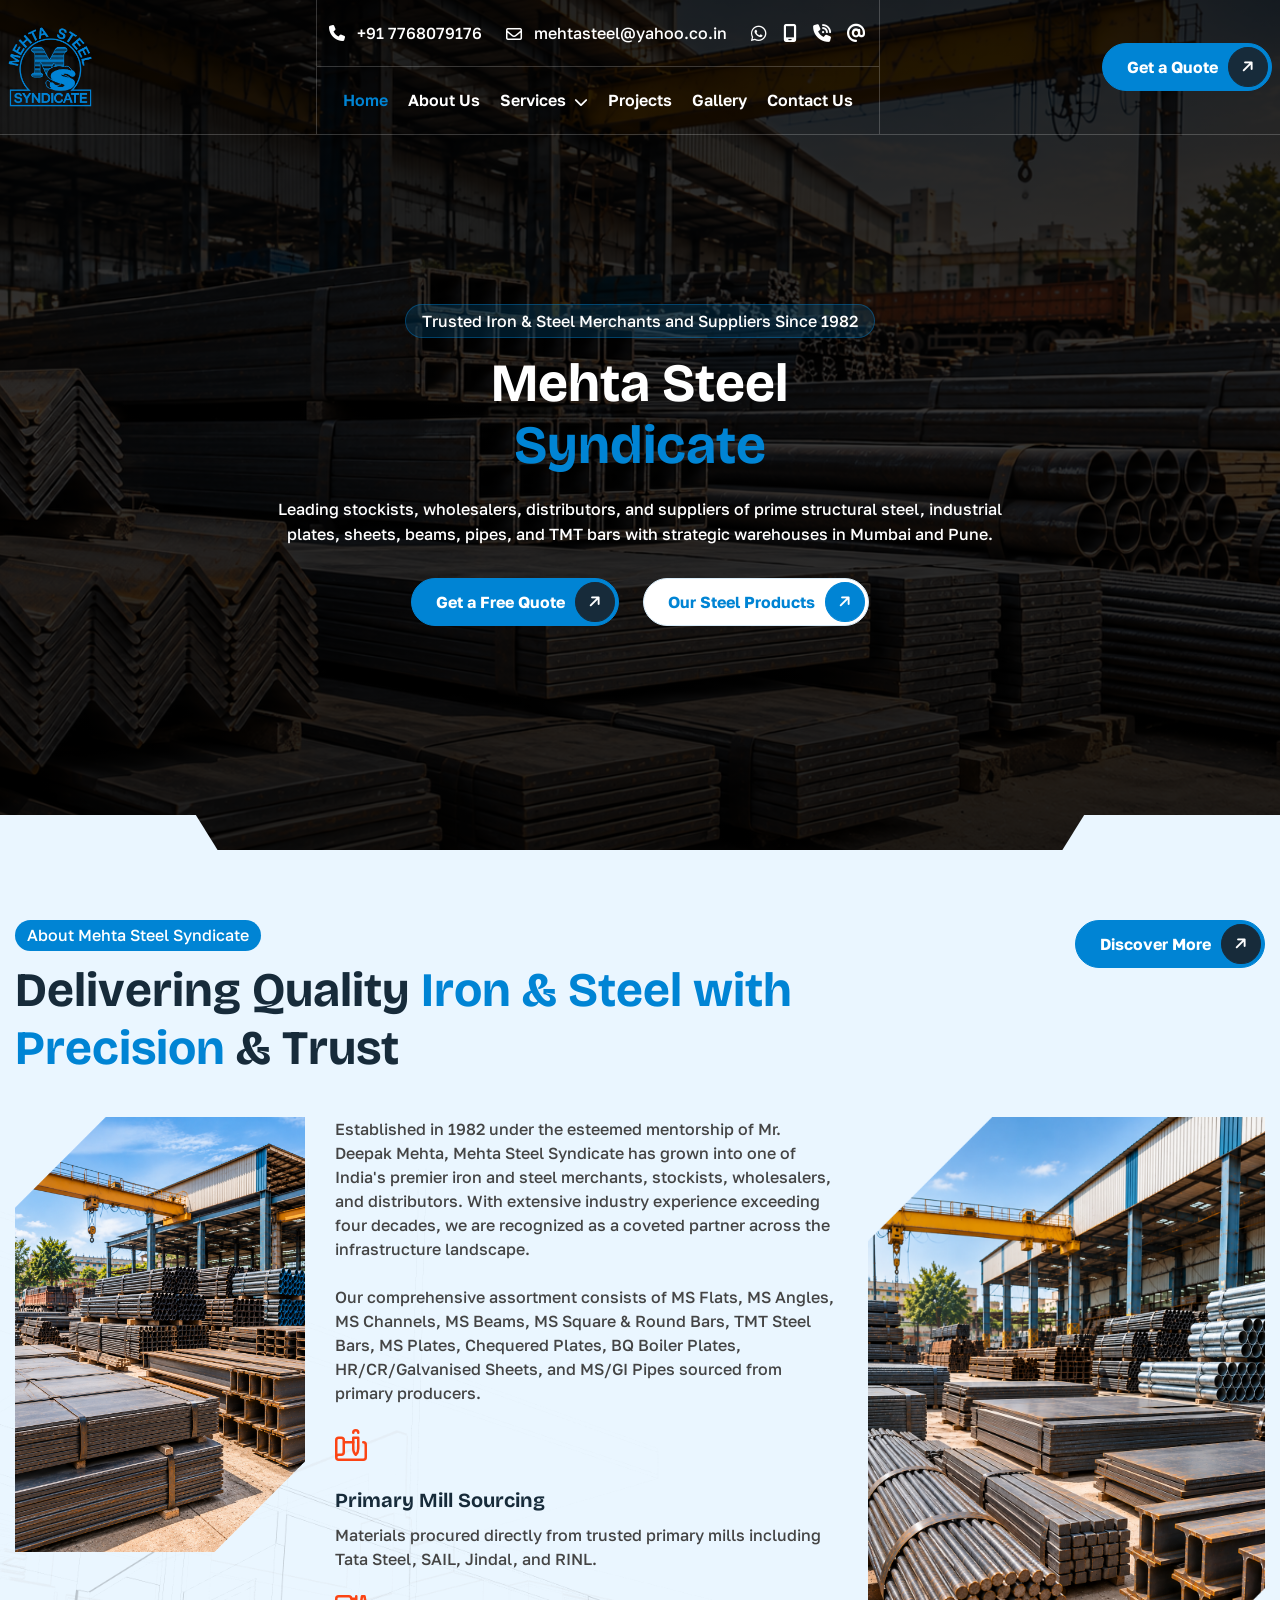
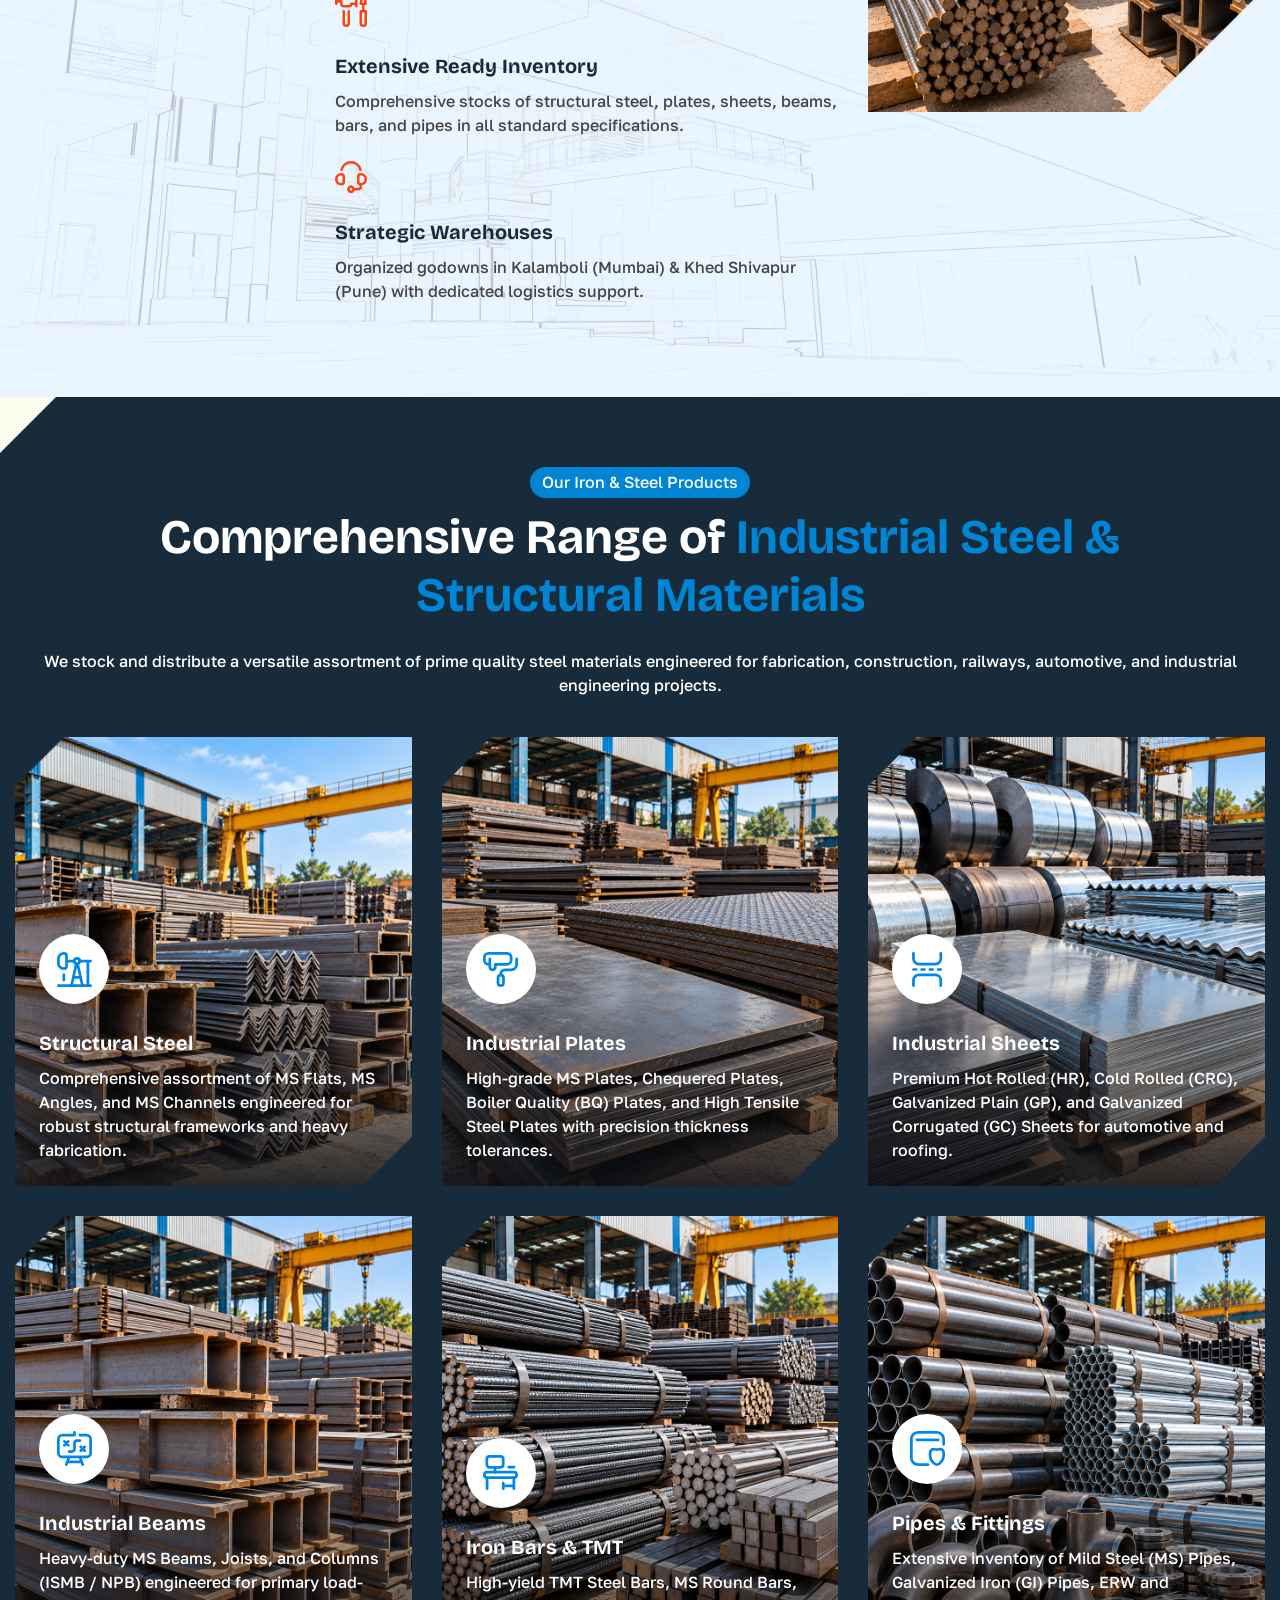
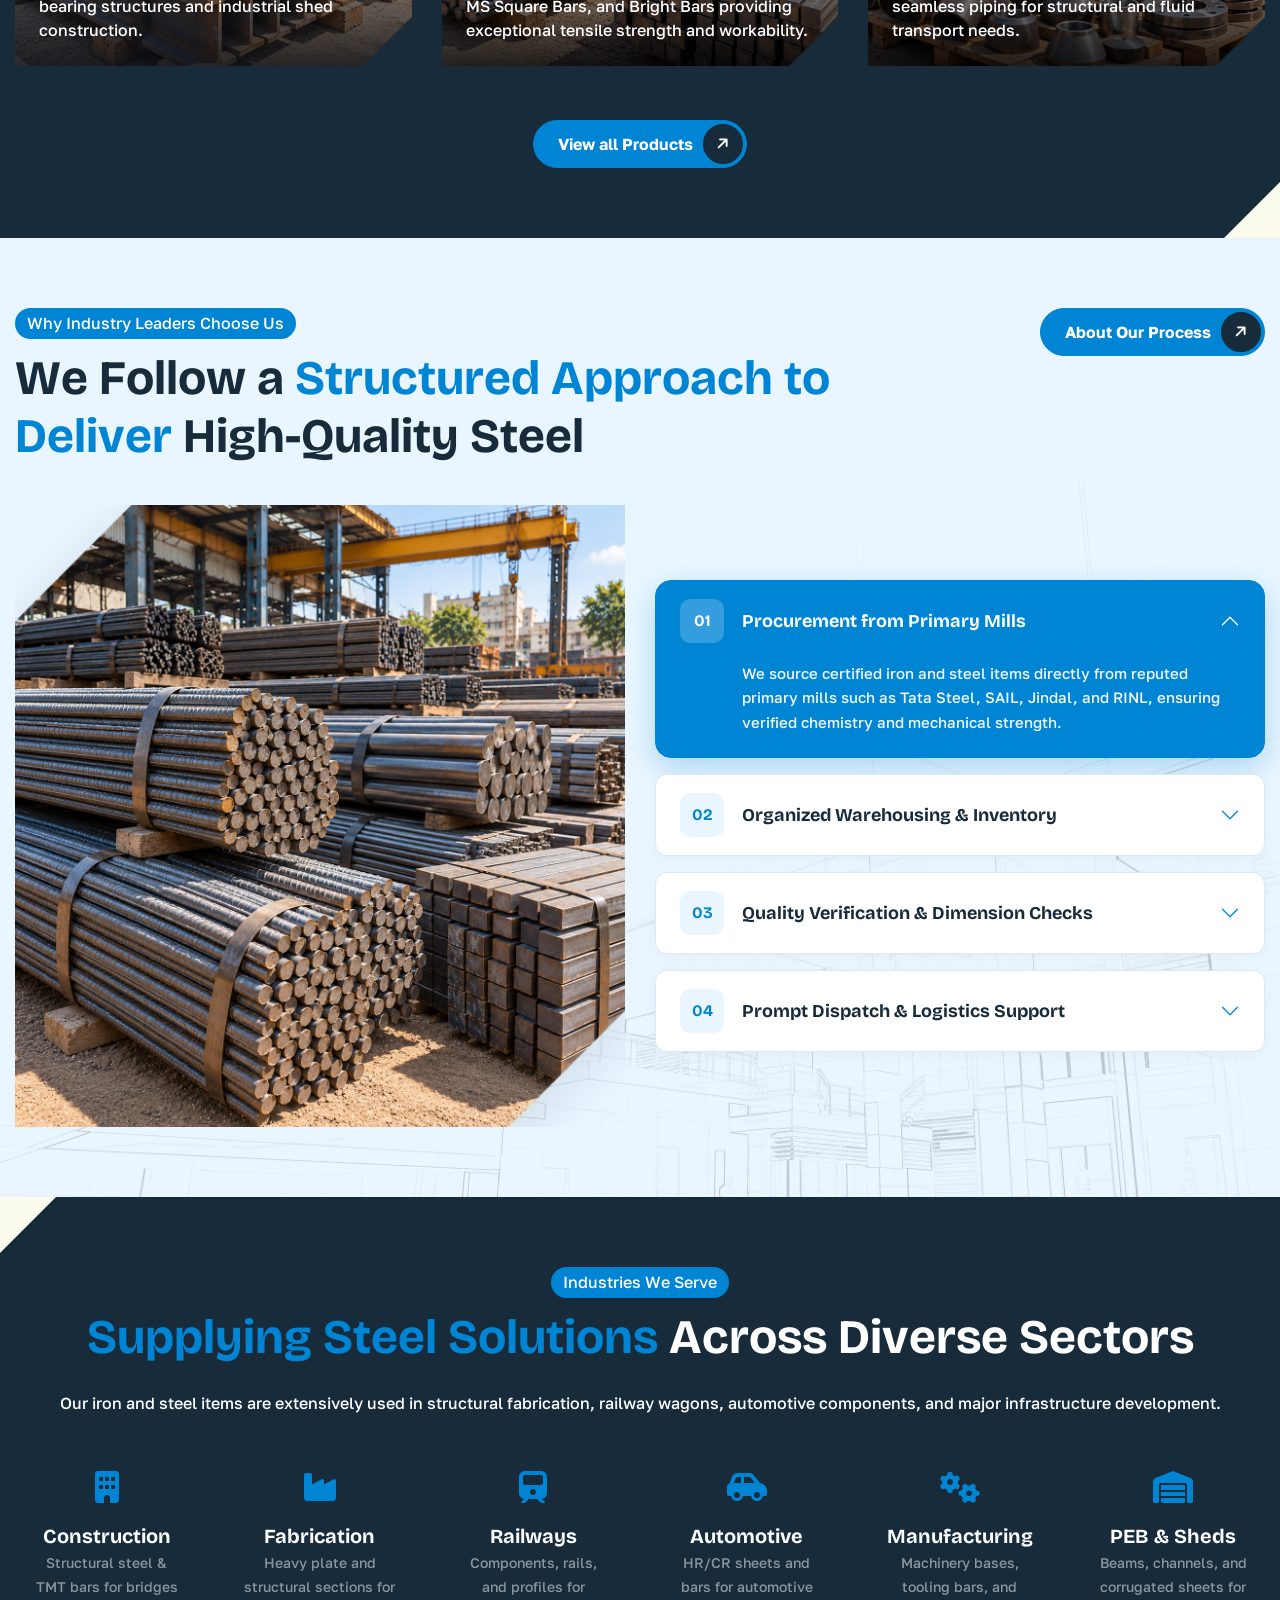
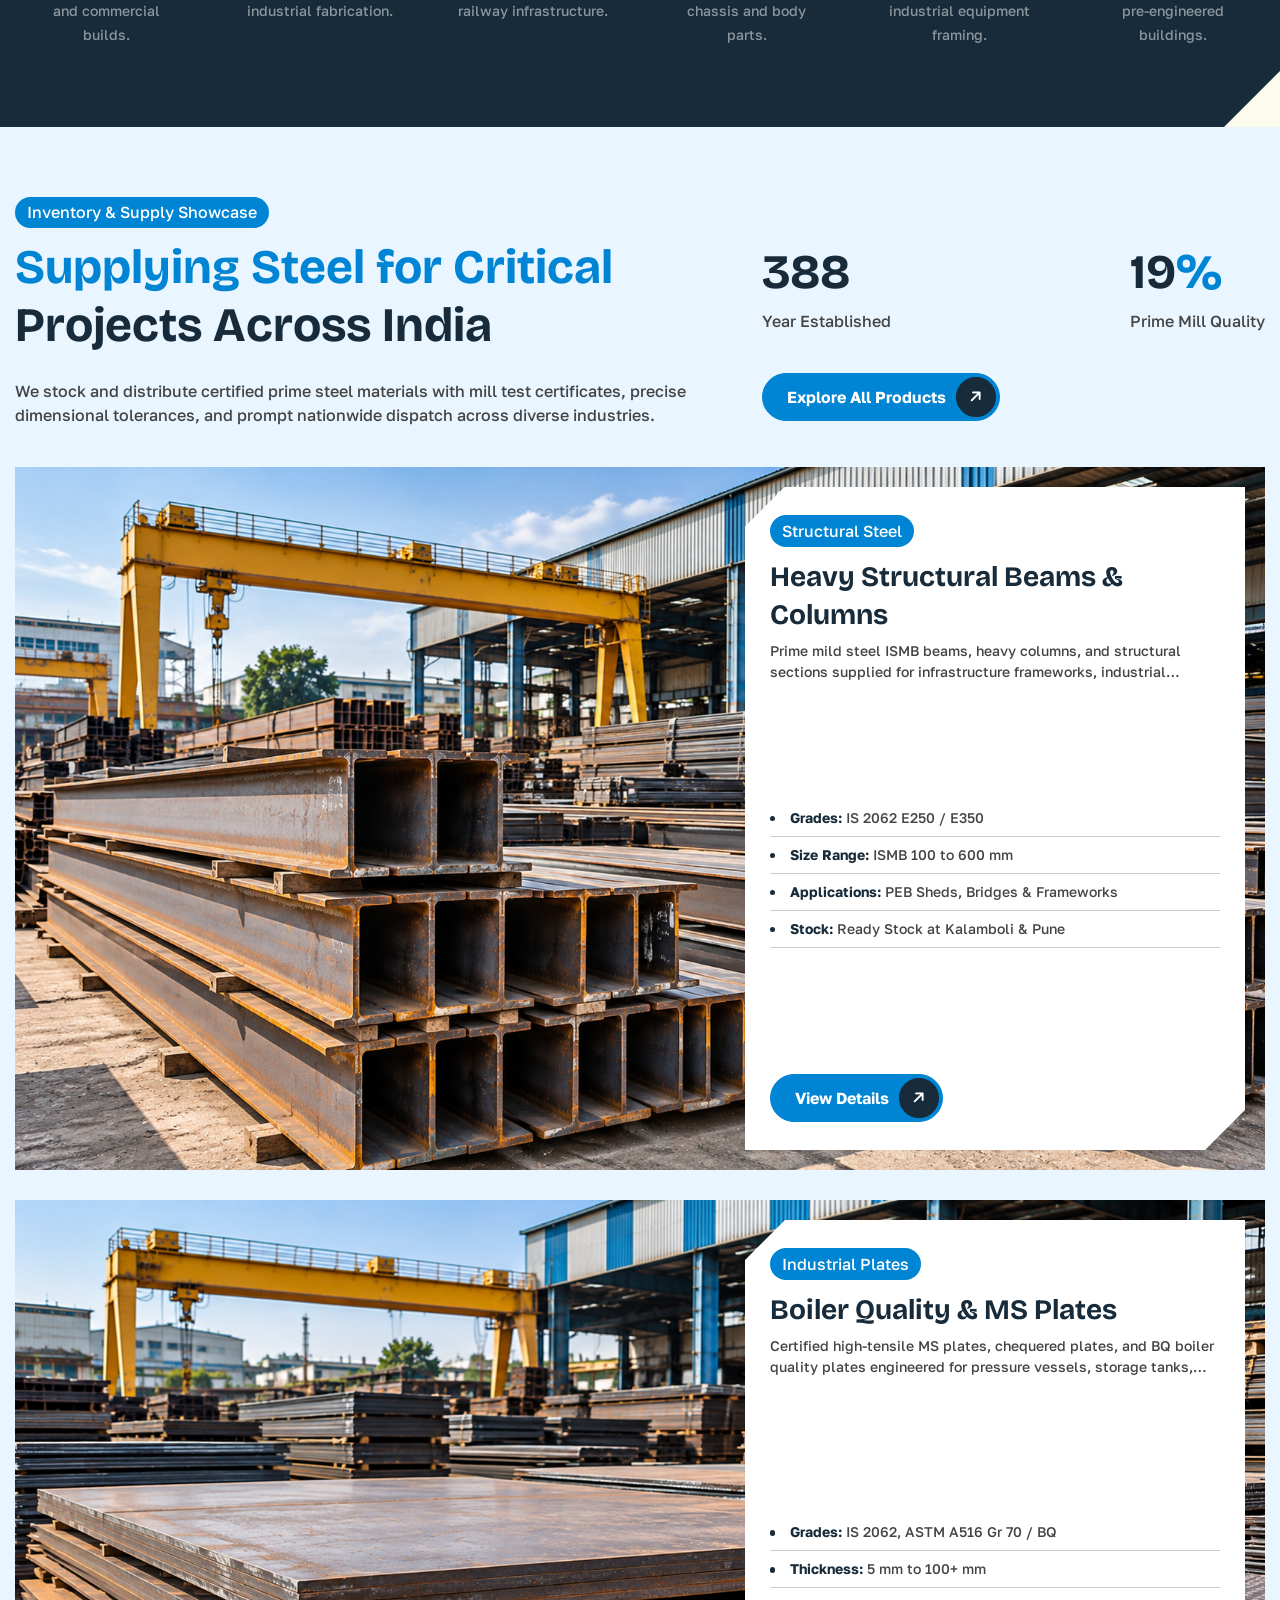
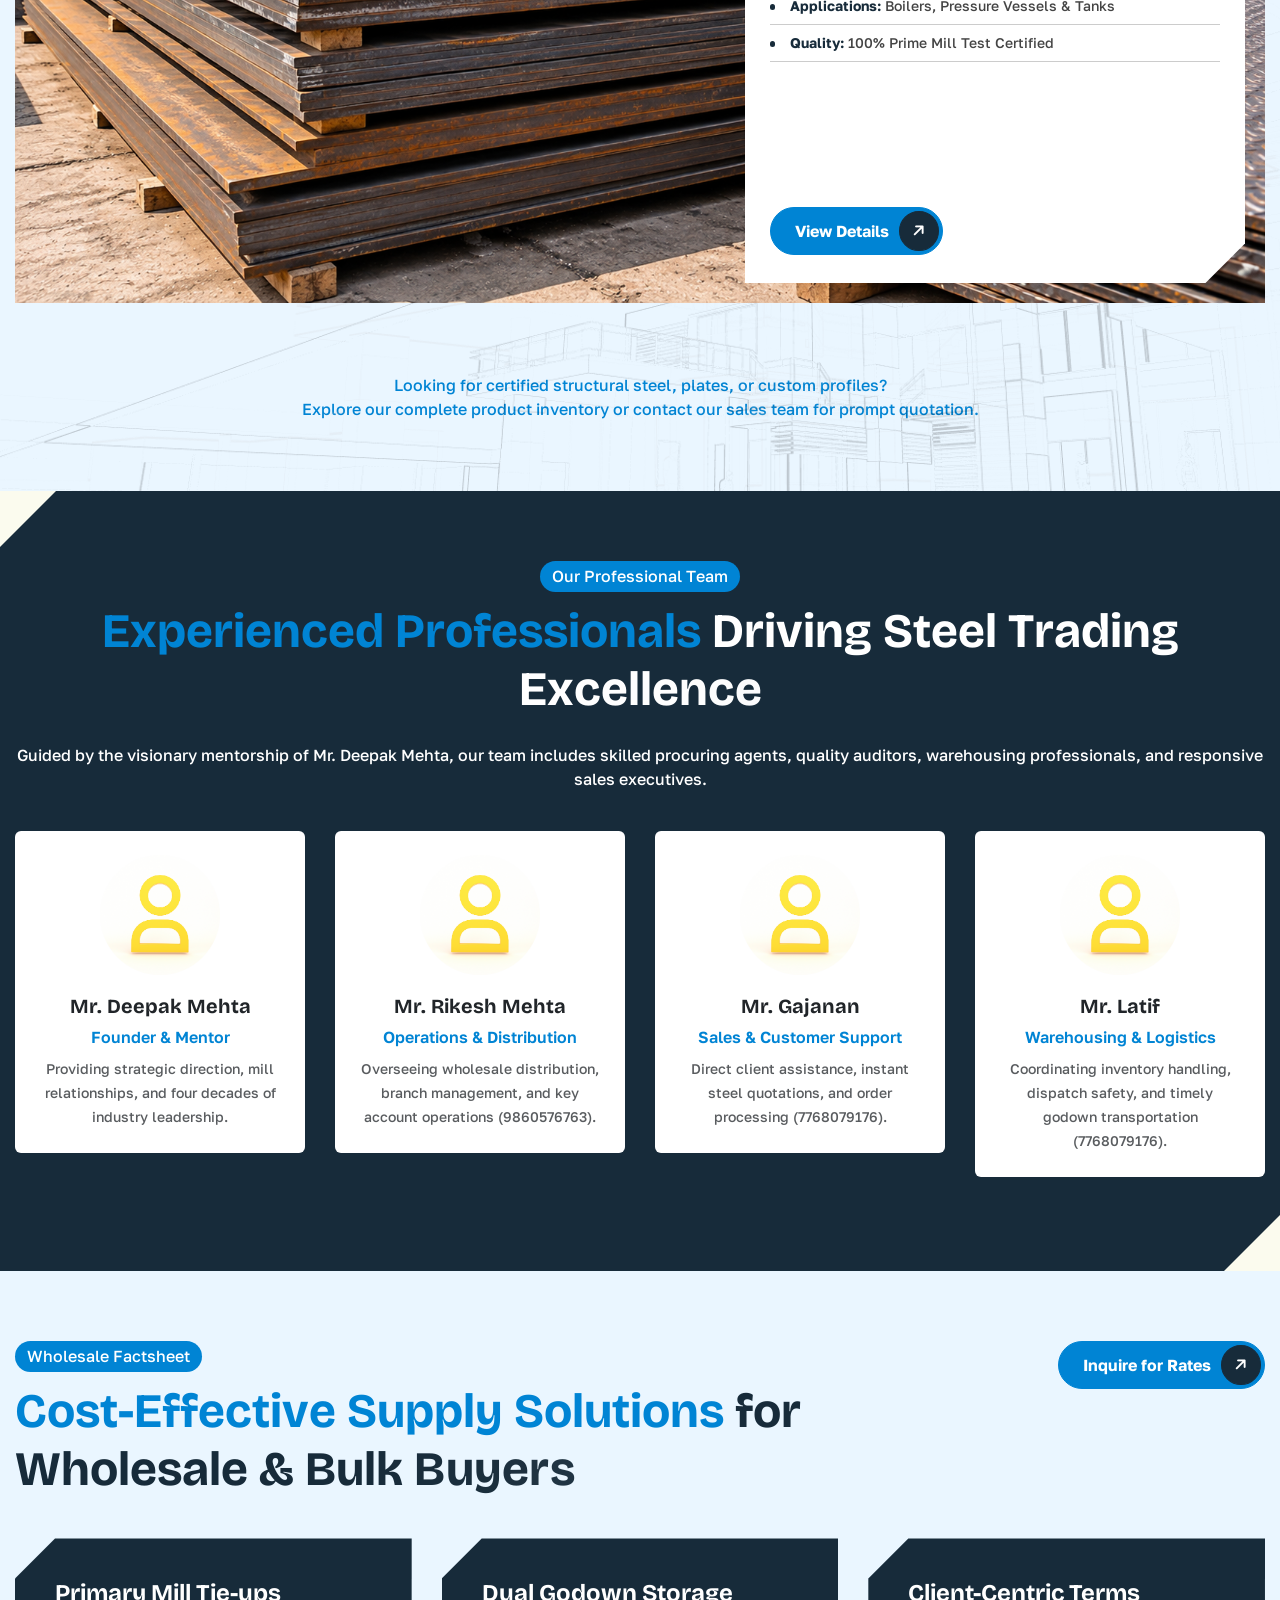
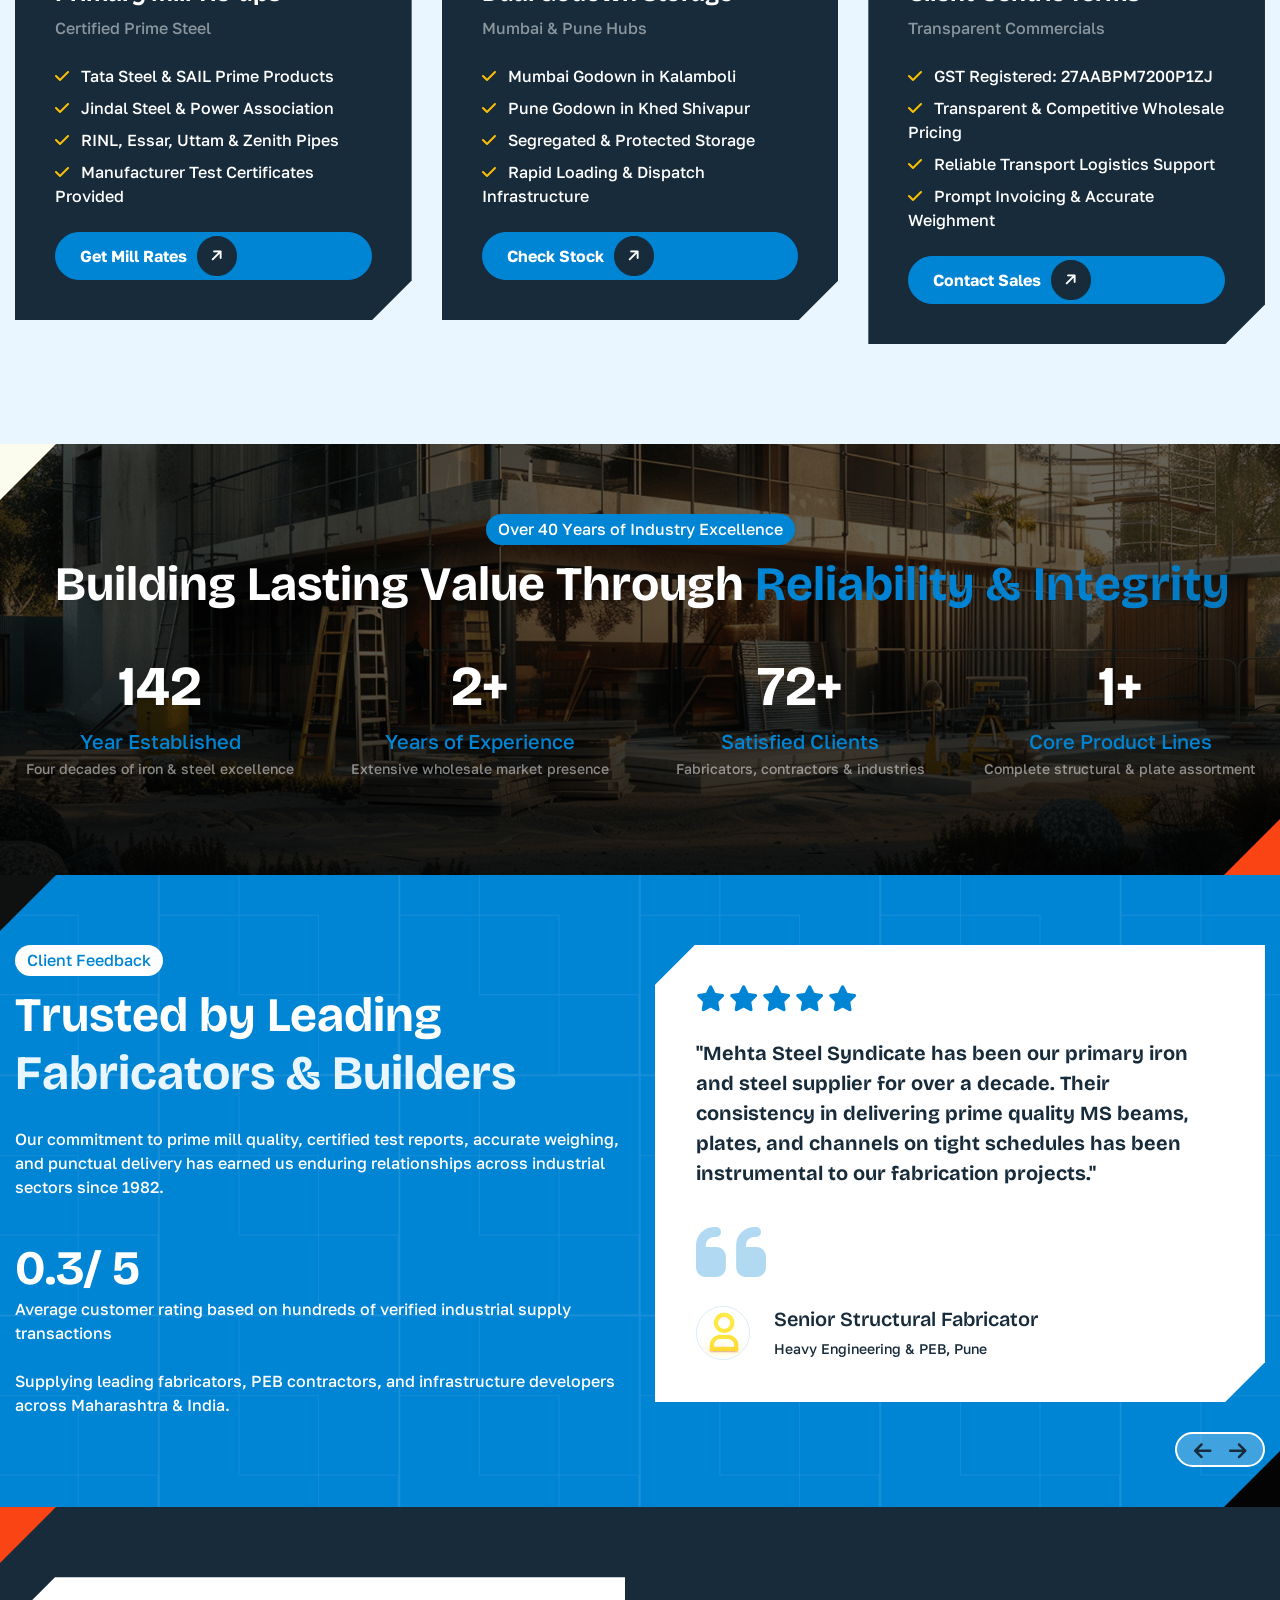
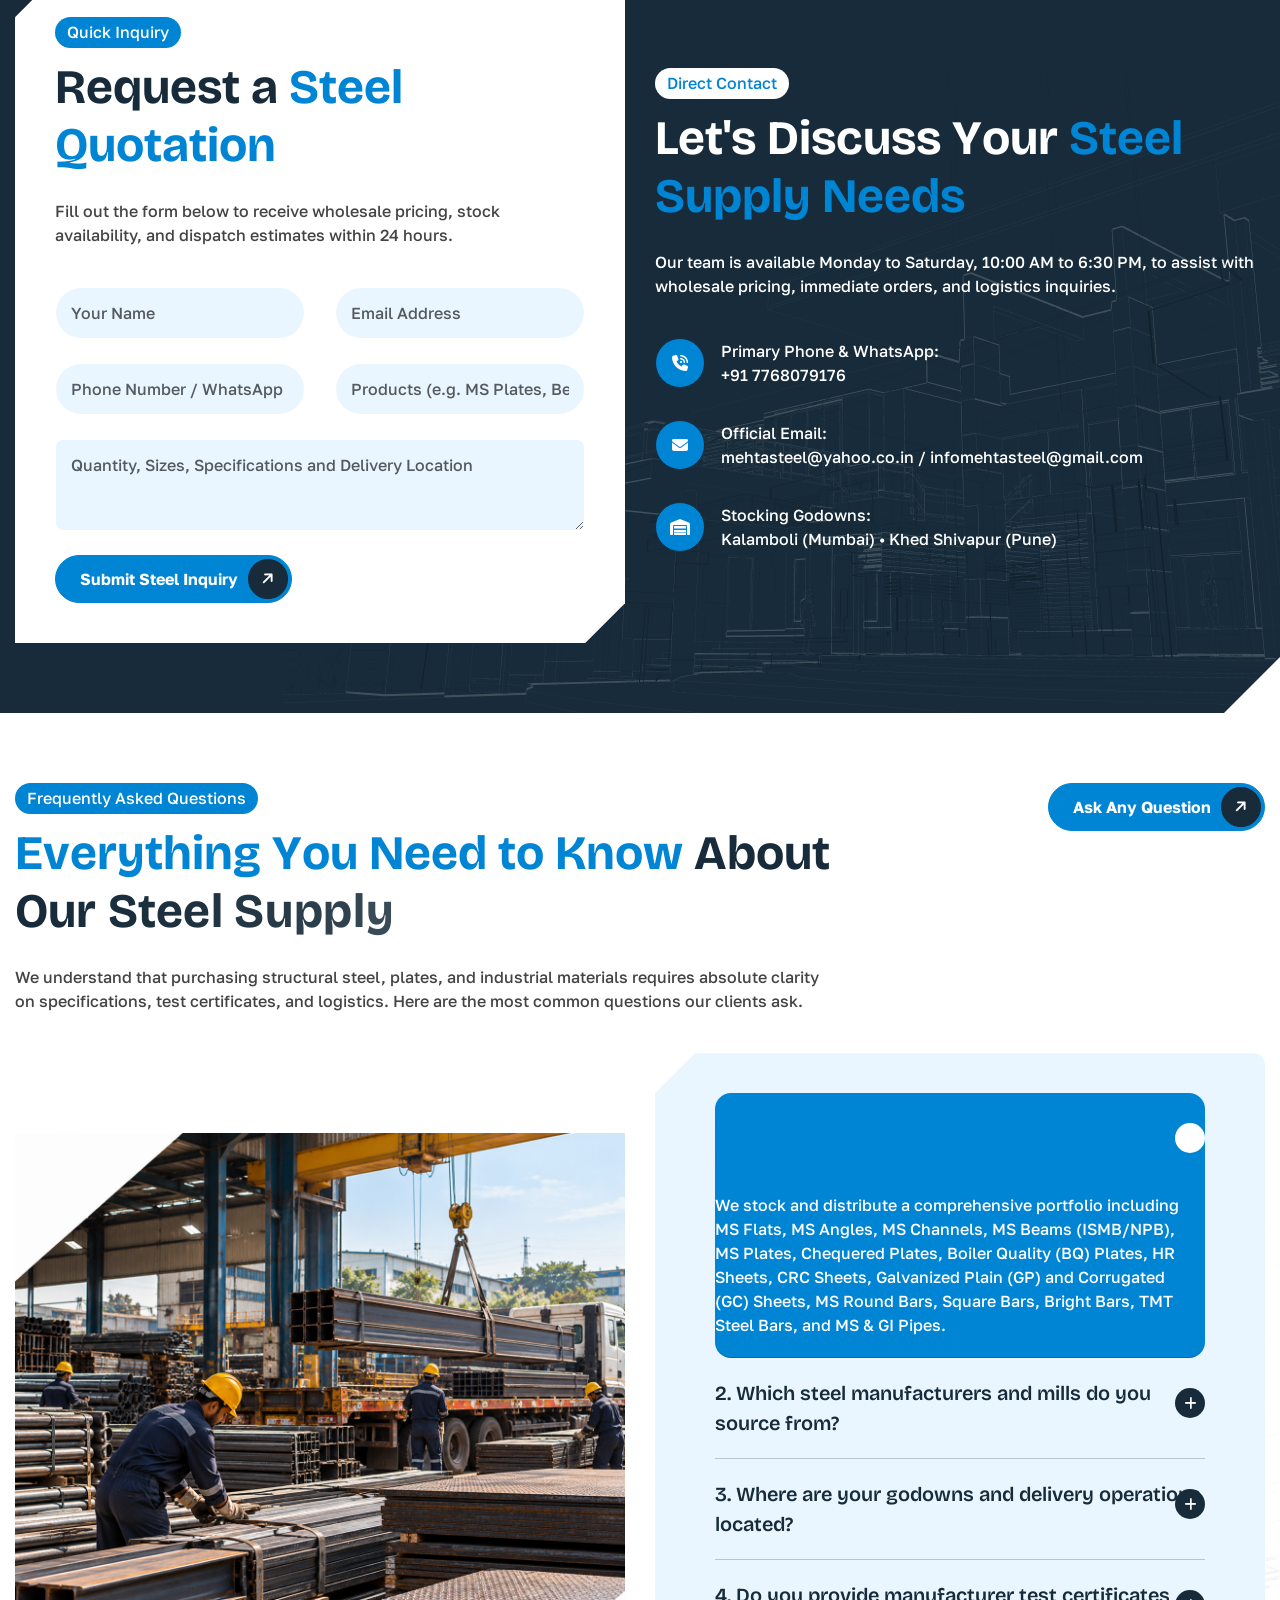
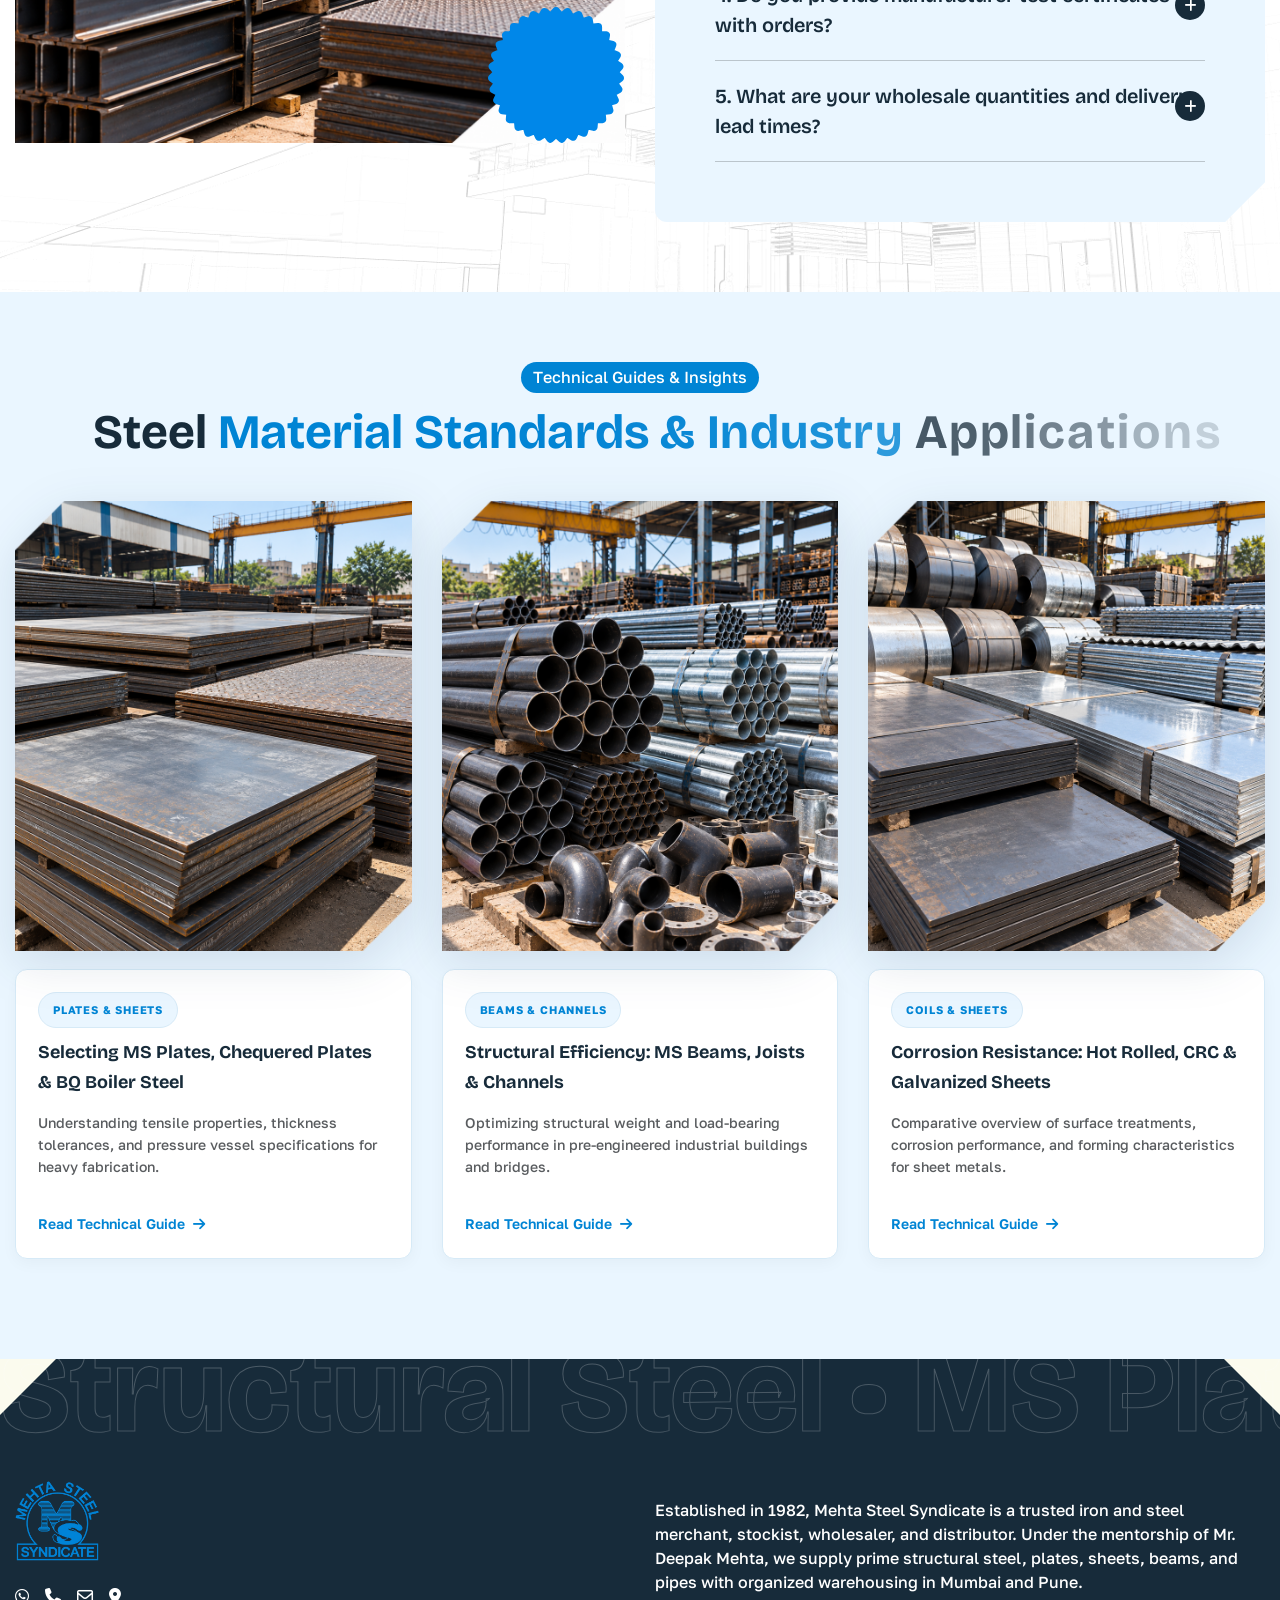
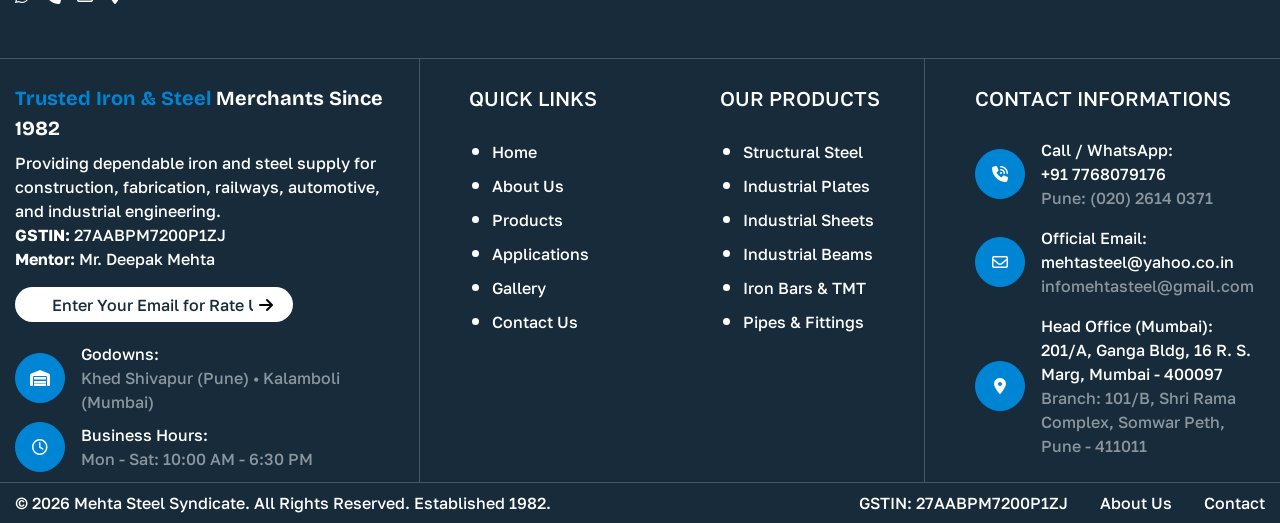
<file: index.html>
<!DOCTYPE html>
<html lang="zxx">

<head>
    <!-- Meta -->
    <meta charset="utf-8">
    <meta http-equiv="X-UA-Compatible" content="IE=edge">
    <meta name="viewport" content="width=device-width, initial-scale=1.0">
    <meta name="description" content="Mehta Steel Syndicate - Leading iron and steel merchants, stockists, wholesalers, distributors, and suppliers of structural steel, MS plates, beams, channels, sheets, pipes, and TMT bars in Mumbai & Pune since 1982.">
    <meta name="keywords" content="">
    <meta name="robots" content="max-image-preview:large">
    <!-- Page Title -->
    <title>Mehta Steel Syndicate | Iron & Steel Merchants, Stockists & Suppliers Since 1982</title>
    <!-- Favicon Icon -->
    <link rel="shortcut icon" type="image/x-icon" href="assets/images/favicon.png">
    <!-- Bootstrap Css Link -->
    <link href="assets/css/bootstrap.min.css" rel="stylesheet" media="screen">
    <!-- Swiper Css -->
    <link rel="stylesheet" href="assets/css/swiper-bundle.min.css">
    <!-- Mouse Cursor Css File -->
    <link rel="stylesheet" href="assets/css/mousecursor.css">
    <!-- Magnific Popup Css File -->
    <link rel="stylesheet" href="assets/css/magnific-popup.css">
    <!-- Font Awesome Icon Css (CDN) -->
    <link rel="stylesheet" href="https://cdnjs.cloudflare.com/ajax/libs/font-awesome/6.7.2/css/all.min.css" integrity="sha512-Evv84Mr4kqVGRNSgIGL/F/aIDqQb7xQ2vcrdIwxfjThSH8CSR7PBEakCr51Ck+w+/U6swU2Im1vVX0SVk9ABhg==" crossorigin="anonymous" referrerpolicy="no-referrer">
    <!-- Font Awesome Icon Css (Local Fallback) -->
    <link href="assets/css/all.min.css" rel="stylesheet" media="screen">
    <!-- SlickNav Css -->
    <link href="assets/css/slicknav.min.css" rel="stylesheet">
    <!-- Animation On Scroll Css File -->
    <link href="assets/css/aos.css" rel="stylesheet">
    <!-- Google Fonts Link-->
    <link rel="preconnect" href="https://fonts.googleapis.com">
    <link rel="preconnect" href="https://fonts.gstatic.com" crossorigin>
    <!-- Bricolage Grotesque Fonts Link -->
    <link href="https://fonts.googleapis.com/css2?family=Bricolage+Grotesque:opsz,wght@12..96,200..800&display=swap" rel="stylesheet">
    <!-- Golos Text Fonts Link -->
    <link href="https://fonts.googleapis.com/css2?family=Golos+Text:wght@400..900&display=swap" rel="stylesheet">
    <!-- Main Custom Css -->
    <link href="assets/css/custom.css" rel="stylesheet" media="screen">
</head>

<body>
    <!-- Preloader Start -->
    <div class="sis-preloader">
        <div class="sis-loading-container">
            <div class="sis-loading"></div>
            <div class="sis-loading-icon">
                <figure class="sis-reveal">
                    <img src="assets/images/loader.png" alt="Mehta Steel Syndicate">
                </figure>
            </div>
        </div>
    </div>
    <!-- Preloader End -->
    <!-- Header New Start -->
    <header id="sisf-page-header" class="sisf-main-header sisf-standerd-header">
        <div id="sisf-page-header-inner" class="sisf-skin--light position-relative d-flex align-items-center">
            <div class="container px-2">
                <!-- Logo Start -->
                <a class="navbar-brand sisf-header-logo-link mobile-block" href="index.html">
               <img src="assets/UPDATED-LOGO.png" alt="Logo">
               </a>
                <!-- Logo End -->
                <div class="sisf-centered-header-wrapper sisf--header d-flex justify-content-between align-items-center">
                    <!-- Logo Start -->
                    <a class="navbar-brand sisf-header-logo-link" href="index.html">
                  <img src="assets/UPDATED-LOGO.png" alt="Logo">
                  </a>
                    <!-- Logo End -->
                    <nav class="navbar navbar-expand-lg d-block text-center">
                        <div class="sis-header-top">
                            <div class="sis-header_col">
                                <div class="sisf-widget-holder">
                                    <div class="sisf-top-bar-widget d-flex align-items-center gap-4">
                                        <div class="sisf-icon-list-item sisf-icon--icon-pack">
                                            <a href="tel:+917768079176" target="_self">                  
                                                <span class="sisf-e-title-inner">                           
                                                    <span class="sisf-e-title-text"><i class="fa-solid pe-2 fa-phone"></i> +91 7768079176</span>
                                                </span>                 
                                            </a>
                                        </div>
                                        <div class="mail-us">
                                            <a href="mailto:mehtasteel@yahoo.co.in"><span class="sisf-e-title-text"><i class="fa-regular fa-envelope pe-2"></i> mehtasteel@yahoo.co.in</span></a>
                                        </div>
                                        <div class="social-icons-link">
                                            <ul class="list-unstyled p-0 m-0">
                                                <li class="me-3"><a href="https://wa.me/917768079176" target="_blank" rel="noopener noreferrer" title="WhatsApp"><i class="fa-brands fa-whatsapp"></i></a></li>
                                                <li class="me-3"><a href="tel:+919860576763" title="Mobile: Rikesh Mehta (+91 9860576763)"><i class="fa-solid fa-mobile-screen"></i></a></li>
                                                <li class="me-3"><a href="tel:02026140371" title="Pune Office: (020) 2614 0371"><i class="fa-solid fa-phone-volume"></i></a></li>
                                                <li><a href="mailto:infomehtasteel@gmail.com" title="Email: infomehtasteel@gmail.com"><i class="fa-solid fa-at"></i></a></li>
                                            </ul>
                                        </div>
                                    </div>
                                </div>
                            </div>
                        </div>
                        <!-- Main Menu Start -->
                        <div class="collapse navbar-collapse sis-main-menu p-3">
                            <div class="nav-menu-wrapper">
                                <ul class="navbar-nav" id="menu">
                                    <li class="nav-item">
                                        <a class="nav-link" href="index.html">Home</a>
                                    </li>
                                    <li class="nav-item"><a class="nav-link" href="about.html">About Us</a></li>
                                    <li class="nav-item submenu">
                                        <a class="nav-link" href="service.html">Services<i class="fas fa-chevron-down custom-toggle-icon ps-2"></i></a>
                                        <ul class="sub-menu">
                                            <li class="nav-item"><a class="nav-link" href="service.html">Our Services</a></li>
                                            <li class="nav-item"><a class="nav-link" href="service/service-single/service-single.html">Service Detail</a></li>
                                        </ul>
                                    </li>
                                    <li class="nav-item"><a class="nav-link" href="projects.html">Projects</a></li>
                                    <li class="nav-item"><a class="nav-link" href="gallery.html">Gallery</a></li>
                                    <li class="nav-item"><a class="nav-link" href="contact.html">Contact Us</a></li>
                                </ul>
                            </div>
                        </div>
                        <!-- Main Menu End -->
                    </nav>
                    <div class="sisf-widget-holder sisf--two d-flex align-items-center">
                        <div class="header-btn">
                            <a href="contact.html" class="sis-btn-default">Get a Quote<i class="fa-solid fa-arrow-right"></i></a>
                        </div>
                    </div>
                </div>
                <div class="navbar-toggle"></div>
                <div class="responsive-menu"></div>
            </div>
        </div>
    </header>
    <!-- Header New End -->
    <!-- Hero Section Start -->
    <div class="sis-hero hero-slider home-page">
        <div class="hero-slider-layout sis-comman-bg position-relative">
            <div class="hero-swiper">
                <div class="hero-slide">

                    <div class="sisf-shape-box"></div>
                    <div class="sis-shape-box"></div>
                    <div class="hero-slider-image">
                        <img src="assets/hero.png" alt="Mehta Steel Syndicate Stockist">
                    </div>
                    <!-- Content Start -->
                    <div class="container">
                        <div class="row justify-content-center">
                            <div class="col-lg-10 col-xl-8">
                                <!-- Hero Content Start -->
                                <div class="hero-content text-center">
                                    <!-- Hero Title Start -->
                                    <div class="sis-section-title text-center">
                                        <span class="sisf-subtitle sisf-e-colored sis-text-anime-style-3 d-inline-block">Trusted Iron &amp; Steel Merchants and Suppliers Since 1982</span>
                                        <h1 class="text-white sis-text-anime-style-3 text-center" data-cursor="-opaque">Mehta Steel <br><span class="sisf-e-colored">Syndicate</span></h1>
                                        <div class="sisf-m-text mx-auto" data-aos="fade-up" data-aos-delay="100">
                                            <p class="text-white text-center mx-auto">Leading stockists, wholesalers, distributors, and suppliers of prime structural steel, industrial plates, sheets, beams, pipes, and TMT bars with strategic warehouses in Mumbai and Pune.</p>
                                        </div>
                                        <div class="button-group d-flex align-items-center justify-content-center flex-wrap gap-4">
                                            <div class="sisf-m-button" data-aos="fade-up" data-aos-delay="300">
                                                <a href="contact.html" class="sis-btn-default">Get a Free Quote <i class="fa-solid fa-arrow-right"></i></a>
                                            </div>
                                            <div class="sisf-m-button" data-aos="fade-up" data-aos-delay="500">
                                                <a href="service.html" class="sis-btn-default btn-dark">Our Steel Products <i class="fa-solid fa-arrow-right"></i></a>
                                            </div>
                                        </div>
                                    </div>
                                    <!-- Hero Title End -->
                                </div>
                                <!-- Hero Content End -->
                            </div>
                        </div>
                    </div>
                    <!-- Content End -->
                </div>
            </div>
        </div>
    </div>
    <!-- Hero Section End -->
    <!-- About Us Section Start -->
    <div class="sis-about-us-section sis-comman-bg position-relative section">
        <div class="sisf-sis-bottom-left-image">
            <figure>
                <img src="assets/images/page-image.png" alt="Mehta Steel Syndicate Facilities">
            </figure>
        </div>
        <div class="container">
            <div class="row">
                <div class="col-lg-9">
                    <!-- Setion Title Start -->
                    <div class="sisf-sis-section-title sis-section-title">
                        <span class="sisf-m-subtitle sis-text-anime-style-3">About Mehta Steel Syndicate</span>
                        <h2 class="sisf-m-title sis-text-anime-style-3">Delivering Quality <span class="sisf-e-colored">Iron &amp; Steel with Precision</span> &amp; Trust</h2>
                    </div>
                    <!-- Setion Title End -->
                </div>
                <div class="col-lg-3">
                    <!-- Setion Title Start -->
                    <div class="sisf-sis-section-title text-end mb-0 sis-section-title">
                        <div class="sisf-m-button d-inline-block" data-aos="fade-up" data-aos-delay="500">
                            <a href="about.html" class="sis-btn-default">Discover More <i class="fa-solid fa-arrow-right"></i></a>
                        </div>
                    </div>
                    <!-- Setion Title End -->
                </div>
            </div>
            <div class="row">
                <div class="col-md-3">
                    <div class="sis-about-left-image">
                        <figure class="sis-reveal sis-image-anime">
                            <img src="assets/Industrial Steel Yard Under Crane-2.png" class="w-100" alt="Mehta Steel Quality Stock">
                        </figure>
                    </div>
                </div>
                <div class="col-md-5">
                    <div class="sisf-m-text" data-aos="fade-up" data-aos-delay="100">
                        <p>Established in 1982 under the esteemed mentorship of Mr. Deepak Mehta, Mehta Steel Syndicate has grown into one of India's premier iron and steel merchants, stockists, wholesalers, and distributors. With extensive industry experience exceeding four decades, we are recognized as a coveted partner across the infrastructure landscape.</p>
                    </div>
                    <div class="sisf-m-text" data-aos="fade-up" data-aos-delay="300">
                        <p>Our comprehensive assortment consists of MS Flats, MS Angles, MS Channels, MS Beams, MS Square &amp; Round Bars, TMT Steel Bars, MS Plates, Chequered Plates, BQ Boiler Plates, HR/CR/Galvanised Sheets, and MS/GI Pipes sourced from primary producers.</p>
                    </div>
                    <div class="sisf-e-about-content" data-aos="fade-up" data-aos-delay="100">
                        <div class="sis-e-inner">
                            <div class="sisf-m-icon mb-4">
                                <figure>
                                    <img src="assets/images/about-icon1.svg" alt="Primary Mill Sourcing">
                                </figure>
                            </div>
                            <div class="sis-e-content">
                                <div class="sis-e-title mb-2">
                                    <h3>Primary Mill Sourcing</h3>
                                </div>
                                <div class="sis-e-text">
                                    <p>Materials procured directly from trusted primary mills including Tata Steel, SAIL, Jindal, and RINL.</p>
                                </div>
                            </div>
                        </div>
                    </div>
                    <div class="sisf-e-about-content" data-aos="fade-up" data-aos-delay="300">
                        <div class="sis-e-inner">
                            <div class="sisf-m-icon mb-4">
                                <figure>
                                    <img src="assets/images/about-icon2.svg" alt="Extensive Inventory">
                                </figure>
                            </div>
                            <div class="sis-e-content">
                                <div class="sis-e-title mb-2">
                                    <h3>Extensive Ready Inventory</h3>
                                </div>
                                <div class="sis-e-text">
                                    <p>Comprehensive stocks of structural steel, plates, sheets, beams, bars, and pipes in all standard specifications.</p>
                                </div>
                            </div>
                        </div>
                    </div>
                    <div class="sisf-e-about-content" data-aos="fade-up" data-aos-delay="500">
                        <div class="sis-e-inner">
                            <div class="sisf-m-icon mb-4">
                                <figure>
                                    <img src="assets/images/about-icon3.svg" alt="Warehousing Support">
                                </figure>
                            </div>
                            <div class="sis-e-content">
                                <div class="sis-e-title mb-2">
                                    <h3>Strategic Warehouses</h3>
                                </div>
                                <div class="sis-e-text">
                                    <p>Organized godowns in Kalamboli (Mumbai) &amp; Khed Shivapur (Pune) with dedicated logistics support.</p>
                                </div>
                            </div>
                        </div>
                    </div>
                </div>
                <div class="col-md-4">
                    <div class="sis-about-right-image">
                        <figure class="sis-reveal sis-image-anime">
                            <img src="assets/Industrial Steel Yard Under Gantry Crane.png" class="w-100" alt="Mehta Steel Warehousing and Supply">
                        </figure>
                    </div>
                </div>
            </div>
        </div>
    </div>
    <!-- About Us Section End -->
        <!-- Services Section Start -->
    <div class="sis-services-section sis-page-background position-relative section">
        <div class="sisf-sis-bottom-right-image">
            <figure>
                <img src="assets/images/bottom-right.svg" alt="Mehta Steel Pattern">
            </figure>
        </div>
        <div class="sisf-sis-top-left-image">
            <figure>
                <img src="assets/images/top-left.svg" alt="Mehta Steel Pattern">
            </figure>
        </div>
        <div class="sisf-sis-top-right-image inner">

        </div>

        <div class="container">
            <div class="row">
                <div class="col-12">
                    <!-- Setion Title Start -->
                    <div class="sisf-sis-section-title text-center sis-section-title">
                        <span class="sisf-m-subtitle sis-text-anime-style-3">Our Iron &amp; Steel Products</span>
                        <h2 class="sisf-m-title text-white sis-text-anime-style-3">Comprehensive Range of <span class="sisf-e-colored">Industrial Steel &amp;<br> Structural Materials</span></h2>
                        <div class="sisf-m-text" data-aos="fade-up" data-aos-delay="100">
                            <p class="text-white">We stock and distribute a versatile assortment of prime quality steel materials engineered for fabrication, construction, railways, automotive, and industrial engineering projects.</p>
                        </div>
                    </div>
                    <!-- Setion Title End -->
                </div>
            </div>
            <div class="row">
                <!-- Service 1: Structural Steel -->
                <div class="col-lg-4 col-md-6">
                    <div class="sisf-service-list-item" data-aos="fade-up" data-aos-delay="100">
                        <div class="sisf-e-inner">
                            <!-- Image Start -->
                            <div class="sisf-service-image">
                                <a href="service/service-single/service-single.html" class="sisf-sis-page-link position-relative">
                                    <figure>
                                        <img src="assets/images/Structural Steel.png" class="w-100" alt="Structural Steel - MS Flats, Angles &amp; Channels">
                                    </figure>
                                </a>
                            </div>
                            <!-- Image End -->
                            <!-- Content Start -->
                            <div class="sisf-e-content">
                                <div class="sisf-service-icon-image mb-4">
                                    <figure>
                                        <img src="assets/images/service-icon1.svg" alt="Structural Steel Icon">
                                    </figure>
                                </div>
                                <div class="sisf-sis-e-title mb-2">
                                    <h3 class="sisf-e-title">
                                        <a href="service/service-single/service-single.html" class="text-white">Structural Steel</a>
                                    </h3>
                                </div>
                                <div class="sisf-e-text">
                                    <p class="mb-0 text-white">Comprehensive assortment of MS Flats, MS Angles, and MS Channels engineered for robust structural frameworks and heavy fabrication.</p>
                                </div>
                            </div>
                            <!-- Content End -->
                        </div>
                    </div>
                </div>

                <!-- Service 2: Industrial Plates -->
                <div class="col-lg-4 col-md-6">
                    <div class="sisf-service-list-item" data-aos="fade-up" data-aos-delay="300">
                        <div class="sisf-e-inner">
                            <!-- Image Start -->
                            <div class="sisf-service-image">
                                <a href="service/service-single/service-single.html" class="sisf-sis-page-link position-relative">
                                    <figure>
                                        <img src="assets/images/Industrial Plates.png" class="w-100" alt="Industrial Plates - MS &amp; Boiler Quality Plates">
                                    </figure>
                                </a>
                            </div>
                            <!-- Image End -->
                            <!-- Content Start -->
                            <div class="sisf-e-content">
                                <div class="sisf-service-icon-image mb-4">
                                    <figure>
                                        <img src="assets/images/service-icon2.svg" alt="Industrial Plates Icon">
                                    </figure>
                                </div>
                                <div class="sisf-sis-e-title mb-2">
                                    <h3 class="sisf-e-title">
                                        <a href="service/service-single/service-single.html" class="text-white">Industrial Plates</a>
                                    </h3>
                                </div>
                                <div class="sisf-e-text">
                                    <p class="mb-0 text-white">High-grade MS Plates, Chequered Plates, Boiler Quality (BQ) Plates, and High Tensile Steel Plates with precision thickness tolerances.</p>
                                </div>
                            </div>
                            <!-- Content End -->
                        </div>
                    </div>
                </div>

                <!-- Service 3: Industrial Sheets -->
                <div class="col-lg-4 col-md-6">
                    <div class="sisf-service-list-item" data-aos="fade-up" data-aos-delay="500">
                        <div class="sisf-e-inner">
                            <!-- Image Start -->
                            <div class="sisf-service-image">
                                <a href="service/service-single/service-single.html" class="sisf-sis-page-link position-relative">
                                    <figure>
                                        <img src="assets/images/Industrial Sheets.png" class="w-100" alt="Industrial Sheets - HR, CR, GP &amp; GC Sheets">
                                    </figure>
                                </a>
                            </div>
                            <!-- Image End -->
                            <!-- Content Start -->
                            <div class="sisf-e-content">
                                <div class="sisf-service-icon-image mb-4">
                                    <figure>
                                        <img src="assets/images/service-icon3.svg" alt="Industrial Sheets Icon">
                                    </figure>
                                </div>
                                <div class="sisf-sis-e-title mb-2">
                                    <h3 class="sisf-e-title">
                                        <a href="service/service-single/service-single.html" class="text-white">Industrial Sheets</a>
                                    </h3>
                                </div>
                                <div class="sisf-e-text">
                                    <p class="mb-0 text-white">Premium Hot Rolled (HR), Cold Rolled (CRC), Galvanized Plain (GP), and Galvanized Corrugated (GC) Sheets for automotive and roofing.</p>
                                </div>
                            </div>
                            <!-- Content End -->
                        </div>
                    </div>
                </div>

                <!-- Service 4: Industrial Beams -->
                <div class="col-lg-4 col-md-6">
                    <div class="sisf-service-list-item" data-aos="fade-up" data-aos-delay="100">
                        <div class="sisf-e-inner">
                            <!-- Image Start -->
                            <div class="sisf-service-image">
                                <a href="service/service-single/service-single.html" class="sisf-sis-page-link position-relative">
                                    <figure>
                                        <img src="assets/images/Industrial Beams.png" class="w-100" alt="Industrial Beams - MS Beams &amp; Joists">
                                    </figure>
                                </a>
                            </div>
                            <!-- Image End -->
                            <!-- Content Start -->
                            <div class="sisf-e-content">
                                <div class="sisf-service-icon-image mb-4">
                                    <figure>
                                        <img src="assets/images/service-icon4.svg" alt="Industrial Beams Icon">
                                    </figure>
                                </div>
                                <div class="sisf-sis-e-title mb-2">
                                    <h3 class="sisf-e-title">
                                        <a href="service/service-single/service-single.html" class="text-white">Industrial Beams</a>
                                    </h3>
                                </div>
                                <div class="sisf-e-text">
                                    <p class="mb-0 text-white">Heavy-duty MS Beams, Joists, and Columns (ISMB / NPB) engineered for primary load-bearing structures and industrial shed construction.</p>
                                </div>
                            </div>
                            <!-- Content End -->
                        </div>
                    </div>
                </div>

                <!-- Service 5: Iron Bars & TMT -->
                <div class="col-lg-4 col-md-6">
                    <div class="sisf-service-list-item" data-aos="fade-up" data-aos-delay="300">
                        <div class="sisf-e-inner">
                            <!-- Image Start -->
                            <div class="sisf-service-image">
                                <a href="service/service-single/service-single.html" class="sisf-sis-page-link position-relative">
                                    <figure>
                                        <img src="assets/images/Iron Bars & TMT.png" class="w-100" alt="Iron Bars &amp; TMT - High-Yield Steel Bars">
                                    </figure>
                                </a>
                            </div>
                            <!-- Image End -->
                            <!-- Content Start -->
                            <div class="sisf-e-content">
                                <div class="sisf-service-icon-image mb-4">
                                    <figure>
                                        <img src="assets/images/service-icon5.svg" alt="Iron Bars Icon">
                                    </figure>
                                </div>
                                <div class="sisf-sis-e-title mb-2">
                                    <h3 class="sisf-e-title">
                                        <a href="service/service-single/service-single.html" class="text-white">Iron Bars &amp; TMT</a>
                                    </h3>
                                </div>
                                <div class="sisf-e-text">
                                    <p class="mb-0 text-white">High-yield TMT Steel Bars, MS Round Bars, MS Square Bars, and Bright Bars providing exceptional tensile strength and workability.</p>
                                </div>
                            </div>
                            <!-- Content End -->
                        </div>
                    </div>
                </div>

                <!-- Service 6: Pipes and Fittings -->
                <div class="col-lg-4 col-md-6">
                    <div class="sisf-service-list-item" data-aos="fade-up" data-aos-delay="500">
                        <div class="sisf-e-inner">
                            <!-- Image Start -->
                            <div class="sisf-service-image">
                                <a href="service/service-single/service-single.html" class="sisf-sis-page-link position-relative">
                                    <figure>
                                        <img src="assets/images/Pipes & Fittings.png" class="w-100" alt="Pipes &amp; Fittings - MS &amp; GI Pipes">
                                    </figure>
                                </a>
                            </div>
                            <!-- Image End -->
                            <!-- Content Start -->
                            <div class="sisf-e-content">
                                <div class="sisf-service-icon-image mb-4">
                                    <figure>
                                        <img src="assets/images/service-icon6.svg" alt="Pipes &amp; Fittings Icon">
                                    </figure>
                                </div>
                                <div class="sisf-sis-e-title mb-2">
                                    <h3 class="sisf-e-title">
                                        <a href="service/service-single/service-single.html" class="text-white">Pipes &amp; Fittings</a>
                                    </h3>
                                </div>
                                <div class="sisf-e-text">
                                    <p class="mb-0 text-white">Extensive inventory of Mild Steel (MS) Pipes, Galvanized Iron (GI) Pipes, ERW and seamless piping for structural and fluid transport needs.</p>
                                </div>
                            </div>
                            <!-- Content End -->
                        </div>
                    </div>
                </div>

                <div class="col-12 text-center">
                    <div class="sisf-m-button pt-4" data-aos="fade-up" data-aos-delay="100">
                        <a href="service.html" class="sis-btn-default">View all Products <i class="fa-solid fa-arrow-right"></i></a>
                    </div>
                </div>
            </div>
        </div>
    </div>
    <!-- Services Section End -->
    <!-- Our Process Section Start -->
    <div class="sis-our-process-section sis-comman-bg position-relative section">
        <div class="sisf-sis-bottom-right-image">
            <figure>
                <img src="assets/images/page-image1.png" alt="Mehta Steel Distribution">
            </figure>
        </div>
        <div class="container">
            <div class="row">
                <div class="col-md-9">
                    <!-- Setion Title Start -->
                    <div class="sisf-sis-section-title sis-section-title">
                        <span class="sisf-m-subtitle sis-text-anime-style-3">Why Industry Leaders Choose Us</span>
                        <h2 class="sisf-m-title sis-text-anime-style-3">We Follow a <span class="sisf-e-colored">Structured Approach to Deliver</span> High-Quality Steel</h2>
                    </div>
                    <!-- Setion Title End -->
                </div>
                <div class="col-md-3">
                    <!-- Setion Title Start -->
                    <div class="sisf-sis-section-title text-end sis-section-title">
                        <div class="sisf-m-button d-inline-block" data-aos="fade-up" data-aos-delay="500">
                            <a href="about.html" class="sis-btn-default">About Our Process <i class="fa-solid fa-arrow-right"></i></a>
                        </div>
                    </div>
                    <!-- Setion Title End -->
                </div>
            </div>
            <div class="row align-items-center">
                <div class="col-lg-6">
                    <div class="sisf-our-process-img">
                        <figure class="sis-reveal sis-image-anime">
                            <img src="assets/Industrial Steel Yard Under Crane (1).png" class="w-100" alt="Mehta Steel Process">
                        </figure>
                    </div>
                </div>
                <div class="col-lg-6">
                    <div class="sis-our-process-content">
                        <div class="accordion" id="accordionExample">
                            <div class="accordion-item" data-aos="fade-up" data-aos-delay="100">
                                <h2 class="accordion-header sis-comman-title">
                                    <button class="accordion-button" type="button" data-bs-toggle="collapse" data-bs-target="#collapseOne" aria-expanded="true" aria-controls="collapseOne">
                                        <span class="sis-process-number">01</span> Procurement from Primary Mills
                                    </button>
                                </h2>
                                <div id="collapseOne" class="accordion-collapse collapse show" data-bs-parent="#accordionExample">
                                    <div class="accordion-body">
                                        <p>We source certified iron and steel items directly from reputed primary mills such as Tata Steel, SAIL, Jindal, and RINL, ensuring verified chemistry and mechanical strength.</p>
                                    </div>
                                </div>
                            </div>
                            <div class="accordion-item" data-aos="fade-up" data-aos-delay="300">
                                <h2 class="accordion-header sis-comman-title">
                                    <button class="accordion-button collapsed" type="button" data-bs-toggle="collapse" data-bs-target="#collapseTwo" aria-expanded="false" aria-controls="collapseTwo">
                                        <span class="sis-process-number">02</span> Organized Warehousing &amp; Inventory
                                    </button>
                                </h2>
                                <div id="collapseTwo" class="accordion-collapse collapse" data-bs-parent="#accordionExample">
                                    <div class="accordion-body">
                                        <p>Our strategically located godowns in Kalamboli (Mumbai) and Khed Shivapur (Pune) feature segregated storage, ensuring swift order handling and protected material integrity.</p>
                                    </div>
                                </div>
                            </div>
                            <div class="accordion-item" data-aos="fade-up" data-aos-delay="500">
                                <h2 class="accordion-header sis-comman-title">
                                    <button class="accordion-button collapsed" type="button" data-bs-toggle="collapse" data-bs-target="#collapseThree" aria-expanded="false" aria-controls="collapseThree">
                                        <span class="sis-process-number">03</span> Quality Verification &amp; Dimension Checks
                                    </button>
                                </h2>
                                <div id="collapseThree" class="accordion-collapse collapse" data-bs-parent="#accordionExample">
                                    <div class="accordion-body">
                                        <p>Our quality auditors inspect every consignment for dimensional accuracy, standard weights, and durability, supported by manufacturer test certification.</p>
                                    </div>
                                </div>
                            </div>
                            <div class="accordion-item" data-aos="fade-up" data-aos-delay="700">
                                <h2 class="accordion-header sis-comman-title">
                                    <button class="accordion-button collapsed" type="button" data-bs-toggle="collapse" data-bs-target="#collapseFour" aria-expanded="false" aria-controls="collapseFour">
                                        <span class="sis-process-number">04</span> Prompt Dispatch &amp; Logistics Support
                                    </button>
                                </h2>
                                <div id="collapseFour" class="accordion-collapse collapse" data-bs-parent="#accordionExample">
                                    <div class="accordion-body">
                                        <p>With an established logistics network and dedicated transport coordination, we guarantee timely delivery of wholesale steel orders to your project site or factory.</p>
                                    </div>
                                </div>
                            </div>
                        </div>
                    </div>
                </div>
            </div>
        </div>
    </div>
    <!-- Our Process Section End -->
    <!-- Industry We Serve Section Start -->
    <div class="sis-industry-we-serve-section sis-page-background position-relative sisf-section">
        <div class="sisf-sis-bottom-right-image page">
            <figure>
                <img src="assets/images/bottom-right.svg" alt="Mehta Steel Pattern">
            </figure>
        </div>
        <div class="sisf-sis-top-left-image">
            <figure>
                <img src="assets/images/top-left.svg" alt="Mehta Steel Pattern">
            </figure>
        </div>
        <div class="container">
            <div class="row">
                <div class="col-12">
                    <!-- Setion Title Start -->
                    <div class="sisf-sis-section-title text-center sis-section-title">
                        <span class="sisf-m-subtitle sis-text-anime-style-3">Industries We Serve</span>
                        <h2 class="sisf-m-title text-white sis-text-anime-style-3"><span class="sisf-e-colored">Supplying Steel Solutions</span> Across Diverse Sectors</h2>
                        <div class="sisf-m-text" data-aos="fade-up" data-aos-delay="100">
                            <p class="text-white">Our iron and steel items are extensively used in structural fabrication, railway wagons, automotive components, and major infrastructure development.</p>
                        </div>
                    </div>
                    <!-- Setion Title End -->
                </div>
            </div>
            <div class="row">
                <div class="col-lg-2 col-md-4 col-sm-6">
                    <div class="sis-industry-card text-center p-3 mb-4" data-aos="fade-up" data-aos-delay="100">
                        <div class="sis-industry-icon mb-3 text-white"><i class="fa-solid fa-building fa-2x text-warning"></i></div>
                        <h2 class="sisf-e-title sis-comman-title text-white fs-5">Construction</h2>
                        <p class="text-white-50 small mb-0">Structural steel &amp; TMT bars for bridges and commercial builds.</p>
                    </div>
                </div>
                <div class="col-lg-2 col-md-4 col-sm-6">
                    <div class="sis-industry-card text-center p-3 mb-4" data-aos="fade-up" data-aos-delay="200">
                        <div class="sis-industry-icon mb-3 text-white"><i class="fa-solid fa-industry fa-2x text-warning"></i></div>
                        <h2 class="sisf-e-title sis-comman-title text-white fs-5">Fabrication</h2>
                        <p class="text-white-50 small mb-0">Heavy plate and structural sections for industrial fabrication.</p>
                    </div>
                </div>
                <div class="col-lg-2 col-md-4 col-sm-6">
                    <div class="sis-industry-card text-center p-3 mb-4" data-aos="fade-up" data-aos-delay="300">
                        <div class="sis-industry-icon mb-3 text-white"><i class="fa-solid fa-train fa-2x text-warning"></i></div>
                        <h2 class="sisf-e-title sis-comman-title text-white fs-5">Railways</h2>
                        <p class="text-white-50 small mb-0">Components, rails, and profiles for railway infrastructure.</p>
                    </div>
                </div>
                <div class="col-lg-2 col-md-4 col-sm-6">
                    <div class="sis-industry-card text-center p-3 mb-4" data-aos="fade-up" data-aos-delay="400">
                        <div class="sis-industry-icon mb-3 text-white"><i class="fa-solid fa-car-side fa-2x text-warning"></i></div>
                        <h2 class="sisf-e-title sis-comman-title text-white fs-5">Automotive</h2>
                        <p class="text-white-50 small mb-0">HR/CR sheets and bars for automotive chassis and body parts.</p>
                    </div>
                </div>
                <div class="col-lg-2 col-md-4 col-sm-6">
                    <div class="sis-industry-card text-center p-3 mb-4" data-aos="fade-up" data-aos-delay="500">
                        <div class="sis-industry-icon mb-3 text-white"><i class="fa-solid fa-gears fa-2x text-warning"></i></div>
                        <h2 class="sisf-e-title sis-comman-title text-white fs-5">Manufacturing</h2>
                        <p class="text-white-50 small mb-0">Machinery bases, tooling bars, and industrial equipment framing.</p>
                    </div>
                </div>
                <div class="col-lg-2 col-md-4 col-sm-6">
                    <div class="sis-industry-card text-center p-3 mb-4" data-aos="fade-up" data-aos-delay="600">
                        <div class="sis-industry-icon mb-3 text-white"><i class="fa-solid fa-warehouse fa-2x text-warning"></i></div>
                        <h2 class="sisf-e-title sis-comman-title text-white fs-5">PEB &amp; Sheds</h2>
                        <p class="text-white-50 small mb-0">Beams, channels, and corrugated sheets for pre-engineered buildings.</p>
                    </div>
                </div>
            </div>
        </div>
    </div>
    <!-- Industry We Serve Section End -->
        <!-- Our Featured Projects Section Start -->
    <div class="sis-featured-project-section sis-comman-bg position-relative section">
        <div class="sisf-sis-bottom-right-image">
            <figure>
                <img src="assets/images/page-image1.png" alt="Mehta Steel Inventory">
            </figure>
        </div>
        <div class="container">
            <div class="row align-items-center">
                <div class="col-md-7">
                    <!-- Setion Title Start -->
                    <div class="sisf-sis-section-title sis-section-title">
                        <span class="sisf-m-subtitle sis-text-anime-style-3">Inventory &amp; Supply Showcase</span>
                        <h2 class="sisf-m-title sis-text-anime-style-3"><span class="sisf-e-colored">Supplying Steel for Critical</span> Projects Across India</h2>
                        <div class="sisf-m-text" data-aos="fade-up" data-aos-delay="100">
                            <p>We stock and distribute certified prime steel materials with mill test certificates, precise dimensional tolerances, and prompt nationwide dispatch across diverse industries.</p>
                        </div>
                    </div>
                    <!-- Setion Title End -->
                </div>
                <div class="col-md-5">
                    <div class="sis-featured-project-counter mb-3 d-flex align-items-center justify-content-between">
                        <!-- Counter Item Start -->
                        <div class="sis-counter-item" data-aos="fade-up" data-aos-delay="100">
                            <div class="sis-e-content">
                                <!-- Counter Title Start -->
                                <div class="sis-counter-title">
                                    <h2 class="d-flex align-items-center mb-2">
                                        <span class="sis-counter">1982</span>
                                    </h2>
                                </div>
                                <!-- Counter Title End -->
                                <!-- Counter Content Start -->
                                <div class="sis-counter-text">
                                    <span>Year Established</span>
                                </div>
                                <!-- Counter Content End -->
                            </div>
                        </div>
                        <!-- Counter Item End -->
                        <!-- Counter Item Start -->
                        <div class="sis-counter-item" data-aos="fade-up" data-aos-delay="300">
                            <div class="sis-e-content">
                                <!-- Counter Title Start -->
                                <div class="sis-counter-title">
                                    <h2 class="d-flex align-items-center mb-2">
                                        <span class="sis-counter">100</span>
                                        <span class="sisf-digit-label sisf-e-colored">%</span>
                                    </h2>
                                </div>
                                <!-- Counter Title End -->
                                <!-- Counter Content Start -->
                                <div class="sis-counter-text">
                                    <span>Prime Mill Quality</span>
                                </div>
                                <!-- Counter Content End -->
                            </div>
                        </div>
                        <!-- Counter Item End -->
                    </div>
                    <div class="sisf-m-button pt-4" data-aos="fade-up" data-aos-delay="500">
                        <a href="projects.html" class="sis-btn-default">Explore All Products <i class="fa-solid fa-arrow-right"></i></a>
                    </div>
                </div>
            </div>
            <div class="row">
                <div class="col-12">
                    <!-- Project List Start -->
                    <div class="sis-project-list-item">
                        <div class="sisf-e-inner position-relative">
                            <!-- Project Image Start -->
                            <div class="sis-project-image">
                                <a href="projects.html" class="d-block">
                                    <figure class="sis-reveal sis-image-anime">
                                        <img src="assets/Industrial Steel Yard Under Gantry Crane-hori.png" class="w-100" alt="Heavy Structural Steel Beams and Columns">
                                    </figure>
                                </a>
                            </div>
                            <!-- Project Image End -->
                            <!-- Project Content Start -->
                            <div class="sis-project-content sis-clip">
                                <div class="sis-content-top">
                                    <div class="sis-category-title">
                                        <a href="projects.html" class="sisf-m-subtitle sis-text-anime-style-3">Structural Steel</a>
                                    </div>
                                    <div class="sisf-m-title mb-2">
                                        <h2><a href="projects.html" class="sisf-e-title-link sis-text-anime-style-3">Heavy Structural Beams &amp; Columns</a></h2>
                                    </div>
                                    <div class="sisf-m-text">
                                        <p>Prime mild steel ISMB beams, heavy columns, and structural sections supplied for infrastructure frameworks, industrial complexes, and heavy engineering projects.</p>
                                    </div>
                                </div>
                                <div class="sis-content-middle pt-2">
                                    <div class="sis-features-list">
                                        <p><span>Grades:</span> IS 2062 E250 / E350</p>
                                        <p><span>Size Range:</span> ISMB 100 to 600 mm</p>
                                        <p><span>Applications:</span> PEB Sheds, Bridges &amp; Frameworks</p>
                                        <p><span>Stock:</span> Ready Stock at Kalamboli &amp; Pune</p>
                                    </div>
                                </div>
                                <div class="sis-content-bottom pt-4">
                                    <div class="sisf-m-button">
                                        <a href="projects.html" class="sis-btn-default">View Details <i class="fa-solid fa-arrow-right"></i></a>
                                    </div>
                                </div>
                            </div>
                            <!-- Project Content End -->
                        </div>
                    </div>
                    <!-- Project List End -->
                    <!-- Project List Start -->
                    <div class="sis-project-list-item">
                        <div class="sisf-e-inner position-relative">
                            <!-- Project Image Start -->
                            <div class="sis-project-image">
                                <a href="projects.html" class="d-block">
                                    <figure class="sis-reveal sis-image-anime">
                                        <img src="assets/Industrial Steel Stockyard at Daylight-hori.png" class="w-100" alt="Industrial Plates and Fabrication Steel">
                                    </figure>
                                </a>
                            </div>
                            <!-- Project Image End -->
                            <!-- Project Content Start -->
                            <div class="sis-project-content sis-clip">
                                <div class="sis-content-top">
                                    <div class="sis-category-title">
                                        <a href="projects.html" class="sisf-m-subtitle sis-text-anime-style-3">Industrial Plates</a>
                                    </div>
                                    <div class="sisf-m-title mb-2">
                                        <h2><a href="projects.html" class="sisf-e-title-link sis-text-anime-style-3">Boiler Quality &amp; MS Plates</a></h2>
                                    </div>
                                    <div class="sisf-m-text">
                                        <p>Certified high-tensile MS plates, chequered plates, and BQ boiler quality plates engineered for pressure vessels, storage tanks, and heavy industrial fabrication.</p>
                                    </div>
                                </div>
                                <div class="sis-content-middle pt-2">
                                    <div class="sis-features-list">
                                        <p><span>Grades:</span> IS 2062, ASTM A516 Gr 70 / BQ</p>
                                        <p><span>Thickness:</span> 5 mm to 100+ mm</p>
                                        <p><span>Applications:</span> Boilers, Pressure Vessels &amp; Tanks</p>
                                        <p><span>Quality:</span> 100% Prime Mill Test Certified</p>
                                    </div>
                                </div>
                                <div class="sis-content-bottom pt-4">
                                    <div class="sisf-m-button">
                                        <a href="projects.html" class="sis-btn-default">View Details <i class="fa-solid fa-arrow-right"></i></a>
                                    </div>
                                </div>
                            </div>
                            <!-- Project Content End -->
                        </div>
                    </div>
                    <!-- Project List End -->
                </div>
            </div>
            <div class="row">
                <div class="col-12">
                    <div class="sis-comman-bottom-line-text" data-aos="fade-up" data-aos-delay="300">
                        <div class="sisf-sis-e-box d-flex align-items-center justify-content-center">
                            <p class="mb-0 sisf-e-colored text-center">Looking for certified structural steel, plates, or custom profiles? <br>Explore our complete product inventory or contact our sales team for prompt quotation.</p>
                        </div>
                    </div>
                </div>
            </div>
        </div>
    </div>
    <!-- Our Featured Projects Section End -->
    <!-- Team Member Section Start -->
    <div class="sis-team-member-section sis-page-background position-relative section">
        <div class="sisf-sis-bottom-right-image">
            <figure>
                <img src="assets/images/bottom-right.svg" alt="Mehta Steel Pattern">
            </figure>
        </div>
        <div class="sisf-sis-top-left-image">
            <figure>
                <img src="assets/images/top-left.svg" alt="Mehta Steel Pattern">
            </figure>
        </div>
        <div class="container">
            <div class="row">
                <div class="col-12">
                    <!-- Setion Title Start -->
                    <div class="sisf-sis-section-title text-center sis-section-title">
                        <span class="sisf-m-subtitle sis-text-anime-style-3">Our Professional Team</span>
                        <h2 class="sisf-m-title text-white sis-text-anime-style-3"><span class="sisf-e-colored">Experienced Professionals</span> Driving Steel Trading Excellence</h2>
                        <div class="sisf-m-text" data-aos="fade-up" data-aos-delay="100">
                            <p class="text-white">Guided by the visionary mentorship of Mr. Deepak Mehta, our team includes skilled procuring agents, quality auditors, warehousing professionals, and responsive sales executives.</p>
                        </div>
                    </div>
                    <!-- Setion Title End -->
                </div>
            </div>
            <div class="row">
                <!-- Leader 1: Mr. Deepak Mehta -->
                <div class="col-lg-3 col-md-6">
                    <div class="sis-team-member-item text-center bg-white p-4 rounded mb-4" data-aos="fade-up" data-aos-delay="100">
                        <div class="sis-team-image mb-3">
                            <figure>
                                <img src="assets/user.jpg" class="rounded-circle" style="width:120px;height:120px;object-fit:cover;" alt="Mr. Deepak Mehta - Mentor">
                            </figure>
                        </div>
                        <h3 class="fs-5 fw-bold mb-1 text-dark">Mr. Deepak Mehta</h3>
                        <p class="text-danger fw-semibold mb-2">Founder &amp; Mentor</p>
                        <p class="small text-muted mb-0">Providing strategic direction, mill relationships, and four decades of industry leadership.</p>
                    </div>
                </div>

                <!-- Leader 2: Mr. Rikesh Mehta -->
                <div class="col-lg-3 col-md-6">
                    <div class="sis-team-member-item text-center bg-white p-4 rounded mb-4" data-aos="fade-up" data-aos-delay="200">
                        <div class="sis-team-image mb-3">
                            <figure>
                                <img src="assets/user.jpg" class="rounded-circle" style="width:120px;height:120px;object-fit:cover;" alt="Mr. Rikesh Mehta - Operations">
                            </figure>
                        </div>
                        <h3 class="fs-5 fw-bold mb-1 text-dark">Mr. Rikesh Mehta</h3>
                        <p class="text-danger fw-semibold mb-2">Operations &amp; Distribution</p>
                        <p class="small text-muted mb-0">Overseeing wholesale distribution, branch management, and key account operations (9860576763).</p>
                    </div>
                </div>

                <!-- Leader 3: Mr. Gajanan -->
                <div class="col-lg-3 col-md-6">
                    <div class="sis-team-member-item text-center bg-white p-4 rounded mb-4" data-aos="fade-up" data-aos-delay="300">
                        <div class="sis-team-image mb-3">
                            <figure>
                                <img src="assets/user.jpg" class="rounded-circle" style="width:120px;height:120px;object-fit:cover;" alt="Mr. Gajanan - Commercial & Sales">
                            </figure>
                        </div>
                        <h3 class="fs-5 fw-bold mb-1 text-dark">Mr. Gajanan</h3>
                        <p class="text-danger fw-semibold mb-2">Sales &amp; Customer Support</p>
                        <p class="small text-muted mb-0">Direct client assistance, instant steel quotations, and order processing (7768079176).</p>
                    </div>
                </div>

                <!-- Leader 4: Mr. Latif -->
                <div class="col-lg-3 col-md-6">
                    <div class="sis-team-member-item text-center bg-white p-4 rounded mb-4" data-aos="fade-up" data-aos-delay="400">
                        <div class="sis-team-image mb-3">
                            <figure>
                                <img src="assets/user.jpg" class="rounded-circle" style="width:120px;height:120px;object-fit:cover;" alt="Mr. Latif - Warehousing & Logistics">
                            </figure>
                        </div>
                        <h3 class="fs-5 fw-bold mb-1 text-dark">Mr. Latif</h3>
                        <p class="text-danger fw-semibold mb-2">Warehousing &amp; Logistics</p>
                        <p class="small text-muted mb-0">Coordinating inventory handling, dispatch safety, and timely godown transportation (7768079176).</p>
                    </div>
                </div>
            </div>
        </div>
    </div>
    <!-- Team Member Section End -->
    <!-- Pricing Plans Section Start -->
    <div class="sis-pricing-plan-section sis-comman-bg section">
        <div class="container">
            <div class="row">
                <div class="col-md-9">
                    <!-- Setion Title Start -->
                    <div class="sisf-sis-section-title sis-section-title">
                        <span class="sisf-m-subtitle sis-text-anime-style-3">Wholesale Factsheet</span>
                        <h2 class="sisf-m-title sis-text-anime-style-3"><span class="sisf-e-colored">Cost-Effective Supply Solutions</span> for Wholesale &amp; Bulk Buyers</h2>
                    </div>
                    <!-- Setion Title End -->
                </div>
                <div class="col-md-3">
                    <!-- Setion Title Start -->
                    <div class="sisf-sis-section-title text-end sis-section-title">
                        <div class="sisf-m-button d-inline-block" data-aos="fade-up" data-aos-delay="500">
                            <a href="contact.html" class="sis-btn-default">Inquire for Rates <i class="fa-solid fa-arrow-right"></i></a>
                        </div>
                    </div>
                    <!-- Setion Title End -->
                </div>
            </div>
            <div class="row">
                <div class="col-lg-4 col-md-6">
                    <div class="sisf-sis-pricing-table sis-page-background position-relative sis-clip" data-aos="fade-up" data-aos-delay="100">
                        <div class="pricing-header mb-4">
                            <h3 class="text-white fs-4 mb-2">Primary Mill Tie-ups</h3>
                            <p class="text-white-50">Certified Prime Steel</p>
                        </div>
                        <ul class="list-unstyled text-white mb-4">
                            <li class="mb-2"><i class="fa-solid fa-check text-warning me-2"></i> Tata Steel &amp; SAIL Prime Products</li>
                            <li class="mb-2"><i class="fa-solid fa-check text-warning me-2"></i> Jindal Steel &amp; Power Association</li>
                            <li class="mb-2"><i class="fa-solid fa-check text-warning me-2"></i> RINL, Essar, Uttam &amp; Zenith Pipes</li>
                            <li class="mb-2"><i class="fa-solid fa-check text-warning me-2"></i> Manufacturer Test Certificates Provided</li>
                        </ul>
                        <a href="contact.html" class="sis-btn-default">Get Mill Rates <i class="fa-solid fa-arrow-right"></i></a>
                    </div>
                </div>
                <div class="col-lg-4 col-md-6">
                    <div class="sisf-sis-pricing-table sis-page-background position-relative sis-clip" data-aos="fade-up" data-aos-delay="300">
                        <div class="pricing-header mb-4">
                            <h3 class="text-white fs-4 mb-2">Dual Godown Storage</h3>
                            <p class="text-white-50">Mumbai &amp; Pune Hubs</p>
                        </div>
                        <ul class="list-unstyled text-white mb-4">
                            <li class="mb-2"><i class="fa-solid fa-check text-warning me-2"></i> Mumbai Godown in Kalamboli</li>
                            <li class="mb-2"><i class="fa-solid fa-check text-warning me-2"></i> Pune Godown in Khed Shivapur</li>
                            <li class="mb-2"><i class="fa-solid fa-check text-warning me-2"></i> Segregated &amp; Protected Storage</li>
                            <li class="mb-2"><i class="fa-solid fa-check text-warning me-2"></i> Rapid Loading &amp; Dispatch Infrastructure</li>
                        </ul>
                        <a href="contact.html" class="sis-btn-default">Check Stock <i class="fa-solid fa-arrow-right"></i></a>
                    </div>
                </div>
                <div class="col-lg-4 col-md-6">
                    <div class="sisf-sis-pricing-table sis-page-background position-relative sis-clip" data-aos="fade-up" data-aos-delay="500">
                        <div class="pricing-header mb-4">
                            <h3 class="text-white fs-4 mb-2">Client-Centric Terms</h3>
                            <p class="text-white-50">Transparent Commercials</p>
                        </div>
                        <ul class="list-unstyled text-white mb-4">
                            <li class="mb-2"><i class="fa-solid fa-check text-warning me-2"></i> GST Registered: 27AABPM7200P1ZJ</li>
                            <li class="mb-2"><i class="fa-solid fa-check text-warning me-2"></i> Transparent &amp; Competitive Wholesale Pricing</li>
                            <li class="mb-2"><i class="fa-solid fa-check text-warning me-2"></i> Reliable Transport Logistics Support</li>
                            <li class="mb-2"><i class="fa-solid fa-check text-warning me-2"></i> Prompt Invoicing &amp; Accurate Weighment</li>
                        </ul>
                        <a href="contact.html" class="sis-btn-default">Contact Sales <i class="fa-solid fa-arrow-right"></i></a>
                    </div>
                </div>
            </div>
        </div>
    </div>
    <!-- Pricing Plans Section End -->
    <!-- Excellence And Trust Section Start -->
    <div class="sis-excellence-and-trust-section">
        <div class="sis-excellence-and-trust-bg position-relative section">
            <div class="sisf-sis-top-left-image">
                <figure>
                    <img src="assets/images/top-left.svg" alt="Mehta Steel Pattern">
                </figure>
            </div>
            <div class="sisf-sis-bottom-right-image">
                <figure>
                    <img src="assets/images/bottom-right1.svg" alt="Mehta Steel Pattern">
                </figure>
            </div>
            <div class="container">
                <div class="row">
                    <div class="col-lg-12">
                        <!-- Setion Title Start -->
                        <div class="sisf-sis-section-title sis-section-title text-center">
                            <span class="sisf-m-subtitle sis-text-anime-style-3">Over 40 Years of Industry Excellence</span>
                            <h2 class="sisf-m-title text-white sis-text-anime-style-3">Building Lasting Value Through <span class="sisf-e-colored">Reliability &amp; Integrity</span></h2>
                        </div>
                        <!-- Setion Title End -->
                    </div>
                </div>
                <div class="row">
                    <!-- Counter 1 -->
                    <div class="col-lg-3 col-md-6">
                        <div class="sis-counter-box text-center text-white mb-4">
                            <h2 class="display-4 fw-bold text-white mb-2"><span class="sis-counter">1982</span></h2>
                            <p class="fs-5 text-warning mb-1">Year Established</p>
                            <p class="small text-white-50">Four decades of iron &amp; steel excellence</p>
                        </div>
                    </div>
                    <!-- Counter 2 -->
                    <div class="col-lg-3 col-md-6">
                        <div class="sis-counter-box text-center text-white mb-4">
                            <h2 class="display-4 fw-bold text-white mb-2"><span class="sis-counter">40</span>+</h2>
                            <p class="fs-5 text-warning mb-1">Years of Experience</p>
                            <p class="small text-white-50">Extensive wholesale market presence</p>
                        </div>
                    </div>
                    <!-- Counter 3 -->
                    <div class="col-lg-3 col-md-6">
                        <div class="sis-counter-box text-center text-white mb-4">
                            <h2 class="display-4 fw-bold text-white mb-2"><span class="sis-counter">1000</span>+</h2>
                            <p class="fs-5 text-warning mb-1">Satisfied Clients</p>
                            <p class="small text-white-50">Fabricators, contractors &amp; industries</p>
                        </div>
                    </div>
                    <!-- Counter 4 -->
                    <div class="col-lg-3 col-md-6">
                        <div class="sis-counter-box text-center text-white mb-4">
                            <h2 class="display-4 fw-bold text-white mb-2"><span class="sis-counter">16</span>+</h2>
                            <p class="fs-5 text-warning mb-1">Core Product Lines</p>
                            <p class="small text-white-50">Complete structural &amp; plate assortment</p>
                        </div>
                    </div>
                </div>
            </div>
        </div>
    </div>
    <!-- Excellence And Trust Section End -->
        <!-- Testimonial Section Start -->
    <div class="sis-testimonial-section position-relative sisf-section">
        <div class="sisf-sis-top-left-image">
            <figure>
                <img src="assets/images/dark-top-left.svg" alt="Mehta Steel Pattern">
            </figure>
        </div>
        <div class="sisf-sis-bottom-right-image">
            <figure>
                <img src="assets/images/dark-bottom-right.svg" alt="Mehta Steel Pattern">
            </figure>
        </div>
        <div class="container">
            <div class="row">
                <div class="col-lg-6">
                    <!-- Setion Title Start -->
                    <div class="sisf-sis-section-title sis-section-title">
                        <span class="sisf-m-subtitle bg-white sisf-e-colored sis-text-anime-style-3">Client Feedback</span>
                        <h2 class="sisf-m-title sis-text-anime-style-3"><span class="text-white">Trusted by Leading</span><br><span class="text-dark">Fabricators &amp; Builders</span></h2>
                        <div class="sisf-m-text" data-aos="fade-up" data-aos-delay="100">
                            <p class="text-white">Our commitment to prime mill quality, certified test reports, accurate weighing, and punctual delivery has earned us enduring relationships across industrial sectors since 1982.</p>
                        </div>
                    </div>
                    <!-- Setion Title End -->
                    <div class="sisf-testimonial-left-part" data-aos="fade-up" data-aos-delay="300">
                        <div class="sisf-e-inner">
                            <div class="sis-counter-item mb-4">
                                <!-- Counter Title Start -->
                                <div class="sis-counter-title">
                                    <h2 class="d-flex align-items-center">
                                        <span class="sis-counter text-white">4.9</span>
                                        <span class="sisf-digit-label text-white"> / 5</span>
                                    </h2>
                                </div>
                                <!-- Counter Title End -->
                                <!-- Counter Content Start -->
                                <div class="sis-counter-content">
                                    <span class="sisf-content text-white">Average customer rating based on hundreds of verified industrial supply transactions</span>
                                </div>
                                <!-- Counter Content End -->
                            </div>
                            <div class="sisf-rating-image-with-content">
                                
                                <div class="sisf-rating-contents">
                                    <div class="sis-e-title mt-3">
                                        <p class="text-white mb-0">Supplying leading fabricators, PEB contractors, and infrastructure developers across Maharashtra &amp; India.</p>
                                    </div>
                                </div>
                            </div>
                        </div>
                    </div>
                </div>
                <div class="col-lg-6">
                    <div class="testimonial-right page" data-aos="fade-up" data-aos-delay="300">
                        <div class="sis-comman-swiper--slider testimonial-slider">
                            <div class="swiper">
                                <div class="swiper-wrapper">
                                    <div class="swiper-slide">
                                        <div class="sisf-e-inner bg-white sis-clip position-relative">
                                            <div class="sisf-e-top pt-0 border-0">
                                                <div class="sisf-ratings mb-4">
                                                    <div class="sisf-m-star sisf--initial">
                                                        <span class="star"><i class="fa-solid fa-star"></i></span>
                                                        <span class="star"><i class="fa-solid fa-star"></i></span>
                                                        <span class="star"><i class="fa-solid fa-star"></i></span>
                                                        <span class="star"><i class="fa-solid fa-star"></i></span>
                                                        <span class="star"><i class="fa-solid fa-star"></i></span>
                                                    </div>
                                                </div>
                                                <div class="sisf-e-discription mb-4">
                                                    <h3>"Mehta Steel Syndicate has been our primary iron and steel supplier for over a decade. Their consistency in delivering prime quality MS beams, plates, and channels on tight schedules has been instrumental to our fabrication projects."</h3>
                                                </div>
                                                <div class="quote-left-icon">
                                                    <span><i class="fa-solid fa-quote-left"></i></span>
                                                </div>
                                            </div>
                                            <div class="sisf-bottom-quote-with-content">
                                                <div class="sisf-bottom--content d-flex align-items-center gap-4">
                                                    <div class="sisf-e-media-image">
                                                        <img src="assets/images/user.jpg" class="rounded-circle" style="width: 54px; height: 54px; min-width: 54px; object-fit: cover; background-color: var(--brand-primary-light); border: 1.5px solid var(--brand-border-light);" alt="Senior Structural Fabricator">
                                                    </div>
                                                    <div class="sisf-e-author">
                                                        <span class="sisf-e-author-name d-block">Senior Structural Fabricator</span>
                                                        <span class="sisf-e-author-job d-block">Heavy Engineering &amp; PEB, Pune</span>
                                                    </div>
                                                </div>
                                            </div>
                                        </div>
                                    </div>
                                    <div class="swiper-slide">
                                        <div class="sisf-e-inner bg-white sis-clip position-relative">
                                            <div class="sisf-e-top pt-0 border-0">
                                                <div class="sisf-ratings mb-4">
                                                    <div class="sisf-m-star sisf--initial">
                                                        <span class="star"><i class="fa-solid fa-star"></i></span>
                                                        <span class="star"><i class="fa-solid fa-star"></i></span>
                                                        <span class="star"><i class="fa-solid fa-star"></i></span>
                                                        <span class="star"><i class="fa-solid fa-star"></i></span>
                                                        <span class="star"><i class="fa-solid fa-star"></i></span>
                                                    </div>
                                                </div>
                                                <div class="sisf-e-discription mb-4">
                                                    <h3>"Mr. Deepak Mehta and his team provide exceptional service. From boiler quality plates to TMT steel bars, every consignment matches exact dimensional tolerances with genuine mill test certificates."</h3>
                                                </div>
                                                <div class="quote-left-icon">
                                                    <span><i class="fa-solid fa-quote-left"></i></span>
                                                </div>
                                            </div>
                                            <div class="sisf-bottom-quote-with-content">
                                                <div class="sisf-bottom--content d-flex align-items-center gap-4">
                                                    <div class="sisf-e-media-image">
                                                        <img src="assets/images/user.jpg" class="rounded-circle" style="width: 54px; height: 54px; min-width: 54px; object-fit: cover; background-color: var(--brand-primary-light); border: 1.5px solid var(--brand-border-light);" alt="Engineering Contractor">
                                                    </div>
                                                    <div class="sisf-e-author">
                                                        <span class="sisf-e-author-name d-block">Engineering Contractor</span>
                                                        <span class="sisf-e-author-job d-block">Infrastructure &amp; Civil Projects, Mumbai</span>
                                                    </div>
                                                </div>
                                            </div>
                                        </div>
                                    </div>
                                </div>
                                <div class="sis-slider-arrow ms-auto">
                                    <div class="sis-swiper-button swiper-button-prev">
                                        <span><i class="fa-solid fa-arrow-left"></i></span>
                                    </div>
                                    <div class="sis-swiper-button swiper-button-next">
                                        <span><i class="fa-solid fa-arrow-right"></i></span>
                                    </div>
                                </div>
                            </div>
                        </div>
                    </div>
                </div>
            </div>
        </div>
    </div>
    <!-- Testimonial Section End -->
        <!-- Contact Us Section Start -->
    <div class="sis-contact-section sis-page-background position-relative section">
        <div class="sisf-sis-bottom-right-image">
            <figure>
                <img src="assets/images/page-image3.png" alt="Mehta Steel Contact">
            </figure>
        </div>
        <div class="sisf-sis-top-left-image">
            <figure>
                <img src="assets/images/top-left1.svg" alt="Mehta Steel Pattern">
            </figure>
        </div>
        <div class="sisf-sis-bottom-right-image">
            <figure>
                <img src="assets/images/white-bottom-right.svg" alt="Mehta Steel Pattern">
            </figure>
        </div>
        <div class="container">
            <div class="row align-items-center">
                <div class="col-lg-6">
                    <div class="sis-page-contact-form sis-clip bg-white" data-aos="fade-up" data-aos-delay="100" data-aos-duration="1200">
                        <!-- Setion Title Start -->
                        <div class="sisf-sis-section-title sis-section-title">
                            <span class="sisf-m-subtitle sis-text-anime-style-3">Quick Inquiry</span>
                            <h2 class="sisf-m-title sis-text-anime-style-3">Request a <span class="sisf-e-colored">Steel Quotation</span></h2>
                            <div class="sisf-m-text">
                                <p>Fill out the form below to receive wholesale pricing, stock availability, and dispatch estimates within 24 hours.</p>
                            </div>
                        </div>
                        <!-- Setion Title End -->
                        <div class="form-section">
                            <!-- Form Start -->
                            <form id="enquiryForm" class="p-0 m-0" action="#" method="POST" data-toggle="validator" data-wow-delay="0.5s">
                                <div class="row">
                                    <div class="col-md-6">
                                        <div class="form-group">
                                            <div class="help-block with-errors"></div>
                                            <div class="form-col">
                                                <input type="text" class="form-control mb-4 sis-comman-bg" id="fullName" name="fullName" placeholder="Your Name" required="">
                                            </div>
                                        </div>
                                    </div>
                                    <div class="col-md-6">
                                        <div class="form-group">
                                            <div class="help-block with-errors"></div>
                                            <div class="form-col">
                                                <input type="email" class="form-control mb-4 sis-comman-bg" id="email" name="email" placeholder="Email Address" required="">
                                            </div>
                                        </div>
                                    </div>
                                    <div class="col-md-6">
                                        <div class="form-group">
                                            <div class="help-block with-errors"></div>
                                            <div class="form-col">
                                                <input type="tel" class="form-control mb-4 sis-comman-bg" id="phone" name="phone" placeholder="Phone Number / WhatsApp" required="">
                                            </div>
                                        </div>
                                    </div>
                                    <div class="col-md-6">
                                        <div class="form-group">
                                            <div class="help-block with-errors"></div>
                                            <div class="form-col">
                                                <input type="text" class="form-control mb-4 sis-comman-bg" id="products" name="products" placeholder="Products (e.g. MS Plates, Beams)" required="">
                                            </div>
                                        </div>
                                    </div>
                                    <div class="col-12">
                                        <div class="form-group">
                                            <div class="help-block with-errors"></div>
                                            <div class="form-col position-relative">
                                                <textarea id="message" class="form-control mb-4 sis-comman-bg rounded-3" name="message" placeholder="Quantity, Sizes, Specifications and Delivery Location" rows="3" required=""></textarea>
                                            </div>
                                        </div>
                                    </div>
                                </div>
                                <div class="sisf-m-btn">
                                    <button type="submit" class="sis-btn-default">Submit Steel Inquiry <i class="fa-solid fa-arrow-right"></i></button>
                                </div>
                            </form>
                            <!-- Form End -->
                        </div>
                    </div>
                </div>
                <div class="col-lg-6">
                    <!-- Setion Title Start -->
                    <div class="sisf-sis-section-title sis-section-title">
                        <span class="sisf-m-subtitle bg-white sisf-e-colored sis-text-anime-style-3">Direct Contact</span>
                        <h2 class="sisf-m-title text-white sis-text-anime-style-3">Let's Discuss Your <span class="sisf-e-colored">Steel Supply Needs</span></h2>
                        <div class="sisf-m-text">
                            <p class="text-white">Our team is available Monday to Saturday, 10:00 AM to 6:30 PM, to assist with wholesale pricing, immediate orders, and logistics inquiries.</p>
                        </div>
                    </div>
                    <!-- Setion Title End -->
                    <div class="sisf-sis--contact">
                        <div class="sisf-sis-contact-information sis-contact">
                            <div class="sisf-contact-box mb-4 pb-2 d-flex align-items-center gap-3">
                                <div class="sisf-icon">
                                    <a href="tel:+917768079176"><i class="fa-solid fa-phone-volume"></i></a>
                                </div>
                                <div class="sisf-sis-e-content">
                                    <span class="sis-title d-block">Primary Phone &amp; WhatsApp:</span>
                                    <a href="tel:+917768079176" class="sis-title d-block">+91 7768079176</a>
                                </div>
                            </div>
                            <div class="sisf-contact-box mb-4 pb-2 d-flex align-items-center gap-3">
                                <div class="sisf-icon">
                                    <a href="mailto:mehtasteel@yahoo.co.in"><i class="fa-solid fa-envelope"></i></a>
                                </div>
                                <div class="sisf-sis-e-content">
                                    <span class="sis-title d-block">Official Email:</span>
                                    <a href="mailto:mehtasteel@yahoo.co.in" class="sis-title d-block">mehtasteel@yahoo.co.in / infomehtasteel@gmail.com</a>
                                </div>
                            </div>
                            <div class="sisf-contact-box d-flex align-items-center gap-3">
                                <div class="sisf-icon">
                                    <a href="contact.html"><i class="fa-solid fa-warehouse"></i></a>
                                </div>
                                <div class="sisf-sis-e-content">
                                    <span class="sis-title d-block">Stocking Godowns:</span>
                                    <a href="contact.html" class="sis-title d-block">Kalamboli (Mumbai) &bull; Khed Shivapur (Pune)</a>
                                </div>
                            </div>
                        </div>
                    </div>
                </div>
            </div>
        </div>
    </div>
    <!-- Contact Us Section End -->
        <!-- FAQ Sectiom Start -->
    <div class="sis-faq-section position-relative section">
        <div class="sisf-sis-bottom-right-image">
            <figure>
                <img src="assets/images/page-image1.png" alt="Mehta Steel FAQ">
            </figure>
        </div>
        <div class="container">
            <div class="row">
                <div class="col-md-8">
                    <!-- Setion Title Start -->
                    <div class="sisf-sis-section-title sis-section-title">
                        <span class="sisf-m-subtitle sis-text-anime-style-3">Frequently Asked Questions</span>
                        <h2 class="sisf-m-title sis-text-anime-style-3"><span class="sisf-e-colored">Everything You Need to Know</span> About Our Steel Supply</h2>
                        <div class="sisf-m-text" data-aos="fade-up" data-aos-delay="100">
                            <p>We understand that purchasing structural steel, plates, and industrial materials requires absolute clarity on specifications, test certificates, and logistics. Here are the most common questions our clients ask.</p>
                        </div>
                    </div>
                    <!-- Setion Title End -->
                </div>
                <div class="col-md-4">
                    <div class="sisf-sis-section-title text-end sis-section-title">
                        <div class="sisf-m-button d-inline-block" data-aos="fade-up" data-aos-delay="300">
                            <a href="contact.html" class="sis-btn-default">Ask Any Question <i class="fa-solid fa-arrow-right"></i></a>
                        </div>
                    </div>
                </div>
            </div>
            <div class="row align-items-center">
                <div class="col-lg-6">
                    <div class="sis-faq-image-left position-relative">
                        <figure class="sis-reveal sis-image-anime">
                            <img src="assets/Steel Yard Crane Operations-sq.png" class="w-100" alt="Mehta Steel Inventory and Quality">
                        </figure>
                        <div class="sis-e-icon-spin">
                            <figure>
                                <img src="assets/images/spin-image.svg" class="spin-img" alt="Mehta Steel Pattern">
                            </figure>
                        </div>
                    </div>
                </div>
                <div class="col-lg-6">
                    <div class="sisf-faq-accordian sisf-sis-faq-accordian rounded-0">
                        <div class="accordion sis-comman-bg sis-clip" id="sisf-Accordion" data-aos="fade-up" data-aos-delay="100">
                            <!-- Accordion Item Start-->
                            <div class="accordion-item mt-0">
                                <h2 class="accordion-header sis-comman-title">
                                    <button class="accordion-button mt-0" data-bs-toggle="collapse" data-bs-target="#sisf-one">
                                        <span>1. What types of iron and steel products do you stock?</span>
                                    </button>
                                </h2>
                                <div id="sisf-one" class="accordion-collapse collapse show" data-bs-parent="#sisf-Accordion">
                                    <div class="accordion-body ps-0 pt-0">
                                        <div class="sisf-e-content-inner">
                                            <p class="mb-0">We stock and distribute a comprehensive portfolio including MS Flats, MS Angles, MS Channels, MS Beams (ISMB/NPB), MS Plates, Chequered Plates, Boiler Quality (BQ) Plates, HR Sheets, CRC Sheets, Galvanized Plain (GP) and Corrugated (GC) Sheets, MS Round Bars, Square Bars, Bright Bars, TMT Steel Bars, and MS &amp; GI Pipes.</p>
                                        </div>
                                    </div>
                                </div>
                            </div>
                            <!-- Accordion Item End-->
                            <!-- Accordion Item Start-->
                            <div class="accordion-item">
                                <h2 class="accordion-header sis-comman-title">
                                    <button class="accordion-button collapsed" data-bs-toggle="collapse" data-bs-target="#sisf-two">
                                        <span>2. Which steel manufacturers and mills do you source from?</span>
                                    </button>
                                </h2>
                                <div id="sisf-two" class="accordion-collapse collapse" data-bs-parent="#sisf-Accordion">
                                    <div class="accordion-body ps-0 pt-0">
                                        <div class="sisf-e-content-inner">
                                            <p class="mb-0">We source directly from India's foremost primary producers and certified mills including SAIL, Jindal Steel &amp; Power, Tata Steel, AM/NS, RINL (Vizag Steel), and leading ISI-certified secondary manufacturers, ensuring guaranteed prime quality materials.</p>
                                        </div>
                                    </div>
                                </div>
                            </div>
                            <!-- Accordion Item End-->
                            <!-- Accordion Item Start-->
                            <div class="accordion-item">
                                <h2 class="accordion-header sis-comman-title">
                                    <button class="accordion-button collapsed" data-bs-toggle="collapse" data-bs-target="#sisf-three">
                                        <span>3. Where are your godowns and delivery operations located?</span>
                                    </button>
                                </h2>
                                <div id="sisf-three" class="accordion-collapse collapse" data-bs-parent="#sisf-Accordion">
                                    <div class="accordion-body ps-0 pt-0">
                                        <div class="sisf-e-content-inner">
                                            <p class="mb-0">Our registered head office is in Mumbai (R. S. Marg, Malad) and our main branch is in Pune (Somwar Peth). We operate organized warehousing facilities in Kalamboli (Mumbai) and Khed Shivapur (Pune) with gantry crane handling and dedicated transport assistance across Maharashtra and India.</p>
                                        </div>
                                    </div>
                                </div>
                            </div>
                            <!-- Accordion Item End-->
                            <!-- Accordion Item Start-->
                            <div class="accordion-item">
                                <h2 class="accordion-header sis-comman-title">
                                    <button class="accordion-button collapsed" data-bs-toggle="collapse" data-bs-target="#sisf-four">
                                        <span>4. Do you provide manufacturer test certificates with orders?</span>
                                    </button>
                                </h2>
                                <div id="sisf-four" class="accordion-collapse collapse" data-bs-parent="#sisf-Accordion">
                                    <div class="accordion-body ps-0 pt-0">
                                        <div class="sisf-e-content-inner">
                                            <p class="mb-0">Yes. All prime steel materials supplied by Mehta Steel Syndicate are accompanied by authentic Mill Test Certificates (MTC) detailing chemical composition, tensile strength, yield strength, and compliance with IS 2062, IS 1239, and IS 1786 standards.</p>
                                        </div>
                                    </div>
                                </div>
                            </div>
                            <!-- Accordion Item End-->
                            <!-- Accordion Item Start-->
                            <div class="accordion-item">
                                <h2 class="accordion-header sis-comman-title">
                                    <button class="accordion-button collapsed" data-bs-toggle="collapse" data-bs-target="#sisf-five">
                                        <span>5. What are your wholesale quantities and delivery lead times?</span>
                                    </button>
                                </h2>
                                <div id="sisf-five" class="accordion-collapse collapse" data-bs-parent="#sisf-Accordion">
                                    <div class="accordion-body ps-0 pt-0">
                                        <div class="sisf-e-content-inner">
                                            <p class="mb-0">We cater to wholesale, bulk, and project-based requirements. Ready-stock materials from our Kalamboli or Khed Shivapur godowns can be dispatched immediately or within 24 to 48 hours with dedicated transportation support.</p>
                                        </div>
                                    </div>
                                </div>
                            </div>
                            <!-- Accordion Item End-->
                        </div>
                    </div>
                </div>
            </div>
        </div>
    </div>
    <!-- FAQ Sectiom End -->
    <!-- Letest Blog Section Start -->
    <div class="sis-letest-blog-section sis-comman-bg position-relative section">
        <div class="container">
            <div class="row">
                <div class="col-12">
                    <!-- Setion Title Start -->
                    <div class="sisf-sis-section-title text-center sis-section-title">
                        <span class="sisf-m-subtitle sis-text-anime-style-3">Technical Guides &amp; Insights</span>
                        <h2 class="sisf-m-title sis-text-anime-style-3">Steel <span class="sisf-e-colored">Material Standards &amp; Industry</span> Applications</h2>
                    </div>
                    <!-- Setion Title End -->
                </div>
            </div>
            <div class="row">
                <div class="col-lg-4 col-md-6">
                    <div class="sis-letest-blog-item" data-aos="fade-up" data-aos-delay="100">
                        <div class="sisf-e-inner position-relative">
                            <div class="sisf-blog-image position-relative">
                                <figure class="sis-reveal sis-image-anime">
                                    <a href="about.html"><img src="assets/Steel Plate Storage Yard.png" class="w-100" alt="Guide to MS Plates and Boiler Quality Plates"></a>
                                </figure>
                            </div>
                            <div class="sisf-blog-content">
                                <div class="mb-2">
                                    <span class="sis-blog-tag">Plates &amp; Sheets</span>
                                </div>
                                <h2 class="sisf-e-title sis-comman-title entry-title fs-5 mb-2">
                                    <a href="about.html">Selecting MS Plates, Chequered Plates &amp; BQ Boiler Steel</a>
                                </h2>
                                <p class="text-muted small">Understanding tensile properties, thickness tolerances, and pressure vessel specifications for heavy fabrication.</p>
                                <div class="sisf-e-button mt-3">
                                    <a href="about.html" class="sis-outlined-btn">Read Technical Guide <i class="fa-solid fa-arrow-right"></i></a>
                                </div>
                            </div>
                        </div>
                    </div>
                </div>
                <div class="col-lg-4 col-md-6">
                    <div class="sis-letest-blog-item" data-aos="fade-up" data-aos-delay="300">
                        <div class="sisf-e-inner position-relative">
                            <div class="sisf-blog-image position-relative">
                                <figure class="sis-reveal sis-image-anime">
                                    <a href="about.html"><img src="assets/Industrial Steel Pipe Storage Yard.png" class="w-100" alt="MS Beams Channels and Angles Guide"></a>
                                </figure>
                            </div>
                            <div class="sisf-blog-content">
                                <div class="mb-2">
                                    <span class="sis-blog-tag">Beams &amp; Channels</span>
                                </div>
                                <h2 class="sisf-e-title sis-comman-title entry-title fs-5 mb-2">
                                    <a href="about.html">Structural Efficiency: MS Beams, Joists &amp; Channels</a>
                                </h2>
                                <p class="text-muted small">Optimizing structural weight and load-bearing performance in pre-engineered industrial buildings and bridges.</p>
                                <div class="sisf-e-button mt-3">
                                    <a href="about.html" class="sis-outlined-btn">Read Technical Guide <i class="fa-solid fa-arrow-right"></i></a>
                                </div>
                            </div>
                        </div>
                    </div>
                </div>
                <div class="col-lg-4 col-md-6">
                    <div class="sis-letest-blog-item" data-aos="fade-up" data-aos-delay="500">
                        <div class="sisf-e-inner position-relative">
                            <div class="sisf-blog-image position-relative">
                                <figure class="sis-reveal sis-image-anime">
                                    <a href="about.html"><img src="assets/Industrial Steel Yard with Coils and Sheets.png" class="w-100" alt="HR CR and Galvanized Sheets"></a>
                                </figure>
                            </div>
                            <div class="sisf-blog-content">
                                <div class="mb-2">
                                    <span class="sis-blog-tag">Coils &amp; Sheets</span>
                                </div>
                                <h2 class="sisf-e-title sis-comman-title entry-title fs-5 mb-2">
                                    <a href="about.html">Corrosion Resistance: Hot Rolled, CRC &amp; Galvanized Sheets</a>
                                </h2>
                                <p class="text-muted small">Comparative overview of surface treatments, corrosion performance, and forming characteristics for sheet metals.</p>
                                <div class="sisf-e-button mt-3">
                                    <a href="about.html" class="sis-outlined-btn">Read Technical Guide <i class="fa-solid fa-arrow-right"></i></a>
                                </div>
                            </div>
                        </div>
                    </div>
                </div>
            </div>
        </div>
    </div>
    <!-- Letest Blog Section End -->
    <!-- Footer Start -->
    <footer class="main-footer">
        <div class="sisf-page-footer-inner-area sis-page-background position-relative">
            <div class="sisf-sis-top-left-image">
                <figure>
                    <img src="assets/images/top-left.svg" alt="Mehta Steel Pattern">
                </figure>
            </div>
            <div class="sisf-sis-top-right-image">
                <figure>
                    <img src="assets/images/top-right.svg" alt="Mehta Steel Pattern">
                </figure>
            </div>
            <div class="sisf-page-footer-top-area-inner page pb-4">
                <div class="sis-scroll-container mb-3 sisf-page">
                    <div class="sis-scroll-content">
                        <div class="sis-footer-content"><span>Structural Steel &bull;</span></div>
                        <div class="sis-footer-content"><span>MS Plates &bull;</span></div>
                        <div class="sis-footer-content"><span>Chequered Plates &bull;</span></div>
                        <div class="sis-footer-content"><span>Boiler Quality Plates &bull;</span></div>
                        <div class="sis-footer-content"><span>MS Beams &bull;</span></div>
                        <div class="sis-footer-content"><span>MS Channels &bull;</span></div>
                        <div class="sis-footer-content"><span>MS Angles &amp; Flats &bull;</span></div>
                        <div class="sis-footer-content"><span>TMT Steel Bars &bull;</span></div>
                        <div class="sis-footer-content"><span>MS &amp; GI Pipes &bull;</span></div>
                    </div>
                    <div class="sis-scroll-content ms-4">
                        <div class="sis-footer-content"><span>Structural Steel &bull;</span></div>
                        <div class="sis-footer-content"><span>MS Plates &bull;</span></div>
                        <div class="sis-footer-content"><span>Chequered Plates &bull;</span></div>
                        <div class="sis-footer-content"><span>Boiler Quality Plates &bull;</span></div>
                        <div class="sis-footer-content"><span>MS Beams &bull;</span></div>
                        <div class="sis-footer-content"><span>MS Channels &bull;</span></div>
                        <div class="sis-footer-content"><span>MS Angles &amp; Flats &bull;</span></div>
                        <div class="sis-footer-content"><span>TMT Steel Bars &bull;</span></div>
                        <div class="sis-footer-content"><span>MS &amp; GI Pipes &bull;</span></div>
                    </div>
                </div>
                <div class="container">
                    <div class="row align-items-center">
                        <div class="col-lg-6">
                            <div class="footer-logo mb-4">
                                <a href="index.html">
                                    <img src="assets/UPDATED-LOGO.png" alt="Mehta Steel Syndicate" style="max-height:85px;width:auto;">
                                </a>
                            </div>
                            <!-- Links Start -->
                            <div class="footer-social-icons-link page">
                                <ul class="list-unstyled d-flex align-items-center gap-3 p-0 m-0">
                                    <li><a href="https://wa.me/917768079176" target="_blank" rel="noopener noreferrer" class="text-white" title="WhatsApp"><i class="fa-brands fa-whatsapp fa-lg"></i></a></li>
                                    <li><a href="tel:+917768079176" class="text-white" title="Call Us"><i class="fa-solid fa-phone fa-lg"></i></a></li>
                                    <li><a href="mailto:mehtasteel@yahoo.co.in" class="text-white" title="Email"><i class="fa-regular fa-envelope fa-lg"></i></a></li>
                                    <li><a href="contact.html" class="text-white" title="Locations"><i class="fa-solid fa-location-dot fa-lg"></i></a></li>
                                </ul>
                            </div>
                            <!-- Links End -->
                        </div>
                        <div class="col-lg-6">
                            <!-- Setion Title Start -->
                            <div class="sisf-sis-section-title mb-0 sis-section-title">
                                <div class="sisf-m-text">
                                    <p class="text-white mt-0">Established in 1982, Mehta Steel Syndicate is a trusted iron and steel merchant, stockist, wholesaler, and distributor. Under the mentorship of Mr. Deepak Mehta, we supply prime structural steel, plates, sheets, beams, and pipes with organized warehousing in Mumbai and Pune.</p>
                                </div>
                            </div>
                            <!-- Setion Title End -->
                        </div>
                    </div>
                </div>
            </div>
            <div class="sisf-page-footer-middle-area">
                <div class="container">
                    <div class="row">
                        <div class="col-lg-4 col-md-6">
                            <div class="sisf-m-title pt-4 mb-2">
                                <h3 class="text-white"><span class="sisf-e-colored">Trusted Iron &amp; Steel</span> Merchants Since 1982</h3>
                            </div>
                            <div class="sis-m-text">
                                <p class="text-white mb-2">Providing dependable iron and steel supply for construction, fabrication, railways, automotive, and industrial engineering.<br><strong>GSTIN:</strong> 27AABPM7200P1ZJ<br><strong>Mentor:</strong> Mr. Deepak Mehta</p>
                            </div>
                            <div class="subscribe-newsletter-form pt-2 mb-3">
                                <form id="newslettersForm">
                                    <div class="form-group bg-white position-relative d-flex align-items-center">
                                        <input type="email" name="email" class="form-control p-0 border-0 mb-0 ps-3" id="mail" placeholder="Enter Your Email for Rate Updates" required="">
                                        <button type="submit" class="border-0 bg-transparent pe-3"><i class="fa-solid fa-arrow-right"></i></button>
                                    </div>
                                </form>
                            </div>
                            <div class="sisf-sis-contact-information footer-extra-info mt-3 pt-1">
                                <div class="sisf-contact-box mb-2 d-flex align-items-center gap-3">
                                    <div class="sisf-icon">
                                        <a href="contact.html"><i class="fa-solid fa-warehouse"></i></a>
                                    </div>
                                    <div class="sisf-sis-e-content">
                                        <span class="sis-title d-block">Godowns:</span>
                                        <span class="sis-title d-block small text-white-50">Khed Shivapur (Pune) &bull; Kalamboli (Mumbai)</span>
                                    </div>
                                </div>
                                <div class="sisf-contact-box d-flex align-items-center gap-3">
                                    <div class="sisf-icon">
                                        <a href="#"><i class="fa-regular fa-clock"></i></a>
                                    </div>
                                    <div class="sisf-sis-e-content">
                                        <span class="sis-title d-block">Business Hours:</span>
                                        <span class="sis-title d-block small text-white-50">Mon - Sat: 10:00 AM - 6:30 PM</span>
                                    </div>
                                </div>
                            </div>
                        </div>
                        <div class="col-lg-2 col-md-6 d-flex justify-content-center">
                            <!-- Links Start -->
                            <div class="footer-links pt-4 pb-4 left position-relative page">
                                <h3 class="text-white">QUICK LINKS</h3>
                                <ul>
                                    <li><a href="index.html" class="text-white">Home</a></li>
                                    <li><a href="about.html" class="text-white">About Us</a></li>
                                    <li><a href="service.html" class="text-white">Products</a></li>
                                    <li><a href="projects.html" class="text-white">Applications</a></li>
                                    <li><a href="gallery.html" class="text-white">Gallery</a></li>
                                    <li><a href="contact.html" class="text-white">Contact Us</a></li>
                                </ul>
                            </div>
                            <!-- Links End -->
                        </div>
                        <div class="col-lg-3 col-md-6 d-flex justify-content-center">
                            <!-- Links Start -->
                            <div class="footer-links pt-4 pb-4 right position-relative page">
                                <h3 class="text-white">OUR PRODUCTS</h3>
                                <ul>
                                    <li><a href="service/service-single/service-single.html" class="text-white">Structural Steel</a></li>
                                    <li><a href="service/service-single/service-single.html" class="text-white">Industrial Plates</a></li>
                                    <li><a href="service/service-single/service-single.html" class="text-white">Industrial Sheets</a></li>
                                    <li><a href="service/service-single/service-single.html" class="text-white">Industrial Beams</a></li>
                                    <li><a href="service/service-single/service-single.html" class="text-white">Iron Bars &amp; TMT</a></li>
                                    <li><a href="service/service-single/service-single.html" class="text-white">Pipes &amp; Fittings</a></li>
                                </ul>
                            </div>
                            <!-- Links End -->
                        </div>
                        <div class="col-lg-3 col-12">
                            <!-- Links Start -->
                            <div class="footer-links pt-4 pb-4 page">
                                <h3 class="text-white">CONTACT INFORMATIONS</h3>
                                <div class="sisf-sis-contact-information">
                                    <div class="sisf-contact-box mb-3 d-flex align-items-center gap-3">
                                        <div class="sisf-icon">
                                            <a href="tel:+917768079176"><i class="fa-solid fa-phone-volume"></i></a>
                                        </div>
                                        <div class="sisf-sis-e-content">
                                            <span class="sis-title d-block">Call / WhatsApp:</span>
                                            <a href="tel:+917768079176" class="sis-title d-block">+91 7768079176</a>
                                            <a href="tel:02026140371" class="sis-title d-block small text-white-50">Pune: (020) 2614 0371</a>
                                        </div>
                                    </div>
                                    <div class="sisf-contact-box mb-3 d-flex align-items-center gap-3">
                                        <div class="sisf-icon">
                                            <a href="mailto:mehtasteel@yahoo.co.in"><i class="fa-regular fa-envelope"></i></a>
                                        </div>
                                        <div class="sisf-sis-e-content">
                                            <span class="sis-title d-block">Official Email:</span>
                                            <a href="mailto:mehtasteel@yahoo.co.in" class="sis-title d-block">mehtasteel@yahoo.co.in</a>
                                            <a href="mailto:infomehtasteel@gmail.com" class="sis-title d-block small text-white-50">infomehtasteel@gmail.com</a>
                                        </div>
                                    </div>
                                    <div class="sisf-contact-box d-flex align-items-center gap-3">
                                        <div class="sisf-icon">
                                            <a href="contact.html"><i class="fa-solid fa-location-dot"></i></a>
                                        </div>
                                        <div class="sisf-sis-e-content">
                                            <span class="sis-title d-block">Head Office (Mumbai):</span>
                                            <span class="sis-title d-block small">201/A, Ganga Bldg, 16 R. S. Marg, Mumbai - 400097</span>
                                            <span class="sis-title d-block small text-white-50">Branch: 101/B, Shri Rama Complex, Somwar Peth, Pune - 411011</span>
                                        </div>
                                    </div>
                                </div>
                            </div>
                            <!-- Links End -->
                        </div>
                    </div>
                </div>
            </div>
            <div class="sisf-page-footer-bottom-area">
                <div class="container">
                    <!-- Footer Copyright Section Start -->
                    <div class="footer-copyright">
                        <div class="row align-items-center">
                            <div class="col-md-6">
                                <div class="footer-copyright-text">
                                    <p class="mb-0 text-white">&copy; 2026 Mehta Steel Syndicate. All Rights Reserved. Established 1982.</p>
                                </div>
                            </div>
                            <div class="col-md-6">
                                <div class="footer-privacy-policy">
                                    <ul class="list-unstyled d-flex align-items-center justify-content-end p-0 m-0">
                                        <li><a href="index.html" class="text-white">GSTIN: 27AABPM7200P1ZJ</a></li>
                                        <li class="mx-3 py-2 px-3"><a href="about.html" class="text-white py-2">About Us</a></li>
                                        <li><a href="contact.html" class="text-white">Contact</a></li>
                                    </ul>
                                </div>
                            </div>
                        </div>
                    </div>
                    <!-- Footer Copyright Section End -->
                </div>
            </div>
        </div>
    </footer>
    <!-- Footer End -->
    <!-- Cursor Start -->
    <div class="sisf-cursor sisf-js-cursor">
        <div class="sisf-cursor-wrapper">
            <div class="sisf-cursor--follower sisf-js-follower"></div>
            <div class="sisf-cursor--label sisf-js-label"></div>
            <div class="sisf-cursor--drap sisf-js-drap"></div>
            <div class="sisf-cursor--icon sisf-js-icon"></div>
        </div>
    </div>
    <!-- Cursor End -->
    <!-- Back to Top Button Start -->
    <div class="sis-back-to-top-button">
        <button class="sis-back-to-top" id="backToTop">
         <span class="mt-1"><i class="fa fa-chevron-up"></i></span>
         </button>
    </div>
    <!-- Back to Top Button End -->
    <!-- Jquery Library File -->
    <script src="assets/js/jquery-3.7.1.min.js"></script>
    <!-- Bootstrap js File -->
    <script src="assets/js/bootstrap.min.js"></script>
    <!-- Validator js file -->
    <script src="assets/js/validator.min.js"></script>
    <!-- SlickNav js File -->
    <script src="assets/js/jquery.slicknav.js"></script>
    <!-- Swiper js File -->
    <script src="assets/js/swiper-bundle.min.js"></script>
    <!-- Animation On Scroll Js File -->
    <script src="assets/js/aos.js"></script>
    <!-- Counter js File -->
    <script src="assets/js/jquery.waypoints.min.js"></script>
    <script src="assets/js/jquery.counterup.min.js"></script>
    <!-- Magnific js File -->
    <script src="assets/js/jquery.magnific-popup.min.js"></script>
    <!-- Gsap Js File -->
    <script src="assets/js/gsap.min.js"></script>
    <!-- Cursor Js File -->
    <script src="assets/js/magiccursor.js"></script>
    <script src="assets/js/cursor/cursor.js"></script>
    <!-- Text Effect js file -->
    <script src="assets/js/ScrollTrigger.min.js"></script>
    <script src="assets/js/SplitText.js"></script>
    <!-- Main Custom js file -->
    <script src="assets/js/script.js"></script>
</body>

</html>
</file>
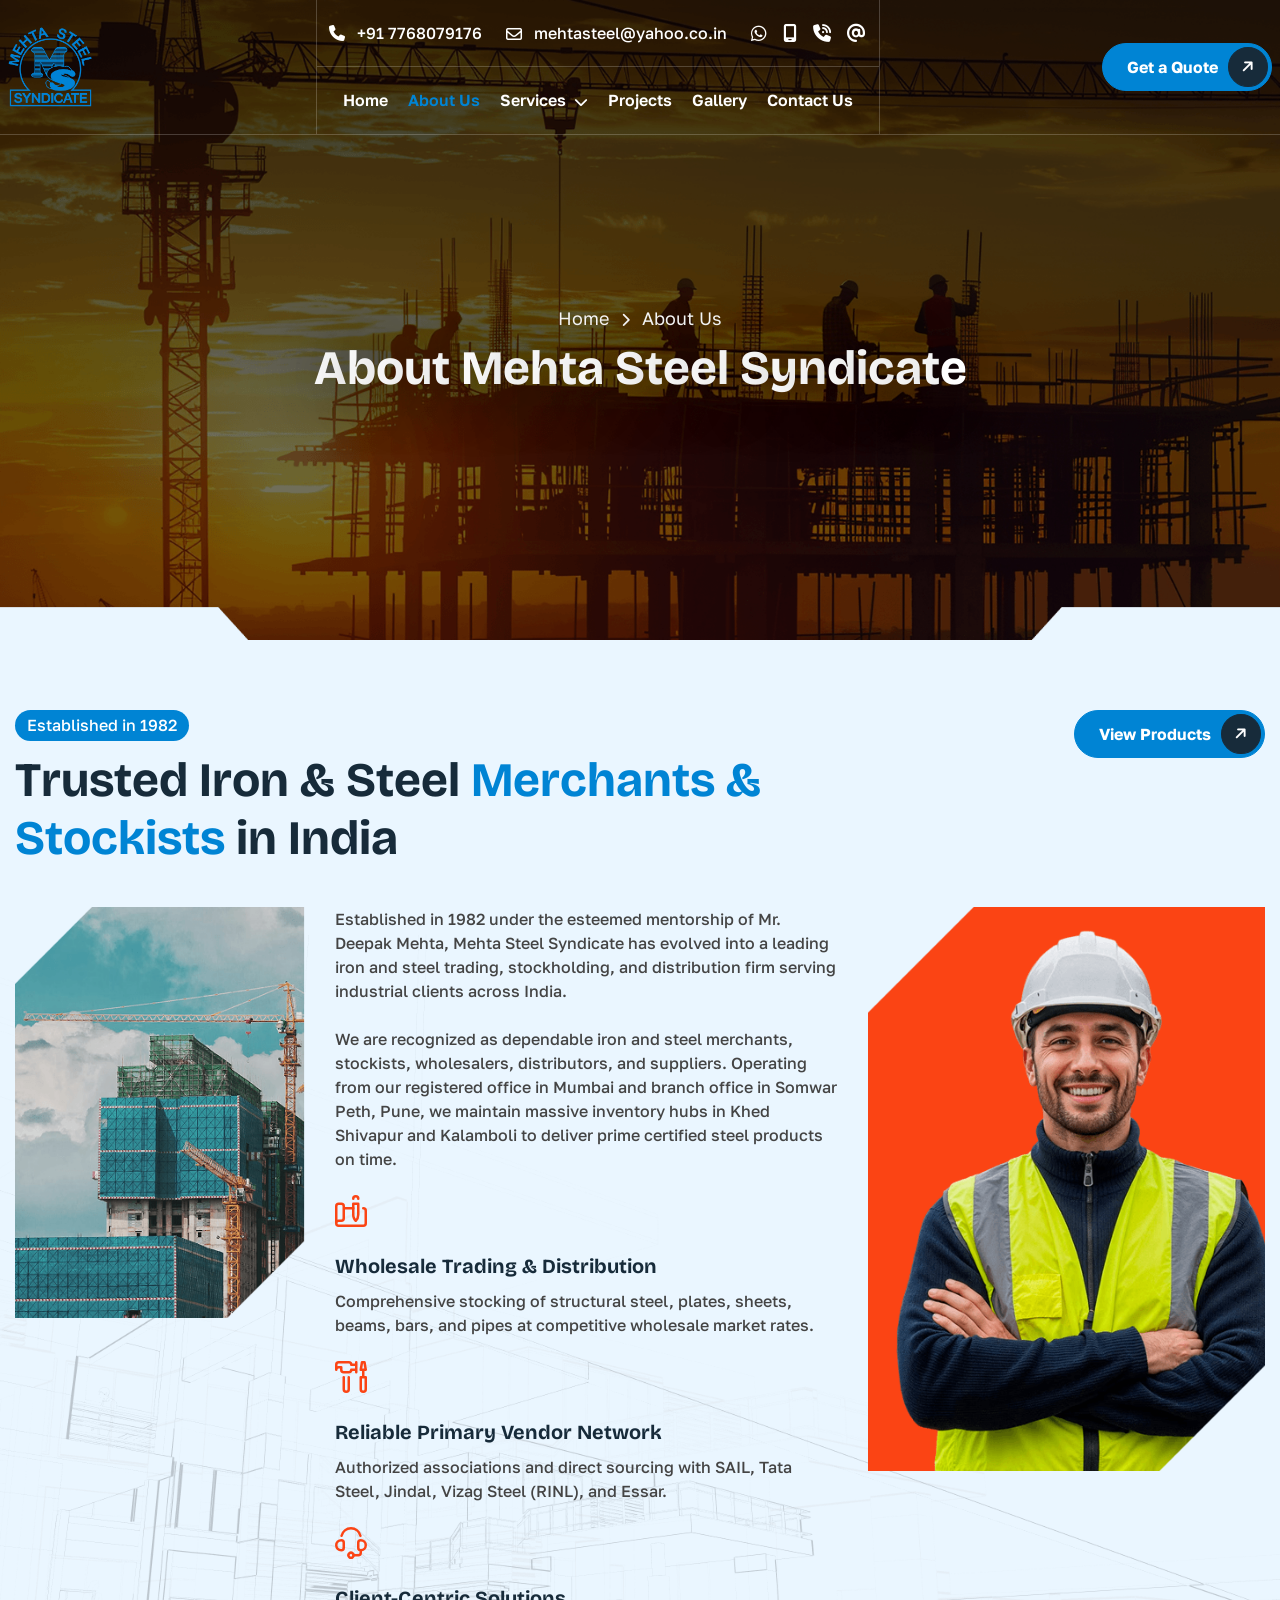
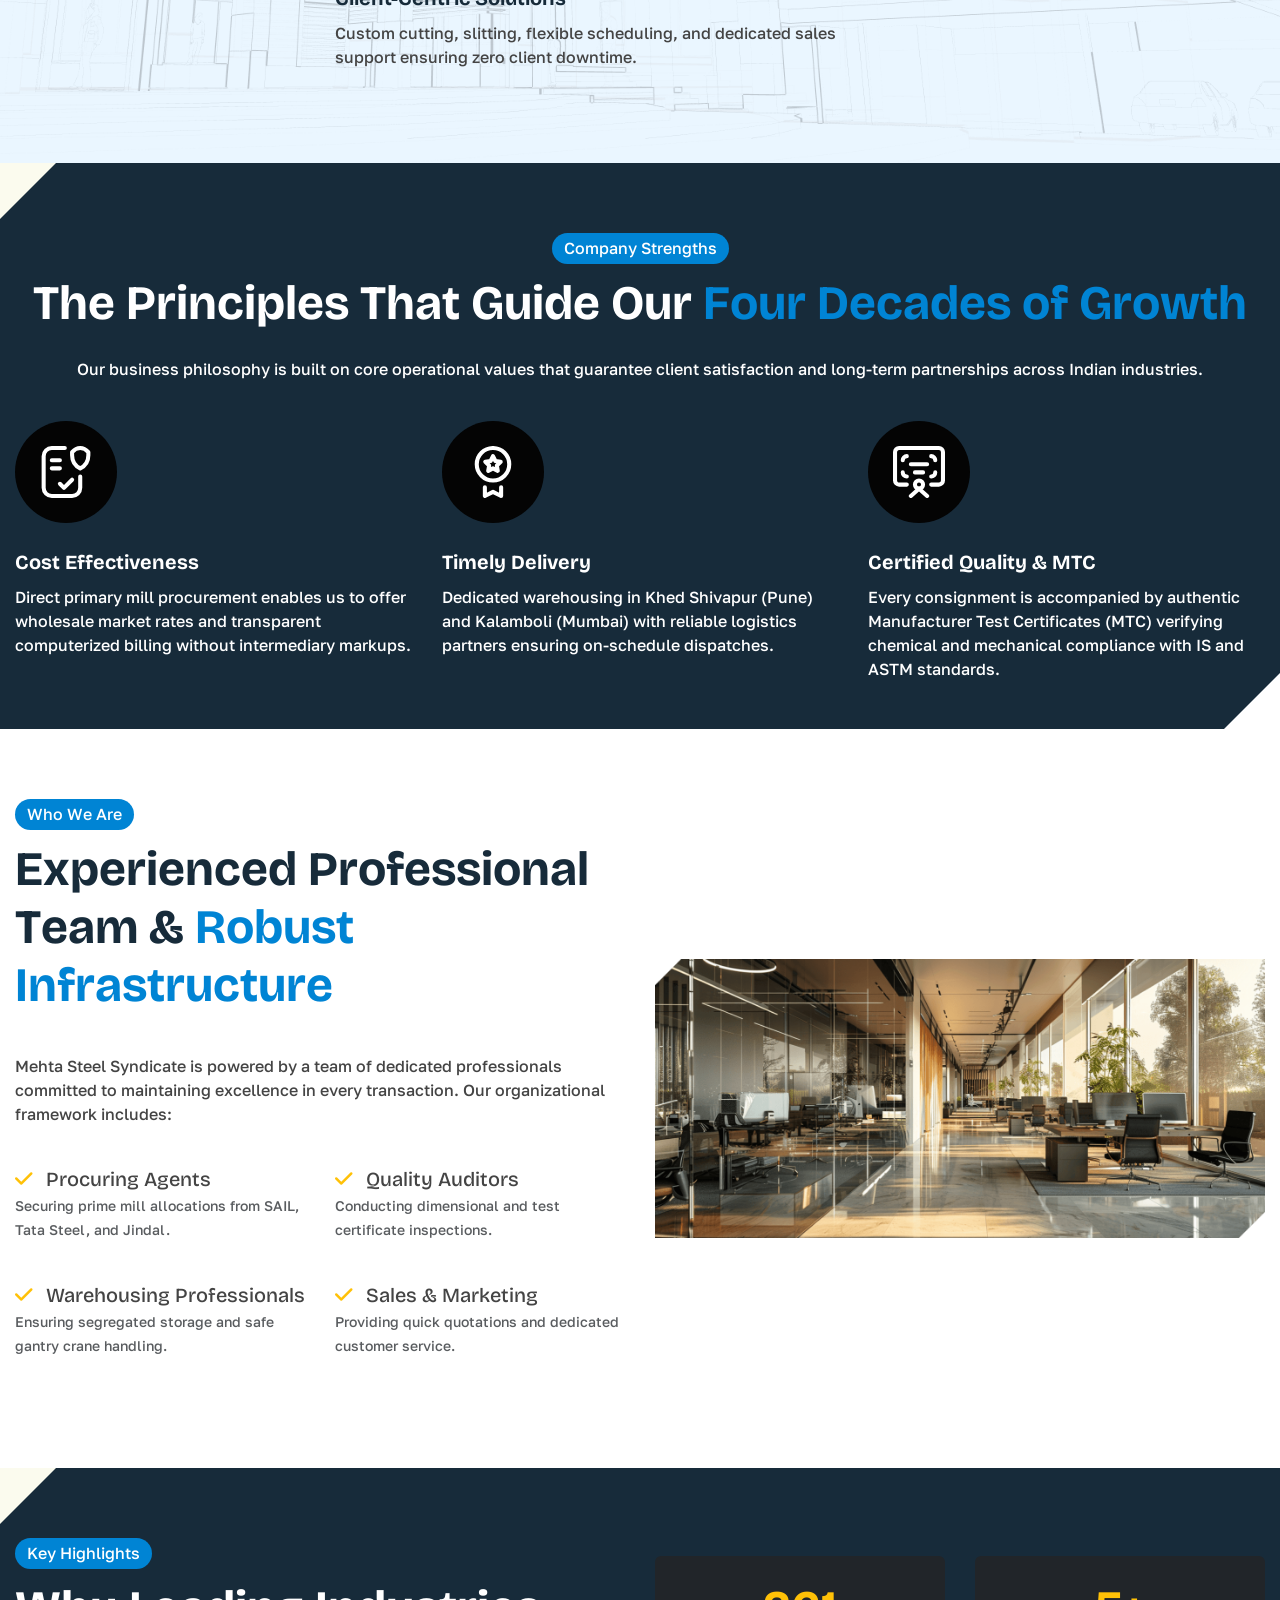
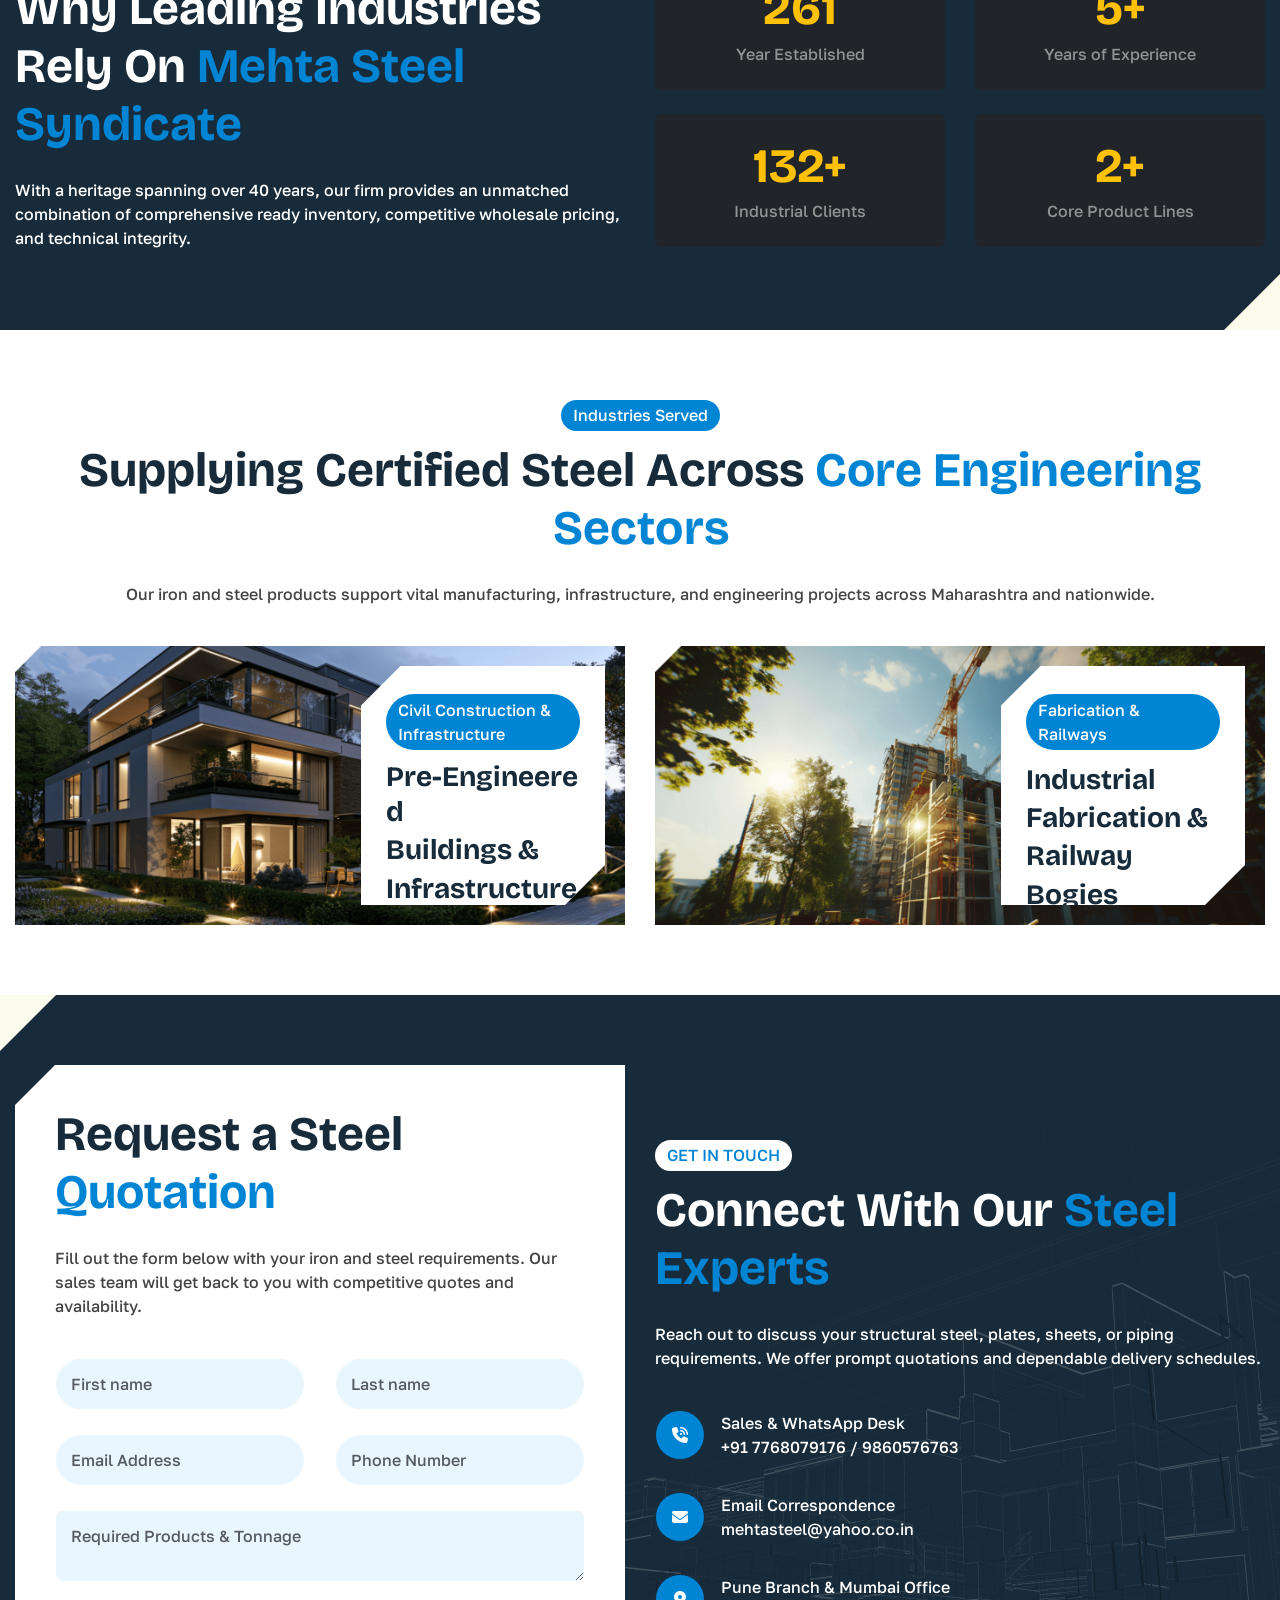
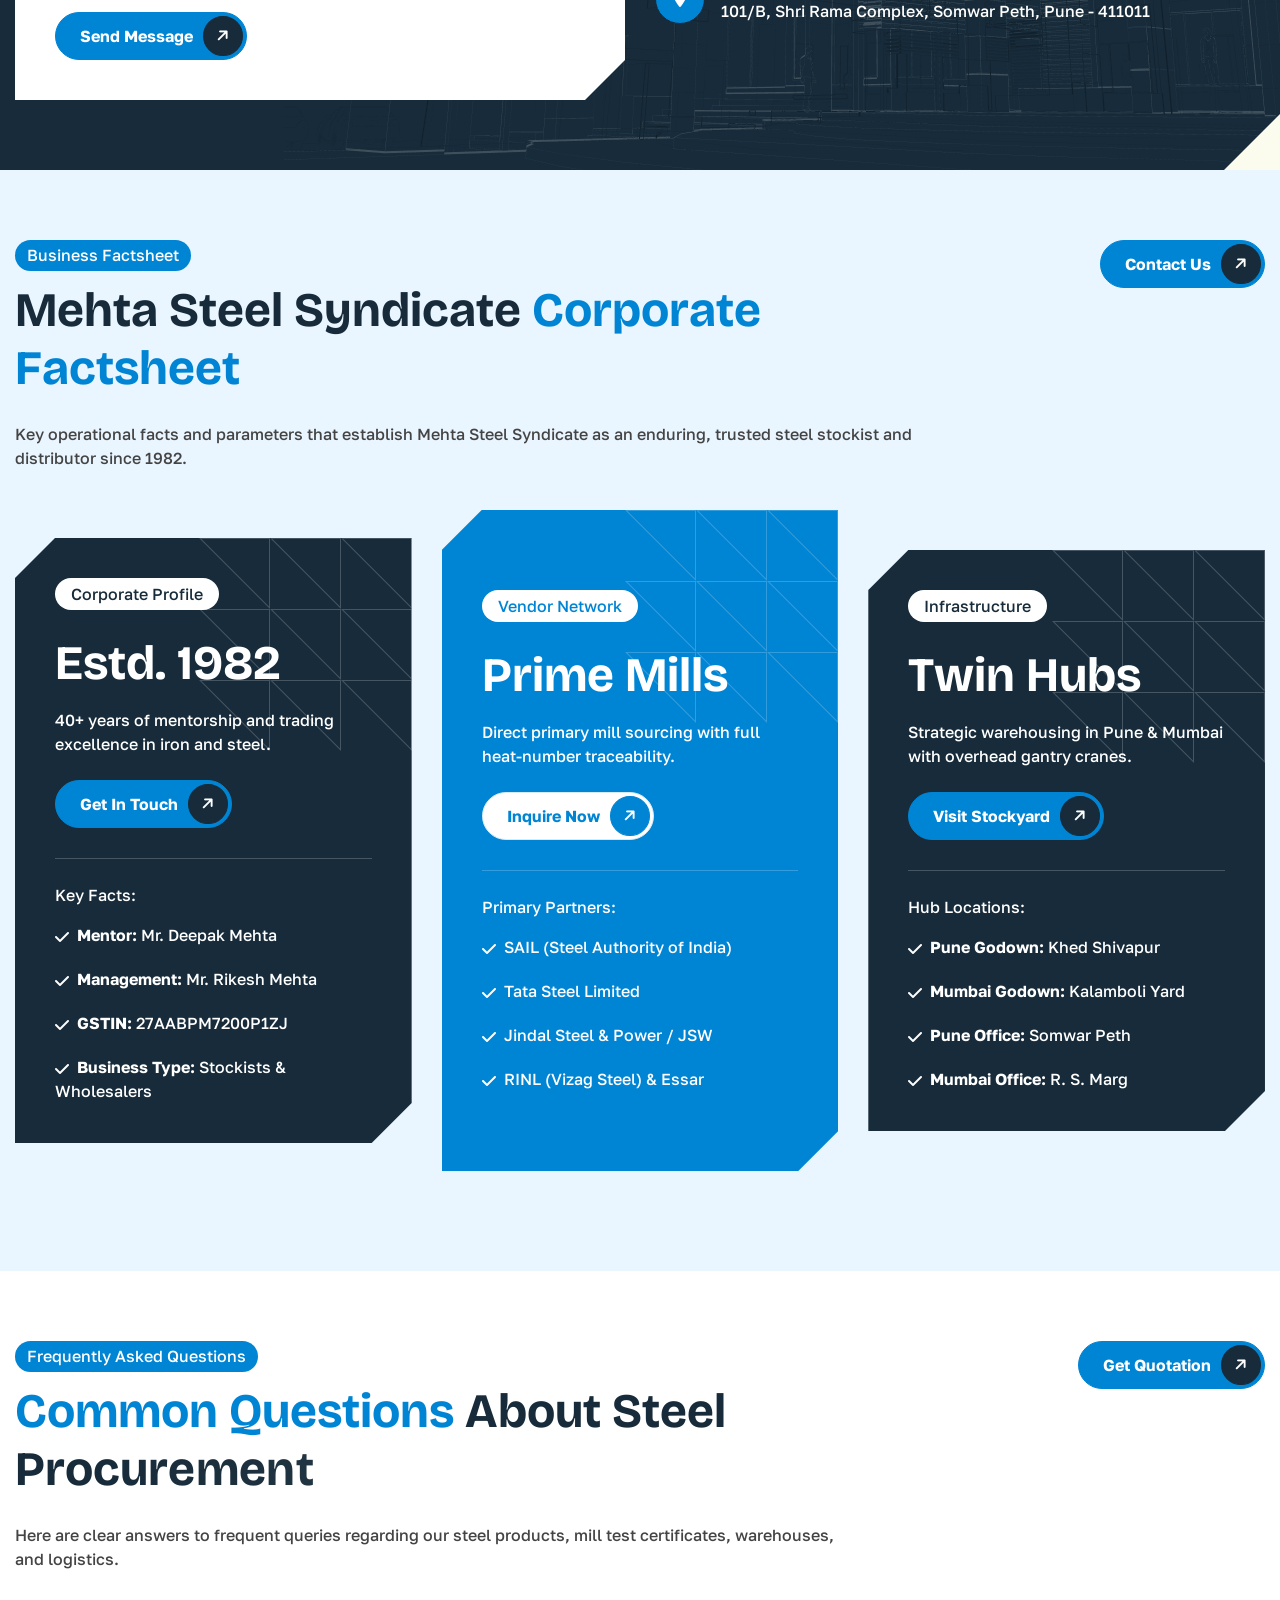
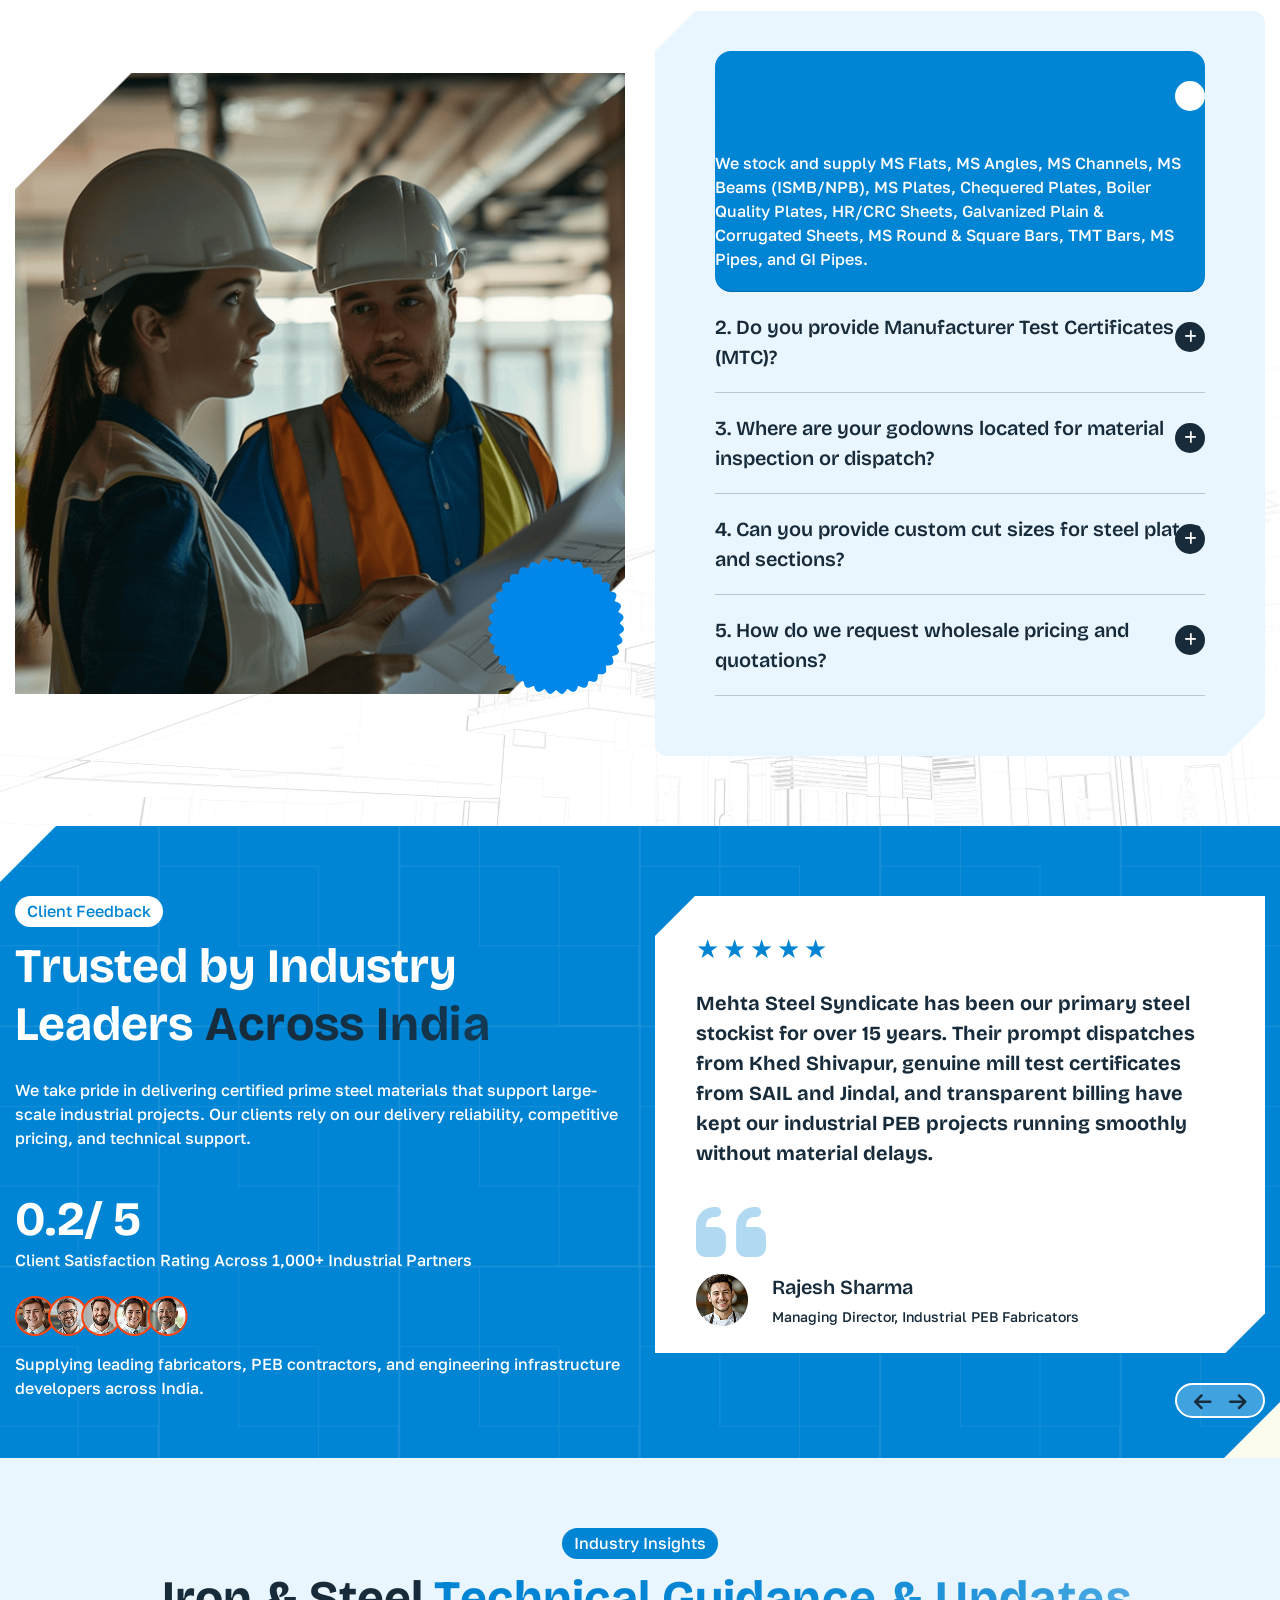
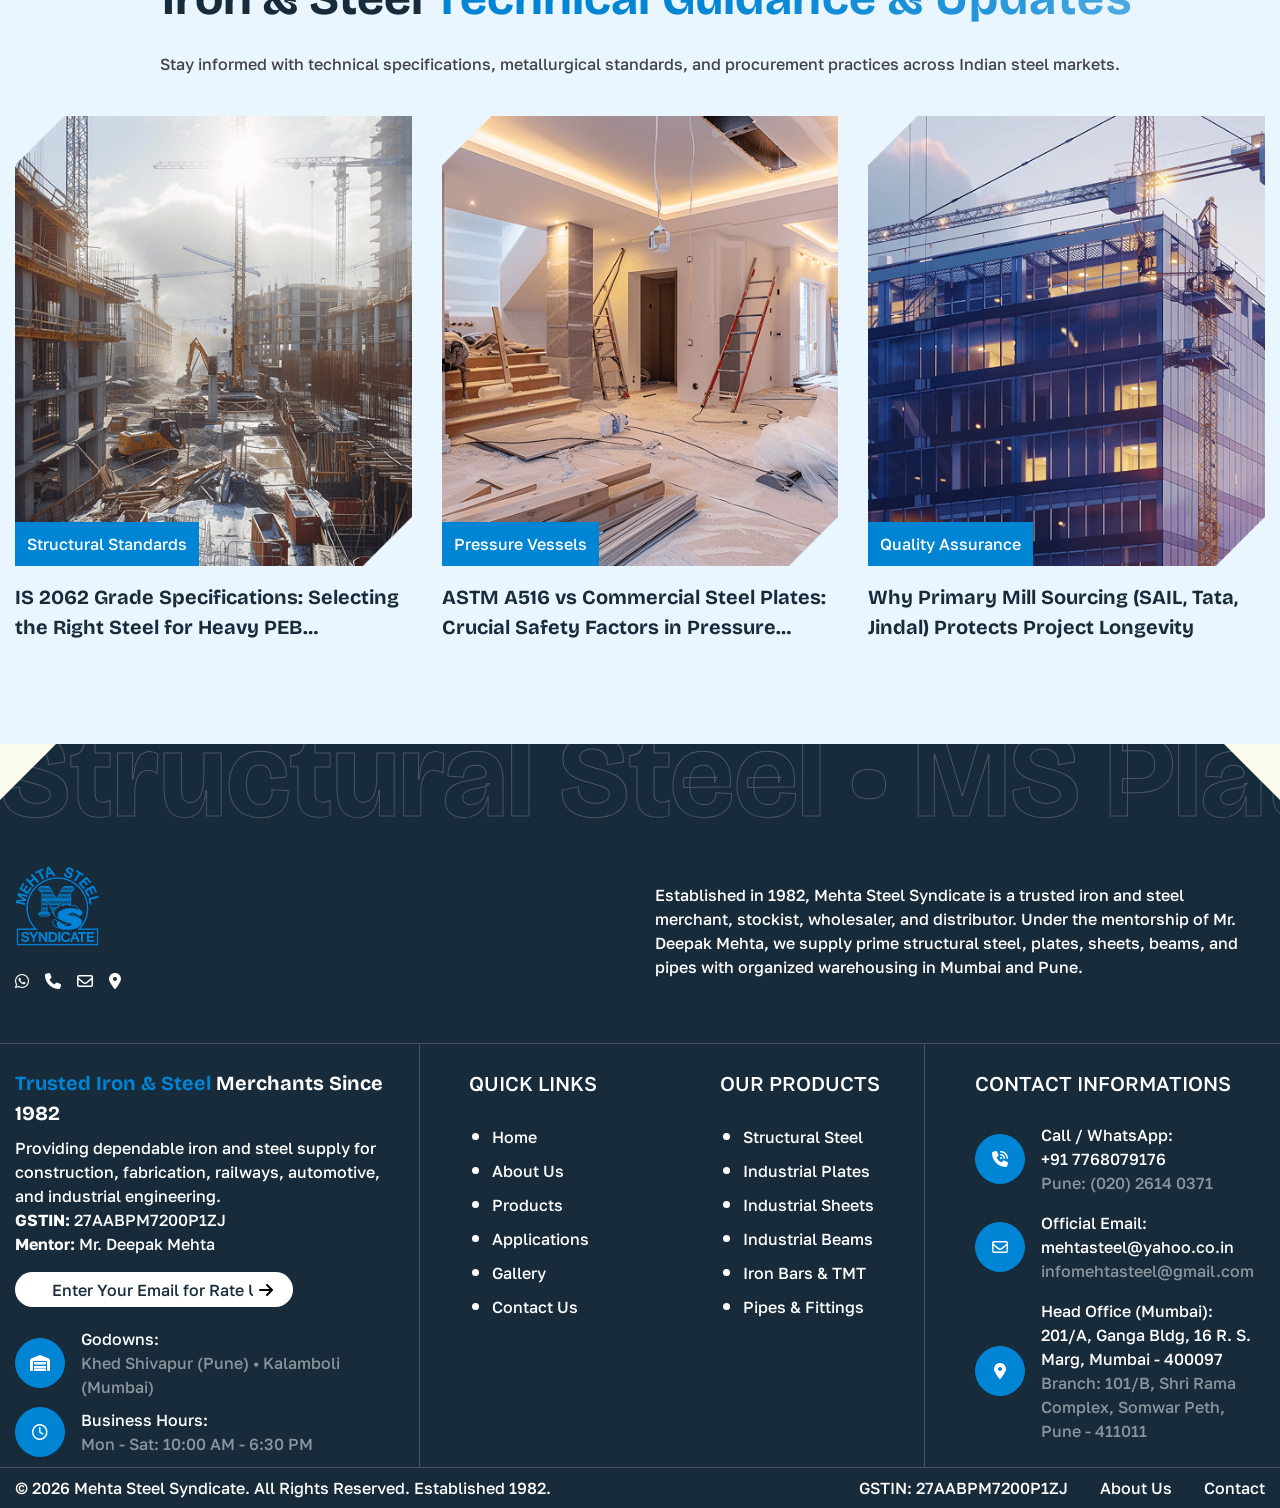
<file: about.html>
<!DOCTYPE html>
<html lang="zxx">

<head>
    <!-- Meta -->
    <meta charset="utf-8">
    <meta http-equiv="X-UA-Compatible" content="IE=edge">
    <meta name="viewport" content="width=device-width, initial-scale=1.0">
    <meta name="description" content="Learn about Mehta Steel Syndicate, established in 1982 under mentor Mr. Deepak Mehta. Leading iron and steel merchants, stockists, wholesalers, and distributors with warehouses in Mumbai and Pune.">
    <meta name="keywords" content="About Mehta Steel Syndicate, Deepak Mehta, steel stockists Pune, steel distributors Mumbai, wholesale steel merchants, established 1982, Somwar Peth, Khed Shivapur">
    <meta name="robots" content="max-image-preview:large">
    <!-- Page Title -->
    <title>About Us | Mehta Steel Syndicate - Iron &amp; Steel Merchants Since 1982</title>
    <!-- Favicon Icon -->
    <link rel="shortcut icon" type="image/x-icon" href="assets/images/favicon.png">
    <!-- Bootstrap Css Link -->
    <link href="assets/css/bootstrap.min.css" rel="stylesheet" media="screen">
    <!-- Swiper Css -->
    <link rel="stylesheet" href="assets/css/swiper-bundle.min.css">
    <!-- Mouse Cursor Css File -->
    <link rel="stylesheet" href="assets/css/mousecursor.css">
    <!-- Magnific Popup Css File -->
    <link rel="stylesheet" href="assets/css/magnific-popup.css">
    <!-- Font Awesome Icon Css (CDN) -->
    <link rel="stylesheet" href="https://cdnjs.cloudflare.com/ajax/libs/font-awesome/6.7.2/css/all.min.css" integrity="sha512-Evv84Mr4kqVGRNSgIGL/F/aIDqQb7xQ2vcrdIwxfjThSH8CSR7PBEakCr51Ck+w+/U6swU2Im1vVX0SVk9ABhg==" crossorigin="anonymous" referrerpolicy="no-referrer">
    <!-- Font Awesome Icon Css (Local Fallback) -->
    <link href="assets/css/all.min.css" rel="stylesheet" media="screen">
    <!-- SlickNav Css -->
    <link href="assets/css/slicknav.min.css" rel="stylesheet">
    <!-- Animation On Scroll Css File -->
    <link href="assets/css/aos.css" rel="stylesheet">
    <!-- Google Fonts Link-->
    <link rel="preconnect" href="https://fonts.googleapis.com">
    <link rel="preconnect" href="https://fonts.gstatic.com" crossorigin>
    <!-- Bricolage Grotesque Fonts Link -->
    <link href="https://fonts.googleapis.com/css2?family=Bricolage+Grotesque:opsz,wght@12..96,200..800&display=swap" rel="stylesheet">
    <!-- Golos Text Fonts Link -->
    <link href="https://fonts.googleapis.com/css2?family=Golos+Text:wght@400..900&display=swap" rel="stylesheet">
    <!-- Main Custom Css -->
    <link href="assets/css/custom.css" rel="stylesheet" media="screen">
</head>

<body>
    <!-- Preloader Start -->
    <div class="sis-preloader">
        <div class="sis-loading-container">
            <div class="sis-loading"></div>
            <div class="sis-loading-icon">
                <figure class="sis-reveal">
                    <img src="assets/images/loader.png" alt="Mehta Steel Syndicate">
                </figure>
            </div>
        </div>
    </div>
    <!-- Preloader End -->
    <!-- Header New Start -->
    <header id="sisf-page-header" class="sisf-main-header sisf-standerd-header">
        <div id="sisf-page-header-inner" class="sisf-skin--light position-relative d-flex align-items-center">
            <div class="container px-2">
                <!-- Logo Start -->
                <a class="navbar-brand sisf-header-logo-link mobile-block" href="index.html">
               <img src="assets/UPDATED-LOGO.png" alt="Logo">
               </a>
                <!-- Logo End -->
                <div class="sisf-centered-header-wrapper sisf--header d-flex justify-content-between align-items-center">
                    <!-- Logo Start -->
                    <a class="navbar-brand sisf-header-logo-link" href="index.html">
                  <img src="assets/UPDATED-LOGO.png" alt="Logo">
                  </a>
                    <!-- Logo End -->
                    <nav class="navbar navbar-expand-lg d-block text-center">
                        <div class="sis-header-top">
                            <div class="sis-header_col">
                                <div class="sisf-widget-holder">
                                    <div class="sisf-top-bar-widget d-flex align-items-center gap-4">
                                        <div class="sisf-icon-list-item sisf-icon--icon-pack">
                                            <a href="tel:+917768079176" target="_self">                  
                                                <span class="sisf-e-title-inner">                           
                                                    <span class="sisf-e-title-text"><i class="fa-solid pe-2 fa-phone"></i> +91 7768079176</span>
                                                </span>                 
                                            </a>
                                        </div>
                                        <div class="mail-us">
                                            <a href="mailto:mehtasteel@yahoo.co.in"><span class="sisf-e-title-text"><i class="fa-regular fa-envelope pe-2"></i> mehtasteel@yahoo.co.in</span></a>
                                        </div>
                                        <div class="social-icons-link">
                                            <ul class="list-unstyled p-0 m-0">
                                                <li class="me-3"><a href="https://wa.me/917768079176" target="_blank" rel="noopener noreferrer" title="WhatsApp"><i class="fa-brands fa-whatsapp"></i></a></li>
                                                <li class="me-3"><a href="tel:+919860576763" title="Mobile: Rikesh Mehta (+91 9860576763)"><i class="fa-solid fa-mobile-screen"></i></a></li>
                                                <li class="me-3"><a href="tel:02026140371" title="Pune Office: (020) 2614 0371"><i class="fa-solid fa-phone-volume"></i></a></li>
                                                <li><a href="mailto:infomehtasteel@gmail.com" title="Email: infomehtasteel@gmail.com"><i class="fa-solid fa-at"></i></a></li>
                                            </ul>
                                        </div>
                                    </div>
                                </div>
                            </div>
                        </div>
                        <!-- Main Menu Start -->
                        <div class="collapse navbar-collapse sis-main-menu p-3">
                            <div class="nav-menu-wrapper">
                                <ul class="navbar-nav" id="menu">
                                    <li class="nav-item">
                                        <a class="nav-link" href="index.html">Home</a>
                                    </li>
                                    <li class="nav-item"><a class="nav-link" href="about.html">About Us</a></li>
                                    <li class="nav-item submenu">
                                        <a class="nav-link" href="service.html">Services<i class="fas fa-chevron-down custom-toggle-icon ps-2"></i></a>
                                        <ul class="sub-menu">
                                            <li class="nav-item"><a class="nav-link" href="service.html">Our Services</a></li>
                                            <li class="nav-item"><a class="nav-link" href="service/service-single/service-single.html">Service Detail</a></li>
                                        </ul>
                                    </li>
                                    <li class="nav-item"><a class="nav-link" href="projects.html">Projects</a></li>
                                    <li class="nav-item"><a class="nav-link" href="gallery.html">Gallery</a></li>
                                    <li class="nav-item"><a class="nav-link" href="contact.html">Contact Us</a></li>
                                </ul>
                            </div>
                        </div>
                        <!-- Main Menu End -->
                    </nav>
                    <div class="sisf-widget-holder sisf--two d-flex align-items-center">
                        <div class="header-btn">
                            <a href="contact.html" class="sis-btn-default">Get a Quote<i class="fa-solid fa-arrow-right"></i></a>
                        </div>
                    </div>
                </div>
                <div class="navbar-toggle"></div>
                <div class="responsive-menu"></div>
            </div>
        </div>
    </header>
    <!-- Header New End -->
    <!-- Banner Section Start -->
    <div class="sisf-banner position-relative">
        <div class="banner-img sis-comman-bg">
            <figure>
                <img src="assets/images/page-banner.png" alt="About Mehta Steel Syndicate Banner">
            </figure>
        </div>
        <div class="sisf-page-title sisf-m sisf-title--standard sisf-alignment--center">
            <div class="sisf-m-inner container">
                <div class="sisf-breadcrumbs mb-2">
                    <a class="sisf-breadcrumbs-link text-white" href="index.html">
                        <span>Home</span>
                    </a>
                    <span class="sisf-breadcrumbs-separator text-white mx-2"><i class="fa-solid fa-chevron-right"></i></span>
                    <span class="sisf-breadcrumbs-current text-white">About Us</span>
                </div>
                <div class="sisf-m-content sisf-content-grid ">
                    <h1 class="sisf-m-title text-white sis-text-anime-style-3 entry-title">About Mehta Steel Syndicate</h1>
                </div>
            </div>
        </div>
    </div>
    <!-- Banner Section End -->
    <!-- About Us Section Start -->
    <div class="sis-about-us-section sis-comman-bg position-relative section">
        <div class="sisf-sis-bottom-left-image">
            <figure>
                <img src="assets/images/page-image.png" alt="Mehta Steel Pattern">
            </figure>
        </div>
        <div class="container">
            <div class="row">
                <div class="col-lg-9">
                    <!-- Section Title Start -->
                    <div class="sisf-sis-section-title sis-section-title">
                        <span class="sisf-m-subtitle sis-text-anime-style-3">Established in 1982</span>
                        <h2 class="sisf-m-title sis-text-anime-style-3">Trusted Iron &amp; Steel <span class="sisf-e-colored">Merchants &amp; Stockists</span> in India</h2>
                    </div>
                    <!-- Section Title End -->
                </div>
                <div class="col-lg-3">
                    <!-- Section Title Start -->
                    <div class="sisf-sis-section-title text-end mb-0 sis-section-title">
                        <div class="sisf-m-button d-inline-block" data-aos="fade-up" data-aos-delay="500">
                            <a href="service.html" class="sis-btn-default">View Products <i class="fa-solid fa-arrow-right"></i></a>
                        </div>
                    </div>
                    <!-- Section Title End -->
                </div>
            </div>
            <div class="row">
                <div class="col-md-3">
                    <div class="sis-about-left-image">
                        <figure class="sis-reveal sis-image-anime">
                            <img src="assets/images/about-left.png" class="w-100" alt="Mehta Steel Inventory Sourcing">
                        </figure>
                    </div>
                </div>
                <div class="col-md-5">
                    <div class="sisf-m-text" data-aos="fade-up" data-aos-delay="100">
                        <p>Established in 1982 under the esteemed mentorship of Mr. Deepak Mehta, Mehta Steel Syndicate has evolved into a leading iron and steel trading, stockholding, and distribution firm serving industrial clients across India.</p>
                    </div>
                    <div class="sisf-m-text" data-aos="fade-up" data-aos-delay="300">
                        <p>We are recognized as dependable iron and steel merchants, stockists, wholesalers, distributors, and suppliers. Operating from our registered office in Mumbai and branch office in Somwar Peth, Pune, we maintain massive inventory hubs in Khed Shivapur and Kalamboli to deliver prime certified steel products on time.</p>
                    </div>
                    <div class="sisf-e-about-content" data-aos="fade-up" data-aos-delay="100">
                        <div class="sis-e-inner">
                            <div class="sisf-m-icon mb-4">
                                <figure>
                                    <img src="assets/images/about-icon1.svg" alt="Wholesale Trading Icon">
                                </figure>
                            </div>
                            <div class="sis-e-content">
                                <div class="sis-e-title mb-2">
                                    <h3>Wholesale Trading &amp; Distribution</h3>
                                </div>
                                <div class="sis-e-text">
                                    <p>Comprehensive stocking of structural steel, plates, sheets, beams, bars, and pipes at competitive wholesale market rates.</p>
                                </div>
                            </div>
                        </div>
                    </div>
                    <div class="sisf-e-about-content" data-aos="fade-up" data-aos-delay="300">
                        <div class="sis-e-inner">
                            <div class="sisf-m-icon mb-4">
                                <figure>
                                    <img src="assets/images/about-icon2.svg" alt="Reliable Vendor Base Icon">
                                </figure>
                            </div>
                            <div class="sis-e-content">
                                <div class="sis-e-title mb-2">
                                    <h3>Reliable Primary Vendor Network</h3>
                                </div>
                                <div class="sis-e-text">
                                    <p>Authorized associations and direct sourcing with SAIL, Tata Steel, Jindal, Vizag Steel (RINL), and Essar.</p>
                                </div>
                            </div>
                        </div>
                    </div>
                    <div class="sisf-e-about-content" data-aos="fade-up" data-aos-delay="500">
                        <div class="sis-e-inner">
                            <div class="sisf-m-icon mb-4">
                                <figure>
                                    <img src="assets/images/about-icon3.svg" alt="Client-Centric Approach Icon">
                                </figure>
                            </div>
                            <div class="sis-e-content">
                                <div class="sis-e-title mb-2">
                                    <h3>Client-Centric Solutions</h3>
                                </div>
                                <div class="sis-e-text">
                                    <p>Custom cutting, slitting, flexible scheduling, and dedicated sales support ensuring zero client downtime.</p>
                                </div>
                            </div>
                        </div>
                    </div>
                </div>
                <div class="col-md-4">
                    <div class="sis-about-right-image">
                        <figure class="sis-reveal sis-image-anime">
                            <img src="assets/images/about-right.png" class="w-100" alt="Mehta Steel Yard Operations">
                        </figure>
                    </div>
                </div>
            </div>
        </div>
    </div>
    <!-- About Us Section End -->
    <!-- Our Core Value Section Start -->
    <div class="sis-core-value-section sis-page-background position-relative sisf-section">
        <div class="sisf-sis-top-left-image">
            <figure>
                <img src="assets/images/top-left.svg" alt="Mehta Steel Design Element">
            </figure>
        </div>
        <div class="sisf-sis-bottom-right-image">
            <figure>
                <img src="assets/images/white-bottom-right.svg" alt="Mehta Steel Design Element">
            </figure>
        </div>
        <div class="container">
            <div class="row">
                <div class="col-12">
                    <!-- Section Title Start -->
                    <div class="sisf-sis-section-title text-center sis-section-title">
                        <span class="sisf-m-subtitle sis-text-anime-style-3">Company Strengths</span>
                        <h2 class="sisf-m-title text-white sis-text-anime-style-3">The Principles That Guide Our <span class="sisf-e-colored">Four Decades of Growth</span></h2>
                        <div class="sisf-m-text" data-aos="fade-up" data-aos-delay="100">
                            <p class="text-white">Our business philosophy is built on core operational values that guarantee client satisfaction and long-term partnerships across Indian industries.</p>
                        </div>
                    </div>
                    <!-- Section Title End -->
                </div>
            </div>
            <div class="row">
                <div class="col-lg-4 col-md-6">
                    <div class="sisf-core-value-item mb-4 pb-2" data-aos="fade-up" data-aos-delay="100">
                        <div class="sisf-e-inner">
                            <div class="sisf-core-value-icon-image mb-4">
                                <figure>
                                    <img src="assets/images/core-value-icon1.svg" alt="Cost Effectiveness Icon">
                                </figure>
                            </div>
                            <div class="sisf-sis-e-title mb-2">
                                <h3 class="sisf-e-title text-white">Cost Effectiveness</h3>
                            </div>
                            <div class="sisf-e-text">
                                <p class="mb-0 text-white">Direct primary mill procurement enables us to offer wholesale market rates and transparent computerized billing without intermediary markups.</p>
                            </div>
                        </div>
                    </div>
                </div>
                <div class="col-lg-4 col-md-6">
                    <div class="sisf-core-value-item mb-4 pb-2" data-aos="fade-up" data-aos-delay="300">
                        <div class="sisf-e-inner">
                            <div class="sisf-core-value-icon-image mb-4">
                                <figure>
                                    <img src="assets/images/core-value-icon2.svg" alt="Timely Delivery Icon">
                                </figure>
                            </div>
                            <div class="sisf-sis-e-title mb-2">
                                <h3 class="sisf-e-title text-white">Timely Delivery</h3>
                            </div>
                            <div class="sisf-e-text">
                                <p class="mb-0 text-white">Dedicated warehousing in Khed Shivapur (Pune) and Kalamboli (Mumbai) with reliable logistics partners ensuring on-schedule dispatches.</p>
                            </div>
                        </div>
                    </div>
                </div>
                <div class="col-lg-4 col-md-6">
                    <div class="sisf-core-value-item" data-aos="fade-up" data-aos-delay="500">
                        <div class="sisf-e-inner">
                            <div class="sisf-core-value-icon-image mb-4">
                                <figure>
                                    <img src="assets/images/core-value-icon3.svg" alt="Certified Quality Icon">
                                </figure>
                            </div>
                            <div class="sisf-sis-e-title mb-2">
                                <h3 class="sisf-e-title text-white">Certified Quality &amp; MTC</h3>
                            </div>
                            <div class="sisf-e-text">
                                <p class="mb-0 text-white">Every consignment is accompanied by authentic Manufacturer Test Certificates (MTC) verifying chemical and mechanical compliance with IS and ASTM standards.</p>
                            </div>
                        </div>
                    </div>
                </div>
            </div>
        </div>
    </div>
    <!-- Our Core Value Section End -->
    <!-- Who We Are Section Start -->
    <div class="sis-who-we-are-section position-relative section">
        <div class="container">
            <div class="row align-items-center">
                <div class="col-lg-6">
                    <div class="sis-who-we-are-left-content">
                        <!-- Section Title Start -->
                        <div class="sisf-sis-section-title sis-section-title">
                            <span class="sisf-m-subtitle sis-text-anime-style-3">Who We Are</span>
                            <h2 class="sisf-m-title sis-text-anime-style-3">Experienced Professional Team &amp; <span class="sisf-e-colored">Robust Infrastructure</span></h2>
                        </div>
                        <!-- Section Title End -->
                        <div class="sisf-m-text" data-aos="fade-up" data-aos-delay="100">
                            <p class="mt-0">Mehta Steel Syndicate is powered by a team of dedicated professionals committed to maintaining excellence in every transaction. Our organizational framework includes:</p>
                        </div>
                        <div class="row pt-3">
                            <div class="col-sm-6 mb-3">
                                <h5><i class="fa-solid fa-check text-warning me-2"></i> Procuring Agents</h5>
                                <p class="small text-muted">Securing prime mill allocations from SAIL, Tata Steel, and Jindal.</p>
                            </div>
                            <div class="col-sm-6 mb-3">
                                <h5><i class="fa-solid fa-check text-warning me-2"></i> Quality Auditors</h5>
                                <p class="small text-muted">Conducting dimensional and test certificate inspections.</p>
                            </div>
                            <div class="col-sm-6 mb-3">
                                <h5><i class="fa-solid fa-check text-warning me-2"></i> Warehousing Professionals</h5>
                                <p class="small text-muted">Ensuring segregated storage and safe gantry crane handling.</p>
                            </div>
                            <div class="col-sm-6 mb-3">
                                <h5><i class="fa-solid fa-check text-warning me-2"></i> Sales &amp; Marketing</h5>
                                <p class="small text-muted">Providing quick quotations and dedicated customer service.</p>
                            </div>
                        </div>
                    </div>
                </div>
                <div class="col-lg-6">
                    <div class="sis-who-we-are-right-image">
                        <figure class="sis-reveal sis-image-anime">
                            <img src="assets/images/who-we-are-image.png" class="w-100" alt="Mehta Steel Warehouse Team and Facility">
                        </figure>
                    </div>
                </div>
            </div>
        </div>
    </div>
    <!-- Who We Are Section End -->
    <!-- Why Choose Section Start -->
    <div class="sis-why-choose-section sis-page-background position-relative sisf-section">
        <div class="sisf-sis-top-left-image">
            <figure>
                <img src="assets/images/top-left.svg" alt="Mehta Steel Pattern">
            </figure>
        </div>
        <div class="sisf-sis-bottom-right-image">
            <figure>
                <img src="assets/images/bottom-right.svg" alt="Mehta Steel Pattern">
            </figure>
        </div>
        <div class="container">
            <div class="row align-items-center">
                <div class="col-lg-6">
                    <div class="sisf-sis-section-title sis-section-title">
                        <span class="sisf-m-subtitle sis-text-anime-style-3">Key Highlights</span>
                        <h2 class="sisf-m-title text-white sis-text-anime-style-3">Why Leading Industries Rely On <span class="sisf-e-colored">Mehta Steel Syndicate</span></h2>
                        <div class="sisf-m-text">
                            <p class="text-white">With a heritage spanning over 40 years, our firm provides an unmatched combination of comprehensive ready inventory, competitive wholesale pricing, and technical integrity.</p>
                        </div>
                    </div>
                </div>
                <div class="col-lg-6">
                    <div class="row">
                        <div class="col-sm-6 mb-4">
                            <div class="bg-dark p-4 rounded text-center text-white">
                                <h3 class="display-5 fw-bold text-warning mb-1"><span class="sis-counter">1982</span></h3>
                                <p class="mb-0 text-white-50">Year Established</p>
                            </div>
                        </div>
                        <div class="col-sm-6 mb-4">
                            <div class="bg-dark p-4 rounded text-center text-white">
                                <h3 class="display-5 fw-bold text-warning mb-1"><span class="sis-counter">40</span>+</h3>
                                <p class="mb-0 text-white-50">Years of Experience</p>
                            </div>
                        </div>
                        <div class="col-sm-6 mb-4">
                            <div class="bg-dark p-4 rounded text-center text-white">
                                <h3 class="display-5 fw-bold text-warning mb-1"><span class="sis-counter">1000</span>+</h3>
                                <p class="mb-0 text-white-50">Industrial Clients</p>
                            </div>
                        </div>
                        <div class="col-sm-6 mb-4">
                            <div class="bg-dark p-4 rounded text-center text-white">
                                <h3 class="display-5 fw-bold text-warning mb-1"><span class="sis-counter">16</span>+</h3>
                                <p class="mb-0 text-white-50">Core Product Lines</p>
                            </div>
                        </div>
                    </div>
                </div>
            </div>
        </div>
    </div>
    <!-- Why Choose Section End -->
    <!-- Our Featured Projects Section Start -->
    <div class="sis-featured-project-section sisf-section">
        <div class="container">
            <div class="row">
                <div class="col-12">
                    <div class="sisf-sis-section-title text-center sis-section-title">
                        <span class="sisf-m-subtitle sis-text-anime-style-3">Industries Served</span>
                        <h2 class="sisf-m-title sis-text-anime-style-3">Supplying Certified Steel Across <span class="sisf-e-colored">Core Engineering Sectors</span></h2>
                        <div class="sisf-m-text" data-aos="fade-up" data-aos-delay="100">
                            <p>Our iron and steel products support vital manufacturing, infrastructure, and engineering projects across Maharashtra and nationwide.</p>
                        </div>
                    </div>
                </div>
            </div>
            <div class="row">
                <div class="col-md-6">
                    <div class="sis-project-list-item">
                        <div class="sisf-e-inner position-relative">
                            <div class="sis-project-image">
                                <a href="projects.html" class="d-block">
                                    <figure class="sis-reveal sis-image-anime">
                                        <img src="assets/images/project-image1.png" class="w-100" alt="Civil Construction and Structural Steel">
                                    </figure>
                                </a>
                            </div>
                            <div class="sis-project-content sis-clip">
                                <div class="sis-content-top">
                                    <div class="sis-category-title">
                                        <a href="projects.html" class="sisf-m-subtitle sis-text-anime-style-3">Civil Construction &amp; Infrastructure</a>
                                    </div>
                                    <div class="sisf-m-title mb-2">
                                        <h2><a href="projects.html" class="sisf-e-title-link sis-text-anime-style-3">Pre-Engineered Buildings &amp; Infrastructure</a></h2>
                                    </div>
                                    <div class="sisf-m-text">
                                        <p>MS Beams, heavy ISMB columns, channels, angles, and Fe 500D TMT bars supplied for commercial developments, PEB structures, and bridges.</p>
                                    </div>
                                </div>
                                <div class="sis-content-middle pt-2">
                                    <div class="sis-features-list">
                                        <p><span>Sectors:</span> Construction, PEB, Bridges</p>
                                        <p><span>Products:</span> ISMB Beams, Channels, TMT</p>
                                        <p><span>Origin:</span> SAIL, Tata Steel, Jindal</p>
                                        <p><span>Status:</span> Continuous Supply</p>
                                    </div>
                                </div>
                                <div class="sis-content-bottom pt-4">
                                    <div class="sisf-m-button">
                                        <a href="projects.html" class="sis-btn-default">Learn More <i class="fa-solid fa-arrow-right"></i></a>
                                    </div>
                                </div>
                            </div>
                        </div>
                    </div>
                </div>
                <div class="col-md-6">
                    <div class="sis-project-list-item">
                        <div class="sisf-e-inner position-relative">
                            <div class="sis-project-image">
                                <a href="projects.html" class="d-block">
                                    <figure class="sis-reveal sis-image-anime">
                                        <img src="assets/images/project-image2.png" class="w-100" alt="Fabrication and Industrial Manufacturing Steel">
                                    </figure>
                                </a>
                            </div>
                            <div class="sis-project-content sis-clip">
                                <div class="sis-content-top">
                                    <div class="sis-category-title">
                                        <a href="projects.html" class="sisf-m-subtitle sis-text-anime-style-3">Fabrication &amp; Railways</a>
                                    </div>
                                    <div class="sisf-m-title mb-2">
                                        <h2><a href="projects.html" class="sisf-e-title-link sis-text-anime-style-3">Industrial Fabrication &amp; Railway Bogies</a></h2>
                                    </div>
                                    <div class="sisf-m-text">
                                        <p>Mild steel plates, boiler quality plates, HR/CRC sheets, flats, and industrial pipes engineered for rolling stock, pressure vessels, and automotive chassis.</p>
                                    </div>
                                </div>
                                <div class="sis-content-middle pt-2">
                                    <div class="sis-features-list">
                                        <p><span>Sectors:</span> Railways, Automotive, Fabrication</p>
                                        <p><span>Products:</span> Plates, BQ Plates, Sheets, Pipes</p>
                                        <p><span>Standards:</span> IS 2062, ASTM A516, IS 1239</p>
                                        <p><span>Logistics:</span> Fast Dispatch via Pune &amp; Mumbai</p>
                                    </div>
                                </div>
                                <div class="sis-content-bottom pt-4">
                                    <div class="sisf-m-button">
                                        <a href="projects.html" class="sis-btn-default">Learn More <i class="fa-solid fa-arrow-right"></i></a>
                                    </div>
                                </div>
                            </div>
                        </div>
                    </div>
                </div>
            </div>
        </div>
    </div>
    <!-- Our Featured Projects Section End -->
    <!-- Contact Us Section Start -->
    <div class="sis-contact-section sis-page-background position-relative section">
        <div class="sisf-sis-bottom-right-image">
            <figure>
                <img src="assets/images/page-image3.png" alt="Mehta Steel Pattern">
            </figure>
        </div>
        <div class="sisf-sis-top-left-image">
            <figure>
                <img src="assets/images/top-left.svg" alt="Mehta Steel Pattern">
            </figure>
        </div>
        <div class="sisf-sis-bottom-right-image">
            <figure>
                <img src="assets/images/bottom-right.svg" alt="Mehta Steel Pattern">
            </figure>
        </div>
        <div class="container">
            <div class="row align-items-center">
                <div class="col-lg-6">
                    <div class="sis-page-contact-form sis-clip bg-white" data-aos="fade-up" data-aos-delay="100" data-aos-duration="1200">
                        <!-- Section Title Start -->
                        <div class="sisf-sis-section-title sis-section-title">
                            <h2 class="sisf-m-title sis-text-anime-style-3">Request a Steel <span class="sisf-e-colored">Quotation</span></h2>
                            <div class="sisf-m-text">
                                <p>Fill out the form below with your iron and steel requirements. Our sales team will get back to you with competitive quotes and availability.</p>
                            </div>
                        </div>
                        <!-- Section Title End -->
                        <div class="form-section">
                            <!-- Form Start -->
                            <form id="enquiryForm" class="p-0 m-0" action="#" method="POST" data-toggle="validator" data-wow-delay="0.5s">
                                <div class="row">
                                    <div class="col-md-6">
                                        <div class="form-group">
                                            <div class="help-block with-errors"></div>
                                            <div class="form-col">
                                                <input type="text" class="form-control mb-4 sis-comman-bg" id="firstName" name="firstName" placeholder="First name" required="">
                                            </div>
                                        </div>
                                    </div>
                                    <div class="col-md-6">
                                        <div class="form-group">
                                            <div class="help-block with-errors"></div>
                                            <div class="form-col">
                                                <input type="text" class="form-control mb-4 sis-comman-bg" id="lastName" name="lastName" placeholder="Last name" required="">
                                            </div>
                                        </div>
                                    </div>
                                    <div class="col-md-6">
                                        <div class="form-group">
                                            <div class="help-block with-errors"></div>
                                            <div class="form-col">
                                                <input type="email" class="form-control mb-4 sis-comman-bg" id="email" name="email" placeholder="Email Address" required="">
                                            </div>
                                        </div>
                                    </div>
                                    <div class="col-md-6">
                                        <div class="form-group">
                                            <div class="help-block with-errors"></div>
                                            <div class="form-col">
                                                <input type="tel" class="form-control mb-4 sis-comman-bg" id="phone" name="phone" placeholder="Phone Number" required="">
                                            </div>
                                        </div>
                                    </div>
                                    <div class="col-12">
                                        <div class="form-group">
                                            <div class="help-block with-errors"></div>
                                            <div class="form-col position-relative">
                                                <textarea id="message" class="form-control sis-comman-bg rounded-3" name="message" placeholder="Required Products &amp; Tonnage" rows="2" required=""></textarea>
                                            </div>
                                        </div>
                                    </div>
                                </div>
                                <div class="sisf-m-btn">
                                    <button type="submit" class="sis-btn-default">Send Message<i class="fa-solid fa-arrow-right"></i></button>
                                </div>
                            </form>
                            <!-- Form End -->
                        </div>
                    </div>
                </div>
                <div class="col-lg-6">
                    <!-- Section Title Start -->
                    <div class="sisf-sis-section-title sis-section-title">
                        <span class="sisf-m-subtitle bg-white sisf-e-colored sis-text-anime-style-3">GET IN TOUCH</span>
                        <h2 class="sisf-m-title text-white sis-text-anime-style-3">Connect With Our <span class="sisf-e-colored">Steel Experts</span></h2>
                        <div class="sisf-m-text">
                            <p class="text-white">Reach out to discuss your structural steel, plates, sheets, or piping requirements. We offer prompt quotations and dependable delivery schedules.</p>
                        </div>
                    </div>
                    <!-- Section Title End -->
                    <div class="sisf-sis--contact">
                        <div class="sisf-sis-contact-information sis-contact">
                            <div class="sisf-contact-box mb-4 pb-2 d-flex align-items-center gap-3">
                                <div class="sisf-icon">
                                    <a href="tel:+917768079176"><i class="fa-solid fa-phone-volume"></i></a>
                                </div>
                                <div class="sisf-sis-e-content">
                                    <span class="sis-title d-block">Sales &amp; WhatsApp Desk</span>
                                    <a href="tel:+917768079176" class="sis-title d-block">+91 7768079176 / 9860576763</a>
                                </div>
                            </div>
                            <div class="sisf-contact-box mb-4 pb-2 d-flex align-items-center gap-3">
                                <div class="sisf-icon">
                                    <a href="mailto:mehtasteel@yahoo.co.in"><i class="fa-solid fa-envelope"></i></a>
                                </div>
                                <div class="sisf-sis-e-content">
                                    <span class="sis-title d-block">Email Correspondence</span>
                                    <a href="mailto:mehtasteel@yahoo.co.in" class="sis-title d-block">mehtasteel@yahoo.co.in</a>
                                </div>
                            </div>
                            <div class="sisf-contact-box d-flex align-items-center gap-3">
                                <div class="sisf-icon">
                                    <a href="#"><i class="fa-solid fa-location-dot"></i></a>
                                </div>
                                <div class="sisf-sis-e-content">
                                    <span class="sis-title d-block">Pune Branch &amp; Mumbai Office</span>
                                    <span class="sis-title d-block">101/B, Shri Rama Complex, Somwar Peth, Pune - 411011</span>
                                </div>
                            </div>
                        </div>
                    </div>
                </div>
            </div>
        </div>
    </div>
    <!-- Contact Us Section End -->
    <!-- Pricing Plans Section Start -->
    <div class="sis-pricing-plan-section sis-comman-bg section">
        <div class="container">
            <div class="row">
                <div class="col-md-9">
                    <!-- Section Title Start -->
                    <div class="sisf-sis-section-title sis-section-title">
                        <span class="sisf-m-subtitle sis-text-anime-style-3">Business Factsheet</span>
                        <h2 class="sisf-m-title sis-text-anime-style-3">Mehta Steel Syndicate <span class="sisf-e-colored">Corporate Factsheet</span></h2>
                        <div class="sisf-m-text" data-aos="fade-up" data-aos-delay="100">
                            <p>Key operational facts and parameters that establish Mehta Steel Syndicate as an enduring, trusted steel stockist and distributor since 1982.</p>
                        </div>
                    </div>
                    <!-- Section Title End -->
                </div>
                <div class="col-md-3">
                    <!-- Section Title Start -->
                    <div class="sisf-sis-section-title text-end sis-section-title">
                        <div class="sisf-m-button" data-aos="fade-up" data-aos-delay="300">
                            <a href="contact.html" class="sis-btn-default">Contact Us <i class="fa-solid fa-arrow-right"></i></a>
                        </div>
                    </div>
                    <!-- Section Title End -->
                </div>
            </div>
            <div class="row align-items-center">
                <div class="col-lg-4 col-md-6">
                    <div class="sisf-sis-pricing-table sis-page-background position-relative sis-clip" data-aos="fade-up" data-aos-delay="100">
                        <div class="sisf-sis-top-right-image">
                            <figure>
                                <img src="assets/images/pricing-lines.png" alt="Mehta Steel Factsheet Pattern">
                            </figure>
                        </div>
                        <div class="sisf-m-inner">
                            <div class="sisf-m-top">
                                <div class="sis-e-top-inner">
                                    <div class="sis-pricing-subtitle">
                                        <p class="sis-title mb-2 d-inline-block py-1 px-3 bg-white rounded-pill">Corporate Profile</p>
                                    </div>
                                    <div class="sisf-m-price d-flex my-3 pb-0">
                                        <div class="sisf-m-price-wrapper">
                                            <span class="sisf-m-price-value text-white pe-2">Estd. 1982</span>
                                        </div>
                                    </div>
                                    <div class="sis-m-text">
                                        <p class="mb-4 text-white">40+ years of mentorship and trading excellence in iron and steel.</p>
                                    </div>
                                    <div class="sisf-m-bottom-inner">
                                        <div class="sisf-m-button">
                                            <a href="contact.html" class="sis-btn-default">Get In Touch<i class="fa-solid fa-arrow-right"></i></a>
                                        </div>
                                    </div>
                                </div>
                                <div class="sis-pricing-title">
                                    <div class="sis-m-title mb-3">
                                        <p class="mb-0 text-white">Key Facts:</p>
                                    </div>
                                    <ul class="sisf-m-content list-unstyled mb-0">
                                        <li class="sisf-e-item pt-0 text-white">
                                            <i class="fa-solid fa-check me-2"></i><strong>Mentor:</strong> Mr. Deepak Mehta
                                        </li>
                                        <li class="sisf-e-item text-white">
                                            <i class="fa-solid fa-check me-2"></i><strong>Management:</strong> Mr. Rikesh Mehta
                                        </li>
                                        <li class="sisf-e-item text-white">
                                            <i class="fa-solid fa-check me-2"></i><strong>GSTIN:</strong> 27AABPM7200P1ZJ
                                        </li>
                                        <li class="sisf-e-item text-white">
                                            <i class="fa-solid fa-check me-2"></i><strong>Business Type:</strong> Stockists &amp; Wholesalers
                                        </li>
                                    </ul>
                                </div>
                            </div>
                        </div>
                    </div>
                </div>
                <div class="col-lg-4 col-md-6">
                    <div class="sisf-sis-pricing-table sis-page-background position-relative sis-page sis-clip" data-aos="fade-up" data-aos-delay="300">
                        <div class="sisf-sis-top-right-image">
                            <figure>
                                <img src="assets/images/pricing-lines.png" alt="Mehta Steel Factsheet Pattern">
                            </figure>
                        </div>
                        <div class="sisf-m-inner">
                            <div class="sisf-m-top">
                                <div class="sis-e-top-inner">
                                    <div class="sis-pricing-subtitle">
                                        <p class="sis-title mb-2 d-inline-block py-1 px-3 sisf-e-colored bg-white rounded-pill">Vendor Network</p>
                                    </div>
                                    <div class="sisf-m-price d-flex my-3 pb-0">
                                        <div class="sisf-m-price-wrapper">
                                            <span class="sisf-m-price-value text-white pe-2">Prime Mills</span>
                                        </div>
                                    </div>
                                    <div class="sis-m-text">
                                        <p class="mb-4 text-white">Direct primary mill sourcing with full heat-number traceability.</p>
                                    </div>
                                    <div class="sisf-m-bottom-inner">
                                        <div class="sisf-m-button">
                                            <a href="contact.html" class="sis-btn-default btn-dark">Inquire Now<i class="fa-solid fa-arrow-right"></i></a>
                                        </div>
                                    </div>
                                </div>
                                <div class="sis-pricing-title">
                                    <div class="sis-m-title mb-3">
                                        <p class="mb-0 text-white">Primary Partners:</p>
                                    </div>
                                    <ul class="sisf-m-content list-unstyled mb-0">
                                        <li class="sisf-e-item pt-0 text-white">
                                            <i class="fa-solid fa-check me-2"></i>SAIL (Steel Authority of India)
                                        </li>
                                        <li class="sisf-e-item text-white">
                                            <i class="fa-solid fa-check me-2"></i>Tata Steel Limited
                                        </li>
                                        <li class="sisf-e-item text-white">
                                            <i class="fa-solid fa-check me-2"></i>Jindal Steel &amp; Power / JSW
                                        </li>
                                        <li class="sisf-e-item text-white">
                                            <i class="fa-solid fa-check me-2"></i>RINL (Vizag Steel) &amp; Essar
                                        </li>
                                    </ul>
                                </div>
                            </div>
                        </div>
                    </div>
                </div>
                <div class="col-lg-4 col-md-6">
                    <div class="sisf-sis-pricing-table sis-page-background position-relative sis-clip" data-aos="fade-up" data-aos-delay="500">
                        <div class="sisf-sis-top-right-image">
                            <figure>
                                <img src="assets/images/pricing-lines.png" alt="Mehta Steel Factsheet Pattern">
                            </figure>
                        </div>
                        <div class="sisf-m-inner">
                            <div class="sisf-m-top">
                                <div class="sis-e-top-inner">
                                    <div class="sis-pricing-subtitle">
                                        <p class="sis-title mb-2 d-inline-block py-1 px-3 bg-white rounded-pill">Infrastructure</p>
                                    </div>
                                    <div class="sisf-m-price d-flex my-3 pb-0">
                                        <div class="sisf-m-price-wrapper">
                                            <span class="sisf-m-price-value text-white pe-2">Twin Hubs</span>
                                        </div>
                                    </div>
                                    <div class="sis-m-text">
                                        <p class="mb-4 text-white">Strategic warehousing in Pune &amp; Mumbai with overhead gantry cranes.</p>
                                    </div>
                                    <div class="sisf-m-bottom-inner">
                                        <div class="sisf-m-button">
                                            <a href="contact.html" class="sis-btn-default">Visit Stockyard<i class="fa-solid fa-arrow-right"></i></a>
                                        </div>
                                    </div>
                                </div>
                                <div class="sis-pricing-title">
                                    <div class="sis-m-title mb-3">
                                        <p class="mb-0 text-white">Hub Locations:</p>
                                    </div>
                                    <ul class="sisf-m-content list-unstyled mb-0">
                                        <li class="sisf-e-item pt-0 text-white">
                                            <i class="fa-solid fa-check me-2"></i><strong>Pune Godown:</strong> Khed Shivapur
                                        </li>
                                        <li class="sisf-e-item text-white">
                                            <i class="fa-solid fa-check me-2"></i><strong>Mumbai Godown:</strong> Kalamboli Yard
                                        </li>
                                        <li class="sisf-e-item text-white">
                                            <i class="fa-solid fa-check me-2"></i><strong>Pune Office:</strong> Somwar Peth
                                        </li>
                                        <li class="sisf-e-item text-white">
                                            <i class="fa-solid fa-check me-2"></i><strong>Mumbai Office:</strong> R. S. Marg
                                        </li>
                                    </ul>
                                </div>
                            </div>
                        </div>
                    </div>
                </div>
            </div>
        </div>
    </div>
    <!-- Pricing Plans Section End -->
    <!-- FAQ Sectiom Start -->
    <div class="sis-faq-section position-relative section">
        <div class="sisf-sis-bottom-right-image">
            <figure>
                <img src="assets/images/page-image1.png" alt="Mehta Steel Pattern">
            </figure>
        </div>
        <div class="container">
            <div class="row">
                <div class="col-md-8">
                    <!-- Section Title Start -->
                    <div class="sisf-sis-section-title sis-section-title">
                        <span class="sisf-m-subtitle sis-text-anime-style-3">Frequently Asked Questions</span>
                        <h2 class="sisf-m-title sis-text-anime-style-3"><span class="sisf-e-colored">Common Questions</span> About Steel Procurement</h2>
                        <div class="sisf-m-text" data-aos="fade-up" data-aos-delay="100">
                            <p>Here are clear answers to frequent queries regarding our steel products, mill test certificates, warehouses, and logistics.</p>
                        </div>
                    </div>
                    <!-- Section Title End -->
                </div>
                <div class="col-md-4">
                    <!-- Section Title Start -->
                    <div class="sisf-sis-section-title text-end sis-section-title">
                        <div class="sisf-m-button aos-init aos-animate" data-aos="fade-up" data-aos-delay="300">
                            <a href="contact.html" class="sis-btn-default">Get Quotation <i class="fa-solid fa-arrow-right"></i></a>
                        </div>
                    </div>
                    <!-- Section Title End -->
                </div>
            </div>
            <div class="row align-items-center">
                <div class="col-lg-6">
                    <div class="sis-faq-image-left position-relative">
                        <figure class="sis-reveal sis-image-anime">
                            <img src="assets/images/faq-image-left.png" class="w-100" alt="Mehta Steel Stockyard Verification">
                        </figure>
                        <div class="sis-e-icon-spin">
                            <figure>
                                <img src="assets/images/spin-image.svg" class="spin-img" alt="Mehta Steel Badge">
                            </figure>
                        </div>
                    </div>
                </div>
                <div class="col-lg-6">
                    <div class="sisf-faq-accordian sisf-sis-faq-accordian rounded-0">
                        <div class="accordion sis-comman-bg sis-clip" id="sisf-Accordion" data-aos="fade-up" data-aos-delay="100">
                            <div class="accordion-item mt-0">
                                <h2 class="accordion-header sis-comman-title">
                                    <button class="accordion-button mt-0" data-bs-toggle="collapse" data-bs-target="#sisf-one">
                                        <span>1. What iron and steel products does Mehta Steel Syndicate supply?</span>
                                    </button>
                                </h2>
                                <div id="sisf-one" class="accordion-collapse collapse show" data-bs-parent="#sisf-Accordion">
                                    <div class="accordion-body ps-0 pt-0">
                                        <div class="sisf-e-content-inner">
                                            <p class="mb-0">We stock and supply MS Flats, MS Angles, MS Channels, MS Beams (ISMB/NPB), MS Plates, Chequered Plates, Boiler Quality Plates, HR/CRC Sheets, Galvanized Plain &amp; Corrugated Sheets, MS Round &amp; Square Bars, TMT Bars, MS Pipes, and GI Pipes.</p>
                                        </div>
                                    </div>
                                </div>
                            </div>
                            <div class="accordion-item">
                                <h2 class="accordion-header sis-comman-title">
                                    <button class="accordion-button collapsed" data-bs-toggle="collapse" data-bs-target="#sisf-two">
                                        <span>2. Do you provide Manufacturer Test Certificates (MTC)?</span>
                                    </button>
                                </h2>
                                <div id="sisf-two" class="accordion-collapse collapse" data-bs-parent="#sisf-Accordion">
                                    <div class="accordion-body ps-0 pt-0">
                                        <div class="sisf-e-content-inner">
                                            <p class="mb-0">Yes, every consignment of prime steel is supplied with authentic Mill Test Certificates (MTC) verifying chemical and mechanical compliance with IS 2062, IS 1239, IS 1786, or ASTM standards.</p>
                                        </div>
                                    </div>
                                </div>
                            </div>
                            <div class="accordion-item">
                                <h2 class="accordion-header sis-comman-title">
                                    <button class="accordion-button collapsed" data-bs-toggle="collapse" data-bs-target="#sisf-three">
                                        <span>3. Where are your godowns located for material inspection or dispatch?</span>
                                    </button>
                                </h2>
                                <div id="sisf-three" class="accordion-collapse collapse" data-bs-parent="#sisf-Accordion">
                                    <div class="accordion-body ps-0 pt-0">
                                        <div class="sisf-e-content-inner">
                                            <p class="mb-0">Our primary godowns are situated at Khed Shivapur (Pune) and the Kalamboli Steel Yard (Navi Mumbai), equipped with heavy overhead gantry cranes for rapid vehicle loading.</p>
                                        </div>
                                    </div>
                                </div>
                            </div>
                            <div class="accordion-item">
                                <h2 class="accordion-header sis-comman-title">
                                    <button class="accordion-button collapsed" data-bs-toggle="collapse" data-bs-target="#sisf-four">
                                        <span>4. Can you provide custom cut sizes for steel plates and sections?</span>
                                    </button>
                                </h2>
                                <div id="sisf-four" class="accordion-collapse collapse" data-bs-parent="#sisf-Accordion">
                                    <div class="accordion-body ps-0 pt-0">
                                        <div class="sisf-e-content-inner">
                                            <p class="mb-0">Yes, we provide custom plate shearing, profile cutting, and cut-to-length structural steel services to meet exact client engineering drawings.</p>
                                        </div>
                                    </div>
                                </div>
                            </div>
                            <div class="accordion-item">
                                <h2 class="accordion-header sis-comman-title">
                                    <button class="accordion-button collapsed" data-bs-toggle="collapse" data-bs-target="#sisf-five">
                                        <span>5. How do we request wholesale pricing and quotations?</span>
                                    </button>
                                </h2>
                                <div id="sisf-five" class="accordion-collapse collapse" data-bs-parent="#sisf-Accordion">
                                    <div class="accordion-body ps-0 pt-0">
                                        <div class="sisf-e-content-inner">
                                            <p class="mb-0">Reach our sales desk via phone or WhatsApp at +91 7768079176 or +91 9860576763, email mehtasteel@yahoo.co.in / infomehtasteel@gmail.com, or fill out the inquiry form.</p>
                                        </div>
                                    </div>
                                </div>
                            </div>
                        </div>
                    </div>
                </div>
            </div>
        </div>
    </div>
    <!-- FAQ Sectiom End -->
    <!-- Testimonial Section Start -->
    <div class="sis-testimonial-section position-relative sisf-section">
        <div class="sisf-sis-top-left-image">
            <figure>
                <img src="assets/images/white-top-left.svg" alt="Mehta Steel Design Pattern">
            </figure>
        </div>
        <div class="sisf-sis-bottom-right-image">
            <figure>
                <img src="assets/images/bottom-right.svg" alt="Mehta Steel Design Pattern">
            </figure>
        </div>
        <div class="container">
            <div class="row">
                <div class="col-lg-6">
                    <div class="sisf-sis-section-title sis-section-title">
                        <span class="sisf-m-subtitle bg-white sisf-e-colored sis-text-anime-style-3">Client Feedback</span>
                        <h2 class="sisf-m-title sis-text-anime-style-3"><span class="text-white">Trusted by Industry Leaders</span> Across India</h2>
                        <div class="sisf-m-text" data-aos="fade-up" data-aos-delay="100">
                            <p class="text-white">We take pride in delivering certified prime steel materials that support large-scale industrial projects. Our clients rely on our delivery reliability, competitive pricing, and technical support.</p>
                        </div>
                    </div>
                    <div class="sisf-testimonial-left-part" data-aos="fade-up" data-aos-delay="300">
                        <div class="sisf-e-inner">
                            <div class="sis-counter-item mb-4">
                                <div class="sis-counter-title">
                                    <h2 class="d-flex align-items-center">
                                        <span class="sis-counter text-white">4.9</span>
                                        <span class="sisf-digit-label text-white"> / 5</span>
                                    </h2>
                                </div>
                                <div class="sis-counter-content">
                                    <span class="sisf-content text-white">Client Satisfaction Rating Across 1,000+ Industrial Partners</span>
                                </div>
                            </div>
                            <div class="sisf-rating-image-with-content">
                                <div class="sisf-rating-image mb-3">
                                    <figure>
                                        <img src="assets/images/users-image.png" alt="Mehta Steel Satisfied Clients">
                                    </figure>
                                </div>
                                <div class="sisf-rating-contents">
                                    <div class="sis-e-title mt-3">
                                        <p class="text-white mb-0">Supplying leading fabricators, PEB contractors, and engineering infrastructure developers across India.</p>
                                    </div>
                                </div>
                            </div>
                        </div>
                    </div>
                </div>
                <div class="col-lg-6">
                    <div class="testimonial-right page" data-aos="fade-up" data-aos-delay="300">
                        <div class="sis-comman-swiper--slider testimonial-slider">
                            <div class="swiper">
                                <div class="swiper-wrapper">
                                    <div class="swiper-slide">
                                        <div class="sisf-e-inner bg-white sis-clip position-relative">
                                            <div class="sisf-e-top pt-0 border-0">
                                                <div class="sisf-ratings mb-4">
                                                    <div class="sisf-m-star sisf--initial">
                                                        <span class="star">★</span>
                                                        <span class="star">★</span>
                                                        <span class="star">★</span>
                                                        <span class="star">★</span>
                                                        <span class="star">★</span>
                                                    </div>
                                                </div>
                                                <div class="sisf-e-discription mb-4">
                                                    <h3>Mehta Steel Syndicate has been our primary steel stockist for over 15 years. Their prompt dispatches from Khed Shivapur, genuine mill test certificates from SAIL and Jindal, and transparent billing have kept our industrial PEB projects running smoothly without material delays.</h3>
                                                </div>
                                                <div class="quote-left-icon">
                                                    <span><i class="fa-solid fa-quote-left"></i></span>
                                                </div>
                                            </div>
                                            <div class="sisf-bottom-quote-with-content">
                                                <div class="sisf-bottom--content d-flex align-items-center gap-4">
                                                    <div class="sisf-e-media-image">
                                                        <img src="assets/images/author1.png" class="w-100" alt="Industrial Fabrication Partner">
                                                    </div>
                                                    <div class="sisf-e-author">
                                                        <span class="sisf-e-author-name d-block">Rajesh Sharma</span>
                                                        <span class="sisf-e-author-job d-block">Managing Director, Industrial PEB Fabricators</span>
                                                    </div>
                                                </div>
                                            </div>
                                        </div>
                                    </div>
                                    <div class="swiper-slide">
                                        <div class="sisf-e-inner bg-white sis-clip position-relative">
                                            <div class="sisf-e-top pt-0 border-0">
                                                <div class="sisf-ratings mb-4">
                                                    <div class="sisf-m-star sisf--initial">
                                                        <span class="star">★</span>
                                                        <span class="star">★</span>
                                                        <span class="star">★</span>
                                                        <span class="star">★</span>
                                                        <span class="star">★</span>
                                                    </div>
                                                </div>
                                                <div class="sisf-e-discription mb-4">
                                                    <h3>For boiler quality plates and certified IS 2062 beams, Mehta Steel Syndicate is second to none in Pune and Mumbai. Deepak Mehta and his team provide accurate weights, prime mill sourcing, and excellent technical cooperation on every order.</h3>
                                                </div>
                                                <div class="quote-left-icon">
                                                    <span><i class="fa-solid fa-quote-left"></i></span>
                                                </div>
                                            </div>
                                            <div class="sisf-bottom-quote-with-content">
                                                <div class="sisf-bottom--content d-flex align-items-center gap-4">
                                                    <div class="sisf-e-media-image">
                                                        <img src="assets/images/author2.png" class="w-100" alt="Heavy Engineering Client">
                                                    </div>
                                                    <div class="sisf-e-author">
                                                        <span class="sisf-e-author-name d-block">Suresh Kulkarni</span>
                                                        <span class="sisf-e-author-job d-block">Chief Procurement Officer, Heavy Engineering Corp.</span>
                                                    </div>
                                                </div>
                                            </div>
                                        </div>
                                    </div>
                                </div>
                                <div class="sis-slider-arrow ms-auto">
                                    <div class="sis-swiper-button swiper-button-prev">
                                        <span><i class="fa-solid fa-arrow-left"></i></span>
                                    </div>
                                    <div class="sis-swiper-button swiper-button-next">
                                        <span><i class="fa-solid fa-arrow-right"></i></span>
                                    </div>
                                </div>
                            </div>
                        </div>
                    </div>
                </div>
            </div>
        </div>
    </div>
    <!-- Testimonial Section End -->
    <!-- Letest Blog Section Start -->
    <div class="sis-letest-blog-section sis-comman-bg position-relative section">
        <div class="container">
            <div class="row">
                <div class="col-12">
                    <div class="sisf-sis-section-title text-center sis-section-title">
                        <span class="sisf-m-subtitle sis-text-anime-style-3">Industry Insights</span>
                        <h2 class="sisf-m-title sis-text-anime-style-3">Iron &amp; Steel <span class="sisf-e-colored">Technical Guidance &amp; Updates</span></h2>
                        <div class="sisf-m-text" data-aos="fade-up" data-aos-delay="100">
                            <p>Stay informed with technical specifications, metallurgical standards, and procurement practices across Indian steel markets.</p>
                        </div>
                    </div>
                </div>
            </div>
            <div class="row">
                <div class="col-lg-4 col-md-6">
                    <div class="sis-letest-blog-item left mb-4 pb-2" data-aos="fade-up" data-aos-delay="100">
                        <div class="sisf-e-inner position-relative">
                            <div class="sisf-e-media-holder">
                                <div class="sisf-e-media position-relative">
                                    <div class="sisf-e-media-image">
                                        <a href="service.html" class="sisf-sis-page-link position-relative">
                                            <figure>
                                                <img src="assets/images/blog_image-1.png" class="w-100" alt="IS 2062 Structural Steel Guide">
                                            </figure>
                                        </a>
                                    </div>
                                    <div class="sisf-e-info sisf-info--top-holder">
                                        <div class="post-meta-list-after">
                                            <span class="post--cat text-white">Structural Standards</span>
                                        </div>
                                    </div>
                                </div>
                            </div>
                            <div class="sisf-e-content mt-3">
                                <div class="sisf-e-text">
                                    <div class="sisf-e-title-wraper">
                                        <h2 class="sisf-e-title sis-comman-title entry-title">
                                            <a class="sisf-e-title-link blog-title-link" href="service.html">
                                                IS 2062 Grade Specifications: Selecting the Right Steel for Heavy PEB Structures
                                            </a>
                                        </h2>
                                    </div>
                                </div>
                            </div>
                        </div>
                    </div>
                </div>
                <div class="col-lg-4 col-md-6">
                    <div class="sis-letest-blog-item left mb-4 pb-2" data-aos="fade-up" data-aos-delay="300">
                        <div class="sisf-e-inner position-relative">
                            <div class="sisf-e-media-holder">
                                <div class="sisf-e-media position-relative">
                                    <div class="sisf-e-media-image">
                                        <a href="service.html" class="sisf-sis-page-link position-relative">
                                            <figure>
                                                <img src="assets/images/blog_image-2.png" class="w-100" alt="Boiler Quality Plates Technical Analysis">
                                            </figure>
                                        </a>
                                    </div>
                                    <div class="sisf-e-info sisf-info--top-holder">
                                        <div class="post-meta-list-after">
                                            <span class="post--cat text-white">Pressure Vessels</span>
                                        </div>
                                    </div>
                                </div>
                            </div>
                            <div class="sisf-e-content mt-3">
                                <div class="sisf-e-text">
                                    <div class="sisf-e-title-wraper">
                                        <h2 class="sisf-e-title sis-comman-title entry-title">
                                            <a class="sisf-e-title-link blog-title-link" href="service.html">
                                                ASTM A516 vs Commercial Steel Plates: Crucial Safety Factors in Pressure Vessels
                                            </a>
                                        </h2>
                                    </div>
                                </div>
                            </div>
                        </div>
                    </div>
                </div>
                <div class="col-lg-4 col-md-6">
                    <div class="sis-letest-blog-item left mb-4 pb-2" data-aos="fade-up" data-aos-delay="500">
                        <div class="sisf-e-inner position-relative">
                            <div class="sisf-e-media-holder">
                                <div class="sisf-e-media position-relative">
                                    <div class="sisf-e-media-image">
                                        <a href="service.html" class="sisf-sis-page-link position-relative">
                                            <figure>
                                                <img src="assets/images/blog_image-3.png" class="w-100" alt="Primary vs Secondary Steel Mill Quality">
                                            </figure>
                                        </a>
                                    </div>
                                    <div class="sisf-e-info sisf-info--top-holder">
                                        <div class="post-meta-list-after">
                                            <span class="post--cat text-white">Quality Assurance</span>
                                        </div>
                                    </div>
                                </div>
                            </div>
                            <div class="sisf-e-content mt-3">
                                <div class="sisf-e-text">
                                    <div class="sisf-e-title-wraper">
                                        <h2 class="sisf-e-title sis-comman-title entry-title">
                                            <a class="sisf-e-title-link blog-title-link" href="service.html">
                                                Why Primary Mill Sourcing (SAIL, Tata, Jindal) Protects Project Longevity
                                            </a>
                                        </h2>
                                    </div>
                                </div>
                            </div>
                        </div>
                    </div>
                </div>
            </div>
        </div>
    </div>
    <!-- Letest Blog Section End -->
    <!-- Footer Start -->
    <footer class="main-footer">
        <div class="sisf-page-footer-inner-area sis-page-background position-relative">
            <div class="sisf-sis-top-left-image">
                <figure>
                    <img src="assets/images/top-left.svg" alt="Mehta Steel Pattern">
                </figure>
            </div>
            <div class="sisf-sis-top-right-image">
                <figure>
                    <img src="assets/images/top-right.svg" alt="Mehta Steel Pattern">
                </figure>
            </div>
            <div class="sisf-page-footer-top-area-inner page pb-4">
                <div class="sis-scroll-container mb-3 sisf-page">
                    <div class="sis-scroll-content">
                        <div class="sis-footer-content"><span>Structural Steel •</span></div>
                        <div class="sis-footer-content"><span>MS Plates •</span></div>
                        <div class="sis-footer-content"><span>Chequered Plates •</span></div>
                        <div class="sis-footer-content"><span>Boiler Quality Plates •</span></div>
                        <div class="sis-footer-content"><span>MS Beams •</span></div>
                        <div class="sis-footer-content"><span>MS Channels •</span></div>
                        <div class="sis-footer-content"><span>MS Angles &amp; Flats •</span></div>
                        <div class="sis-footer-content"><span>TMT Steel Bars •</span></div>
                        <div class="sis-footer-content"><span>MS &amp; GI Pipes •</span></div>
                    </div>
                    <div class="sis-scroll-content ms-4">
                        <div class="sis-footer-content"><span>Structural Steel •</span></div>
                        <div class="sis-footer-content"><span>MS Plates •</span></div>
                        <div class="sis-footer-content"><span>Chequered Plates •</span></div>
                        <div class="sis-footer-content"><span>Boiler Quality Plates •</span></div>
                        <div class="sis-footer-content"><span>MS Beams •</span></div>
                        <div class="sis-footer-content"><span>MS Channels •</span></div>
                        <div class="sis-footer-content"><span>MS Angles &amp; Flats •</span></div>
                        <div class="sis-footer-content"><span>TMT Steel Bars •</span></div>
                        <div class="sis-footer-content"><span>MS &amp; GI Pipes •</span></div>
                    </div>
                </div>
                <div class="container">
                    <div class="row align-items-center">
                        <div class="col-lg-6">
                            <div class="footer-logo mb-4">
                                <a href="index.html">
                                    <img src="assets/UPDATED-LOGO.png" alt="Mehta Steel Syndicate" style="max-height:85px;width:auto;">
                                </a>
                            </div>
                            <!-- Links Start -->
                            <div class="footer-social-icons-link page">
                                <ul class="list-unstyled d-flex align-items-center gap-3 p-0 m-0">
                                    <li><a href="https://wa.me/917768079176" target="_blank" rel="noopener noreferrer" class="text-white" title="WhatsApp"><i class="fa-brands fa-whatsapp fa-lg"></i></a></li>
                                    <li><a href="tel:+917768079176" class="text-white" title="Call Us"><i class="fa-solid fa-phone fa-lg"></i></a></li>
                                    <li><a href="mailto:mehtasteel@yahoo.co.in" class="text-white" title="Email"><i class="fa-regular fa-envelope fa-lg"></i></a></li>
                                    <li><a href="contact.html" class="text-white" title="Locations"><i class="fa-solid fa-location-dot fa-lg"></i></a></li>
                                </ul>
                            </div>
                            <!-- Links End -->
                        </div>
                        <div class="col-lg-6">
                            <!-- Setion Title Start -->
                            <div class="sisf-sis-section-title mb-0 sis-section-title">
                                <div class="sisf-m-text">
                                    <p class="text-white mt-0">Established in 1982, Mehta Steel Syndicate is a trusted iron and steel merchant, stockist, wholesaler, and distributor. Under the mentorship of Mr. Deepak Mehta, we supply prime structural steel, plates, sheets, beams, and pipes with organized warehousing in Mumbai and Pune.</p>
                                </div>
                            </div>
                            <!-- Setion Title End -->
                        </div>
                    </div>
                </div>
            </div>
            <div class="sisf-page-footer-middle-area">
                <div class="container">
                    <div class="row">
                        <div class="col-lg-4 col-md-6">
                            <div class="sisf-m-title pt-4 mb-2">
                                <h3 class="text-white"><span class="sisf-e-colored">Trusted Iron &amp; Steel</span> Merchants Since 1982</h3>
                            </div>
                            <div class="sis-m-text">
                                <p class="text-white mb-2">Providing dependable iron and steel supply for construction, fabrication, railways, automotive, and industrial engineering.<br><strong>GSTIN:</strong> 27AABPM7200P1ZJ<br><strong>Mentor:</strong> Mr. Deepak Mehta</p>
                            </div>
                            <div class="subscribe-newsletter-form pt-2 mb-3">
                                <form id="newslettersForm">
                                    <div class="form-group bg-white position-relative d-flex align-items-center">
                                        <input type="email" name="email" class="form-control p-0 border-0 mb-0 ps-3" id="mail" placeholder="Enter Your Email for Rate Updates" required="">
                                        <button type="submit" class="border-0 bg-transparent pe-3"><i class="fa-solid fa-arrow-right"></i></button>
                                    </div>
                                </form>
                            </div>
                            <div class="sisf-sis-contact-information footer-extra-info mt-3 pt-1">
                                <div class="sisf-contact-box mb-2 d-flex align-items-center gap-3">
                                    <div class="sisf-icon">
                                        <a href="contact.html"><i class="fa-solid fa-warehouse"></i></a>
                                    </div>
                                    <div class="sisf-sis-e-content">
                                        <span class="sis-title d-block">Godowns:</span>
                                        <span class="sis-title d-block small text-white-50">Khed Shivapur (Pune) &bull; Kalamboli (Mumbai)</span>
                                    </div>
                                </div>
                                <div class="sisf-contact-box d-flex align-items-center gap-3">
                                    <div class="sisf-icon">
                                        <a href="#"><i class="fa-regular fa-clock"></i></a>
                                    </div>
                                    <div class="sisf-sis-e-content">
                                        <span class="sis-title d-block">Business Hours:</span>
                                        <span class="sis-title d-block small text-white-50">Mon - Sat: 10:00 AM - 6:30 PM</span>
                                    </div>
                                </div>
                            </div>
                        </div>
                        <div class="col-lg-2 col-md-6 d-flex justify-content-center">
                            <!-- Links Start -->
                            <div class="footer-links pt-4 pb-4 left position-relative page">
                                <h3 class="text-white">QUICK LINKS</h3>
                                <ul>
                                    <li><a href="index.html" class="text-white">Home</a></li>
                                    <li><a href="about.html" class="text-white">About Us</a></li>
                                    <li><a href="service.html" class="text-white">Products</a></li>
                                    <li><a href="projects.html" class="text-white">Applications</a></li>
                                    <li><a href="gallery.html" class="text-white">Gallery</a></li>
                                    <li><a href="contact.html" class="text-white">Contact Us</a></li>
                                </ul>
                            </div>
                            <!-- Links End -->
                        </div>
                        <div class="col-lg-3 col-md-6 d-flex justify-content-center">
                            <!-- Links Start -->
                            <div class="footer-links pt-4 pb-4 right position-relative page">
                                <h3 class="text-white">OUR PRODUCTS</h3>
                                <ul>
                                    <li><a href="service/service-single/service-single.html" class="text-white">Structural Steel</a></li>
                                    <li><a href="service/service-single/service-single.html" class="text-white">Industrial Plates</a></li>
                                    <li><a href="service/service-single/service-single.html" class="text-white">Industrial Sheets</a></li>
                                    <li><a href="service/service-single/service-single.html" class="text-white">Industrial Beams</a></li>
                                    <li><a href="service/service-single/service-single.html" class="text-white">Iron Bars &amp; TMT</a></li>
                                    <li><a href="service/service-single/service-single.html" class="text-white">Pipes &amp; Fittings</a></li>
                                </ul>
                            </div>
                            <!-- Links End -->
                        </div>
                        <div class="col-lg-3 col-12">
                            <!-- Links Start -->
                            <div class="footer-links pt-4 pb-4 page">
                                <h3 class="text-white">CONTACT INFORMATIONS</h3>
                                <div class="sisf-sis-contact-information">
                                    <div class="sisf-contact-box mb-3 d-flex align-items-center gap-3">
                                        <div class="sisf-icon">
                                            <a href="tel:+917768079176"><i class="fa-solid fa-phone-volume"></i></a>
                                        </div>
                                        <div class="sisf-sis-e-content">
                                            <span class="sis-title d-block">Call / WhatsApp:</span>
                                            <a href="tel:+917768079176" class="sis-title d-block">+91 7768079176</a>
                                            <a href="tel:02026140371" class="sis-title d-block small text-white-50">Pune: (020) 2614 0371</a>
                                        </div>
                                    </div>
                                    <div class="sisf-contact-box mb-3 d-flex align-items-center gap-3">
                                        <div class="sisf-icon">
                                            <a href="mailto:mehtasteel@yahoo.co.in"><i class="fa-regular fa-envelope"></i></a>
                                        </div>
                                        <div class="sisf-sis-e-content">
                                            <span class="sis-title d-block">Official Email:</span>
                                            <a href="mailto:mehtasteel@yahoo.co.in" class="sis-title d-block">mehtasteel@yahoo.co.in</a>
                                            <a href="mailto:infomehtasteel@gmail.com" class="sis-title d-block small text-white-50">infomehtasteel@gmail.com</a>
                                        </div>
                                    </div>
                                    <div class="sisf-contact-box d-flex align-items-center gap-3">
                                        <div class="sisf-icon">
                                            <a href="contact.html"><i class="fa-solid fa-location-dot"></i></a>
                                        </div>
                                        <div class="sisf-sis-e-content">
                                            <span class="sis-title d-block">Head Office (Mumbai):</span>
                                            <span class="sis-title d-block small">201/A, Ganga Bldg, 16 R. S. Marg, Mumbai - 400097</span>
                                            <span class="sis-title d-block small text-white-50">Branch: 101/B, Shri Rama Complex, Somwar Peth, Pune - 411011</span>
                                        </div>
                                    </div>
                                </div>
                            </div>
                            <!-- Links End -->
                        </div>
                    </div>
                </div>
            </div>
            <div class="sisf-page-footer-bottom-area">
                <div class="container">
                    <!-- Footer Copyright Section Start -->
                    <div class="footer-copyright">
                        <div class="row align-items-center">
                            <div class="col-md-6">
                                <div class="footer-copyright-text">
                                    <p class="mb-0 text-white">&copy; 2026 Mehta Steel Syndicate. All Rights Reserved. Established 1982.</p>
                                </div>
                            </div>
                            <div class="col-md-6">
                                <div class="footer-privacy-policy">
                                    <ul class="list-unstyled d-flex align-items-center justify-content-end p-0 m-0">
                                        <li><a href="index.html" class="text-white">GSTIN: 27AABPM7200P1ZJ</a></li>
                                        <li class="mx-3 py-2 px-3"><a href="about.html" class="text-white py-2">About Us</a></li>
                                        <li><a href="contact.html" class="text-white">Contact</a></li>
                                    </ul>
                                </div>
                            </div>
                        </div>
                    </div>
                    <!-- Footer Copyright Section End -->
                </div>
            </div>
        </div>
    </footer>
    <!-- Footer End -->
    <!-- Cursor Start -->
    <div class="sisf-cursor sisf-js-cursor">
        <div class="sisf-cursor-wrapper">
            <div class="sisf-cursor--follower sisf-js-follower"></div>
            <div class="sisf-cursor--label sisf-js-label"></div>
            <div class="sisf-cursor--drap sisf-js-drap"></div>
            <div class="sisf-cursor--icon sisf-js-icon"></div>
        </div>
    </div>
    <!-- Cursor End -->
    <!-- Back to Top Button Start -->
    <div class="sis-back-to-top-button">
        <button class="sis-back-to-top" id="backToTop">
         <span class="mt-1"><i class="fa fa-chevron-up"></i></span>
         </button>
    </div>
    <!-- Back to Top Button End -->
    <!-- Jquery Library File -->
    <script src="assets/js/jquery-3.7.1.min.js"></script>
    <!-- Bootstrap js File -->
    <script src="assets/js/bootstrap.min.js"></script>
    <!-- Validator js file -->
    <script src="assets/js/validator.min.js"></script>
    <!-- SlickNav js File -->
    <script src="assets/js/jquery.slicknav.js"></script>
    <!-- Swiper js File -->
    <script src="assets/js/swiper-bundle.min.js"></script>
    <!-- Animation On Scroll Js File -->
    <script src="assets/js/aos.js"></script>
    <!-- Counter js File -->
    <script src="assets/js/jquery.waypoints.min.js"></script>
    <script src="assets/js/jquery.counterup.min.js"></script>
    <!-- Magnific js File -->
    <script src="assets/js/jquery.magnific-popup.min.js"></script>
    <!-- Gsap Js File -->
    <script src="assets/js/gsap.min.js"></script>
    <!-- Cursor Js File -->
    <script src="assets/js/magiccursor.js"></script>
    <script src="assets/js/cursor/cursor.js"></script>
    <!-- Text Effect js file -->
    <script src="assets/js/ScrollTrigger.min.js"></script>
    <script src="assets/js/SplitText.js"></script>
    <!-- Main Custom js file -->
    <script src="assets/js/script.js"></script>
</body>

</html>
</file>
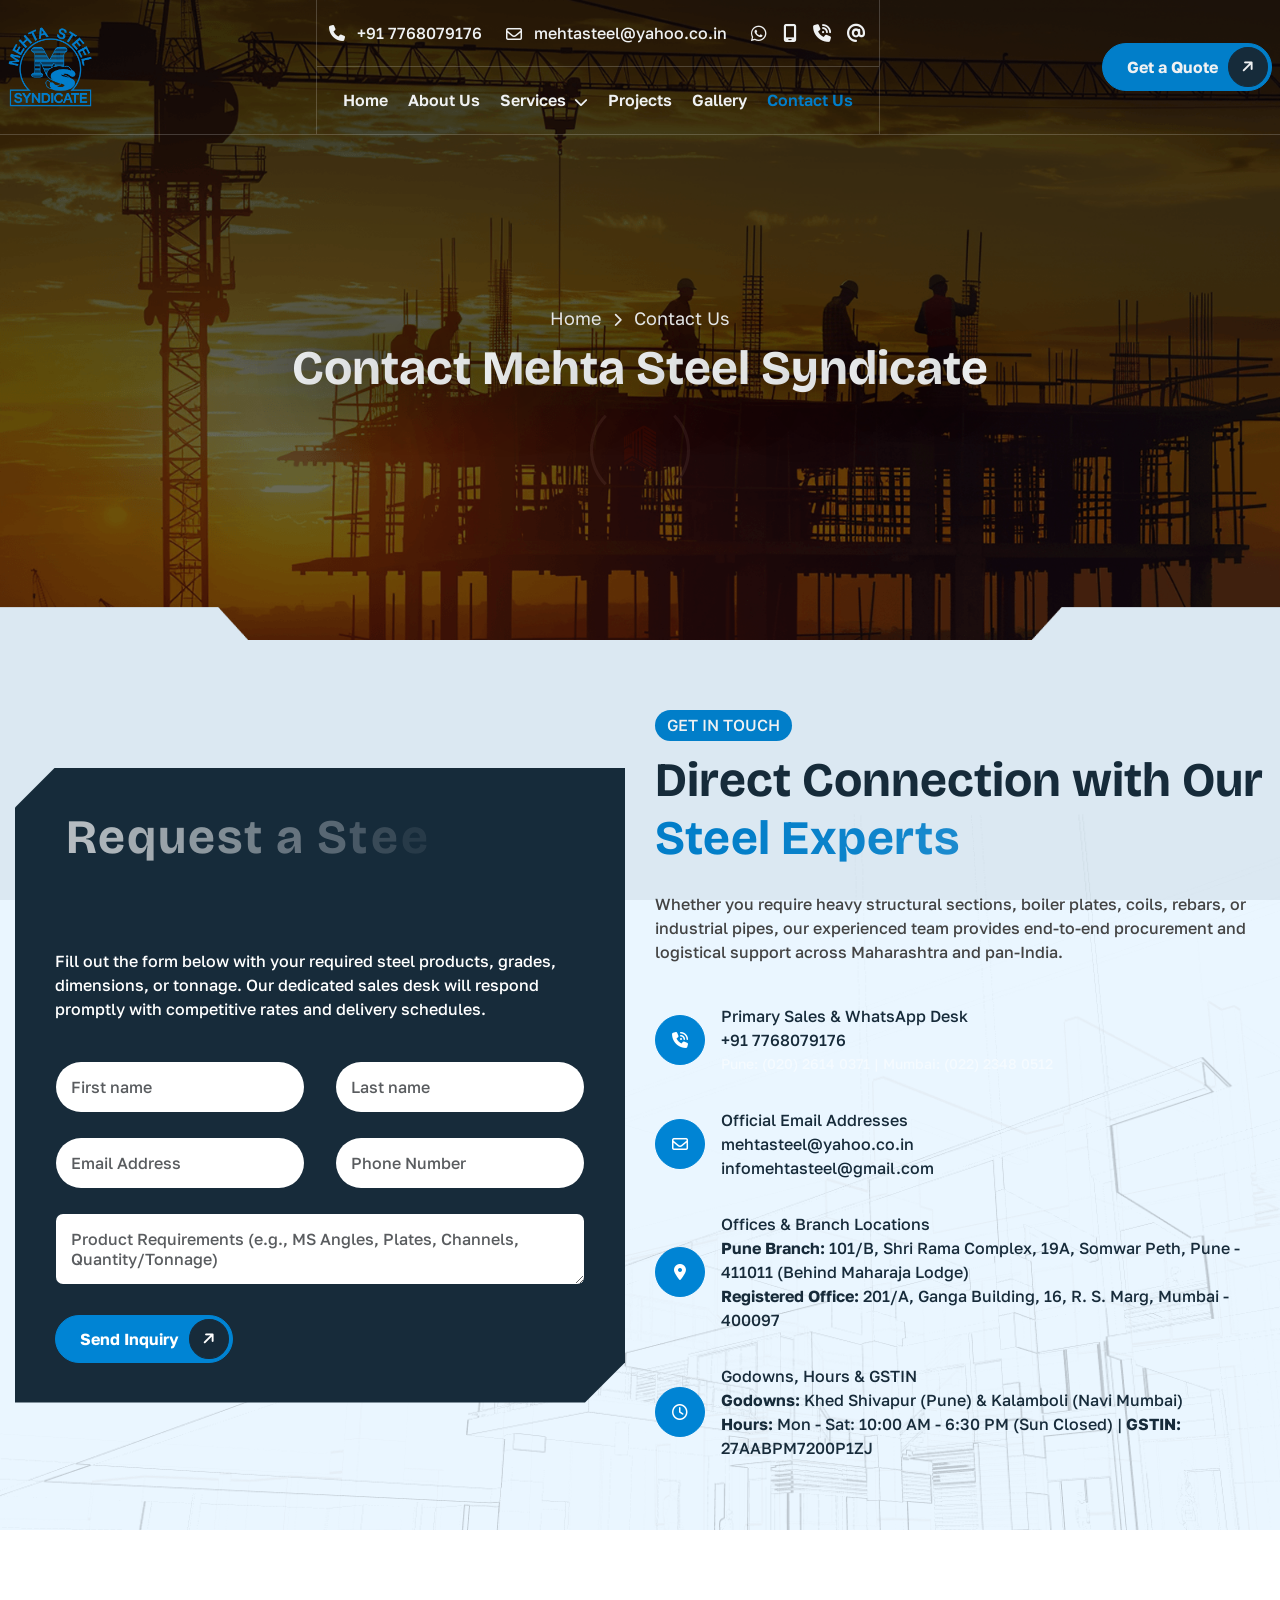
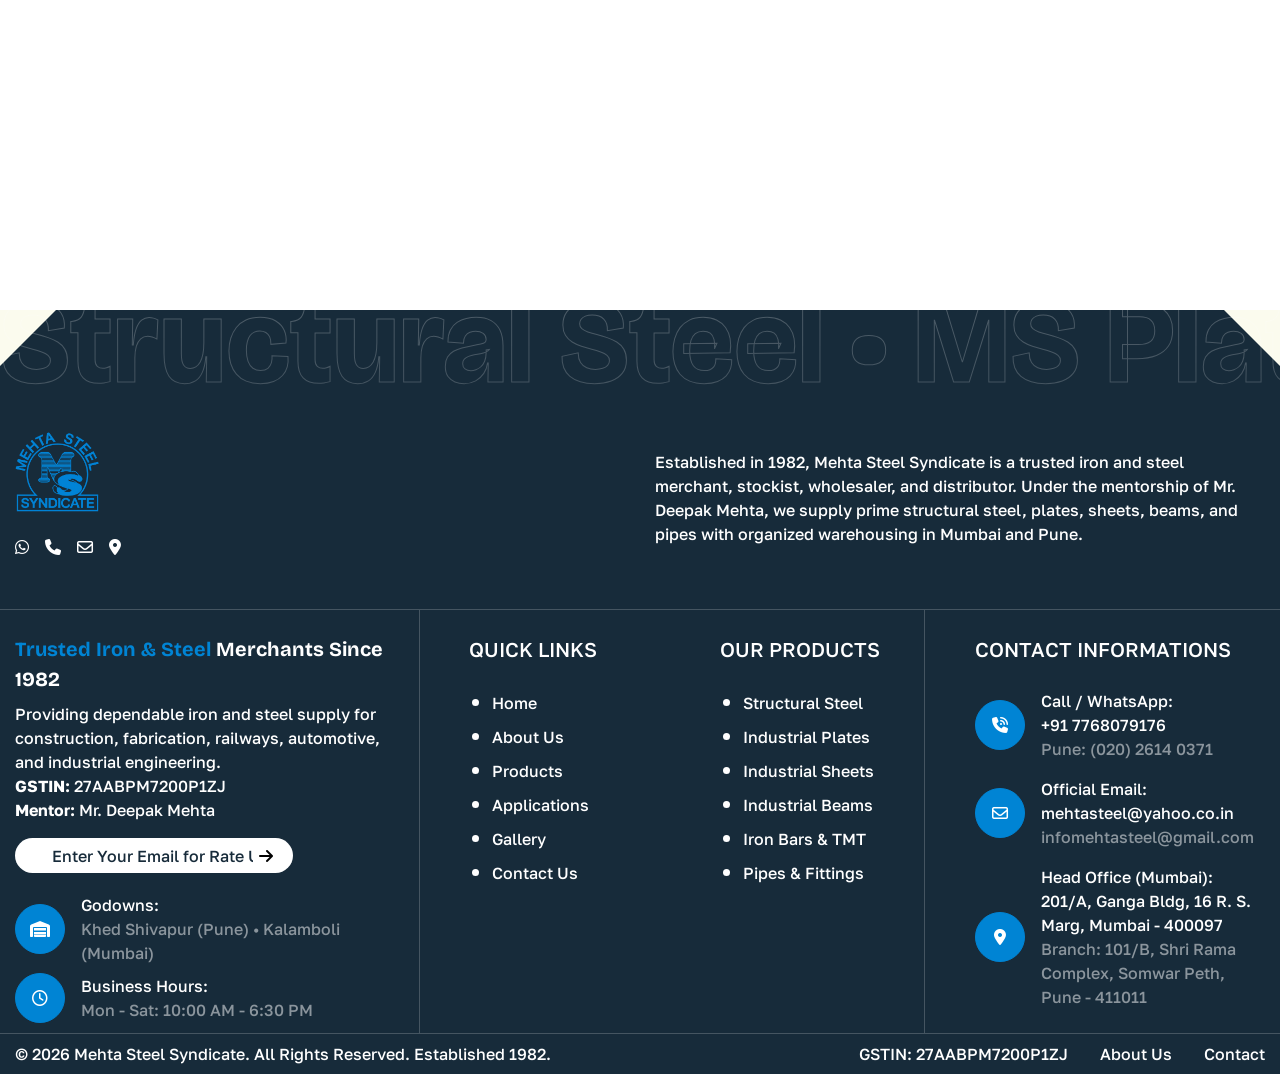
<file: contact.html>
<!DOCTYPE html>
<html lang="zxx">

<head>
    <!-- Meta -->
    <meta charset="utf-8">
    <meta http-equiv="X-UA-Compatible" content="IE=edge">
    <meta name="viewport" content="width=device-width, initial-scale=1.0">
    <meta name="description" content="Contact Mehta Steel Syndicate for wholesale iron and steel inquiries. Offices in Somwar Peth Pune & Mumbai. Godowns in Khed Shivapur & Kalamboli. Phone: +91 7768079176.">
    <meta name="keywords" content="contact Mehta Steel Syndicate, steel stockists Pune, steel suppliers Mumbai, Khed Shivapur godown, Kalamboli steel yard, steel quotes, Deepak Mehta">
    <meta name="robots" content="max-image-preview:large">
    <!-- Page Title -->
    <title>Contact Us | Mehta Steel Syndicate - Mumbai &amp; Pune Offices</title>
    <!-- Favicon Icon -->
    <link rel="shortcut icon" type="image/x-icon" href="assets/images/favicon.png">
    <!-- Bootstrap Css Link -->
    <link href="assets/css/bootstrap.min.css" rel="stylesheet" media="screen">
    <!-- Swiper Css -->
    <link rel="stylesheet" href="assets/css/swiper-bundle.min.css">
    <!-- Mouse Cursor Css File -->
    <link rel="stylesheet" href="assets/css/mousecursor.css">
    <!-- Magnific Popup Css File -->
    <link rel="stylesheet" href="assets/css/magnific-popup.css">
    <!-- Font Awesome Icon Css (CDN) -->
    <link rel="stylesheet" href="https://cdnjs.cloudflare.com/ajax/libs/font-awesome/6.7.2/css/all.min.css" integrity="sha512-Evv84Mr4kqVGRNSgIGL/F/aIDqQb7xQ2vcrdIwxfjThSH8CSR7PBEakCr51Ck+w+/U6swU2Im1vVX0SVk9ABhg==" crossorigin="anonymous" referrerpolicy="no-referrer">
    <!-- Font Awesome Icon Css (Local Fallback) -->
    <link href="assets/css/all.min.css" rel="stylesheet" media="screen">
    <!-- SlickNav Css -->
    <link href="assets/css/slicknav.min.css" rel="stylesheet">
    <!-- Animation On Scroll Css File -->
    <link href="assets/css/aos.css" rel="stylesheet">
    <!-- Google Fonts Link-->
    <link rel="preconnect" href="https://fonts.googleapis.com">
    <link rel="preconnect" href="https://fonts.gstatic.com" crossorigin>
    <!-- Bricolage Grotesque Fonts Link -->
    <link href="https://fonts.googleapis.com/css2?family=Bricolage+Grotesque:opsz,wght@12..96,200..800&display=swap" rel="stylesheet">
    <!-- Golos Text Fonts Link -->
    <link href="https://fonts.googleapis.com/css2?family=Golos+Text:wght@400..900&display=swap" rel="stylesheet">
    <!-- Main Custom Css -->
    <link href="assets/css/custom.css" rel="stylesheet" media="screen">
</head>

<body>
    <!-- Preloader Start -->
    <div class="sis-preloader">
        <div class="sis-loading-container">
            <div class="sis-loading"></div>
            <div class="sis-loading-icon">
                <figure class="sis-reveal">
                    <img src="assets/images/loader.png" alt="Mehta Steel Syndicate">
                </figure>
            </div>
        </div>
    </div>
    <!-- Preloader End -->
    <!-- Header New Start -->
    <header id="sisf-page-header" class="sisf-main-header sisf-standerd-header">
        <div id="sisf-page-header-inner" class="sisf-skin--light position-relative d-flex align-items-center">
            <div class="container px-2">
                <!-- Logo Start -->
                <a class="navbar-brand sisf-header-logo-link mobile-block" href="index.html">
               <img src="assets/UPDATED-LOGO.png" alt="Logo">
               </a>
                <!-- Logo End -->
                <div class="sisf-centered-header-wrapper sisf--header d-flex justify-content-between align-items-center">
                    <!-- Logo Start -->
                    <a class="navbar-brand sisf-header-logo-link" href="index.html">
                  <img src="assets/UPDATED-LOGO.png" alt="Logo">
                  </a>
                    <!-- Logo End -->
                    <nav class="navbar navbar-expand-lg d-block text-center">
                        <div class="sis-header-top">
                            <div class="sis-header_col">
                                <div class="sisf-widget-holder">
                                    <div class="sisf-top-bar-widget d-flex align-items-center gap-4">
                                        <div class="sisf-icon-list-item sisf-icon--icon-pack">
                                            <a href="tel:+917768079176" target="_self">                  
                                                <span class="sisf-e-title-inner">                           
                                                    <span class="sisf-e-title-text"><i class="fa-solid pe-2 fa-phone"></i> +91 7768079176</span>
                                                </span>                 
                                            </a>
                                        </div>
                                        <div class="mail-us">
                                            <a href="mailto:mehtasteel@yahoo.co.in"><span class="sisf-e-title-text"><i class="fa-regular fa-envelope pe-2"></i> mehtasteel@yahoo.co.in</span></a>
                                        </div>
                                        <div class="social-icons-link">
                                            <ul class="list-unstyled p-0 m-0">
                                                <li class="me-3"><a href="https://wa.me/917768079176" target="_blank" rel="noopener noreferrer" title="WhatsApp"><i class="fa-brands fa-whatsapp"></i></a></li>
                                                <li class="me-3"><a href="tel:+919860576763" title="Mobile: Rikesh Mehta (+91 9860576763)"><i class="fa-solid fa-mobile-screen"></i></a></li>
                                                <li class="me-3"><a href="tel:02026140371" title="Pune Office: (020) 2614 0371"><i class="fa-solid fa-phone-volume"></i></a></li>
                                                <li><a href="mailto:infomehtasteel@gmail.com" title="Email: infomehtasteel@gmail.com"><i class="fa-solid fa-at"></i></a></li>
                                            </ul>
                                        </div>
                                    </div>
                                </div>
                            </div>
                        </div>
                        <!-- Main Menu Start -->
                        <div class="collapse navbar-collapse sis-main-menu p-3">
                            <div class="nav-menu-wrapper">
                                <ul class="navbar-nav" id="menu">
                                    <li class="nav-item">
                                        <a class="nav-link" href="index.html">Home</a>
                                    </li>
                                    <li class="nav-item"><a class="nav-link" href="about.html">About Us</a></li>
                                    <li class="nav-item submenu">
                                        <a class="nav-link" href="service.html">Services<i class="fas fa-chevron-down custom-toggle-icon ps-2"></i></a>
                                        <ul class="sub-menu">
                                            <li class="nav-item"><a class="nav-link" href="service.html">Our Services</a></li>
                                            <li class="nav-item"><a class="nav-link" href="service/service-single/service-single.html">Service Detail</a></li>
                                        </ul>
                                    </li>
                                    <li class="nav-item"><a class="nav-link" href="projects.html">Projects</a></li>
                                    <li class="nav-item"><a class="nav-link" href="gallery.html">Gallery</a></li>
                                    <li class="nav-item"><a class="nav-link" href="contact.html">Contact Us</a></li>
                                </ul>
                            </div>
                        </div>
                        <!-- Main Menu End -->
                    </nav>
                    <div class="sisf-widget-holder sisf--two d-flex align-items-center">
                        <div class="header-btn">
                            <a href="contact.html" class="sis-btn-default">Get a Quote<i class="fa-solid fa-arrow-right"></i></a>
                        </div>
                    </div>
                </div>
                <div class="navbar-toggle"></div>
                <div class="responsive-menu"></div>
            </div>
        </div>
    </header>
    <!-- Header New End -->
    <!-- Banner Section Start -->
    <div class="sisf-banner position-relative">
        <div class="banner-img sis-comman-bg">
            <figure>
                <img src="assets/images/page-banner.png" alt="Contact Mehta Steel Syndicate Banner">
            </figure>
        </div>
        <div class="sisf-page-title sisf-m sisf-title--standard sisf-alignment--center">
            <div class="sisf-m-inner container">
                <div class="sisf-breadcrumbs mb-2">
                    <a class="sisf-breadcrumbs-link text-white" href="index.html">
                        <span>Home</span>
                    </a>
                    <span class="sisf-breadcrumbs-separator text-white mx-2"><i class="fa-solid fa-chevron-right"></i></span>
                    <span class="sisf-breadcrumbs-current text-white">Contact Us</span>
                </div>
                <div class="sisf-m-content sisf-content-grid ">
                    <h1 class="sisf-m-title text-white sis-text-anime-style-3 entry-title">Contact Mehta Steel Syndicate</h1>
                </div>
            </div>
        </div>
    </div>
    <!-- Banner Section End -->
    <!-- Contact Us Section Start -->
    <div class="sis-contact-section sis-comman-bg position-relative section">
        <div class="sisf-sis-bottom-right-image">
            <figure>
                <img src="assets/images/page-image1.png" alt="Mehta Steel Background Pattern">
            </figure>
        </div>
        <div class="container">
            <div class="row align-items-center">
                <div class="col-lg-6">
                    <div class="sis-page-contact-form sis-clip sis-page-background" data-aos="fade-up" data-aos-delay="100" data-aos-duration="1200">
                        <!-- Section Title Start -->
                        <div class="sisf-sis-section-title sis-section-title">
                            <h2 class="sisf-m-title text-white sis-text-anime-style-3">Request a Steel <span class="sisf-e-colored">Quotation</span></h2>
                            <div class="sisf-m-text">
                                <p class="text-white">Fill out the form below with your required steel products, grades, dimensions, or tonnage. Our dedicated sales desk will respond promptly with competitive rates and delivery schedules.</p>
                            </div>
                        </div>
                        <!-- Section Title End -->
                        <div class="form-section">
                            <!-- Form Start -->
                            <form id="enquiryForm" class="p-0 m-0" action="#" method="POST" data-toggle="validator" data-wow-delay="0.5s">
                                <div class="row">
                                    <div class="col-md-6">
                                        <div class="form-group">
                                            <div class="help-block with-errors"></div>
                                            <div class="form-col">
                                                <input type="text" class="form-control mb-4" id="firstName" name="firstName" placeholder="First name" required="">
                                            </div>
                                        </div>
                                    </div>
                                    <div class="col-md-6">
                                        <div class="form-group">
                                            <div class="help-block with-errors"></div>
                                            <div class="form-col">
                                                <input type="text" class="form-control mb-4" id="lastName" name="lastName" placeholder="Last name" required="">
                                            </div>
                                        </div>
                                    </div>
                                    <div class="col-md-6">
                                        <div class="form-group">
                                            <div class="help-block with-errors"></div>
                                            <div class="form-col">
                                                <input type="email" class="form-control mb-4" id="email" name="email" placeholder="Email Address" required="">
                                            </div>
                                        </div>
                                    </div>
                                    <div class="col-md-6">
                                        <div class="form-group">
                                            <div class="help-block with-errors"></div>
                                            <div class="form-col">
                                                <input type="tel" class="form-control mb-4" id="phone" name="phone" placeholder="Phone Number" required="">
                                            </div>
                                        </div>
                                    </div>
                                    <div class="col-12">
                                        <div class="form-group">
                                            <div class="help-block with-errors"></div>
                                            <div class="form-col position-relative">
                                                <textarea id="message" class="form-control rounded-3" name="message" placeholder="Product Requirements (e.g., MS Angles, Plates, Channels, Quantity/Tonnage)" rows="2" required=""></textarea>
                                            </div>
                                        </div>
                                    </div>
                                </div>
                                <div class="sisf-m-btn">
                                    <button type="submit" class="sis-btn-default">Send Inquiry<i class="fa-solid fa-arrow-right"></i></button>
                                </div>
                            </form>
                            <!-- Form End -->
                        </div>
                    </div>
                </div>
                <div class="col-lg-6">
                    <!-- Section Title Start -->
                    <div class="sisf-sis-section-title sis-section-title">
                        <span class="sisf-m-subtitle sis-text-anime-style-3">GET IN TOUCH</span>
                        <h2 class="sisf-m-title sis-text-anime-style-3">Direct Connection with Our <span class="sisf-e-colored">Steel Experts</span></h2>
                        <div class="sisf-m-text">
                            <p>Whether you require heavy structural sections, boiler plates, coils, rebars, or industrial pipes, our experienced team provides end-to-end procurement and logistical support across Maharashtra and pan-India.</p>
                        </div>
                    </div>
                    <!-- Section Title End -->
                    <div class="sisf-sis--contact page">
                        <div class="sisf-sis-contact-information sis-contact">
                            <div class="sisf-contact-box mb-4 pb-2 d-flex align-items-center gap-3">
                                <div class="sisf-icon">
                                    <a href="tel:+917768079176"><i class="fa-solid fa-phone-volume"></i></a>
                                </div>
                                <div class="sisf-sis-e-content">
                                    <span class="sis-title d-block">Primary Sales &amp; WhatsApp Desk</span>
                                    <a href="tel:+917768079176" class="sis-title d-block">+91 7768079176</a>
                                    <span class="small d-block text-white-50">Pune: (020) 2614 0371 | Mumbai: (022) 2348 0512</span>
                                </div>
                            </div>
                            <div class="sisf-contact-box mb-4 pb-2 d-flex align-items-center gap-3">
                                <div class="sisf-icon">
                                    <a href="mailto:mehtasteel@yahoo.co.in"><i class="fa-regular fa-envelope"></i></a>
                                </div>
                                <div class="sisf-sis-e-content">
                                    <span class="sis-title d-block">Official Email Addresses</span>
                                    <a href="mailto:mehtasteel@yahoo.co.in" class="sis-title d-block">mehtasteel@yahoo.co.in</a>
                                    <a href="mailto:infomehtasteel@gmail.com" class="sis-title d-block">infomehtasteel@gmail.com</a>
                                </div>
                            </div>
                            <div class="sisf-contact-box mb-4 pb-2 d-flex align-items-center gap-3">
                                <div class="sisf-icon">
                                    <a href="#"><i class="fa-solid fa-location-dot"></i></a>
                                </div>
                                <div class="sisf-sis-e-content">
                                    <span class="sis-title d-block">Offices &amp; Branch Locations</span>
                                    <span class="sis-title d-block"><strong>Pune Branch:</strong> 101/B, Shri Rama Complex, 19A, Somwar Peth, Pune - 411011 (Behind Maharaja Lodge)</span>
                                    <span class="sis-title d-block"><strong>Registered Office:</strong> 201/A, Ganga Building, 16, R. S. Marg, Mumbai - 400097</span>
                                </div>
                            </div>
                            <div class="sisf-contact-box d-flex align-items-center gap-3">
                                <div class="sisf-icon">
                                    <a href="#"><i class="fa-regular fa-clock"></i></a>
                                </div>
                                <div class="sisf-sis-e-content">
                                    <span class="sis-title d-block">Godowns, Hours &amp; GSTIN</span>
                                    <span class="sis-title d-block"><strong>Godowns:</strong> Khed Shivapur (Pune) &amp; Kalamboli (Navi Mumbai)</span>
                                    <span class="sis-title d-block"><strong>Hours:</strong> Mon - Sat: 10:00 AM - 6:30 PM (Sun Closed) | <strong>GSTIN:</strong> 27AABPM7200P1ZJ</span>
                                </div>
                            </div>
                        </div>
                    </div>
                </div>
            </div>
        </div>
    </div>
    <!-- Contact Us Section End -->
    <!-- Location Map Section Start -->
    <div class="sis-contact-location-section">
        <div class="container-fluid p-0">
            <div class="row">
                <div class="col-12">
                    <div class="sis-contact-map" data-aos="fade-up" data-aos-delay="300" data-aos-duration="1200">
                        <iframe title="Mehta Steel Syndicate Location Map" src="https://maps.google.com/maps?q=19A+Somwar+Peth+Pune+411011&amp;t=&amp;z=15&amp;ie=UTF8&amp;iwloc=&amp;output=embed"></iframe>
                    </div>
                </div>
            </div>
        </div>
    </div>
    <!-- Location Map Section End -->
    <!-- Footer Start -->
    <footer class="main-footer">
        <div class="sisf-page-footer-inner-area sis-page-background position-relative">
            <div class="sisf-sis-top-left-image">
                <figure>
                    <img src="assets/images/top-left.svg" alt="Mehta Steel Pattern">
                </figure>
            </div>
            <div class="sisf-sis-top-right-image">
                <figure>
                    <img src="assets/images/top-right.svg" alt="Mehta Steel Pattern">
                </figure>
            </div>
            <div class="sisf-page-footer-top-area-inner page pb-4">
                <div class="sis-scroll-container mb-3 sisf-page">
                    <div class="sis-scroll-content">
                        <div class="sis-footer-content"><span>Structural Steel •</span></div>
                        <div class="sis-footer-content"><span>MS Plates •</span></div>
                        <div class="sis-footer-content"><span>Chequered Plates •</span></div>
                        <div class="sis-footer-content"><span>Boiler Quality Plates •</span></div>
                        <div class="sis-footer-content"><span>MS Beams •</span></div>
                        <div class="sis-footer-content"><span>MS Channels •</span></div>
                        <div class="sis-footer-content"><span>MS Angles &amp; Flats •</span></div>
                        <div class="sis-footer-content"><span>TMT Steel Bars •</span></div>
                        <div class="sis-footer-content"><span>MS &amp; GI Pipes •</span></div>
                    </div>
                    <div class="sis-scroll-content ms-4">
                        <div class="sis-footer-content"><span>Structural Steel •</span></div>
                        <div class="sis-footer-content"><span>MS Plates •</span></div>
                        <div class="sis-footer-content"><span>Chequered Plates •</span></div>
                        <div class="sis-footer-content"><span>Boiler Quality Plates •</span></div>
                        <div class="sis-footer-content"><span>MS Beams •</span></div>
                        <div class="sis-footer-content"><span>MS Channels •</span></div>
                        <div class="sis-footer-content"><span>MS Angles &amp; Flats •</span></div>
                        <div class="sis-footer-content"><span>TMT Steel Bars •</span></div>
                        <div class="sis-footer-content"><span>MS &amp; GI Pipes •</span></div>
                    </div>
                </div>
                <div class="container">
                    <div class="row align-items-center">
                        <div class="col-lg-6">
                            <div class="footer-logo mb-4">
                                <a href="index.html">
                                    <img src="assets/UPDATED-LOGO.png" alt="Mehta Steel Syndicate" style="max-height:85px;width:auto;">
                                </a>
                            </div>
                            <!-- Links Start -->
                            <div class="footer-social-icons-link page">
                                <ul class="list-unstyled d-flex align-items-center gap-3 p-0 m-0">
                                    <li><a href="https://wa.me/917768079176" target="_blank" rel="noopener noreferrer" class="text-white" title="WhatsApp"><i class="fa-brands fa-whatsapp fa-lg"></i></a></li>
                                    <li><a href="tel:+917768079176" class="text-white" title="Call Us"><i class="fa-solid fa-phone fa-lg"></i></a></li>
                                    <li><a href="mailto:mehtasteel@yahoo.co.in" class="text-white" title="Email"><i class="fa-regular fa-envelope fa-lg"></i></a></li>
                                    <li><a href="contact.html" class="text-white" title="Locations"><i class="fa-solid fa-location-dot fa-lg"></i></a></li>
                                </ul>
                            </div>
                            <!-- Links End -->
                        </div>
                        <div class="col-lg-6">
                            <!-- Setion Title Start -->
                            <div class="sisf-sis-section-title mb-0 sis-section-title">
                                <div class="sisf-m-text">
                                    <p class="text-white mt-0">Established in 1982, Mehta Steel Syndicate is a trusted iron and steel merchant, stockist, wholesaler, and distributor. Under the mentorship of Mr. Deepak Mehta, we supply prime structural steel, plates, sheets, beams, and pipes with organized warehousing in Mumbai and Pune.</p>
                                </div>
                            </div>
                            <!-- Setion Title End -->
                        </div>
                    </div>
                </div>
            </div>
            <div class="sisf-page-footer-middle-area">
                <div class="container">
                    <div class="row">
                        <div class="col-lg-4 col-md-6">
                            <div class="sisf-m-title pt-4 mb-2">
                                <h3 class="text-white"><span class="sisf-e-colored">Trusted Iron &amp; Steel</span> Merchants Since 1982</h3>
                            </div>
                            <div class="sis-m-text">
                                <p class="text-white mb-2">Providing dependable iron and steel supply for construction, fabrication, railways, automotive, and industrial engineering.<br><strong>GSTIN:</strong> 27AABPM7200P1ZJ<br><strong>Mentor:</strong> Mr. Deepak Mehta</p>
                            </div>
                            <div class="subscribe-newsletter-form pt-2 mb-3">
                                <form id="newslettersForm">
                                    <div class="form-group bg-white position-relative d-flex align-items-center">
                                        <input type="email" name="email" class="form-control p-0 border-0 mb-0 ps-3" id="mail" placeholder="Enter Your Email for Rate Updates" required="">
                                        <button type="submit" class="border-0 bg-transparent pe-3"><i class="fa-solid fa-arrow-right"></i></button>
                                    </div>
                                </form>
                            </div>
                            <div class="sisf-sis-contact-information footer-extra-info mt-3 pt-1">
                                <div class="sisf-contact-box mb-2 d-flex align-items-center gap-3">
                                    <div class="sisf-icon">
                                        <a href="contact.html"><i class="fa-solid fa-warehouse"></i></a>
                                    </div>
                                    <div class="sisf-sis-e-content">
                                        <span class="sis-title d-block">Godowns:</span>
                                        <span class="sis-title d-block small text-white-50">Khed Shivapur (Pune) &bull; Kalamboli (Mumbai)</span>
                                    </div>
                                </div>
                                <div class="sisf-contact-box d-flex align-items-center gap-3">
                                    <div class="sisf-icon">
                                        <a href="#"><i class="fa-regular fa-clock"></i></a>
                                    </div>
                                    <div class="sisf-sis-e-content">
                                        <span class="sis-title d-block">Business Hours:</span>
                                        <span class="sis-title d-block small text-white-50">Mon - Sat: 10:00 AM - 6:30 PM</span>
                                    </div>
                                </div>
                            </div>
                        </div>
                        <div class="col-lg-2 col-md-6 d-flex justify-content-center">
                            <!-- Links Start -->
                            <div class="footer-links pt-4 pb-4 left position-relative page">
                                <h3 class="text-white">QUICK LINKS</h3>
                                <ul>
                                    <li><a href="index.html" class="text-white">Home</a></li>
                                    <li><a href="about.html" class="text-white">About Us</a></li>
                                    <li><a href="service.html" class="text-white">Products</a></li>
                                    <li><a href="projects.html" class="text-white">Applications</a></li>
                                    <li><a href="gallery.html" class="text-white">Gallery</a></li>
                                    <li><a href="contact.html" class="text-white">Contact Us</a></li>
                                </ul>
                            </div>
                            <!-- Links End -->
                        </div>
                        <div class="col-lg-3 col-md-6 d-flex justify-content-center">
                            <!-- Links Start -->
                            <div class="footer-links pt-4 pb-4 right position-relative page">
                                <h3 class="text-white">OUR PRODUCTS</h3>
                                <ul>
                                    <li><a href="service/service-single/service-single.html" class="text-white">Structural Steel</a></li>
                                    <li><a href="service/service-single/service-single.html" class="text-white">Industrial Plates</a></li>
                                    <li><a href="service/service-single/service-single.html" class="text-white">Industrial Sheets</a></li>
                                    <li><a href="service/service-single/service-single.html" class="text-white">Industrial Beams</a></li>
                                    <li><a href="service/service-single/service-single.html" class="text-white">Iron Bars &amp; TMT</a></li>
                                    <li><a href="service/service-single/service-single.html" class="text-white">Pipes &amp; Fittings</a></li>
                                </ul>
                            </div>
                            <!-- Links End -->
                        </div>
                        <div class="col-lg-3 col-12">
                            <!-- Links Start -->
                            <div class="footer-links pt-4 pb-4 page">
                                <h3 class="text-white">CONTACT INFORMATIONS</h3>
                                <div class="sisf-sis-contact-information">
                                    <div class="sisf-contact-box mb-3 d-flex align-items-center gap-3">
                                        <div class="sisf-icon">
                                            <a href="tel:+917768079176"><i class="fa-solid fa-phone-volume"></i></a>
                                        </div>
                                        <div class="sisf-sis-e-content">
                                            <span class="sis-title d-block">Call / WhatsApp:</span>
                                            <a href="tel:+917768079176" class="sis-title d-block">+91 7768079176</a>
                                            <a href="tel:02026140371" class="sis-title d-block small text-white-50">Pune: (020) 2614 0371</a>
                                        </div>
                                    </div>
                                    <div class="sisf-contact-box mb-3 d-flex align-items-center gap-3">
                                        <div class="sisf-icon">
                                            <a href="mailto:mehtasteel@yahoo.co.in"><i class="fa-regular fa-envelope"></i></a>
                                        </div>
                                        <div class="sisf-sis-e-content">
                                            <span class="sis-title d-block">Official Email:</span>
                                            <a href="mailto:mehtasteel@yahoo.co.in" class="sis-title d-block">mehtasteel@yahoo.co.in</a>
                                            <a href="mailto:infomehtasteel@gmail.com" class="sis-title d-block small text-white-50">infomehtasteel@gmail.com</a>
                                        </div>
                                    </div>
                                    <div class="sisf-contact-box d-flex align-items-center gap-3">
                                        <div class="sisf-icon">
                                            <a href="contact.html"><i class="fa-solid fa-location-dot"></i></a>
                                        </div>
                                        <div class="sisf-sis-e-content">
                                            <span class="sis-title d-block">Head Office (Mumbai):</span>
                                            <span class="sis-title d-block small">201/A, Ganga Bldg, 16 R. S. Marg, Mumbai - 400097</span>
                                            <span class="sis-title d-block small text-white-50">Branch: 101/B, Shri Rama Complex, Somwar Peth, Pune - 411011</span>
                                        </div>
                                    </div>
                                </div>
                            </div>
                            <!-- Links End -->
                        </div>
                    </div>
                </div>
            </div>
            <div class="sisf-page-footer-bottom-area">
                <div class="container">
                    <!-- Footer Copyright Section Start -->
                    <div class="footer-copyright">
                        <div class="row align-items-center">
                            <div class="col-md-6">
                                <div class="footer-copyright-text">
                                    <p class="mb-0 text-white">&copy; 2026 Mehta Steel Syndicate. All Rights Reserved. Established 1982.</p>
                                </div>
                            </div>
                            <div class="col-md-6">
                                <div class="footer-privacy-policy">
                                    <ul class="list-unstyled d-flex align-items-center justify-content-end p-0 m-0">
                                        <li><a href="index.html" class="text-white">GSTIN: 27AABPM7200P1ZJ</a></li>
                                        <li class="mx-3 py-2 px-3"><a href="about.html" class="text-white py-2">About Us</a></li>
                                        <li><a href="contact.html" class="text-white">Contact</a></li>
                                    </ul>
                                </div>
                            </div>
                        </div>
                    </div>
                    <!-- Footer Copyright Section End -->
                </div>
            </div>
        </div>
    </footer>
    <!-- Footer End -->
    <!-- Cursor Start -->
    <div class="sisf-cursor sisf-js-cursor">
        <div class="sisf-cursor-wrapper">
            <div class="sisf-cursor--follower sisf-js-follower"></div>
            <div class="sisf-cursor--label sisf-js-label"></div>
            <div class="sisf-cursor--drap sisf-js-drap"></div>
            <div class="sisf-cursor--icon sisf-js-icon"></div>
        </div>
    </div>
    <!-- Cursor End -->
    <!-- Back to Top Button Start -->
    <div class="sis-back-to-top-button">
        <button class="sis-back-to-top" id="backToTop">
         <span class="mt-1"><i class="fa fa-chevron-up"></i></span>
         </button>
    </div>
    <!-- Back to Top Button End -->
    <!-- Jquery Library File -->
    <script src="assets/js/jquery-3.7.1.min.js"></script>
    <!-- Bootstrap js File -->
    <script src="assets/js/bootstrap.min.js"></script>
    <!-- Validator js file -->
    <script src="assets/js/validator.min.js"></script>
    <!-- SlickNav js File -->
    <script src="assets/js/jquery.slicknav.js"></script>
    <!-- Swiper js File -->
    <script src="assets/js/swiper-bundle.min.js"></script>
    <!-- Animation On Scroll Js File -->
    <script src="assets/js/aos.js"></script>
    <!-- Counter js File -->
    <script src="assets/js/jquery.waypoints.min.js"></script>
    <script src="assets/js/jquery.counterup.min.js"></script>
    <!-- Magnific js File -->
    <script src="assets/js/jquery.magnific-popup.min.js"></script>
    <!-- Gsap Js File -->
    <script src="assets/js/gsap.min.js"></script>
    <!-- Cursor Js File -->
    <script src="assets/js/magiccursor.js"></script>
    <script src="assets/js/cursor/cursor.js"></script>
    <!-- Text Effect js file -->
    <script src="assets/js/ScrollTrigger.min.js"></script>
    <script src="assets/js/SplitText.js"></script>
    <!-- Main Custom js file -->
    <script src="assets/js/script.js"></script>
</body>

</html>
</file>
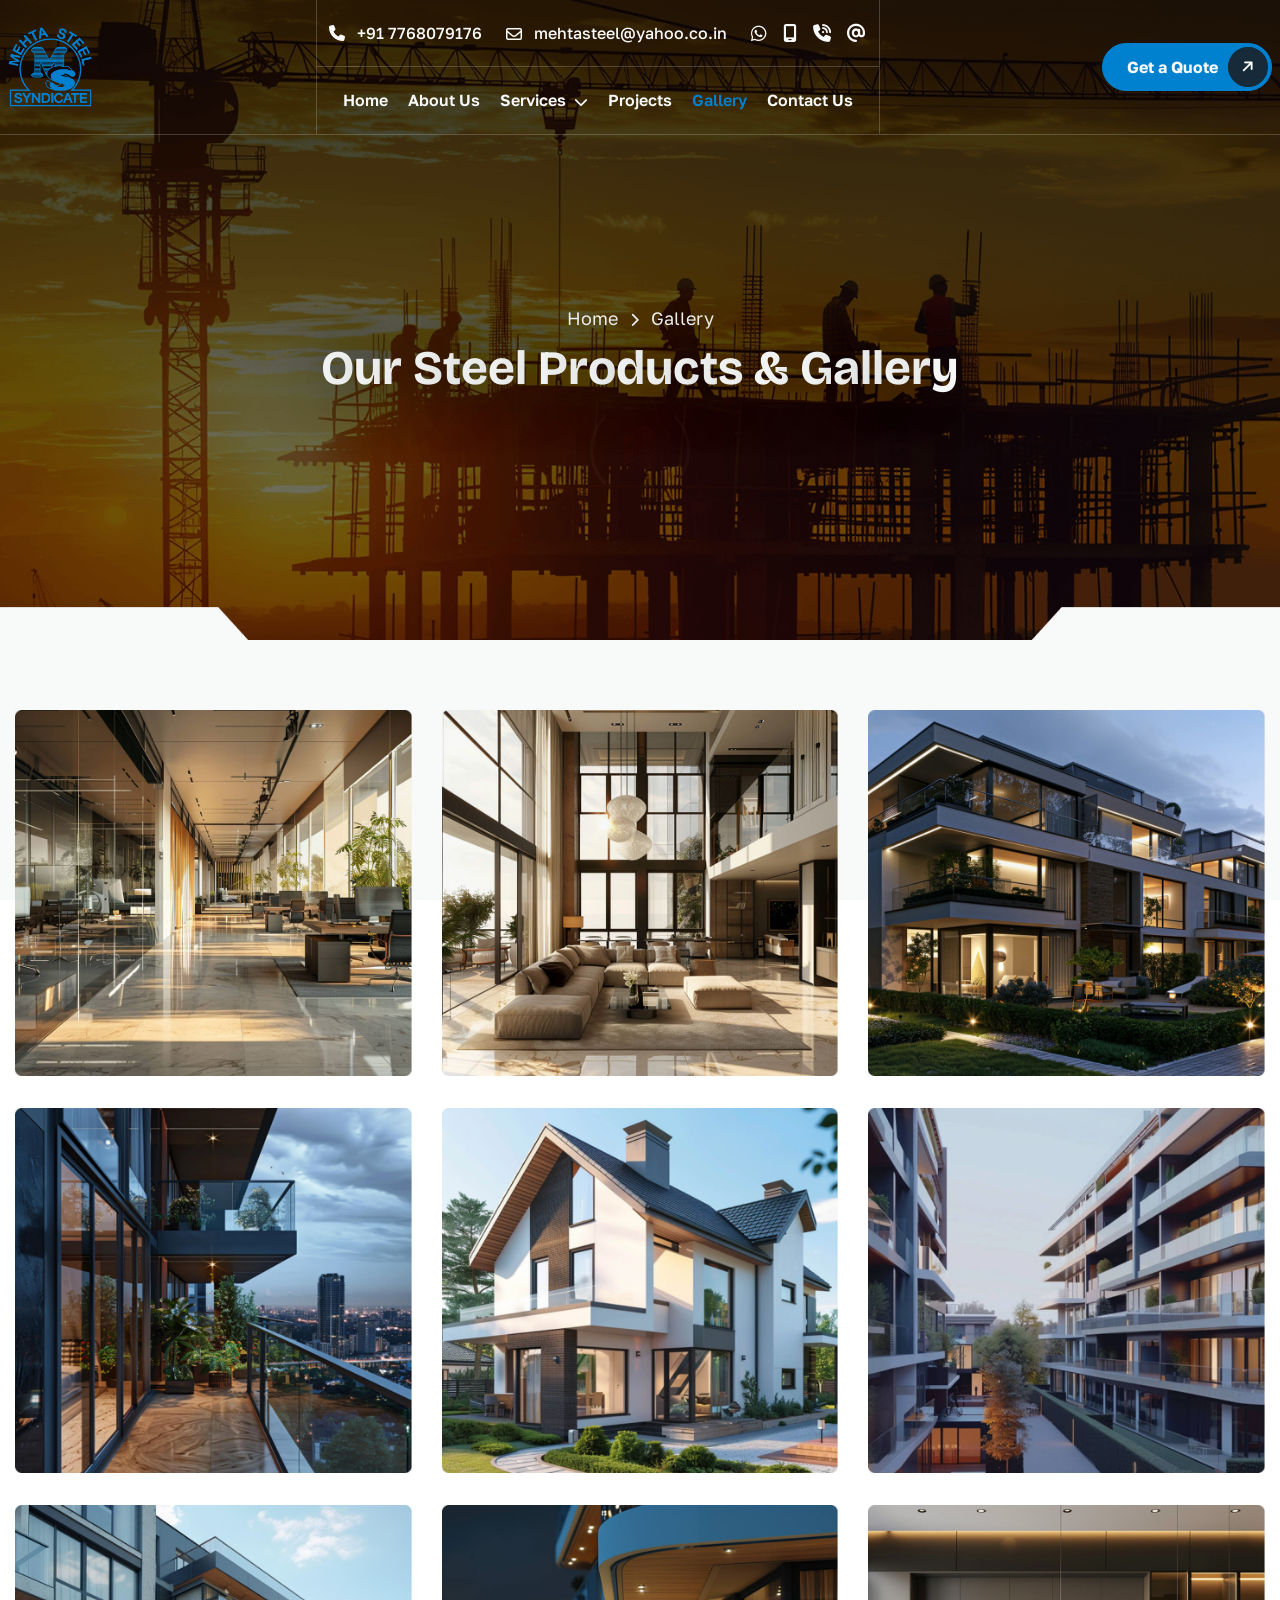
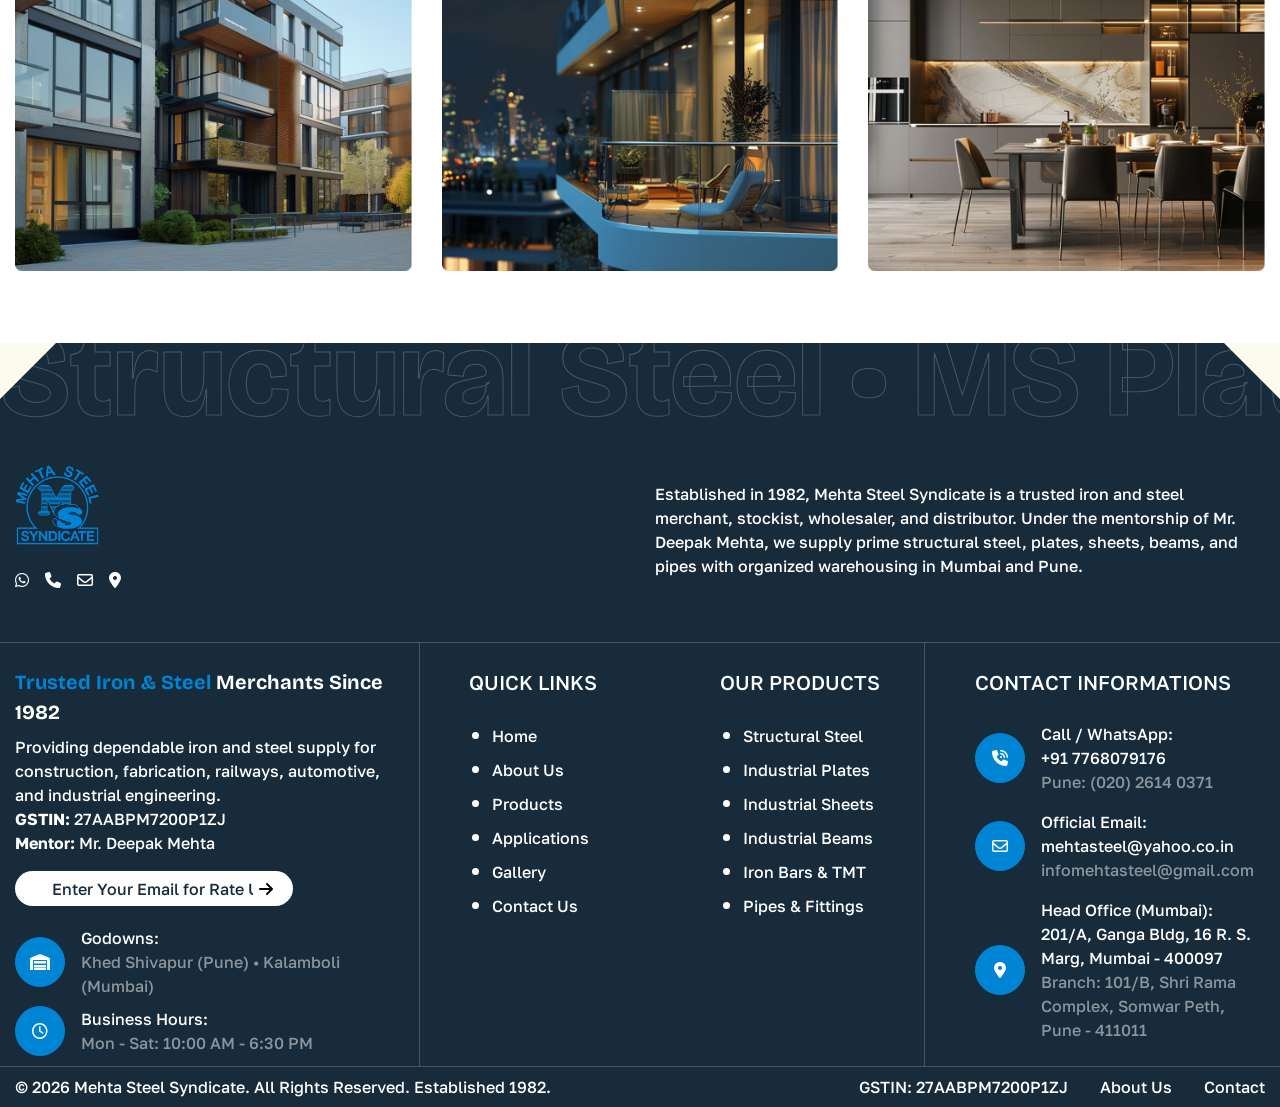
<file: gallery.html>
<!DOCTYPE html>
<html lang="zxx">

<head>
    <!-- Meta -->
    <meta charset="utf-8">
    <meta http-equiv="X-UA-Compatible" content="IE=edge">
    <meta name="viewport" content="width=device-width, initial-scale=1.0">
    <meta name="description" content="View Mehta Steel Syndicate's product and stock gallery: Structural steel, industrial plates, sheets, beams, bars, pipes, and organized warehouse inventory in Mumbai and Pune.">
    <meta name="keywords" content="steel products gallery, structural steel stock, steel plates, beams, pipes, warehouse inventory, Mehta Steel Syndicate, Pune, Mumbai">
    <meta name="robots" content="max-image-preview:large">
    <!-- Page Title -->
    <title>Our Steel Products &amp; Gallery | Mehta Steel Syndicate</title>
    <!-- Favicon Icon -->
    <link rel="shortcut icon" type="image/x-icon" href="assets/images/favicon.png">
    <!-- Bootstrap Css Link -->
    <link href="assets/css/bootstrap.min.css" rel="stylesheet" media="screen">
    <!-- Swiper Css -->
    <link rel="stylesheet" href="assets/css/swiper-bundle.min.css">
    <!-- Mouse Cursor Css File -->
    <link rel="stylesheet" href="assets/css/mousecursor.css">
    <!-- Magnific Popup Css File -->
    <link rel="stylesheet" href="assets/css/magnific-popup.css">
    <!-- Font Awesome Icon Css (CDN) -->
    <link rel="stylesheet" href="https://cdnjs.cloudflare.com/ajax/libs/font-awesome/6.7.2/css/all.min.css" integrity="sha512-Evv84Mr4kqVGRNSgIGL/F/aIDqQb7xQ2vcrdIwxfjThSH8CSR7PBEakCr51Ck+w+/U6swU2Im1vVX0SVk9ABhg==" crossorigin="anonymous" referrerpolicy="no-referrer">
    <!-- Font Awesome Icon Css (Local Fallback) -->
    <link href="assets/css/all.min.css" rel="stylesheet" media="screen">
    <!-- SlickNav Css -->
    <link href="assets/css/slicknav.min.css" rel="stylesheet">
    <!-- Animation On Scroll Css File -->
    <link href="assets/css/aos.css" rel="stylesheet">
    <!-- Google Fonts Link-->
    <link rel="preconnect" href="https://fonts.googleapis.com">
    <link rel="preconnect" href="https://fonts.gstatic.com" crossorigin>
    <!-- Bricolage Grotesque Fonts Link -->
    <link href="https://fonts.googleapis.com/css2?family=Bricolage+Grotesque:opsz,wght@12..96,200..800&display=swap" rel="stylesheet">
    <!-- Golos Text Fonts Link -->
    <link href="https://fonts.googleapis.com/css2?family=Golos+Text:wght@400..900&display=swap" rel="stylesheet">
    <!-- Main Custom Css -->
    <link href="assets/css/custom.css" rel="stylesheet" media="screen">
</head>

<body>
    <!-- Preloader Start -->
    <div class="sis-preloader">
        <div class="sis-loading-container">
            <div class="sis-loading"></div>
            <div class="sis-loading-icon">
                <figure class="sis-reveal">
                    <img src="assets/images/loader.png" alt="Mehta Steel Syndicate">
                </figure>
            </div>
        </div>
    </div>
    <!-- Preloader End -->
    <!-- Header New Start -->
    <header id="sisf-page-header" class="sisf-main-header sisf-standerd-header">
        <div id="sisf-page-header-inner" class="sisf-skin--light position-relative d-flex align-items-center">
            <div class="container px-2">
                <!-- Logo Start -->
                <a class="navbar-brand sisf-header-logo-link mobile-block" href="index.html">
               <img src="assets/UPDATED-LOGO.png" alt="Logo">
               </a>
                <!-- Logo End -->
                <div class="sisf-centered-header-wrapper sisf--header d-flex justify-content-between align-items-center">
                    <!-- Logo Start -->
                    <a class="navbar-brand sisf-header-logo-link" href="index.html">
                  <img src="assets/UPDATED-LOGO.png" alt="Logo">
                  </a>
                    <!-- Logo End -->
                    <nav class="navbar navbar-expand-lg d-block text-center">
                        <div class="sis-header-top">
                            <div class="sis-header_col">
                                <div class="sisf-widget-holder">
                                    <div class="sisf-top-bar-widget d-flex align-items-center gap-4">
                                        <div class="sisf-icon-list-item sisf-icon--icon-pack">
                                            <a href="tel:+917768079176" target="_self">                  
                                                <span class="sisf-e-title-inner">                           
                                                    <span class="sisf-e-title-text"><i class="fa-solid pe-2 fa-phone"></i> +91 7768079176</span>
                                                </span>                 
                                            </a>
                                        </div>
                                        <div class="mail-us">
                                            <a href="mailto:mehtasteel@yahoo.co.in"><span class="sisf-e-title-text"><i class="fa-regular fa-envelope pe-2"></i> mehtasteel@yahoo.co.in</span></a>
                                        </div>
                                        <div class="social-icons-link">
                                            <ul class="list-unstyled p-0 m-0">
                                                <li class="me-3"><a href="https://wa.me/917768079176" target="_blank" rel="noopener noreferrer" title="WhatsApp"><i class="fa-brands fa-whatsapp"></i></a></li>
                                                <li class="me-3"><a href="tel:+919860576763" title="Mobile: Rikesh Mehta (+91 9860576763)"><i class="fa-solid fa-mobile-screen"></i></a></li>
                                                <li class="me-3"><a href="tel:02026140371" title="Pune Office: (020) 2614 0371"><i class="fa-solid fa-phone-volume"></i></a></li>
                                                <li><a href="mailto:infomehtasteel@gmail.com" title="Email: infomehtasteel@gmail.com"><i class="fa-solid fa-at"></i></a></li>
                                            </ul>
                                        </div>
                                    </div>
                                </div>
                            </div>
                        </div>
                        <!-- Main Menu Start -->
                        <div class="collapse navbar-collapse sis-main-menu p-3">
                            <div class="nav-menu-wrapper">
                                <ul class="navbar-nav" id="menu">
                                    <li class="nav-item">
                                        <a class="nav-link" href="index.html">Home</a>
                                    </li>
                                    <li class="nav-item"><a class="nav-link" href="about.html">About Us</a></li>
                                    <li class="nav-item submenu">
                                        <a class="nav-link" href="service.html">Services<i class="fas fa-chevron-down custom-toggle-icon ps-2"></i></a>
                                        <ul class="sub-menu">
                                            <li class="nav-item"><a class="nav-link" href="service.html">Our Services</a></li>
                                            <li class="nav-item"><a class="nav-link" href="service/service-single/service-single.html">Service Detail</a></li>
                                        </ul>
                                    </li>
                                    <li class="nav-item"><a class="nav-link" href="projects.html">Projects</a></li>
                                    <li class="nav-item"><a class="nav-link" href="gallery.html">Gallery</a></li>
                                    <li class="nav-item"><a class="nav-link" href="contact.html">Contact Us</a></li>
                                </ul>
                            </div>
                        </div>
                        <!-- Main Menu End -->
                    </nav>
                    <div class="sisf-widget-holder sisf--two d-flex align-items-center">
                        <div class="header-btn">
                            <a href="contact.html" class="sis-btn-default">Get a Quote<i class="fa-solid fa-arrow-right"></i></a>
                        </div>
                    </div>
                </div>
                <div class="navbar-toggle"></div>
                <div class="responsive-menu"></div>
            </div>
        </div>
    </header>
    <!-- Header New End -->
    <!-- Banner Section Start -->
    <div class="sisf-banner position-relative">
        <div class="banner-img">
            <figure>
                <img src="assets/images/page-banner.png" alt="Steel Gallery Banner">
            </figure>
        </div>
        <div class="sisf-page-title sisf-m sisf-title--standard sisf-alignment--center">
            <div class="sisf-m-inner container">
                <div class="sisf-breadcrumbs mb-2">
                    <a class="sisf-breadcrumbs-link text-white" href="index.html">
                        <span>Home</span>
                    </a>
                    <span class="sisf-breadcrumbs-separator text-white mx-2"><i class="fa-solid fa-chevron-right"></i></span>
                    <span class="sisf-breadcrumbs-current text-white">Gallery</span>
                </div>
                <div class="sisf-m-content sisf-content-grid ">
                    <h1 class="sisf-m-title text-white sis-text-anime-style-3 entry-title">Our Steel Products &amp; Gallery</h1>
                </div>
            </div>
        </div>
    </div>
    <!-- Banner Section End -->
    <!-- Page Gallery Section Start -->
    <div class="sis-page-gallery-section sisf-section">
        <div class="container">
            <div class="sis-gallery-items sis-page-gallery-box">
                <div class="row">
                    <div class="col-lg-4 col-md-6">
                        <div class="sis-gallery-item mb-4 pb-2" data-aos="fade-up" data-aos-delay="100">
                            <a href="assets/images/page-gallery1.jpg">
                                <figure class="sis-image-anime">
                                    <img src="assets/images/page-gallery1.jpg" class="w-100" alt="Structural Steel Beams and Heavy Columns">
                                </figure>
                            </a>
                        </div>
                    </div>
                    <div class="col-lg-4 col-md-6">
                        <div class="sis-gallery-item mb-4 pb-2" data-aos="fade-up" data-aos-delay="300">
                            <a href="assets/images/page-gallery2.jpg">
                                <figure class="sis-image-anime">
                                    <img src="assets/images/page-gallery2.jpg" class="w-100" alt="Mild Steel Plates and Chequered Plates">
                                </figure>
                            </a>
                        </div>
                    </div>
                    <div class="col-lg-4 col-md-6">
                        <div class="sis-gallery-item mb-4 pb-2" data-aos="fade-up" data-aos-delay="500">
                            <a href="assets/images/page-gallery3.jpg">
                                <figure class="sis-image-anime">
                                    <img src="assets/images/page-gallery3.jpg" class="w-100" alt="Hot Rolled and Cold Rolled Steel Sheets">
                                </figure>
                            </a>
                        </div>
                    </div>
                    <div class="col-lg-4 col-md-6">
                        <div class="sis-gallery-item mb-4 pb-2" data-aos="fade-up" data-aos-delay="100">
                            <a href="assets/images/page-gallery4.jpg">
                                <figure class="sis-image-anime">
                                    <img src="assets/images/page-gallery4.jpg" class="w-100" alt="MS Channels, Angles, and Flat Bars Inventory">
                                </figure>
                            </a>
                        </div>
                    </div>
                    <div class="col-lg-4 col-md-6">
                        <div class="sis-gallery-item mb-4 pb-2" data-aos="fade-up" data-aos-delay="300">
                            <a href="assets/images/page-gallery5.jpg">
                                <figure class="sis-image-anime">
                                    <img src="assets/images/page-gallery5.jpg" class="w-100" alt="TMT Rebars and Industrial Round Bars Stock">
                                </figure>
                            </a>
                        </div>
                    </div>
                    <div class="col-lg-4 col-md-6">
                        <div class="sis-gallery-item mb-4 pb-2" data-aos="fade-up" data-aos-delay="500">
                            <a href="assets/images/page-gallery6.jpg">
                                <figure class="sis-image-anime">
                                    <img src="assets/images/page-gallery6.jpg" class="w-100" alt="Galvanized Plain and Corrugated Roofing Sheets">
                                </figure>
                            </a>
                        </div>
                    </div>
                    <div class="col-lg-4 col-md-6">
                        <div class="sis-gallery-item mb-4 pb-2" data-aos="fade-up" data-aos-delay="100">
                            <a href="assets/images/page-gallery7.jpg">
                                <figure class="sis-image-anime">
                                    <img src="assets/images/page-gallery7.jpg" class="w-100" alt="Mild Steel MS Black and Galvanized Iron GI Pipes">
                                </figure>
                            </a>
                        </div>
                    </div>
                    <div class="col-lg-4 col-md-6">
                        <div class="sis-gallery-item mb-4 pb-2" data-aos="fade-up" data-aos-delay="300">
                            <a href="assets/images/page-gallery8.jpg">
                                <figure class="sis-image-anime">
                                    <img src="assets/images/page-gallery8.jpg" class="w-100" alt="Mehta Steel Syndicate Warehouse and Material Handling">
                                </figure>
                            </a>
                        </div>
                    </div>
                    <div class="col-lg-4 col-md-6">
                        <div class="sis-gallery-item" data-aos="fade-up" data-aos-delay="500">
                            <a href="assets/images/page-gallery9.jpg">
                                <figure class="sis-image-anime">
                                    <img src="assets/images/page-gallery9.jpg" class="w-100" alt="Organized Steel Stockyard and Logistics Infrastructure">
                                </figure>
                            </a>
                        </div>
                    </div>
                </div>
            </div>
        </div>
    </div>
    <!-- Page Gallery Section End -->
    <!-- Footer Start -->
    <footer class="main-footer">
        <div class="sisf-page-footer-inner-area sis-page-background position-relative">
            <div class="sisf-sis-top-left-image">
                <figure>
                    <img src="assets/images/top-left.svg" alt="Mehta Steel Pattern">
                </figure>
            </div>
            <div class="sisf-sis-top-right-image">
                <figure>
                    <img src="assets/images/top-right.svg" alt="Mehta Steel Pattern">
                </figure>
            </div>
            <div class="sisf-page-footer-top-area-inner page pb-4">
                <div class="sis-scroll-container mb-3 sisf-page">
                    <div class="sis-scroll-content">
                        <div class="sis-footer-content"><span>Structural Steel •</span></div>
                        <div class="sis-footer-content"><span>MS Plates •</span></div>
                        <div class="sis-footer-content"><span>Chequered Plates •</span></div>
                        <div class="sis-footer-content"><span>Boiler Quality Plates •</span></div>
                        <div class="sis-footer-content"><span>MS Beams •</span></div>
                        <div class="sis-footer-content"><span>MS Channels •</span></div>
                        <div class="sis-footer-content"><span>MS Angles &amp; Flats •</span></div>
                        <div class="sis-footer-content"><span>TMT Steel Bars •</span></div>
                        <div class="sis-footer-content"><span>MS &amp; GI Pipes •</span></div>
                    </div>
                    <div class="sis-scroll-content ms-4">
                        <div class="sis-footer-content"><span>Structural Steel •</span></div>
                        <div class="sis-footer-content"><span>MS Plates •</span></div>
                        <div class="sis-footer-content"><span>Chequered Plates •</span></div>
                        <div class="sis-footer-content"><span>Boiler Quality Plates •</span></div>
                        <div class="sis-footer-content"><span>MS Beams •</span></div>
                        <div class="sis-footer-content"><span>MS Channels •</span></div>
                        <div class="sis-footer-content"><span>MS Angles &amp; Flats •</span></div>
                        <div class="sis-footer-content"><span>TMT Steel Bars •</span></div>
                        <div class="sis-footer-content"><span>MS &amp; GI Pipes •</span></div>
                    </div>
                </div>
                <div class="container">
                    <div class="row align-items-center">
                        <div class="col-lg-6">
                            <div class="footer-logo mb-4">
                                <a href="index.html">
                                    <img src="assets/UPDATED-LOGO.png" alt="Mehta Steel Syndicate" style="max-height:85px;width:auto;">
                                </a>
                            </div>
                            <!-- Links Start -->
                            <div class="footer-social-icons-link page">
                                <ul class="list-unstyled d-flex align-items-center gap-3 p-0 m-0">
                                    <li><a href="https://wa.me/917768079176" target="_blank" rel="noopener noreferrer" class="text-white" title="WhatsApp"><i class="fa-brands fa-whatsapp fa-lg"></i></a></li>
                                    <li><a href="tel:+917768079176" class="text-white" title="Call Us"><i class="fa-solid fa-phone fa-lg"></i></a></li>
                                    <li><a href="mailto:mehtasteel@yahoo.co.in" class="text-white" title="Email"><i class="fa-regular fa-envelope fa-lg"></i></a></li>
                                    <li><a href="contact.html" class="text-white" title="Locations"><i class="fa-solid fa-location-dot fa-lg"></i></a></li>
                                </ul>
                            </div>
                            <!-- Links End -->
                        </div>
                        <div class="col-lg-6">
                            <!-- Setion Title Start -->
                            <div class="sisf-sis-section-title mb-0 sis-section-title">
                                <div class="sisf-m-text">
                                    <p class="text-white mt-0">Established in 1982, Mehta Steel Syndicate is a trusted iron and steel merchant, stockist, wholesaler, and distributor. Under the mentorship of Mr. Deepak Mehta, we supply prime structural steel, plates, sheets, beams, and pipes with organized warehousing in Mumbai and Pune.</p>
                                </div>
                            </div>
                            <!-- Setion Title End -->
                        </div>
                    </div>
                </div>
            </div>
            <div class="sisf-page-footer-middle-area">
                <div class="container">
                    <div class="row">
                        <div class="col-lg-4 col-md-6">
                            <div class="sisf-m-title pt-4 mb-2">
                                <h3 class="text-white"><span class="sisf-e-colored">Trusted Iron &amp; Steel</span> Merchants Since 1982</h3>
                            </div>
                            <div class="sis-m-text">
                                <p class="text-white mb-2">Providing dependable iron and steel supply for construction, fabrication, railways, automotive, and industrial engineering.<br><strong>GSTIN:</strong> 27AABPM7200P1ZJ<br><strong>Mentor:</strong> Mr. Deepak Mehta</p>
                            </div>
                            <div class="subscribe-newsletter-form pt-2 mb-3">
                                <form id="newslettersForm">
                                    <div class="form-group bg-white position-relative d-flex align-items-center">
                                        <input type="email" name="email" class="form-control p-0 border-0 mb-0 ps-3" id="mail" placeholder="Enter Your Email for Rate Updates" required="">
                                        <button type="submit" class="border-0 bg-transparent pe-3"><i class="fa-solid fa-arrow-right"></i></button>
                                    </div>
                                </form>
                            </div>
                            <div class="sisf-sis-contact-information footer-extra-info mt-3 pt-1">
                                <div class="sisf-contact-box mb-2 d-flex align-items-center gap-3">
                                    <div class="sisf-icon">
                                        <a href="contact.html"><i class="fa-solid fa-warehouse"></i></a>
                                    </div>
                                    <div class="sisf-sis-e-content">
                                        <span class="sis-title d-block">Godowns:</span>
                                        <span class="sis-title d-block small text-white-50">Khed Shivapur (Pune) &bull; Kalamboli (Mumbai)</span>
                                    </div>
                                </div>
                                <div class="sisf-contact-box d-flex align-items-center gap-3">
                                    <div class="sisf-icon">
                                        <a href="#"><i class="fa-regular fa-clock"></i></a>
                                    </div>
                                    <div class="sisf-sis-e-content">
                                        <span class="sis-title d-block">Business Hours:</span>
                                        <span class="sis-title d-block small text-white-50">Mon - Sat: 10:00 AM - 6:30 PM</span>
                                    </div>
                                </div>
                            </div>
                        </div>
                        <div class="col-lg-2 col-md-6 d-flex justify-content-center">
                            <!-- Links Start -->
                            <div class="footer-links pt-4 pb-4 left position-relative page">
                                <h3 class="text-white">QUICK LINKS</h3>
                                <ul>
                                    <li><a href="index.html" class="text-white">Home</a></li>
                                    <li><a href="about.html" class="text-white">About Us</a></li>
                                    <li><a href="service.html" class="text-white">Products</a></li>
                                    <li><a href="projects.html" class="text-white">Applications</a></li>
                                    <li><a href="gallery.html" class="text-white">Gallery</a></li>
                                    <li><a href="contact.html" class="text-white">Contact Us</a></li>
                                </ul>
                            </div>
                            <!-- Links End -->
                        </div>
                        <div class="col-lg-3 col-md-6 d-flex justify-content-center">
                            <!-- Links Start -->
                            <div class="footer-links pt-4 pb-4 right position-relative page">
                                <h3 class="text-white">OUR PRODUCTS</h3>
                                <ul>
                                    <li><a href="service/service-single/service-single.html" class="text-white">Structural Steel</a></li>
                                    <li><a href="service/service-single/service-single.html" class="text-white">Industrial Plates</a></li>
                                    <li><a href="service/service-single/service-single.html" class="text-white">Industrial Sheets</a></li>
                                    <li><a href="service/service-single/service-single.html" class="text-white">Industrial Beams</a></li>
                                    <li><a href="service/service-single/service-single.html" class="text-white">Iron Bars &amp; TMT</a></li>
                                    <li><a href="service/service-single/service-single.html" class="text-white">Pipes &amp; Fittings</a></li>
                                </ul>
                            </div>
                            <!-- Links End -->
                        </div>
                        <div class="col-lg-3 col-12">
                            <!-- Links Start -->
                            <div class="footer-links pt-4 pb-4 page">
                                <h3 class="text-white">CONTACT INFORMATIONS</h3>
                                <div class="sisf-sis-contact-information">
                                    <div class="sisf-contact-box mb-3 d-flex align-items-center gap-3">
                                        <div class="sisf-icon">
                                            <a href="tel:+917768079176"><i class="fa-solid fa-phone-volume"></i></a>
                                        </div>
                                        <div class="sisf-sis-e-content">
                                            <span class="sis-title d-block">Call / WhatsApp:</span>
                                            <a href="tel:+917768079176" class="sis-title d-block">+91 7768079176</a>
                                            <a href="tel:02026140371" class="sis-title d-block small text-white-50">Pune: (020) 2614 0371</a>
                                        </div>
                                    </div>
                                    <div class="sisf-contact-box mb-3 d-flex align-items-center gap-3">
                                        <div class="sisf-icon">
                                            <a href="mailto:mehtasteel@yahoo.co.in"><i class="fa-regular fa-envelope"></i></a>
                                        </div>
                                        <div class="sisf-sis-e-content">
                                            <span class="sis-title d-block">Official Email:</span>
                                            <a href="mailto:mehtasteel@yahoo.co.in" class="sis-title d-block">mehtasteel@yahoo.co.in</a>
                                            <a href="mailto:infomehtasteel@gmail.com" class="sis-title d-block small text-white-50">infomehtasteel@gmail.com</a>
                                        </div>
                                    </div>
                                    <div class="sisf-contact-box d-flex align-items-center gap-3">
                                        <div class="sisf-icon">
                                            <a href="contact.html"><i class="fa-solid fa-location-dot"></i></a>
                                        </div>
                                        <div class="sisf-sis-e-content">
                                            <span class="sis-title d-block">Head Office (Mumbai):</span>
                                            <span class="sis-title d-block small">201/A, Ganga Bldg, 16 R. S. Marg, Mumbai - 400097</span>
                                            <span class="sis-title d-block small text-white-50">Branch: 101/B, Shri Rama Complex, Somwar Peth, Pune - 411011</span>
                                        </div>
                                    </div>
                                </div>
                            </div>
                            <!-- Links End -->
                        </div>
                    </div>
                </div>
            </div>
            <div class="sisf-page-footer-bottom-area">
                <div class="container">
                    <!-- Footer Copyright Section Start -->
                    <div class="footer-copyright">
                        <div class="row align-items-center">
                            <div class="col-md-6">
                                <div class="footer-copyright-text">
                                    <p class="mb-0 text-white">&copy; 2026 Mehta Steel Syndicate. All Rights Reserved. Established 1982.</p>
                                </div>
                            </div>
                            <div class="col-md-6">
                                <div class="footer-privacy-policy">
                                    <ul class="list-unstyled d-flex align-items-center justify-content-end p-0 m-0">
                                        <li><a href="index.html" class="text-white">GSTIN: 27AABPM7200P1ZJ</a></li>
                                        <li class="mx-3 py-2 px-3"><a href="about.html" class="text-white py-2">About Us</a></li>
                                        <li><a href="contact.html" class="text-white">Contact</a></li>
                                    </ul>
                                </div>
                            </div>
                        </div>
                    </div>
                    <!-- Footer Copyright Section End -->
                </div>
            </div>
        </div>
    </footer>
    <!-- Footer End -->
    <!-- Cursor Start -->
    <div class="sisf-cursor sisf-js-cursor">
        <div class="sisf-cursor-wrapper">
            <div class="sisf-cursor--follower sisf-js-follower"></div>
            <div class="sisf-cursor--label sisf-js-label"></div>
            <div class="sisf-cursor--drap sisf-js-drap"></div>
            <div class="sisf-cursor--icon sisf-js-icon"></div>
        </div>
    </div>
    <!-- Cursor End -->
    <!-- Back to Top Button Start -->
    <div class="sis-back-to-top-button">
        <button class="sis-back-to-top" id="backToTop">
         <span class="mt-1"><i class="fa fa-chevron-up"></i></span>
         </button>
    </div>
    <!-- Back to Top Button End -->
    <!-- Jquery Library File -->
    <script src="assets/js/jquery-3.7.1.min.js"></script>
    <!-- Bootstrap js File -->
    <script src="assets/js/bootstrap.min.js"></script>
    <!-- Validator js file -->
    <script src="assets/js/validator.min.js"></script>
    <!-- SlickNav js File -->
    <script src="assets/js/jquery.slicknav.js"></script>
    <!-- Swiper js File -->
    <script src="assets/js/swiper-bundle.min.js"></script>
    <!-- Animation On Scroll Js File -->
    <script src="assets/js/aos.js"></script>
    <!-- Counter js File -->
    <script src="assets/js/jquery.waypoints.min.js"></script>
    <script src="assets/js/jquery.counterup.min.js"></script>
    <!-- Magnific js File -->
    <script src="assets/js/jquery.magnific-popup.min.js"></script>
    <!-- Gsap Js File -->
    <script src="assets/js/gsap.min.js"></script>
    <!-- Cursor Js File -->
    <script src="assets/js/magiccursor.js"></script>
    <script src="assets/js/cursor/cursor.js"></script>
    <!-- Text Effect js file -->
    <script src="assets/js/ScrollTrigger.min.js"></script>
    <script src="assets/js/SplitText.js"></script>
    <!-- Main Custom js file -->
    <script src="assets/js/script.js"></script>
</body>

</html>
</file>
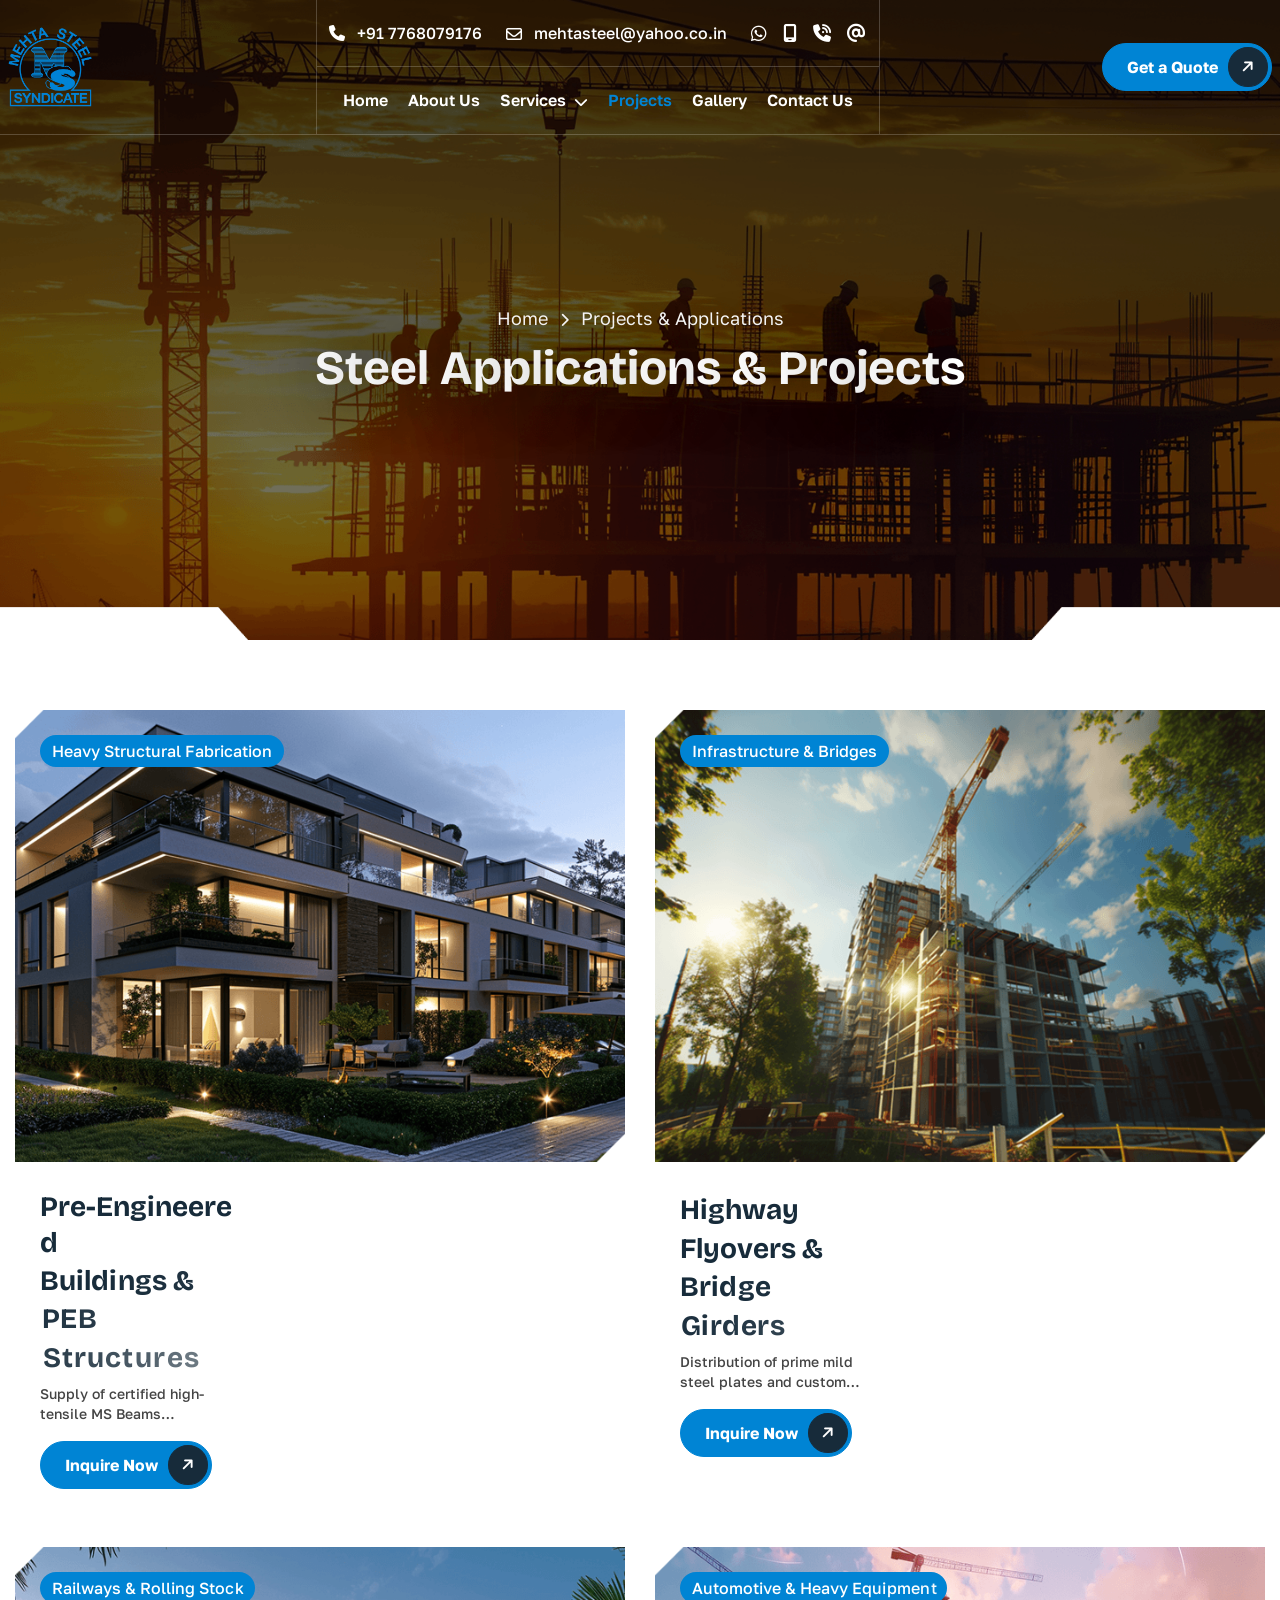
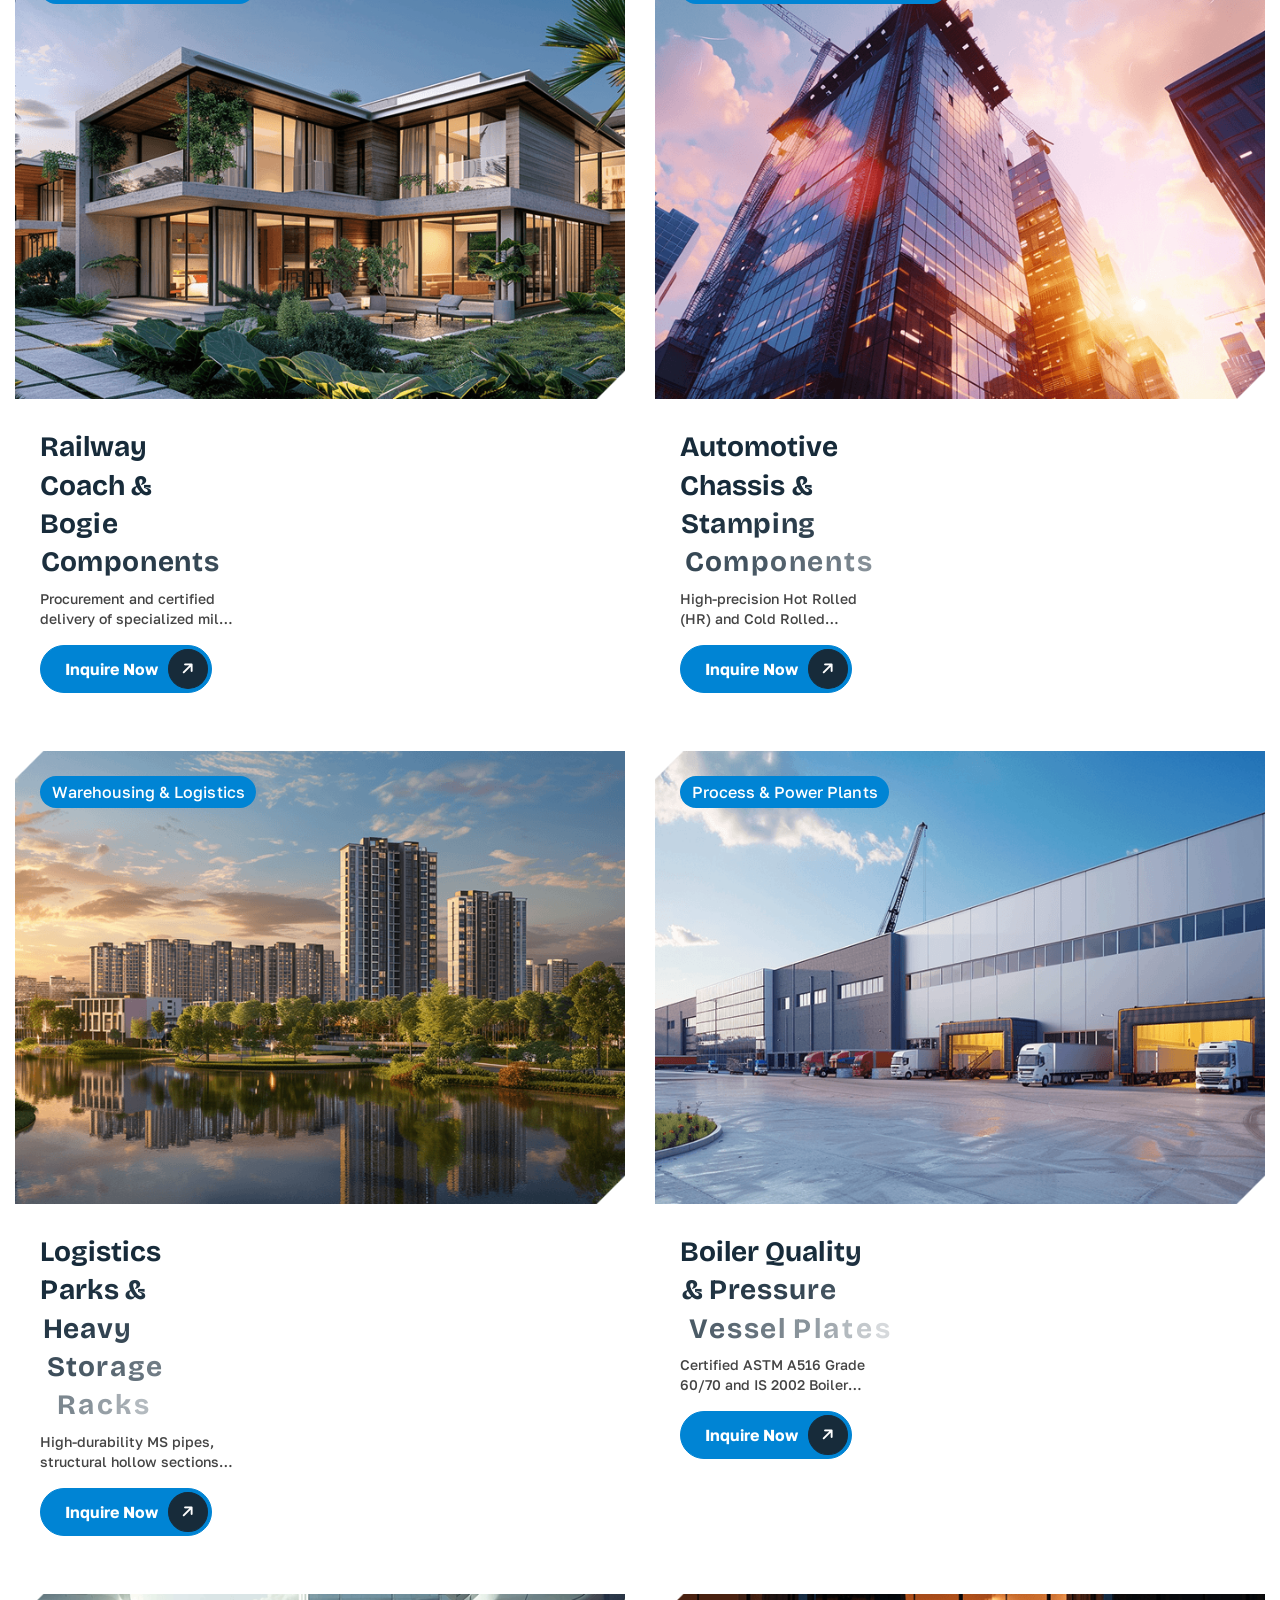
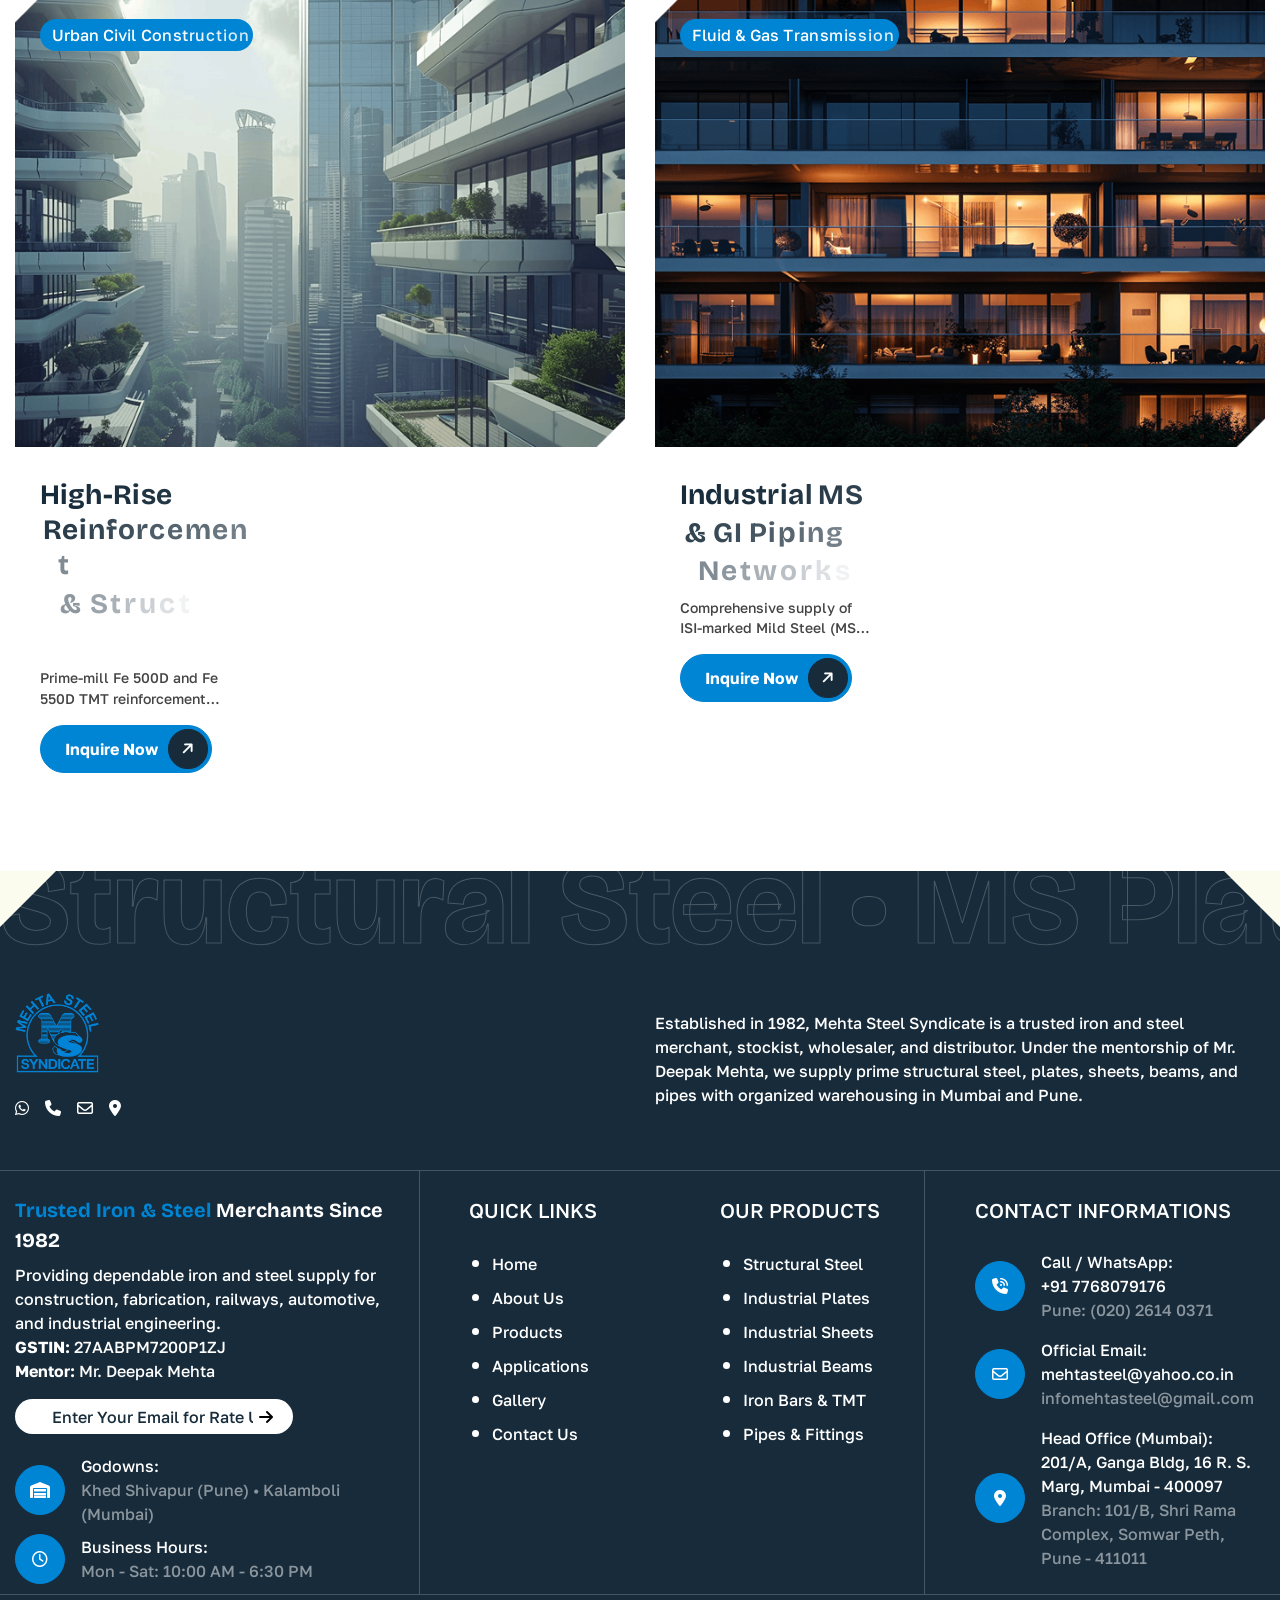
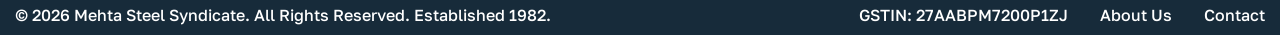
<file: projects.html>
<!DOCTYPE html>
<html lang="zxx">

<head>
    <!-- Meta -->
    <meta charset="utf-8">
    <meta http-equiv="X-UA-Compatible" content="IE=edge">
    <meta name="viewport" content="width=device-width, initial-scale=1.0">
    <meta name="description" content="Discover Mehta Steel Syndicate's steel product supply applications across industrial PEB structures, highway bridges, railways, automotive stamping, boiler pressure vessels, and piping networks.">
    <meta name="keywords" content="steel applications, structural steel fabrication, PEB structures, railway steel, automotive chassis steel, boiler plates, TMT rebars, pipes, Mehta Steel Syndicate">
    <meta name="robots" content="max-image-preview:large">
    <!-- Page Title -->
    <title>Steel Product Applications & Projects | Mehta Steel Syndicate</title>
    <!-- Favicon Icon -->
    <link rel="shortcut icon" type="image/x-icon" href="assets/images/favicon.png">
    <!-- Bootstrap Css Link -->
    <link href="assets/css/bootstrap.min.css" rel="stylesheet" media="screen">
    <!-- Swiper Css -->
    <link rel="stylesheet" href="assets/css/swiper-bundle.min.css">
    <!-- Mouse Cursor Css File -->
    <link rel="stylesheet" href="assets/css/mousecursor.css">
    <!-- Magnific Popup Css File -->
    <link rel="stylesheet" href="assets/css/magnific-popup.css">
    <!-- Font Awesome Icon Css (CDN) -->
    <link rel="stylesheet" href="https://cdnjs.cloudflare.com/ajax/libs/font-awesome/6.7.2/css/all.min.css" integrity="sha512-Evv84Mr4kqVGRNSgIGL/F/aIDqQb7xQ2vcrdIwxfjThSH8CSR7PBEakCr51Ck+w+/U6swU2Im1vVX0SVk9ABhg==" crossorigin="anonymous" referrerpolicy="no-referrer">
    <!-- Font Awesome Icon Css (Local Fallback) -->
    <link href="assets/css/all.min.css" rel="stylesheet" media="screen">
    <!-- SlickNav Css -->
    <link href="assets/css/slicknav.min.css" rel="stylesheet">
    <!-- Animation On Scroll Css File -->
    <link href="assets/css/aos.css" rel="stylesheet">
    <!-- Google Fonts Link-->
    <link rel="preconnect" href="https://fonts.googleapis.com">
    <link rel="preconnect" href="https://fonts.gstatic.com" crossorigin>
    <!-- Bricolage Grotesque Fonts Link -->
    <link href="https://fonts.googleapis.com/css2?family=Bricolage+Grotesque:opsz,wght@12..96,200..800&display=swap" rel="stylesheet">
    <!-- Golos Text Fonts Link -->
    <link href="https://fonts.googleapis.com/css2?family=Golos+Text:wght@400..900&display=swap" rel="stylesheet">
    <!-- Main Custom Css -->
    <link href="assets/css/custom.css" rel="stylesheet" media="screen">
</head>

<body>
    <!-- Preloader Start -->
    <div class="sis-preloader">
        <div class="sis-loading-container">
            <div class="sis-loading"></div>
            <div class="sis-loading-icon">
                <figure class="sis-reveal">
                    <img src="assets/images/loader.png" alt="Mehta Steel Syndicate">
                </figure>
            </div>
        </div>
    </div>
    <!-- Preloader End -->
    <!-- Header New Start -->
    <header id="sisf-page-header" class="sisf-main-header sisf-standerd-header">
        <div id="sisf-page-header-inner" class="sisf-skin--light position-relative d-flex align-items-center">
            <div class="container px-2">
                <!-- Logo Start -->
                <a class="navbar-brand sisf-header-logo-link mobile-block" href="index.html">
               <img src="assets/UPDATED-LOGO.png" alt="Logo">
               </a>
                <!-- Logo End -->
                <div class="sisf-centered-header-wrapper sisf--header d-flex justify-content-between align-items-center">
                    <!-- Logo Start -->
                    <a class="navbar-brand sisf-header-logo-link" href="index.html">
                  <img src="assets/UPDATED-LOGO.png" alt="Logo">
                  </a>
                    <!-- Logo End -->
                    <nav class="navbar navbar-expand-lg d-block text-center">
                        <div class="sis-header-top">
                            <div class="sis-header_col">
                                <div class="sisf-widget-holder">
                                    <div class="sisf-top-bar-widget d-flex align-items-center gap-4">
                                        <div class="sisf-icon-list-item sisf-icon--icon-pack">
                                            <a href="tel:+917768079176" target="_self">                  
                                                <span class="sisf-e-title-inner">                           
                                                    <span class="sisf-e-title-text"><i class="fa-solid pe-2 fa-phone"></i> +91 7768079176</span>
                                                </span>                 
                                            </a>
                                        </div>
                                        <div class="mail-us">
                                            <a href="mailto:mehtasteel@yahoo.co.in"><span class="sisf-e-title-text"><i class="fa-regular fa-envelope pe-2"></i> mehtasteel@yahoo.co.in</span></a>
                                        </div>
                                        <div class="social-icons-link">
                                            <ul class="list-unstyled p-0 m-0">
                                                <li class="me-3"><a href="https://wa.me/917768079176" target="_blank" rel="noopener noreferrer" title="WhatsApp"><i class="fa-brands fa-whatsapp"></i></a></li>
                                                <li class="me-3"><a href="tel:+919860576763" title="Mobile: Rikesh Mehta (+91 9860576763)"><i class="fa-solid fa-mobile-screen"></i></a></li>
                                                <li class="me-3"><a href="tel:02026140371" title="Pune Office: (020) 2614 0371"><i class="fa-solid fa-phone-volume"></i></a></li>
                                                <li><a href="mailto:infomehtasteel@gmail.com" title="Email: infomehtasteel@gmail.com"><i class="fa-solid fa-at"></i></a></li>
                                            </ul>
                                        </div>
                                    </div>
                                </div>
                            </div>
                        </div>
                        <!-- Main Menu Start -->
                        <div class="collapse navbar-collapse sis-main-menu p-3">
                            <div class="nav-menu-wrapper">
                                <ul class="navbar-nav" id="menu">
                                    <li class="nav-item">
                                        <a class="nav-link" href="index.html">Home</a>
                                    </li>
                                    <li class="nav-item"><a class="nav-link" href="about.html">About Us</a></li>
                                    <li class="nav-item submenu">
                                        <a class="nav-link" href="service.html">Services<i class="fas fa-chevron-down custom-toggle-icon ps-2"></i></a>
                                        <ul class="sub-menu">
                                            <li class="nav-item"><a class="nav-link" href="service.html">Our Services</a></li>
                                            <li class="nav-item"><a class="nav-link" href="service/service-single/service-single.html">Service Detail</a></li>
                                        </ul>
                                    </li>
                                    <li class="nav-item"><a class="nav-link" href="projects.html">Projects</a></li>
                                    <li class="nav-item"><a class="nav-link" href="gallery.html">Gallery</a></li>
                                    <li class="nav-item"><a class="nav-link" href="contact.html">Contact Us</a></li>
                                </ul>
                            </div>
                        </div>
                        <!-- Main Menu End -->
                    </nav>
                    <div class="sisf-widget-holder sisf--two d-flex align-items-center">
                        <div class="header-btn">
                            <a href="contact.html" class="sis-btn-default">Get a Quote<i class="fa-solid fa-arrow-right"></i></a>
                        </div>
                    </div>
                </div>
                <div class="navbar-toggle"></div>
                <div class="responsive-menu"></div>
            </div>
        </div>
    </header>
    <!-- Header New End -->
    <!-- Banner Section Start -->
    <div class="sisf-banner position-relative">
        <div class="banner-img">
            <figure>
                <img src="assets/images/page-banner.png" alt="Steel Applications Banner">
            </figure>
        </div>
        <div class="sisf-page-title sisf-m sisf-title--standard sisf-alignment--center">
            <div class="sisf-m-inner container">
                <div class="sisf-breadcrumbs mb-2">
                    <a class="sisf-breadcrumbs-link text-white" href="index.html">
                        <span>Home</span>
                    </a>
                    <span class="sisf-breadcrumbs-separator text-white mx-2"><i class="fa-solid fa-chevron-right"></i></span>
                    <span class="sisf-breadcrumbs-current text-white">Projects &amp; Applications</span>
                </div>
                <div class="sisf-m-content sisf-content-grid ">
                    <h1 class="sisf-m-title text-white sis-text-anime-style-3 entry-title">Steel Applications &amp; Projects</h1>
                </div>
            </div>
        </div>
    </div>
    <!-- Banner Section End -->
    <!-- Our Featured Projects Section Start -->
    <div class="sis-featured-project-section sisf-section">
        <div class="container">
            <div class="sis-project-grid-page">
                <div class="row">
                    <div class="col-md-6">
                        <!-- Project List Start -->
                        <div class="sis-project-list-item">
                            <div class="sisf-e-inner position-relative">
                                <div class="sis-project-image">
                                    <a href="contact.html" class="d-block">
                                        <figure class="sis-reveal sis-image-anime">
                                            <img src="assets/images/project-image9.png" class="w-100" alt="Pre-Engineered Steel Building PEB Structure">
                                        </figure>
                                    </a>
                                </div>
                                <div class="sis-project-content">
                                    <div class="sis-content-top">
                                        <div class="sis-category-title">
                                            <a href="contact.html" class="sisf-m-subtitle sis-text-anime-style-3">Heavy Structural Fabrication</a>
                                        </div>
                                        <div class="sisf-m-title mb-2">
                                            <h2><a href="contact.html" class="sisf-e-title-link sis-text-anime-style-3">Pre-Engineered Buildings &amp; PEB Structures</a></h2>
                                        </div>
                                        <div class="sisf-m-text">
                                            <p>Supply of certified high-tensile MS Beams (ISMB/NPB), heavy structural columns, angles, and channels for large-span industrial sheds and pre-engineered warehouses.</p>
                                        </div>
                                    </div>
                                    <div class="sis-content-bottom">
                                        <div class="sisf-m-button">
                                            <a href="contact.html" class="sis-btn-default">Inquire Now <i class="fa-solid fa-arrow-right"></i></a>
                                        </div>
                                    </div>
                                </div>
                            </div>
                        </div>
                        <!-- Project List End -->
                    </div>
                    <div class="col-md-6">
                        <!-- Project List Start -->
                        <div class="sis-project-list-item">
                            <div class="sisf-e-inner position-relative">
                                <div class="sis-project-image">
                                    <a href="contact.html" class="d-block">
                                        <figure class="sis-reveal sis-image-anime">
                                            <img src="assets/images/project-image10.png" class="w-100" alt="Highway and Bridge Steel Girders">
                                        </figure>
                                    </a>
                                </div>
                                <div class="sis-project-content">
                                    <div class="sis-content-top">
                                        <div class="sis-category-title">
                                            <a href="contact.html" class="sisf-m-subtitle sis-text-anime-style-3">Infrastructure &amp; Bridges</a>
                                        </div>
                                        <div class="sisf-m-title mb-2">
                                            <h2><a href="contact.html" class="sisf-e-title-link sis-text-anime-style-3">Highway Flyovers &amp; Bridge Girders</a></h2>
                                        </div>
                                        <div class="sisf-m-text">
                                            <p>Distribution of prime mild steel plates and custom heavy sections engineered to withstand rigorous fatigue, vibration, and dynamic loads for transportation infrastructure.</p>
                                        </div>
                                    </div>
                                    <div class="sis-content-bottom">
                                        <div class="sisf-m-button">
                                            <a href="contact.html" class="sis-btn-default">Inquire Now <i class="fa-solid fa-arrow-right"></i></a>
                                        </div>
                                    </div>
                                </div>
                            </div>
                        </div>
                        <!-- Project List End -->
                    </div>
                    <div class="col-md-6">
                        <!-- Project List Start -->
                        <div class="sis-project-list-item">
                            <div class="sisf-e-inner position-relative">
                                <div class="sis-project-image">
                                    <a href="contact.html" class="d-block">
                                        <figure class="sis-reveal sis-image-anime">
                                            <img src="assets/images/project-image11.png" class="w-100" alt="Railway Steel Components and Fabrication">
                                        </figure>
                                    </a>
                                </div>
                                <div class="sis-project-content">
                                    <div class="sis-content-top">
                                        <div class="sis-category-title">
                                            <a href="contact.html" class="sisf-m-subtitle sis-text-anime-style-3">Railways &amp; Rolling Stock</a>
                                        </div>
                                        <div class="sisf-m-title mb-2">
                                            <h2><a href="contact.html" class="sisf-e-title-link sis-text-anime-style-3">Railway Coach &amp; Bogie Components</a></h2>
                                        </div>
                                        <div class="sisf-m-text">
                                            <p>Procurement and certified delivery of specialized mild steel flats, sheets, and structural profiles complying with stringent Indian Railways engineering standards.</p>
                                        </div>
                                    </div>
                                    <div class="sis-content-bottom">
                                        <div class="sisf-m-button">
                                            <a href="contact.html" class="sis-btn-default">Inquire Now <i class="fa-solid fa-arrow-right"></i></a>
                                        </div>
                                    </div>
                                </div>
                            </div>
                        </div>
                        <!-- Project List End -->
                    </div>
                    <div class="col-md-6">
                        <!-- Project List Start -->
                        <div class="sis-project-list-item">
                            <div class="sisf-e-inner position-relative">
                                <div class="sis-project-image">
                                    <a href="contact.html" class="d-block">
                                        <figure class="sis-reveal sis-image-anime">
                                            <img src="assets/images/project-image12.png" class="w-100" alt="Automotive Chassis Steel Fabrication">
                                        </figure>
                                    </a>
                                </div>
                                <div class="sis-project-content">
                                    <div class="sis-content-top">
                                        <div class="sis-category-title">
                                            <a href="contact.html" class="sisf-m-subtitle sis-text-anime-style-3">Automotive &amp; Heavy Equipment</a>
                                        </div>
                                        <div class="sisf-m-title mb-2">
                                            <h2><a href="contact.html" class="sisf-e-title-link sis-text-anime-style-3">Automotive Chassis &amp; Stamping Components</a></h2>
                                        </div>
                                        <div class="sisf-m-text">
                                            <p>High-precision Hot Rolled (HR) and Cold Rolled (CRCA) coils and cut sheets supplied to automotive press shops, commercial vehicle builders, and ancillary manufacturers.</p>
                                        </div>
                                    </div>
                                    <div class="sis-content-bottom">
                                        <div class="sisf-m-button">
                                            <a href="contact.html" class="sis-btn-default">Inquire Now <i class="fa-solid fa-arrow-right"></i></a>
                                        </div>
                                    </div>
                                </div>
                            </div>
                        </div>
                        <!-- Project List End -->
                    </div>
                    <div class="col-md-6">
                        <!-- Project List Start -->
                        <div class="sis-project-list-item">
                            <div class="sisf-e-inner position-relative">
                                <div class="sis-project-image">
                                    <a href="contact.html" class="d-block">
                                        <figure class="sis-reveal sis-image-anime">
                                            <img src="assets/images/project-image13.png" class="w-100" alt="Industrial Warehouse Steel Racking Systems">
                                        </figure>
                                    </a>
                                </div>
                                <div class="sis-project-content">
                                    <div class="sis-content-top">
                                        <div class="sis-category-title">
                                            <a href="contact.html" class="sisf-m-subtitle sis-text-anime-style-3">Warehousing &amp; Logistics</a>
                                        </div>
                                        <div class="sisf-m-title mb-2">
                                            <h2><a href="contact.html" class="sisf-e-title-link sis-text-anime-style-3">Logistics Parks &amp; Heavy Storage Racks</a></h2>
                                        </div>
                                        <div class="sisf-m-text">
                                            <p>High-durability MS pipes, structural hollow sections, channels, and angles supplied for multi-tier heavy storage racking systems in automated distribution hubs.</p>
                                        </div>
                                    </div>
                                    <div class="sis-content-bottom">
                                        <div class="sisf-m-button">
                                            <a href="contact.html" class="sis-btn-default">Inquire Now <i class="fa-solid fa-arrow-right"></i></a>
                                        </div>
                                    </div>
                                </div>
                            </div>
                        </div>
                        <!-- Project List End -->
                    </div>
                    <div class="col-md-6">
                        <!-- Project List Start -->
                        <div class="sis-project-list-item">
                            <div class="sisf-e-inner position-relative">
                                <div class="sis-project-image">
                                    <a href="contact.html" class="d-block">
                                        <figure class="sis-reveal sis-image-anime">
                                            <img src="assets/images/project-image14.png" class="w-100" alt="Boiler Quality Steel Plates for Pressure Vessels">
                                        </figure>
                                    </a>
                                </div>
                                <div class="sis-project-content">
                                    <div class="sis-content-top">
                                        <div class="sis-category-title">
                                            <a href="contact.html" class="sisf-m-subtitle sis-text-anime-style-3">Process &amp; Power Plants</a>
                                        </div>
                                        <div class="sisf-m-title mb-2">
                                            <h2><a href="contact.html" class="sisf-e-title-link sis-text-anime-style-3">Boiler Quality &amp; Pressure Vessel Plates</a></h2>
                                        </div>
                                        <div class="sisf-m-text">
                                            <p>Certified ASTM A516 Grade 60/70 and IS 2002 Boiler Quality (BQ) steel plates engineered for high-pressure autoclaves, steam boilers, heat exchangers, and reactors.</p>
                                        </div>
                                    </div>
                                    <div class="sis-content-bottom">
                                        <div class="sisf-m-button">
                                            <a href="contact.html" class="sis-btn-default">Inquire Now <i class="fa-solid fa-arrow-right"></i></a>
                                        </div>
                                    </div>
                                </div>
                            </div>
                        </div>
                        <!-- Project List End -->
                    </div>
                    <div class="col-md-6">
                        <!-- Project List Start -->
                        <div class="sis-project-list-item">
                            <div class="sisf-e-inner position-relative">
                                <div class="sis-project-image">
                                    <a href="contact.html" class="d-block">
                                        <figure class="sis-reveal sis-image-anime">
                                            <img src="assets/images/project-image16.png" class="w-100" alt="High-Rise Construction TMT Rebars and Steel">
                                        </figure>
                                    </a>
                                </div>
                                <div class="sis-project-content">
                                    <div class="sis-content-top">
                                        <div class="sis-category-title">
                                            <a href="contact.html" class="sisf-m-subtitle sis-text-anime-style-3">Urban Civil Construction</a>
                                        </div>
                                        <div class="sisf-m-title mb-2">
                                            <h2><a href="contact.html" class="sisf-e-title-link sis-text-anime-style-3">High-Rise Reinforcement &amp; Structural Steel</a></h2>
                                        </div>
                                        <div class="sisf-m-text">
                                            <p>Prime-mill Fe 500D and Fe 550D TMT reinforcement rebars, round bars, and structural framework materials for seismic-resistant commercial and residential complexes.</p>
                                        </div>
                                    </div>
                                    <div class="sis-content-bottom">
                                        <div class="sisf-m-button">
                                            <a href="contact.html" class="sis-btn-default">Inquire Now <i class="fa-solid fa-arrow-right"></i></a>
                                        </div>
                                    </div>
                                </div>
                            </div>
                        </div>
                        <!-- Project List End -->
                    </div>
                    <div class="col-md-6">
                        <!-- Project List Start -->
                        <div class="sis-project-list-item">
                            <div class="sisf-e-inner mb-0 position-relative">
                                <div class="sis-project-image">
                                    <a href="contact.html" class="d-block">
                                        <figure class="sis-reveal sis-image-anime">
                                            <img src="assets/images/project-image15.png" class="w-100" alt="Industrial MS and GI Piping Networks">
                                        </figure>
                                    </a>
                                </div>
                                <div class="sis-project-content">
                                    <div class="sis-content-top">
                                        <div class="sis-category-title">
                                            <a href="contact.html" class="sisf-m-subtitle sis-text-anime-style-3">Fluid &amp; Gas Transmission</a>
                                        </div>
                                        <div class="sisf-m-title mb-2">
                                            <h2><a href="contact.html" class="sisf-e-title-link sis-text-anime-style-3">Industrial MS &amp; GI Piping Networks</a></h2>
                                        </div>
                                        <div class="sisf-m-text">
                                            <p>Comprehensive supply of ISI-marked Mild Steel (MS) black pipes, Galvanized Iron (GI) pipes, seamless tubes, and fittings for industrial utilities, irrigation, and firefighting.</p>
                                        </div>
                                    </div>
                                    <div class="sis-content-bottom">
                                        <div class="sisf-m-button">
                                            <a href="contact.html" class="sis-btn-default">Inquire Now <i class="fa-solid fa-arrow-right"></i></a>
                                        </div>
                                    </div>
                                </div>
                            </div>
                        </div>
                        <!-- Project List End -->
                    </div>
                </div>
            </div>
        </div>
    </div>
    <!-- Our Featured Projects Section End -->
    <!-- Footer Start -->
    <footer class="main-footer">
        <div class="sisf-page-footer-inner-area sis-page-background position-relative">
            <div class="sisf-sis-top-left-image">
                <figure>
                    <img src="assets/images/top-left.svg" alt="Mehta Steel Pattern">
                </figure>
            </div>
            <div class="sisf-sis-top-right-image">
                <figure>
                    <img src="assets/images/top-right.svg" alt="Mehta Steel Pattern">
                </figure>
            </div>
            <div class="sisf-page-footer-top-area-inner page pb-4">
                <div class="sis-scroll-container mb-3 sisf-page">
                    <div class="sis-scroll-content">
                        <div class="sis-footer-content"><span>Structural Steel •</span></div>
                        <div class="sis-footer-content"><span>MS Plates •</span></div>
                        <div class="sis-footer-content"><span>Chequered Plates •</span></div>
                        <div class="sis-footer-content"><span>Boiler Quality Plates •</span></div>
                        <div class="sis-footer-content"><span>MS Beams •</span></div>
                        <div class="sis-footer-content"><span>MS Channels •</span></div>
                        <div class="sis-footer-content"><span>MS Angles &amp; Flats •</span></div>
                        <div class="sis-footer-content"><span>TMT Steel Bars •</span></div>
                        <div class="sis-footer-content"><span>MS &amp; GI Pipes •</span></div>
                    </div>
                    <div class="sis-scroll-content ms-4">
                        <div class="sis-footer-content"><span>Structural Steel •</span></div>
                        <div class="sis-footer-content"><span>MS Plates •</span></div>
                        <div class="sis-footer-content"><span>Chequered Plates •</span></div>
                        <div class="sis-footer-content"><span>Boiler Quality Plates •</span></div>
                        <div class="sis-footer-content"><span>MS Beams •</span></div>
                        <div class="sis-footer-content"><span>MS Channels •</span></div>
                        <div class="sis-footer-content"><span>MS Angles &amp; Flats •</span></div>
                        <div class="sis-footer-content"><span>TMT Steel Bars •</span></div>
                        <div class="sis-footer-content"><span>MS &amp; GI Pipes •</span></div>
                    </div>
                </div>
                <div class="container">
                    <div class="row align-items-center">
                        <div class="col-lg-6">
                            <div class="footer-logo mb-4">
                                <a href="index.html">
                                    <img src="assets/UPDATED-LOGO.png" alt="Mehta Steel Syndicate" style="max-height:85px;width:auto;">
                                </a>
                            </div>
                            <!-- Links Start -->
                            <div class="footer-social-icons-link page">
                                <ul class="list-unstyled d-flex align-items-center gap-3 p-0 m-0">
                                    <li><a href="https://wa.me/917768079176" target="_blank" rel="noopener noreferrer" class="text-white" title="WhatsApp"><i class="fa-brands fa-whatsapp fa-lg"></i></a></li>
                                    <li><a href="tel:+917768079176" class="text-white" title="Call Us"><i class="fa-solid fa-phone fa-lg"></i></a></li>
                                    <li><a href="mailto:mehtasteel@yahoo.co.in" class="text-white" title="Email"><i class="fa-regular fa-envelope fa-lg"></i></a></li>
                                    <li><a href="contact.html" class="text-white" title="Locations"><i class="fa-solid fa-location-dot fa-lg"></i></a></li>
                                </ul>
                            </div>
                            <!-- Links End -->
                        </div>
                        <div class="col-lg-6">
                            <!-- Setion Title Start -->
                            <div class="sisf-sis-section-title mb-0 sis-section-title">
                                <div class="sisf-m-text">
                                    <p class="text-white mt-0">Established in 1982, Mehta Steel Syndicate is a trusted iron and steel merchant, stockist, wholesaler, and distributor. Under the mentorship of Mr. Deepak Mehta, we supply prime structural steel, plates, sheets, beams, and pipes with organized warehousing in Mumbai and Pune.</p>
                                </div>
                            </div>
                            <!-- Setion Title End -->
                        </div>
                    </div>
                </div>
            </div>
            <div class="sisf-page-footer-middle-area">
                <div class="container">
                    <div class="row">
                        <div class="col-lg-4 col-md-6">
                            <div class="sisf-m-title pt-4 mb-2">
                                <h3 class="text-white"><span class="sisf-e-colored">Trusted Iron &amp; Steel</span> Merchants Since 1982</h3>
                            </div>
                            <div class="sis-m-text">
                                <p class="text-white mb-2">Providing dependable iron and steel supply for construction, fabrication, railways, automotive, and industrial engineering.<br><strong>GSTIN:</strong> 27AABPM7200P1ZJ<br><strong>Mentor:</strong> Mr. Deepak Mehta</p>
                            </div>
                            <div class="subscribe-newsletter-form pt-2 mb-3">
                                <form id="newslettersForm">
                                    <div class="form-group bg-white position-relative d-flex align-items-center">
                                        <input type="email" name="email" class="form-control p-0 border-0 mb-0 ps-3" id="mail" placeholder="Enter Your Email for Rate Updates" required="">
                                        <button type="submit" class="border-0 bg-transparent pe-3"><i class="fa-solid fa-arrow-right"></i></button>
                                    </div>
                                </form>
                            </div>
                            <div class="sisf-sis-contact-information footer-extra-info mt-3 pt-1">
                                <div class="sisf-contact-box mb-2 d-flex align-items-center gap-3">
                                    <div class="sisf-icon">
                                        <a href="contact.html"><i class="fa-solid fa-warehouse"></i></a>
                                    </div>
                                    <div class="sisf-sis-e-content">
                                        <span class="sis-title d-block">Godowns:</span>
                                        <span class="sis-title d-block small text-white-50">Khed Shivapur (Pune) &bull; Kalamboli (Mumbai)</span>
                                    </div>
                                </div>
                                <div class="sisf-contact-box d-flex align-items-center gap-3">
                                    <div class="sisf-icon">
                                        <a href="#"><i class="fa-regular fa-clock"></i></a>
                                    </div>
                                    <div class="sisf-sis-e-content">
                                        <span class="sis-title d-block">Business Hours:</span>
                                        <span class="sis-title d-block small text-white-50">Mon - Sat: 10:00 AM - 6:30 PM</span>
                                    </div>
                                </div>
                            </div>
                        </div>
                        <div class="col-lg-2 col-md-6 d-flex justify-content-center">
                            <!-- Links Start -->
                            <div class="footer-links pt-4 pb-4 left position-relative page">
                                <h3 class="text-white">QUICK LINKS</h3>
                                <ul>
                                    <li><a href="index.html" class="text-white">Home</a></li>
                                    <li><a href="about.html" class="text-white">About Us</a></li>
                                    <li><a href="service.html" class="text-white">Products</a></li>
                                    <li><a href="projects.html" class="text-white">Applications</a></li>
                                    <li><a href="gallery.html" class="text-white">Gallery</a></li>
                                    <li><a href="contact.html" class="text-white">Contact Us</a></li>
                                </ul>
                            </div>
                            <!-- Links End -->
                        </div>
                        <div class="col-lg-3 col-md-6 d-flex justify-content-center">
                            <!-- Links Start -->
                            <div class="footer-links pt-4 pb-4 right position-relative page">
                                <h3 class="text-white">OUR PRODUCTS</h3>
                                <ul>
                                    <li><a href="service/service-single/service-single.html" class="text-white">Structural Steel</a></li>
                                    <li><a href="service/service-single/service-single.html" class="text-white">Industrial Plates</a></li>
                                    <li><a href="service/service-single/service-single.html" class="text-white">Industrial Sheets</a></li>
                                    <li><a href="service/service-single/service-single.html" class="text-white">Industrial Beams</a></li>
                                    <li><a href="service/service-single/service-single.html" class="text-white">Iron Bars &amp; TMT</a></li>
                                    <li><a href="service/service-single/service-single.html" class="text-white">Pipes &amp; Fittings</a></li>
                                </ul>
                            </div>
                            <!-- Links End -->
                        </div>
                        <div class="col-lg-3 col-12">
                            <!-- Links Start -->
                            <div class="footer-links pt-4 pb-4 page">
                                <h3 class="text-white">CONTACT INFORMATIONS</h3>
                                <div class="sisf-sis-contact-information">
                                    <div class="sisf-contact-box mb-3 d-flex align-items-center gap-3">
                                        <div class="sisf-icon">
                                            <a href="tel:+917768079176"><i class="fa-solid fa-phone-volume"></i></a>
                                        </div>
                                        <div class="sisf-sis-e-content">
                                            <span class="sis-title d-block">Call / WhatsApp:</span>
                                            <a href="tel:+917768079176" class="sis-title d-block">+91 7768079176</a>
                                            <a href="tel:02026140371" class="sis-title d-block small text-white-50">Pune: (020) 2614 0371</a>
                                        </div>
                                    </div>
                                    <div class="sisf-contact-box mb-3 d-flex align-items-center gap-3">
                                        <div class="sisf-icon">
                                            <a href="mailto:mehtasteel@yahoo.co.in"><i class="fa-regular fa-envelope"></i></a>
                                        </div>
                                        <div class="sisf-sis-e-content">
                                            <span class="sis-title d-block">Official Email:</span>
                                            <a href="mailto:mehtasteel@yahoo.co.in" class="sis-title d-block">mehtasteel@yahoo.co.in</a>
                                            <a href="mailto:infomehtasteel@gmail.com" class="sis-title d-block small text-white-50">infomehtasteel@gmail.com</a>
                                        </div>
                                    </div>
                                    <div class="sisf-contact-box d-flex align-items-center gap-3">
                                        <div class="sisf-icon">
                                            <a href="contact.html"><i class="fa-solid fa-location-dot"></i></a>
                                        </div>
                                        <div class="sisf-sis-e-content">
                                            <span class="sis-title d-block">Head Office (Mumbai):</span>
                                            <span class="sis-title d-block small">201/A, Ganga Bldg, 16 R. S. Marg, Mumbai - 400097</span>
                                            <span class="sis-title d-block small text-white-50">Branch: 101/B, Shri Rama Complex, Somwar Peth, Pune - 411011</span>
                                        </div>
                                    </div>
                                </div>
                            </div>
                            <!-- Links End -->
                        </div>
                    </div>
                </div>
            </div>
            <div class="sisf-page-footer-bottom-area">
                <div class="container">
                    <!-- Footer Copyright Section Start -->
                    <div class="footer-copyright">
                        <div class="row align-items-center">
                            <div class="col-md-6">
                                <div class="footer-copyright-text">
                                    <p class="mb-0 text-white">&copy; 2026 Mehta Steel Syndicate. All Rights Reserved. Established 1982.</p>
                                </div>
                            </div>
                            <div class="col-md-6">
                                <div class="footer-privacy-policy">
                                    <ul class="list-unstyled d-flex align-items-center justify-content-end p-0 m-0">
                                        <li><a href="index.html" class="text-white">GSTIN: 27AABPM7200P1ZJ</a></li>
                                        <li class="mx-3 py-2 px-3"><a href="about.html" class="text-white py-2">About Us</a></li>
                                        <li><a href="contact.html" class="text-white">Contact</a></li>
                                    </ul>
                                </div>
                            </div>
                        </div>
                    </div>
                    <!-- Footer Copyright Section End -->
                </div>
            </div>
        </div>
    </footer>
    <!-- Footer End -->
    <!-- Cursor Start -->
    <div class="sisf-cursor sisf-js-cursor">
        <div class="sisf-cursor-wrapper">
            <div class="sisf-cursor--follower sisf-js-follower"></div>
            <div class="sisf-cursor--label sisf-js-label"></div>
            <div class="sisf-cursor--drap sisf-js-drap"></div>
            <div class="sisf-cursor--icon sisf-js-icon"></div>
        </div>
    </div>
    <!-- Cursor End -->
    <!-- Back to Top Button Start -->
    <div class="sis-back-to-top-button">
        <button class="sis-back-to-top" id="backToTop">
         <span class="mt-1"><i class="fa fa-chevron-up"></i></span>
         </button>
    </div>
    <!-- Back to Top Button End -->
    <!-- Jquery Library File -->
    <script src="assets/js/jquery-3.7.1.min.js"></script>
    <!-- Bootstrap js File -->
    <script src="assets/js/bootstrap.min.js"></script>
    <!-- Validator js file -->
    <script src="assets/js/validator.min.js"></script>
    <!-- SlickNav js File -->
    <script src="assets/js/jquery.slicknav.js"></script>
    <!-- Swiper js File -->
    <script src="assets/js/swiper-bundle.min.js"></script>
    <!-- Animation On Scroll Js File -->
    <script src="assets/js/aos.js"></script>
    <!-- Counter js File -->
    <script src="assets/js/jquery.waypoints.min.js"></script>
    <script src="assets/js/jquery.counterup.min.js"></script>
    <!-- Magnific js File -->
    <script src="assets/js/jquery.magnific-popup.min.js"></script>
    <!-- Gsap Js File -->
    <script src="assets/js/gsap.min.js"></script>
    <!-- Cursor Js File -->
    <script src="assets/js/magiccursor.js"></script>
    <script src="assets/js/cursor/cursor.js"></script>
    <!-- Text Effect js file -->
    <script src="assets/js/ScrollTrigger.min.js"></script>
    <script src="assets/js/SplitText.js"></script>
    <!-- Main Custom js file -->
    <script src="assets/js/script.js"></script>
</body>

</html>
</file>
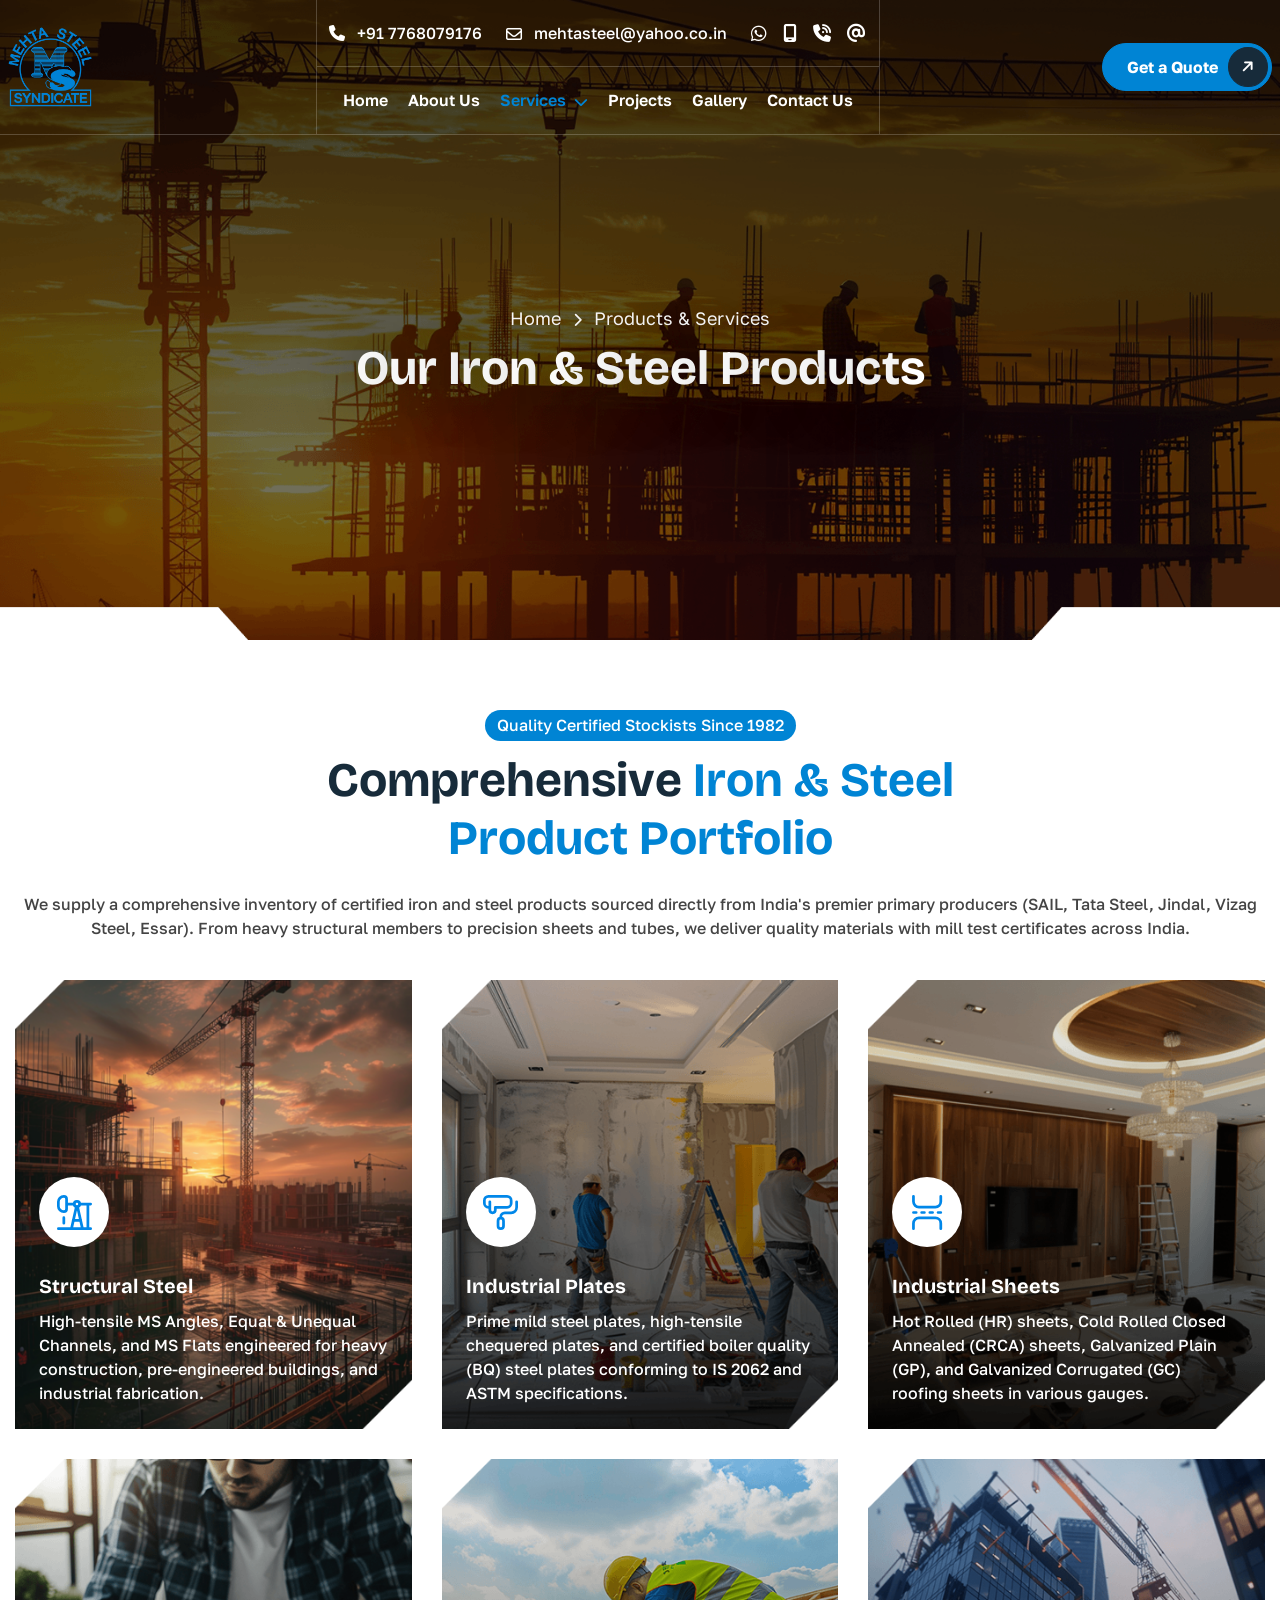
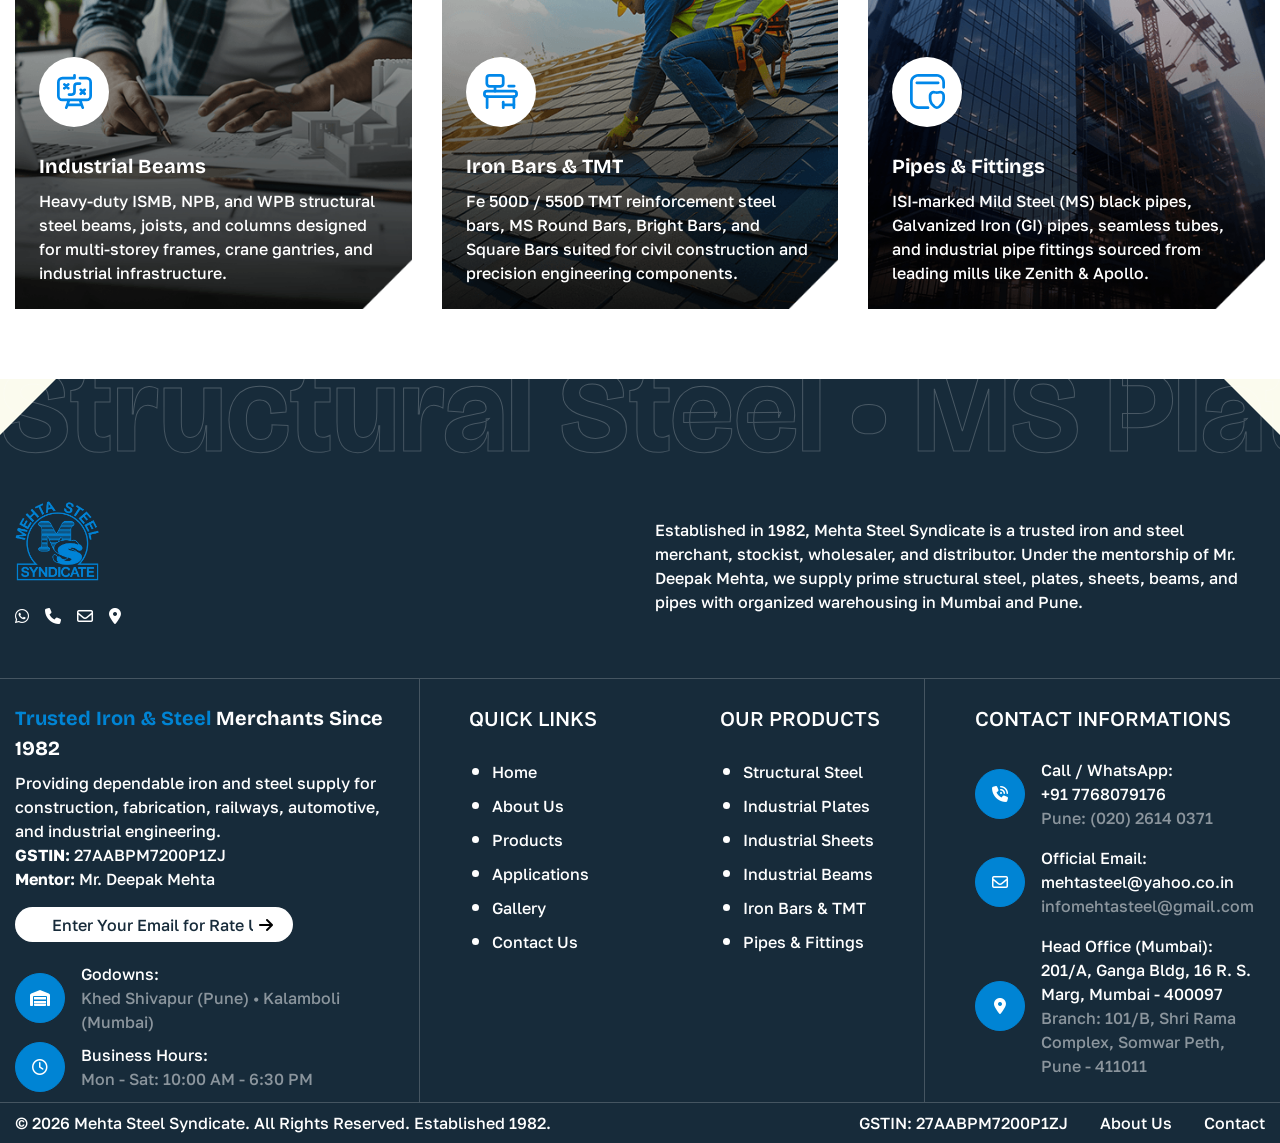
<file: service.html>
<!DOCTYPE html>
<html lang="zxx">

<head>
    <!-- Meta -->
    <meta charset="utf-8">
    <meta http-equiv="X-UA-Compatible" content="IE=edge">
    <meta name="viewport" content="width=device-width, initial-scale=1.0">
    <meta name="description" content="Explore Mehta Steel Syndicate's extensive product range: Structural Steel (MS Angles, Channels, Flats), Industrial Plates, Sheets (HR, CRC, GP, GC), MS Beams, Iron Bars, TMT Steel, and MS/GI Pipes.">
    <meta name="keywords" content="iron and steel products, structural steel, MS angles, MS channels, MS flats, MS beams, steel plates, HR sheets, CRC sheets, GI pipes, Mehta Steel Syndicate, Pune, Mumbai">
    <meta name="robots" content="max-image-preview:large">
    <!-- Page Title -->
    <title>Our Iron & Steel Products | Mehta Steel Syndicate - Stockists & Suppliers</title>
    <!-- Favicon Icon -->
    <link rel="shortcut icon" type="image/x-icon" href="assets/images/favicon.png">
    <!-- Bootstrap Css Link -->
    <link href="assets/css/bootstrap.min.css" rel="stylesheet" media="screen">
    <!-- Swiper Css -->
    <link rel="stylesheet" href="assets/css/swiper-bundle.min.css">
    <!-- Mouse Cursor Css File -->
    <link rel="stylesheet" href="assets/css/mousecursor.css">
    <!-- Magnific Popup Css File -->
    <link rel="stylesheet" href="assets/css/magnific-popup.css">
    <!-- Font Awesome Icon Css (CDN) -->
    <link rel="stylesheet" href="https://cdnjs.cloudflare.com/ajax/libs/font-awesome/6.7.2/css/all.min.css" integrity="sha512-Evv84Mr4kqVGRNSgIGL/F/aIDqQb7xQ2vcrdIwxfjThSH8CSR7PBEakCr51Ck+w+/U6swU2Im1vVX0SVk9ABhg==" crossorigin="anonymous" referrerpolicy="no-referrer">
    <!-- Font Awesome Icon Css (Local Fallback) -->
    <link href="assets/css/all.min.css" rel="stylesheet" media="screen">
    <!-- SlickNav Css -->
    <link href="assets/css/slicknav.min.css" rel="stylesheet">
    <!-- Animation On Scroll Css File -->
    <link href="assets/css/aos.css" rel="stylesheet">
    <!-- Google Fonts Link-->
    <link rel="preconnect" href="https://fonts.googleapis.com">
    <link rel="preconnect" href="https://fonts.gstatic.com" crossorigin>
    <!-- Bricolage Grotesque Fonts Link -->
    <link href="https://fonts.googleapis.com/css2?family=Bricolage+Grotesque:opsz,wght@12..96,200..800&display=swap" rel="stylesheet">
    <!-- Golos Text Fonts Link -->
    <link href="https://fonts.googleapis.com/css2?family=Golos+Text:wght@400..900&display=swap" rel="stylesheet">
    <!-- Main Custom Css -->
    <link href="assets/css/custom.css" rel="stylesheet" media="screen">
</head>

<body>
    <!-- Preloader Start -->
    <div class="sis-preloader">
        <div class="sis-loading-container">
            <div class="sis-loading"></div>
            <div class="sis-loading-icon">
                <figure class="sis-reveal">
                    <img src="assets/images/loader.png" alt="Mehta Steel Syndicate">
                </figure>
            </div>
        </div>
    </div>
    <!-- Preloader End -->
    <!-- Header New Start -->
    <header id="sisf-page-header" class="sisf-main-header sisf-standerd-header">
        <div id="sisf-page-header-inner" class="sisf-skin--light position-relative d-flex align-items-center">
            <div class="container px-2">
                <!-- Logo Start -->
                <a class="navbar-brand sisf-header-logo-link mobile-block" href="index.html">
               <img src="assets/UPDATED-LOGO.png" alt="Logo">
               </a>
                <!-- Logo End -->
                <div class="sisf-centered-header-wrapper sisf--header d-flex justify-content-between align-items-center">
                    <!-- Logo Start -->
                    <a class="navbar-brand sisf-header-logo-link" href="index.html">
                  <img src="assets/UPDATED-LOGO.png" alt="Logo">
                  </a>
                    <!-- Logo End -->
                    <nav class="navbar navbar-expand-lg d-block text-center">
                        <div class="sis-header-top">
                            <div class="sis-header_col">
                                <div class="sisf-widget-holder">
                                    <div class="sisf-top-bar-widget d-flex align-items-center gap-4">
                                        <div class="sisf-icon-list-item sisf-icon--icon-pack">
                                            <a href="tel:+917768079176" target="_self">                  
                                                <span class="sisf-e-title-inner">                           
                                                    <span class="sisf-e-title-text"><i class="fa-solid pe-2 fa-phone"></i> +91 7768079176</span>
                                                </span>                 
                                            </a>
                                        </div>
                                        <div class="mail-us">
                                            <a href="mailto:mehtasteel@yahoo.co.in"><span class="sisf-e-title-text"><i class="fa-regular fa-envelope pe-2"></i> mehtasteel@yahoo.co.in</span></a>
                                        </div>
                                        <div class="social-icons-link">
                                            <ul class="list-unstyled p-0 m-0">
                                                <li class="me-3"><a href="https://wa.me/917768079176" target="_blank" rel="noopener noreferrer" title="WhatsApp"><i class="fa-brands fa-whatsapp"></i></a></li>
                                                <li class="me-3"><a href="tel:+919860576763" title="Mobile: Rikesh Mehta (+91 9860576763)"><i class="fa-solid fa-mobile-screen"></i></a></li>
                                                <li class="me-3"><a href="tel:02026140371" title="Pune Office: (020) 2614 0371"><i class="fa-solid fa-phone-volume"></i></a></li>
                                                <li><a href="mailto:infomehtasteel@gmail.com" title="Email: infomehtasteel@gmail.com"><i class="fa-solid fa-at"></i></a></li>
                                            </ul>
                                        </div>
                                    </div>
                                </div>
                            </div>
                        </div>
                        <!-- Main Menu Start -->
                        <div class="collapse navbar-collapse sis-main-menu p-3">
                            <div class="nav-menu-wrapper">
                                <ul class="navbar-nav" id="menu">
                                    <li class="nav-item">
                                        <a class="nav-link" href="index.html">Home</a>
                                    </li>
                                    <li class="nav-item"><a class="nav-link" href="about.html">About Us</a></li>
                                    <li class="nav-item submenu">
                                        <a class="nav-link" href="service.html">Services<i class="fas fa-chevron-down custom-toggle-icon ps-2"></i></a>
                                        <ul class="sub-menu">
                                            <li class="nav-item"><a class="nav-link" href="service.html">Our Services</a></li>
                                            <li class="nav-item"><a class="nav-link" href="service/service-single/service-single.html">Service Detail</a></li>
                                        </ul>
                                    </li>
                                    <li class="nav-item"><a class="nav-link" href="projects.html">Projects</a></li>
                                    <li class="nav-item"><a class="nav-link" href="gallery.html">Gallery</a></li>
                                    <li class="nav-item"><a class="nav-link" href="contact.html">Contact Us</a></li>
                                </ul>
                            </div>
                        </div>
                        <!-- Main Menu End -->
                    </nav>
                    <div class="sisf-widget-holder sisf--two d-flex align-items-center">
                        <div class="header-btn">
                            <a href="contact.html" class="sis-btn-default">Get a Quote<i class="fa-solid fa-arrow-right"></i></a>
                        </div>
                    </div>
                </div>
                <div class="navbar-toggle"></div>
                <div class="responsive-menu"></div>
            </div>
        </div>
    </header>
    <!-- Header New End -->
    <!-- Banner Section Start -->
    <div class="sisf-banner position-relative">
        <div class="banner-img">
            <figure>
                <img src="assets/images/page-banner.png" alt="Mehta Steel Products Banner">
            </figure>
        </div>
        <div class="sisf-page-title sisf-m sisf-title--standard sisf-alignment--center">
            <div class="sisf-m-inner container">
                <div class="sisf-breadcrumbs mb-2">
                    <a class="sisf-breadcrumbs-link text-white" href="index.html">
                        <span>Home</span>
                    </a>
                    <span class="sisf-breadcrumbs-separator text-white mx-2"><i class="fa-solid fa-chevron-right"></i></span>
                    <span class="sisf-breadcrumbs-current text-white">Products &amp; Services</span>
                </div>
                <div class="sisf-m-content sisf-content-grid ">
                    <h1 class="sisf-m-title text-white sis-text-anime-style-3 entry-title">Our Iron &amp; Steel Products</h1>
                </div>
            </div>
        </div>
    </div>
    <!-- Banner Section End -->
    <!-- Services Section Start -->
    <div class="sis-services-section sisf-section">
        <div class="container">
            <div class="row">
                <div class="col-12">
                    <!-- Section Title Start -->
                    <div class="sisf-sis-section-title text-center sis-section-title">
                        <span class="sisf-m-subtitle sis-text-anime-style-3">Quality Certified Stockists Since 1982</span>
                        <h2 class="sisf-m-title sis-text-anime-style-3">Comprehensive <span class="sisf-e-colored">Iron &amp; Steel<br> Product Portfolio</span></h2>
                        <div class="sisf-m-text" data-aos="fade-up" data-aos-delay="100">
                            <p>We supply a comprehensive inventory of certified iron and steel products sourced directly from India's premier primary producers (SAIL, Tata Steel, Jindal, Vizag Steel, Essar). From heavy structural members to precision sheets and tubes, we deliver quality materials with mill test certificates across India.</p>
                        </div>
                    </div>
                    <!-- Section Title End -->
                </div>
            </div>
            <div class="row">
                <div class="col-lg-4 col-md-6">
                    <div class="sisf-service-list-item" data-aos="fade-up" data-aos-delay="100">
                        <div class="sisf-e-inner">
                            <!-- Image Start -->
                            <div class="sisf-service-image">
                                <a href="service/service-single/service-single.html" class="sisf-sis-page-link position-relative">
                                    <figure>
                                        <img src="assets/images/service-image1.png" class="w-100" alt="Structural Steel - MS Angles, Channels, Flats">
                                    </figure>
                                </a>
                            </div>
                            <!-- Image End -->
                            <!-- Content Start -->
                            <div class="sisf-e-content">
                                <div class="sisf-service-icon-image mb-4">
                                    <figure>
                                        <img src="assets/images/service-icon1.svg" alt="Structural Steel Icon">
                                    </figure>
                                </div>
                                <div class="sisf-sis-e-title mb-2">
                                    <h3 class="sisf-e-title">
                                        <a href="service/service-single/service-single.html" class="text-white">Structural Steel</a>
                                    </h3>
                                </div>
                                <div class="sisf-e-text">
                                    <p class="mb-0 text-white">High-tensile MS Angles, Equal &amp; Unequal Channels, and MS Flats engineered for heavy construction, pre-engineered buildings, and industrial fabrication.</p>
                                </div>
                            </div>
                            <!-- Content End -->
                        </div>
                    </div>
                </div>
                <div class="col-lg-4 col-md-6">
                    <div class="sisf-service-list-item" data-aos="fade-up" data-aos-delay="300">
                        <div class="sisf-e-inner">
                            <!-- Image Start -->
                            <div class="sisf-service-image">
                                <a href="service/service-single/service-single.html" class="sisf-sis-page-link position-relative">
                                    <figure>
                                        <img src="assets/images/service-image2.png" class="w-100" alt="Industrial Plates - MS & Boiler Quality Plates">
                                    </figure>
                                </a>
                            </div>
                            <!-- Image End -->
                            <!-- Content Start -->
                            <div class="sisf-e-content">
                                <div class="sisf-service-icon-image mb-4">
                                    <figure>
                                        <img src="assets/images/service-icon2.svg" alt="Industrial Plates Icon">
                                    </figure>
                                </div>
                                <div class="sisf-sis-e-title mb-2">
                                    <h3 class="sisf-e-title">
                                        <a href="service/service-single/service-single.html" class="text-white">Industrial Plates</a>
                                    </h3>
                                </div>
                                <div class="sisf-e-text">
                                    <p class="mb-0 text-white">Prime mild steel plates, high-tensile chequered plates, and certified boiler quality (BQ) steel plates conforming to IS 2062 and ASTM specifications.</p>
                                </div>
                            </div>
                            <!-- Content End -->
                        </div>
                    </div>
                </div>
                <div class="col-lg-4 col-md-6">
                    <div class="sisf-service-list-item" data-aos="fade-up" data-aos-delay="500">
                        <div class="sisf-e-inner">
                            <!-- Image Start -->
                            <div class="sisf-service-image">
                                <a href="service/service-single/service-single.html" class="sisf-sis-page-link position-relative">
                                    <figure>
                                        <img src="assets/images/service-image3.png" class="w-100" alt="Industrial Sheets - HR, CR & Galvanized Sheets">
                                    </figure>
                                </a>
                            </div>
                            <!-- Image End -->
                            <!-- Content Start -->
                            <div class="sisf-e-content">
                                <div class="sisf-service-icon-image mb-4">
                                    <figure>
                                        <img src="assets/images/service-icon3.svg" alt="Industrial Sheets Icon">
                                    </figure>
                                </div>
                                <div class="sisf-sis-e-title mb-2">
                                    <h3 class="sisf-e-title">
                                        <a href="service/service-single/service-single.html" class="text-white">Industrial Sheets</a>
                                    </h3>
                                </div>
                                <div class="sisf-e-text">
                                    <p class="mb-0 text-white">Hot Rolled (HR) sheets, Cold Rolled Closed Annealed (CRCA) sheets, Galvanized Plain (GP), and Galvanized Corrugated (GC) roofing sheets in various gauges.</p>
                                </div>
                            </div>
                            <!-- Content End -->
                        </div>
                    </div>
                </div>
                <div class="col-lg-4 col-md-6">
                    <div class="sisf-service-list-item" data-aos="fade-up" data-aos-delay="100">
                        <div class="sisf-e-inner">
                            <!-- Image Start -->
                            <div class="sisf-service-image">
                                <a href="service/service-single/service-single.html" class="sisf-sis-page-link position-relative">
                                    <figure>
                                        <img src="assets/images/service-image4.png" class="w-100" alt="Industrial Beams - MS Beams, Joists & Columns">
                                    </figure>
                                </a>
                            </div>
                            <!-- Image End -->
                            <!-- Content Start -->
                            <div class="sisf-e-content">
                                <div class="sisf-service-icon-image mb-4">
                                    <figure>
                                        <img src="assets/images/service-icon4.svg" alt="Industrial Beams Icon">
                                    </figure>
                                </div>
                                <div class="sisf-sis-e-title mb-2">
                                    <h3 class="sisf-e-title">
                                        <a href="service/service-single/service-single.html" class="text-white">Industrial Beams</a>
                                    </h3>
                                </div>
                                <div class="sisf-e-text">
                                    <p class="mb-0 text-white">Heavy-duty ISMB, NPB, and WPB structural steel beams, joists, and columns designed for multi-storey frames, crane gantries, and industrial infrastructure.</p>
                                </div>
                            </div>
                            <!-- Content End -->
                        </div>
                    </div>
                </div>
                <div class="col-lg-4 col-md-6">
                    <div class="sisf-service-list-item" data-aos="fade-up" data-aos-delay="300">
                        <div class="sisf-e-inner">
                            <!-- Image Start -->
                            <div class="sisf-service-image">
                                <a href="service/service-single/service-single.html" class="sisf-sis-page-link position-relative">
                                    <figure>
                                        <img src="assets/images/service-image5.png" class="w-100" alt="Iron Bars & TMT Steel - Round, Square & Rebars">
                                    </figure>
                                </a>
                            </div>
                            <!-- Image End -->
                            <!-- Content Start -->
                            <div class="sisf-e-content">
                                <div class="sisf-service-icon-image mb-4">
                                    <figure>
                                        <img src="assets/images/service-icon5.svg" alt="Iron Bars Icon">
                                    </figure>
                                </div>
                                <div class="sisf-sis-e-title mb-2">
                                    <h3 class="sisf-e-title">
                                        <a href="service/service-single/service-single.html" class="text-white">Iron Bars &amp; TMT</a>
                                    </h3>
                                </div>
                                <div class="sisf-e-text">
                                    <p class="mb-0 text-white">Fe 500D / 550D TMT reinforcement steel bars, MS Round Bars, Bright Bars, and Square Bars suited for civil construction and precision engineering components.</p>
                                </div>
                            </div>
                            <!-- Content End -->
                        </div>
                    </div>
                </div>
                <div class="col-lg-4 col-md-6">
                    <div class="sisf-service-list-item" data-aos="fade-up" data-aos-delay="500">
                        <div class="sisf-e-inner mb-0">
                            <!-- Image Start -->
                            <div class="sisf-service-image">
                                <a href="service/service-single/service-single.html" class="sisf-sis-page-link position-relative">
                                    <figure>
                                        <img src="assets/images/service-image6.png" class="w-100" alt="Pipes & Fittings - MS & GI Pipes">
                                    </figure>
                                </a>
                            </div>
                            <!-- Image End -->
                            <!-- Content Start -->
                            <div class="sisf-e-content">
                                <div class="sisf-service-icon-image mb-4">
                                    <figure>
                                        <img src="assets/images/service-icon6.svg" alt="Pipes & Fittings Icon">
                                    </figure>
                                </div>
                                <div class="sisf-sis-e-title mb-2">
                                    <h3 class="sisf-e-title">
                                        <a href="service/service-single/service-single.html" class="text-white">Pipes &amp; Fittings</a>
                                    </h3>
                                </div>
                                <div class="sisf-e-text">
                                    <p class="mb-0 text-white">ISI-marked Mild Steel (MS) black pipes, Galvanized Iron (GI) pipes, seamless tubes, and industrial pipe fittings sourced from leading mills like Zenith &amp; Apollo.</p>
                                </div>
                            </div>
                            <!-- Content End -->
                        </div>
                    </div>
                </div>
            </div>
        </div>
    </div>
    <!-- Services Section End -->
    <!-- Footer Start -->
    <footer class="main-footer">
        <div class="sisf-page-footer-inner-area sis-page-background position-relative">
            <div class="sisf-sis-top-left-image">
                <figure>
                    <img src="assets/images/top-left.svg" alt="Mehta Steel Pattern">
                </figure>
            </div>
            <div class="sisf-sis-top-right-image">
                <figure>
                    <img src="assets/images/top-right.svg" alt="Mehta Steel Pattern">
                </figure>
            </div>
            <div class="sisf-page-footer-top-area-inner page pb-4">
                <div class="sis-scroll-container mb-3 sisf-page">
                    <div class="sis-scroll-content">
                        <div class="sis-footer-content"><span>Structural Steel •</span></div>
                        <div class="sis-footer-content"><span>MS Plates •</span></div>
                        <div class="sis-footer-content"><span>Chequered Plates •</span></div>
                        <div class="sis-footer-content"><span>Boiler Quality Plates •</span></div>
                        <div class="sis-footer-content"><span>MS Beams •</span></div>
                        <div class="sis-footer-content"><span>MS Channels •</span></div>
                        <div class="sis-footer-content"><span>MS Angles &amp; Flats •</span></div>
                        <div class="sis-footer-content"><span>TMT Steel Bars •</span></div>
                        <div class="sis-footer-content"><span>MS &amp; GI Pipes •</span></div>
                    </div>
                    <div class="sis-scroll-content ms-4">
                        <div class="sis-footer-content"><span>Structural Steel •</span></div>
                        <div class="sis-footer-content"><span>MS Plates •</span></div>
                        <div class="sis-footer-content"><span>Chequered Plates •</span></div>
                        <div class="sis-footer-content"><span>Boiler Quality Plates •</span></div>
                        <div class="sis-footer-content"><span>MS Beams •</span></div>
                        <div class="sis-footer-content"><span>MS Channels •</span></div>
                        <div class="sis-footer-content"><span>MS Angles &amp; Flats •</span></div>
                        <div class="sis-footer-content"><span>TMT Steel Bars •</span></div>
                        <div class="sis-footer-content"><span>MS &amp; GI Pipes •</span></div>
                    </div>
                </div>
                <div class="container">
                    <div class="row align-items-center">
                        <div class="col-lg-6">
                            <div class="footer-logo mb-4">
                                <a href="index.html">
                                    <img src="assets/UPDATED-LOGO.png" alt="Mehta Steel Syndicate" style="max-height:85px;width:auto;">
                                </a>
                            </div>
                            <!-- Links Start -->
                            <div class="footer-social-icons-link page">
                                <ul class="list-unstyled d-flex align-items-center gap-3 p-0 m-0">
                                    <li><a href="https://wa.me/917768079176" target="_blank" rel="noopener noreferrer" class="text-white" title="WhatsApp"><i class="fa-brands fa-whatsapp fa-lg"></i></a></li>
                                    <li><a href="tel:+917768079176" class="text-white" title="Call Us"><i class="fa-solid fa-phone fa-lg"></i></a></li>
                                    <li><a href="mailto:mehtasteel@yahoo.co.in" class="text-white" title="Email"><i class="fa-regular fa-envelope fa-lg"></i></a></li>
                                    <li><a href="contact.html" class="text-white" title="Locations"><i class="fa-solid fa-location-dot fa-lg"></i></a></li>
                                </ul>
                            </div>
                            <!-- Links End -->
                        </div>
                        <div class="col-lg-6">
                            <!-- Setion Title Start -->
                            <div class="sisf-sis-section-title mb-0 sis-section-title">
                                <div class="sisf-m-text">
                                    <p class="text-white mt-0">Established in 1982, Mehta Steel Syndicate is a trusted iron and steel merchant, stockist, wholesaler, and distributor. Under the mentorship of Mr. Deepak Mehta, we supply prime structural steel, plates, sheets, beams, and pipes with organized warehousing in Mumbai and Pune.</p>
                                </div>
                            </div>
                            <!-- Setion Title End -->
                        </div>
                    </div>
                </div>
            </div>
            <div class="sisf-page-footer-middle-area">
                <div class="container">
                    <div class="row">
                        <div class="col-lg-4 col-md-6">
                            <div class="sisf-m-title pt-4 mb-2">
                                <h3 class="text-white"><span class="sisf-e-colored">Trusted Iron &amp; Steel</span> Merchants Since 1982</h3>
                            </div>
                            <div class="sis-m-text">
                                <p class="text-white mb-2">Providing dependable iron and steel supply for construction, fabrication, railways, automotive, and industrial engineering.<br><strong>GSTIN:</strong> 27AABPM7200P1ZJ<br><strong>Mentor:</strong> Mr. Deepak Mehta</p>
                            </div>
                            <div class="subscribe-newsletter-form pt-2 mb-3">
                                <form id="newslettersForm">
                                    <div class="form-group bg-white position-relative d-flex align-items-center">
                                        <input type="email" name="email" class="form-control p-0 border-0 mb-0 ps-3" id="mail" placeholder="Enter Your Email for Rate Updates" required="">
                                        <button type="submit" class="border-0 bg-transparent pe-3"><i class="fa-solid fa-arrow-right"></i></button>
                                    </div>
                                </form>
                            </div>
                            <div class="sisf-sis-contact-information footer-extra-info mt-3 pt-1">
                                <div class="sisf-contact-box mb-2 d-flex align-items-center gap-3">
                                    <div class="sisf-icon">
                                        <a href="contact.html"><i class="fa-solid fa-warehouse"></i></a>
                                    </div>
                                    <div class="sisf-sis-e-content">
                                        <span class="sis-title d-block">Godowns:</span>
                                        <span class="sis-title d-block small text-white-50">Khed Shivapur (Pune) &bull; Kalamboli (Mumbai)</span>
                                    </div>
                                </div>
                                <div class="sisf-contact-box d-flex align-items-center gap-3">
                                    <div class="sisf-icon">
                                        <a href="#"><i class="fa-regular fa-clock"></i></a>
                                    </div>
                                    <div class="sisf-sis-e-content">
                                        <span class="sis-title d-block">Business Hours:</span>
                                        <span class="sis-title d-block small text-white-50">Mon - Sat: 10:00 AM - 6:30 PM</span>
                                    </div>
                                </div>
                            </div>
                        </div>
                        <div class="col-lg-2 col-md-6 d-flex justify-content-center">
                            <!-- Links Start -->
                            <div class="footer-links pt-4 pb-4 left position-relative page">
                                <h3 class="text-white">QUICK LINKS</h3>
                                <ul>
                                    <li><a href="index.html" class="text-white">Home</a></li>
                                    <li><a href="about.html" class="text-white">About Us</a></li>
                                    <li><a href="service.html" class="text-white">Products</a></li>
                                    <li><a href="projects.html" class="text-white">Applications</a></li>
                                    <li><a href="gallery.html" class="text-white">Gallery</a></li>
                                    <li><a href="contact.html" class="text-white">Contact Us</a></li>
                                </ul>
                            </div>
                            <!-- Links End -->
                        </div>
                        <div class="col-lg-3 col-md-6 d-flex justify-content-center">
                            <!-- Links Start -->
                            <div class="footer-links pt-4 pb-4 right position-relative page">
                                <h3 class="text-white">OUR PRODUCTS</h3>
                                <ul>
                                    <li><a href="service/service-single/service-single.html" class="text-white">Structural Steel</a></li>
                                    <li><a href="service/service-single/service-single.html" class="text-white">Industrial Plates</a></li>
                                    <li><a href="service/service-single/service-single.html" class="text-white">Industrial Sheets</a></li>
                                    <li><a href="service/service-single/service-single.html" class="text-white">Industrial Beams</a></li>
                                    <li><a href="service/service-single/service-single.html" class="text-white">Iron Bars &amp; TMT</a></li>
                                    <li><a href="service/service-single/service-single.html" class="text-white">Pipes &amp; Fittings</a></li>
                                </ul>
                            </div>
                            <!-- Links End -->
                        </div>
                        <div class="col-lg-3 col-12">
                            <!-- Links Start -->
                            <div class="footer-links pt-4 pb-4 page">
                                <h3 class="text-white">CONTACT INFORMATIONS</h3>
                                <div class="sisf-sis-contact-information">
                                    <div class="sisf-contact-box mb-3 d-flex align-items-center gap-3">
                                        <div class="sisf-icon">
                                            <a href="tel:+917768079176"><i class="fa-solid fa-phone-volume"></i></a>
                                        </div>
                                        <div class="sisf-sis-e-content">
                                            <span class="sis-title d-block">Call / WhatsApp:</span>
                                            <a href="tel:+917768079176" class="sis-title d-block">+91 7768079176</a>
                                            <a href="tel:02026140371" class="sis-title d-block small text-white-50">Pune: (020) 2614 0371</a>
                                        </div>
                                    </div>
                                    <div class="sisf-contact-box mb-3 d-flex align-items-center gap-3">
                                        <div class="sisf-icon">
                                            <a href="mailto:mehtasteel@yahoo.co.in"><i class="fa-regular fa-envelope"></i></a>
                                        </div>
                                        <div class="sisf-sis-e-content">
                                            <span class="sis-title d-block">Official Email:</span>
                                            <a href="mailto:mehtasteel@yahoo.co.in" class="sis-title d-block">mehtasteel@yahoo.co.in</a>
                                            <a href="mailto:infomehtasteel@gmail.com" class="sis-title d-block small text-white-50">infomehtasteel@gmail.com</a>
                                        </div>
                                    </div>
                                    <div class="sisf-contact-box d-flex align-items-center gap-3">
                                        <div class="sisf-icon">
                                            <a href="contact.html"><i class="fa-solid fa-location-dot"></i></a>
                                        </div>
                                        <div class="sisf-sis-e-content">
                                            <span class="sis-title d-block">Head Office (Mumbai):</span>
                                            <span class="sis-title d-block small">201/A, Ganga Bldg, 16 R. S. Marg, Mumbai - 400097</span>
                                            <span class="sis-title d-block small text-white-50">Branch: 101/B, Shri Rama Complex, Somwar Peth, Pune - 411011</span>
                                        </div>
                                    </div>
                                </div>
                            </div>
                            <!-- Links End -->
                        </div>
                    </div>
                </div>
            </div>
            <div class="sisf-page-footer-bottom-area">
                <div class="container">
                    <!-- Footer Copyright Section Start -->
                    <div class="footer-copyright">
                        <div class="row align-items-center">
                            <div class="col-md-6">
                                <div class="footer-copyright-text">
                                    <p class="mb-0 text-white">&copy; 2026 Mehta Steel Syndicate. All Rights Reserved. Established 1982.</p>
                                </div>
                            </div>
                            <div class="col-md-6">
                                <div class="footer-privacy-policy">
                                    <ul class="list-unstyled d-flex align-items-center justify-content-end p-0 m-0">
                                        <li><a href="index.html" class="text-white">GSTIN: 27AABPM7200P1ZJ</a></li>
                                        <li class="mx-3 py-2 px-3"><a href="about.html" class="text-white py-2">About Us</a></li>
                                        <li><a href="contact.html" class="text-white">Contact</a></li>
                                    </ul>
                                </div>
                            </div>
                        </div>
                    </div>
                    <!-- Footer Copyright Section End -->
                </div>
            </div>
        </div>
    </footer>
    <!-- Footer End -->
    <!-- Cursor Start -->
    <div class="sisf-cursor sisf-js-cursor">
        <div class="sisf-cursor-wrapper">
            <div class="sisf-cursor--follower sisf-js-follower"></div>
            <div class="sisf-cursor--label sisf-js-label"></div>
            <div class="sisf-cursor--drap sisf-js-drap"></div>
            <div class="sisf-cursor--icon sisf-js-icon"></div>
        </div>
    </div>
    <!-- Cursor End -->
    <!-- Back to Top Button Start -->
    <div class="sis-back-to-top-button">
        <button class="sis-back-to-top" id="backToTop">
         <span class="mt-1"><i class="fa fa-chevron-up"></i></span>
         </button>
    </div>
    <!-- Back to Top Button End -->
    <!-- Jquery Library File -->
    <script src="assets/js/jquery-3.7.1.min.js"></script>
    <!-- Bootstrap js File -->
    <script src="assets/js/bootstrap.min.js"></script>
    <!-- Validator js file -->
    <script src="assets/js/validator.min.js"></script>
    <!-- SlickNav js File -->
    <script src="assets/js/jquery.slicknav.js"></script>
    <!-- Swiper js File -->
    <script src="assets/js/swiper-bundle.min.js"></script>
    <!-- Animation On Scroll Js File -->
    <script src="assets/js/aos.js"></script>
    <!-- Counter js File -->
    <script src="assets/js/jquery.waypoints.min.js"></script>
    <script src="assets/js/jquery.counterup.min.js"></script>
    <!-- Magnific js File -->
    <script src="assets/js/jquery.magnific-popup.min.js"></script>
    <!-- Gsap Js File -->
    <script src="assets/js/gsap.min.js"></script>
    <!-- Cursor Js File -->
    <script src="assets/js/magiccursor.js"></script>
    <script src="assets/js/cursor/cursor.js"></script>
    <!-- Text Effect js file -->
    <script src="assets/js/ScrollTrigger.min.js"></script>
    <script src="assets/js/SplitText.js"></script>
    <!-- Main Custom js file -->
    <script src="assets/js/script.js"></script>
</body>

</html>
</file>
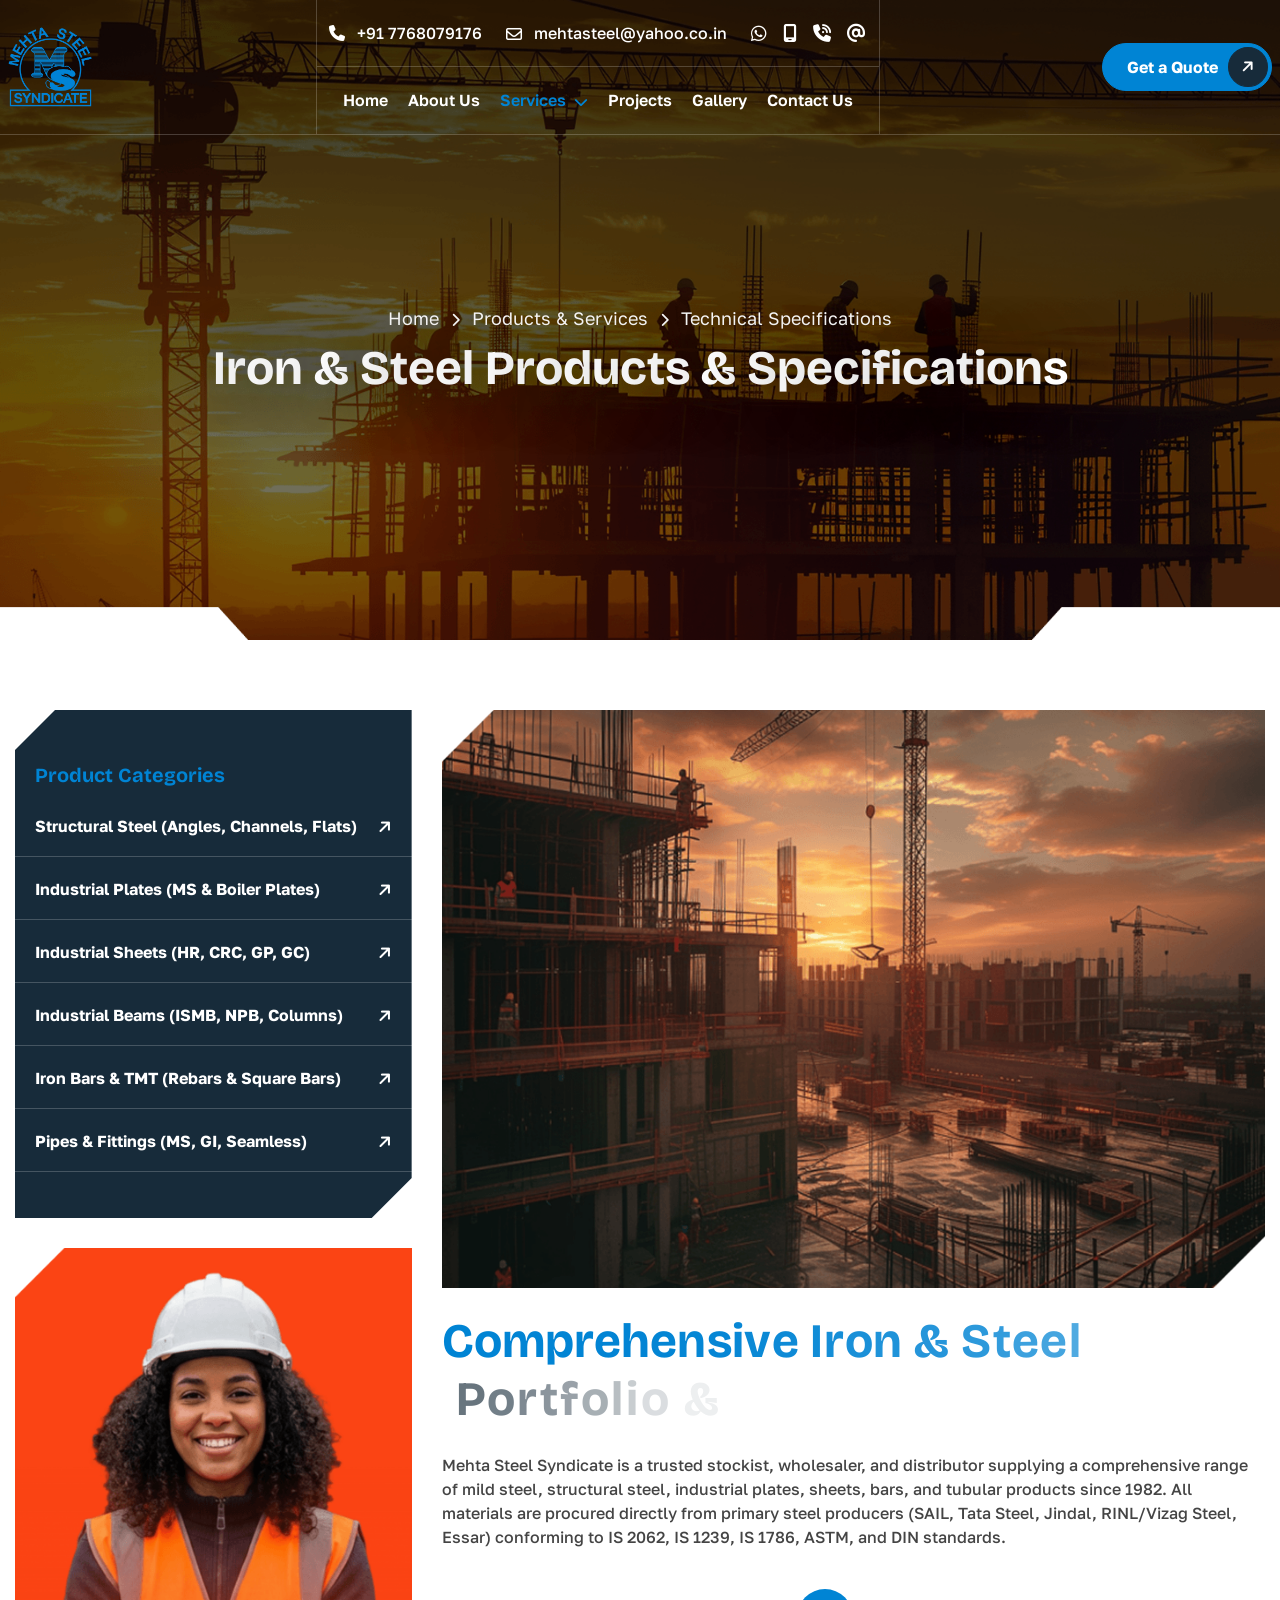
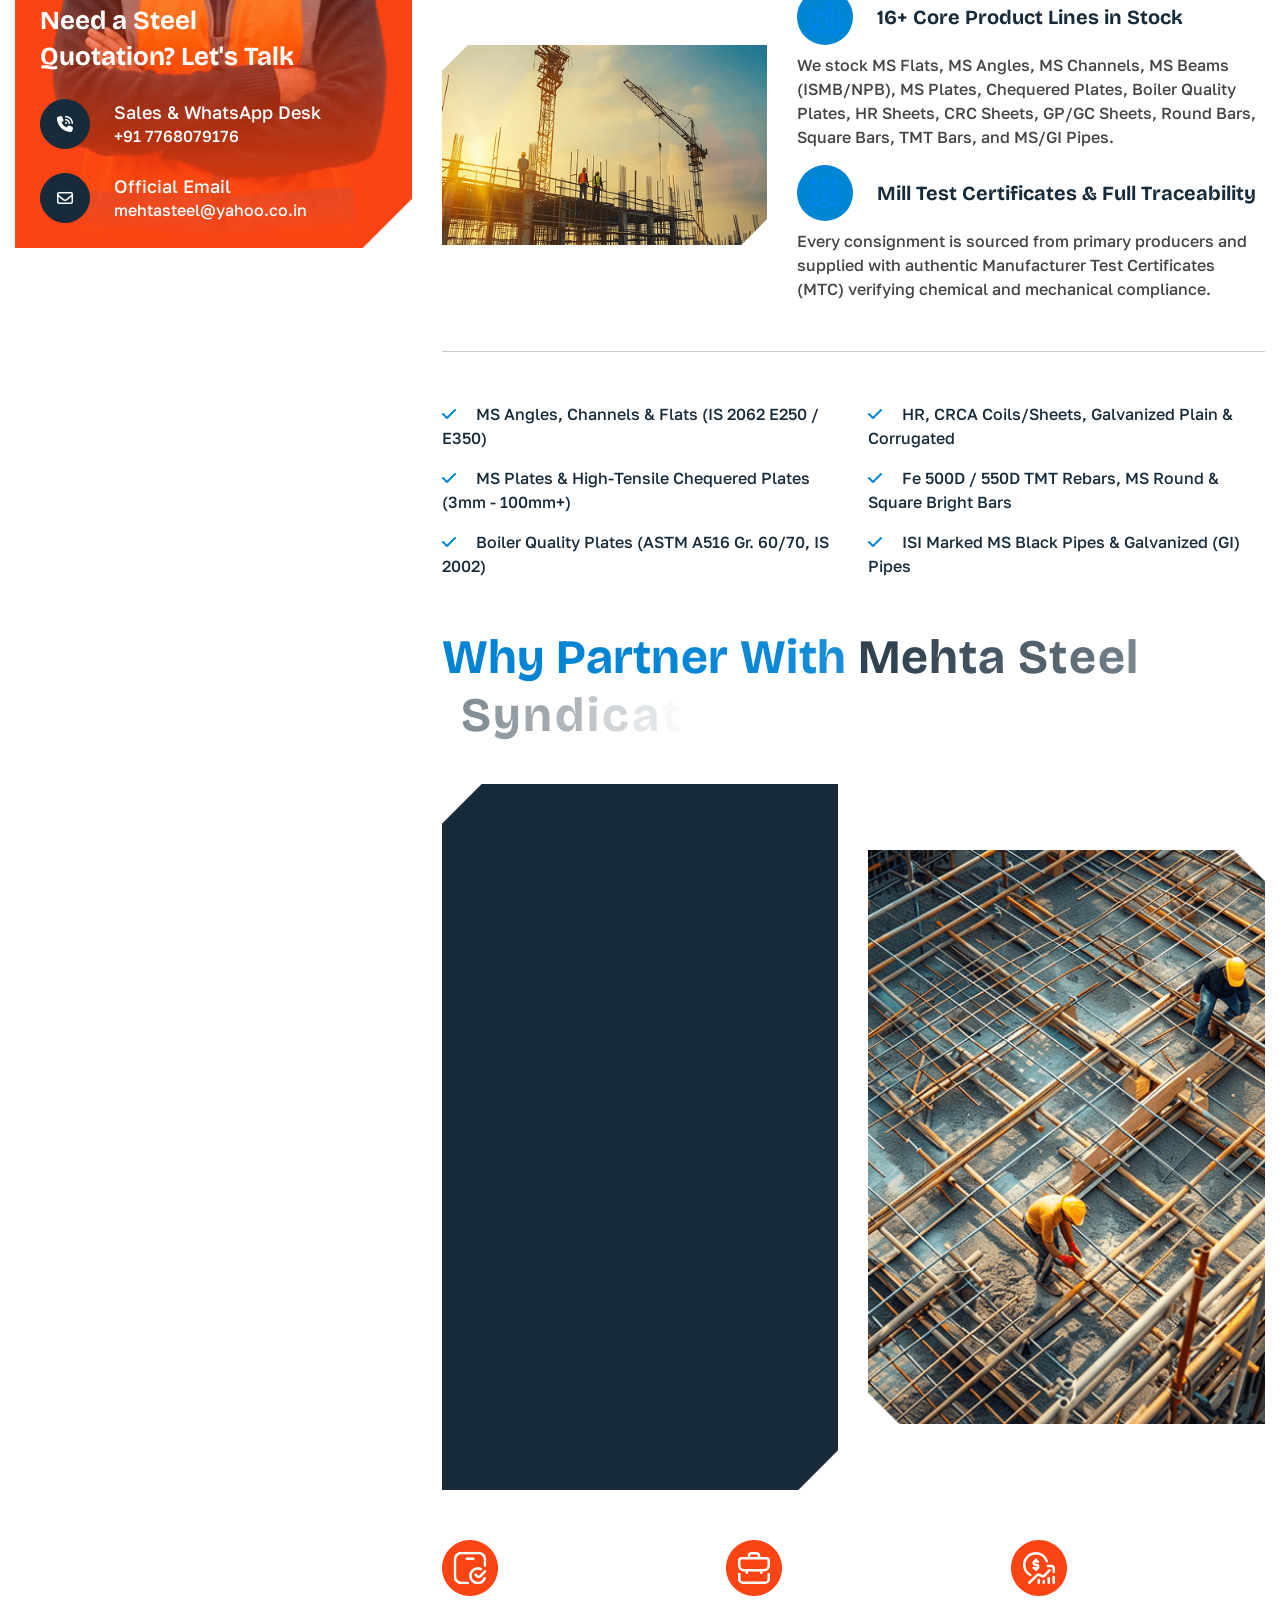
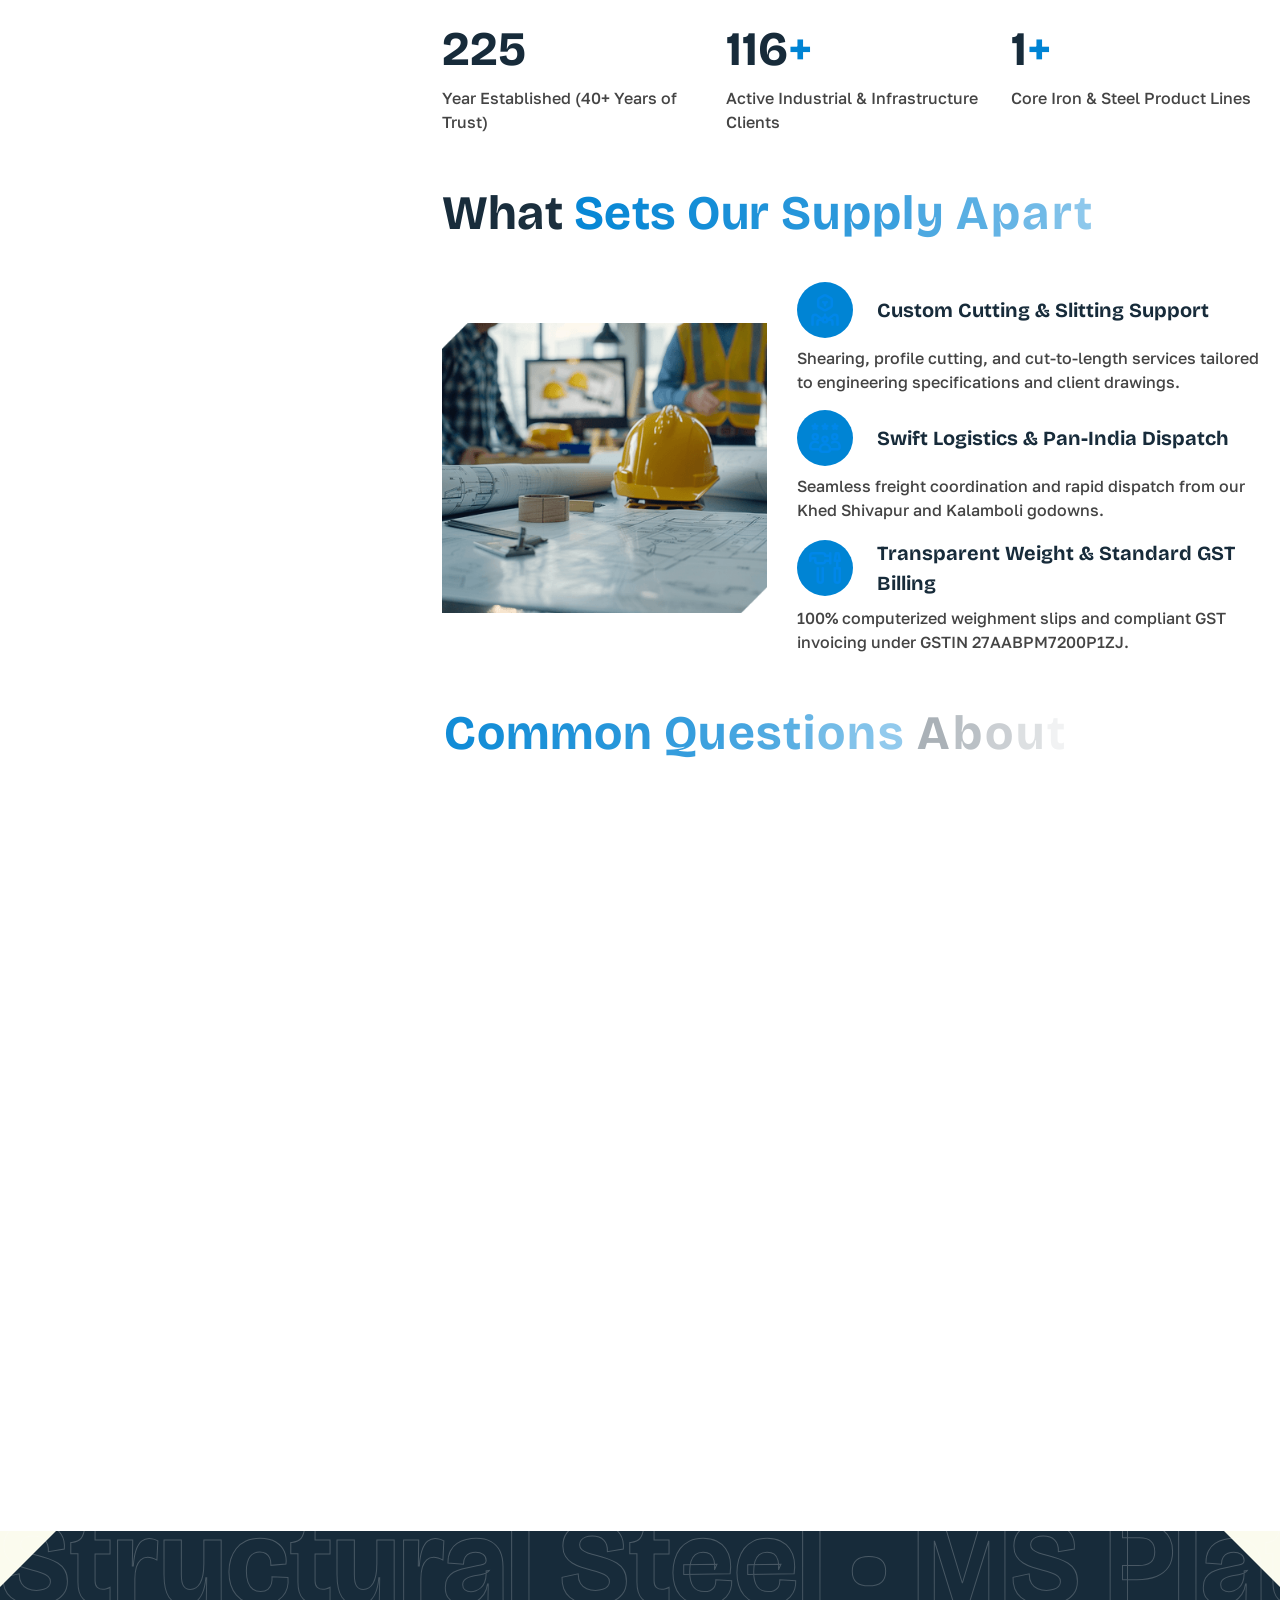
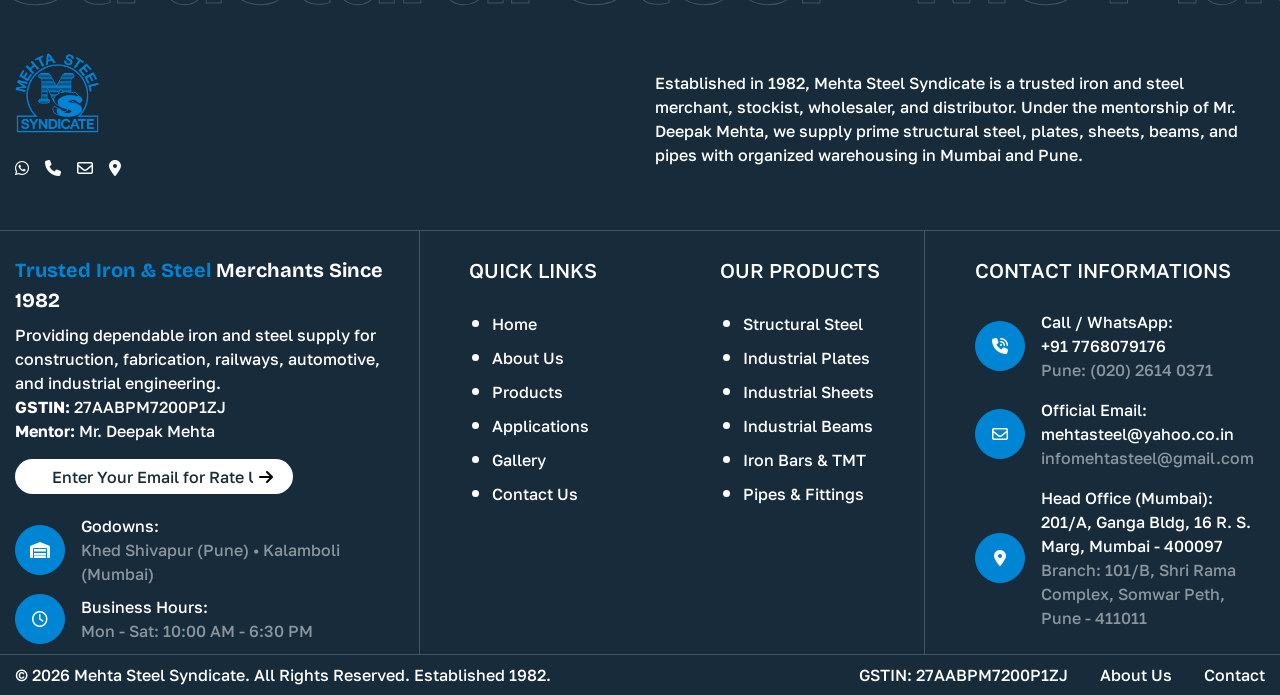
<file: service/service-single/service-single.html>
<!DOCTYPE html>
<html lang="zxx">

<head>
    <!-- Meta -->
    <meta charset="utf-8">
    <meta http-equiv="X-UA-Compatible" content="IE=edge">
    <meta name="viewport" content="width=device-width, initial-scale=1.0">
    <meta name="description" content="Technical specifications and product catalog for Mehta Steel Syndicate: MS Flats, Angles, Channels, Beams, MS Plates, Chequered & Boiler Plates, HR/CRC Sheets, TMT Bars, and MS/GI Pipes.">
    <meta name="keywords" content="MS Flats, MS Angles, MS Channels, MS Beams, MS Plates, Chequered Plates, Boiler Steel Plates, HR Sheets, CRC Sheets, Galvanized Plain Sheets, Galvanized Corrugated Sheets, MS Square Bars, MS Round Bars, TMT Steel Bars, MS Pipes, GI Pipes, Mehta Steel Syndicate">
    <meta name="robots" content="max-image-preview:large">
    <!-- Page Title -->
    <title>Iron & Steel Products & Technical Specifications | Mehta Steel Syndicate</title>
    <!-- Favicon Icon -->
    <link rel="shortcut icon" type="image/x-icon" href="../../assets/images/favicon.png">
    <!-- Bootstrap Css Link -->
    <link href="../../assets/css/bootstrap.min.css" rel="stylesheet" media="screen">
    <!-- Swiper Css -->
    <link rel="stylesheet" href="../../assets/css/swiper-bundle.min.css">
    <!-- Mouse Cursor Css File -->
    <link rel="stylesheet" href="../../assets/css/mousecursor.css">
    <!-- Magnific Popup Css File -->
    <link rel="stylesheet" href="../../assets/css/magnific-popup.css">
    <!-- Font Awesome Icon Css (CDN) -->
    <link rel="stylesheet" href="https://cdnjs.cloudflare.com/ajax/libs/font-awesome/6.7.2/css/all.min.css" integrity="sha512-Evv84Mr4kqVGRNSgIGL/F/aIDqQb7xQ2vcrdIwxfjThSH8CSR7PBEakCr51Ck+w+/U6swU2Im1vVX0SVk9ABhg==" crossorigin="anonymous" referrerpolicy="no-referrer">
    <!-- Font Awesome Icon Css (Local Fallback) -->
    <link href="../../assets/css/all.min.css" rel="stylesheet" media="screen">
    <!-- SlickNav Css -->
    <link href="../../assets/css/slicknav.min.css" rel="stylesheet">
    <!-- Animation On Scroll Css File -->
    <link href="../../assets/css/aos.css" rel="stylesheet">
    <!-- Google Fonts Link-->
    <link rel="preconnect" href="https://fonts.googleapis.com">
    <link rel="preconnect" href="https://fonts.gstatic.com" crossorigin>
    <!-- Bricolage Grotesque Fonts Link -->
    <link href="https://fonts.googleapis.com/css2?family=Bricolage+Grotesque:opsz,wght@12..96,200..800&display=swap" rel="stylesheet">
    <!-- Golos Text Fonts Link -->
    <link href="https://fonts.googleapis.com/css2?family=Golos+Text:wght@400..900&display=swap" rel="stylesheet">
    <!-- Main Custom Css -->
    <link href="../../assets/css/custom.css" rel="stylesheet" media="screen">
</head>

<body>
    <!-- Preloader Start -->
    <div class="sis-preloader">
        <div class="sis-loading-container">
            <div class="sis-loading"></div>
            <div class="sis-loading-icon">
                <figure class="sis-reveal">
                    <img src="../../assets/images/loader.png" alt="Mehta Steel Syndicate">
                </figure>
            </div>
        </div>
    </div>
    <!-- Preloader End -->
    <!-- Header New Start -->
    <header id="sisf-page-header" class="sisf-main-header sisf-standerd-header">
        <div id="sisf-page-header-inner" class="sisf-skin--light position-relative d-flex align-items-center">
            <div class="container px-2">
                <!-- Logo Start -->
                <a class="navbar-brand sisf-header-logo-link mobile-block" href="../../index.html">
               <img src="../../assets/UPDATED-LOGO.png" alt="Logo">
               </a>
                <!-- Logo End -->
                <div class="sisf-centered-header-wrapper sisf--header d-flex justify-content-between align-items-center">
                    <!-- Logo Start -->
                    <a class="navbar-brand sisf-header-logo-link" href="../../index.html">
                  <img src="../../assets/UPDATED-LOGO.png" alt="Logo">
                  </a>
                    <!-- Logo End -->
                    <nav class="navbar navbar-expand-lg d-block text-center">
                        <div class="sis-header-top">
                            <div class="sis-header_col">
                                <div class="sisf-widget-holder">
                                    <div class="sisf-top-bar-widget d-flex align-items-center gap-4">
                                        <div class="sisf-icon-list-item sisf-icon--icon-pack">
                                            <a href="tel:+917768079176" target="_self">                  
                                                <span class="sisf-e-title-inner">                           
                                                    <span class="sisf-e-title-text"><i class="fa-solid pe-2 fa-phone"></i> +91 7768079176</span>
                                                </span>                 
                                            </a>
                                        </div>
                                        <div class="mail-us">
                                            <a href="mailto:mehtasteel@yahoo.co.in"><span class="sisf-e-title-text"><i class="fa-regular fa-envelope pe-2"></i> mehtasteel@yahoo.co.in</span></a>
                                        </div>
                                        <div class="social-icons-link">
                                            <ul class="list-unstyled p-0 m-0">
                                                <li class="me-3"><a href="https://wa.me/917768079176" target="_blank" rel="noopener noreferrer" title="WhatsApp"><i class="fa-brands fa-whatsapp"></i></a></li>
                                                <li class="me-3"><a href="tel:+919860576763" title="Mobile: Rikesh Mehta (+91 9860576763)"><i class="fa-solid fa-mobile-screen"></i></a></li>
                                                <li class="me-3"><a href="tel:02026140371" title="Pune Office: (020) 2614 0371"><i class="fa-solid fa-phone-volume"></i></a></li>
                                                <li><a href="mailto:infomehtasteel@gmail.com" title="Email: infomehtasteel@gmail.com"><i class="fa-solid fa-at"></i></a></li>
                                            </ul>
                                        </div>
                                    </div>
                                </div>
                            </div>
                        </div>
                        <!-- Main Menu Start -->
                        <div class="collapse navbar-collapse sis-main-menu p-3">
                            <div class="nav-menu-wrapper">
                                <ul class="navbar-nav" id="menu">
                                    <li class="nav-item">
                                        <a class="nav-link" href="../../index.html">Home</a>
                                    </li>
                                    <li class="nav-item"><a class="nav-link" href="../../about.html">About Us</a></li>
                                    <li class="nav-item submenu">
                                        <a class="nav-link" href="../../service.html">Services<i class="fas fa-chevron-down custom-toggle-icon ps-2"></i></a>
                                        <ul class="sub-menu">
                                            <li class="nav-item"><a class="nav-link" href="../../service.html">Our Services</a></li>
                                            <li class="nav-item"><a class="nav-link" href="service-single.html">Service Detail</a></li>
                                        </ul>
                                    </li>
                                    <li class="nav-item"><a class="nav-link" href="../../projects.html">Projects</a></li>
                                    <li class="nav-item"><a class="nav-link" href="../../gallery.html">Gallery</a></li>
                                    <li class="nav-item"><a class="nav-link" href="../../contact.html">Contact Us</a></li>
                                </ul>
                            </div>
                        </div>
                        <!-- Main Menu End -->
                    </nav>
                    <div class="sisf-widget-holder sisf--two d-flex align-items-center">
                        <div class="header-btn">
                            <a href="../../contact.html" class="sis-btn-default">Get a Quote<i class="fa-solid fa-arrow-right"></i></a>
                        </div>
                    </div>
                </div>
                <div class="navbar-toggle"></div>
                <div class="responsive-menu"></div>
            </div>
        </div>
    </header>
    <!-- Header New End -->
    <!-- Banner Section Start -->
    <div class="sisf-banner position-relative">
        <div class="banner-img">
            <figure>
                <img src="../../assets/images/page-banner.png" alt="Steel Specifications Banner">
            </figure>
        </div>
        <div class="sisf-page-title sisf-m sisf-title--standard sisf-alignment--center">
            <div class="sisf-m-inner container">
                <div class="sisf-breadcrumbs mb-2">
                    <a class="sisf-breadcrumbs-link text-white" href="../../index.html">
                        <span>Home</span>
                    </a>
                    <span class="sisf-breadcrumbs-separator text-white mx-2"><i class="fa-solid fa-chevron-right"></i></span>
                    <a class="sisf-breadcrumbs-link text-white" href="../../service.html">
                        <span>Products &amp; Services</span>
                    </a>
                    <span class="sisf-breadcrumbs-separator text-white mx-2"><i class="fa-solid fa-chevron-right"></i></span>
                    <span class="sisf-breadcrumbs-current text-white">Technical Specifications</span>
                </div>
                <div class="sisf-m-content sisf-content-grid ">
                    <h1 class="sisf-m-title text-white sis-text-anime-style-3 entry-title">Iron &amp; Steel Products &amp; Specifications</h1>
                </div>
            </div>
        </div>
    </div>
    <!-- Banner Section End -->
    <!-- Detail Page Section Start -->
    <div class="sis-service-detail-page-section section">
        <div class="container">
            <div class="row">
                <div class="col-lg-4">
                    <div class="sisf-sis-page-list sis-clip sis-page-background" data-aos="fade-up" data-aos-delay="100">
                        <div class="sisf-sis-list-title mb-0">
                            <h2 class="sisf-e-colored sis-comman-title">Product Categories</h2>
                        </div>
                        <!-- List Item Start -->
                        <div class="sisf-sis-list-item mb-3 d-flex align-items-center justify-content-between">
                            <div class="sis-list-item-name">
                                <h3><a href="../../service.html">Structural Steel (Angles, Channels, Flats)</a></h3>
                            </div>
                            <div class="sis-list-item-icon">
                                <span class="text-white"><a href="../../service.html"><i class="fa-solid fa-arrow-right"></i></a></span>
                            </div>
                        </div>
                        <!-- List Item End -->
                        <!-- List Item Start -->
                        <div class="sisf-sis-list-item mb-3 d-flex align-items-center justify-content-between">
                            <div class="sis-list-item-name">
                                <h3><a href="../../service.html">Industrial Plates (MS &amp; Boiler Plates)</a></h3>
                            </div>
                            <div class="sis-list-item-icon">
                                <span class="text-white"><a href="../../service.html"><i class="fa-solid fa-arrow-right"></i></a></span>
                            </div>
                        </div>
                        <!-- List Item End -->
                        <!-- List Item Start -->
                        <div class="sisf-sis-list-item mb-3 d-flex align-items-center justify-content-between">
                            <div class="sis-list-item-name">
                                <h3><a href="../../service.html">Industrial Sheets (HR, CRC, GP, GC)</a></h3>
                            </div>
                            <div class="sis-list-item-icon">
                                <span><a href="../../service.html"><i class="fa-solid fa-arrow-right"></i></a></span>
                            </div>
                        </div>
                        <!-- List Item End -->
                        <!-- List Item Start -->
                        <div class="sisf-sis-list-item mb-3 d-flex align-items-center justify-content-between">
                            <div class="sis-list-item-name">
                                <h3><a href="../../service.html">Industrial Beams (ISMB, NPB, Columns)</a></h3>
                            </div>
                            <div class="sis-list-item-icon">
                                <span><a href="../../service.html"><i class="fa-solid fa-arrow-right"></i></a></span>
                            </div>
                        </div>
                        <!-- List Item End -->
                        <!-- List Item Start -->
                        <div class="sisf-sis-list-item mb-3 d-flex align-items-center justify-content-between">
                            <div class="sis-list-item-name">
                                <h3><a href="../../service.html">Iron Bars &amp; TMT (Rebars &amp; Square Bars)</a></h3>
                            </div>
                            <div class="sis-list-item-icon">
                                <span><a href="../../service.html"><i class="fa-solid fa-arrow-right"></i></a></span>
                            </div>
                        </div>
                        <!-- List Item End -->
                        <!-- List Item Start -->
                        <div class="sisf-sis-list-item mb-3 d-flex align-items-center justify-content-between">
                            <div class="sis-list-item-name">
                                <h3><a href="../../service.html">Pipes &amp; Fittings (MS, GI, Seamless)</a></h3>
                            </div>
                            <div class="sis-list-item-icon">
                                <span><a href="../../service.html"><i class="fa-solid fa-arrow-right"></i></a></span>
                            </div>
                        </div>
                        <!-- List Item End -->
                    </div>
                    <div class="sisf-sis-page-contact-bottom position-relative p-0" data-aos="fade-up" data-aos-delay="300">
                        <div class="sis-service-contact-image">
                            <figure class="sis-image-anime">
                                <img src="../../assets/images/page-contact.png" class="w-100" alt="Mehta Steel Contact Support">
                            </figure>
                        </div>
                        <div class="sis-service-contact-content">
                            <div class="sis-service-contact-title mb-4">
                                <h3 class="text-white">Need a Steel <br>Quotation? Let's Talk</h3>
                            </div>
                            <div class="sisf-sis-contact-information mb-4">
                                <div class="sisf-contact-box d-flex align-items-center gap-4">
                                    <div class="sisf-icon">
                                        <a href="tel:+917768079176" class="sis-title"><i class="fa-solid fa-phone-volume"></i></a>
                                    </div>
                                    <div class="sisf-sis-e-content">
                                        <span class="sis-title sis-title-top d-block">Sales &amp; WhatsApp Desk</span>
                                        <a href="tel:+917768079176" class="sis-title d-block">+91 7768079176</a>
                                    </div>
                                </div>
                            </div>
                            <div class="sisf-sis-contact-information">
                                <div class="sisf-contact-box d-flex align-items-center gap-4">
                                    <div class="sisf-icon">
                                        <a href="mailto:mehtasteel@yahoo.co.in" class="sis-title"><i class="fa-regular fa-envelope"></i></a>
                                    </div>
                                    <div class="sisf-sis-e-content">
                                        <span class="sis-title sis-title-top d-block">Official Email</span>
                                        <a href="mailto:mehtasteel@yahoo.co.in" class="sis-title d-block">mehtasteel@yahoo.co.in</a>
                                    </div>
                                </div>
                            </div>
                        </div>
                    </div>
                </div>
                <div class="col-lg-8">
                    <div class="sisf-e-inner">
                        <div class="sis-service-detail-page-image mb-4">
                            <div class="sis-e-image">
                                <figure class="sis-image-anime sis-reveal">
                                    <img src="../../assets/images/service-detail-image-1.png" class="w-100" alt="Certified Iron and Steel Products Inventory - Mehta Steel Syndicate">
                                </figure>
                            </div>
                        </div>
                        <div class="sis-service-detail-page-content">
                            <!-- Section Title Start -->
                            <div class="sisf-sis-section-title sis-section-title">
                                <h2 class="sisf-m-title sis-text-anime-style-3"><span class="sisf-e-colored">Comprehensive Iron &amp; Steel</span> Portfolio &amp; Technical Specifications</h2>
                                <div class="sis-m-text" data-aos="fade-up" data-aos-delay="100">
                                    <p>Mehta Steel Syndicate is a trusted stockist, wholesaler, and distributor supplying a comprehensive range of mild steel, structural steel, industrial plates, sheets, bars, and tubular products since 1982. All materials are procured directly from primary steel producers (SAIL, Tata Steel, Jindal, RINL/Vizag Steel, Essar) conforming to IS 2062, IS 1239, IS 1786, ASTM, and DIN standards.</p>
                                </div>
                            </div>
                            <!-- Section Title End -->
                            <div class="sis-e-content--inner">
                                <div class="row align-items-center">
                                    <div class="col-lg-5">
                                        <div class="sisf-e-detail--image-left">
                                            <figure class="sis-image-anime sis-reveal">
                                                <img src="../../assets/images/service-detail-image-2.png" class="w-100" alt="Prime Mill Steel Sourcing">
                                            </figure>
                                        </div>
                                    </div>
                                    <div class="col-lg-7">
                                        <div class="sis-e-detail--page-content mb-3" data-aos="fade-up" data-aos-delay="100">
                                            <div class="sisf-e-inner position-relative">
                                                <div class="sisf-m-content d-flex align-items-center mb-2 gap-4">
                                                    <!-- Icon Start -->
                                                    <div class="sisf-sis-icon-image">
                                                        <figure>
                                                            <img src="../../assets/images/detail-icon-1.svg" alt="Product Range Icon">
                                                        </figure>
                                                    </div>
                                                    <!-- Icon End -->
                                                    <div class="sisf-sis-e-title">
                                                        <h3 class="sisf-e-title">
                                                            16+ Core Product Lines in Stock
                                                        </h3>
                                                    </div>
                                                </div>
                                                <!-- Content Start -->
                                                <div class="sisf-e-content">
                                                    <div class="sisf-sis-description">
                                                        <p class="mb-0">We stock MS Flats, MS Angles, MS Channels, MS Beams (ISMB/NPB), MS Plates, Chequered Plates, Boiler Quality Plates, HR Sheets, CRC Sheets, GP/GC Sheets, Round Bars, Square Bars, TMT Bars, and MS/GI Pipes.</p>
                                                    </div>
                                                </div>
                                                <!-- Content End -->
                                            </div>
                                        </div>
                                        <div class="sis-e-detail--page-content" data-aos="fade-up" data-aos-delay="300">
                                            <div class="sisf-e-inner position-relative">
                                                <div class="sisf-m-content d-flex align-items-center mb-2 gap-4">
                                                    <!-- Icon Start -->
                                                    <div class="sisf-sis-icon-image">
                                                        <figure>
                                                            <img src="../../assets/images/detail-icon-2.svg" alt="Quality Certification Icon">
                                                        </figure>
                                                    </div>
                                                    <!-- Icon End -->
                                                    <div class="sisf-sis-e-title">
                                                        <h3 class="sisf-e-title">
                                                            Mill Test Certificates &amp; Full Traceability
                                                        </h3>
                                                    </div>
                                                </div>
                                                <!-- Content Start -->
                                                <div class="sisf-e-content">
                                                    <div class="sisf-sis-description">
                                                        <p class="mb-0">Every consignment is sourced from primary producers and supplied with authentic Manufacturer Test Certificates (MTC) verifying chemical and mechanical compliance.</p>
                                                    </div>
                                                </div>
                                                <!-- Content End -->
                                            </div>
                                        </div>
                                    </div>
                                </div>
                            </div>
                        </div>
                        <div class="sis-e-content--inner sis-page">
                            <div class="row">
                                <div class="col-md-6">
                                    <div class="sisf-sis-listing-items" data-aos="fade-up" data-aos-delay="100">
                                        <p class="mb-3">
                                            <span class="sisf-e-colored"><i class="fa-solid pe-3 fa-check"></i></span>
                                            <span>MS Angles, Channels &amp; Flats (IS 2062 E250 / E350)</span>
                                        </p>
                                        <p class="mb-3">
                                            <span class="sisf-e-colored"><i class="fa-solid pe-3 fa-check"></i></span>
                                            <span>MS Plates &amp; High-Tensile Chequered Plates (3mm - 100mm+)</span>
                                        </p>
                                        <p class="mb-0">
                                            <span class="sisf-e-colored"><i class="fa-solid pe-3 fa-check"></i></span>
                                            <span>Boiler Quality Plates (ASTM A516 Gr. 60/70, IS 2002)</span>
                                        </p>
                                    </div>
                                </div>
                                <div class="col-md-6">
                                    <div class="sisf-sis-listing-items" data-aos="fade-up" data-aos-delay="300">
                                        <p class="mb-3">
                                            <span class="sisf-e-colored"><i class="fa-solid pe-3 fa-check"></i></span>
                                            <span>HR, CRCA Coils/Sheets, Galvanized Plain &amp; Corrugated</span>
                                        </p>
                                        <p class="mb-3">
                                            <span class="sisf-e-colored"><i class="fa-solid pe-3 fa-check"></i></span>
                                            <span>Fe 500D / 550D TMT Rebars, MS Round &amp; Square Bright Bars</span>
                                        </p>
                                        <p class="mb-0">
                                            <span class="sisf-e-colored"><i class="fa-solid pe-3 fa-check"></i></span>
                                            <span>ISI Marked MS Black Pipes &amp; Galvanized (GI) Pipes</span>
                                        </p>
                                    </div>
                                </div>
                            </div>
                        </div>
                        <div class="sis-e-content--inner">
                            <!-- Section Title Start -->
                            <div class="sisf-sis-section-title sis-section-title">
                                <h2 class="sisf-m-title sis-text-anime-style-3"><span class="sisf-e-colored">Why Partner With</span> Mehta Steel Syndicate</h2>
                            </div>
                            <!-- Section Title End -->
                            <div class="row align-items-center">
                                <div class="col-lg-6">
                                    <div class="sis-why-choose-texts sis-page-background sis-clip">
                                        <div class="sis-e-detail--page-content" data-aos="fade-up" data-aos-delay="100">
                                            <div class="sisf-e-inner position-relative">
                                                <div class="sisf-m-content">
                                                    <!-- Icon Start -->
                                                    <div class="sisf-sis-icon-image mb-4">
                                                        <figure>
                                                            <img src="../../assets/images/detail-icon-3.svg" alt="Experience Icon">
                                                        </figure>
                                                    </div>
                                                    <!-- Icon End -->
                                                </div>
                                                <!-- Content Start -->
                                                <div class="sisf-e-content">
                                                    <div class="sisf-sis-e-title mb-2">
                                                        <h3 class="sisf-e-title text-white">
                                                            Over 40 Years of Steel Heritage
                                                        </h3>
                                                    </div>
                                                    <div class="sisf-sis-description">
                                                        <p class="text-white">Founded in 1982 by mentor Mr. Deepak Mehta, offering unmatched market acumen, industry reputation, and trusted guidance.</p>
                                                    </div>
                                                </div>
                                                <!-- Content End -->
                                            </div>
                                        </div>
                                        <div class="sis-e-detail--page-content" data-aos="fade-up" data-aos-delay="300">
                                            <div class="sisf-e-inner position-relative">
                                                <div class="sisf-m-content">
                                                    <!-- Icon Start -->
                                                    <div class="sisf-sis-icon-image mb-4">
                                                        <figure>
                                                            <img src="../../assets/images/detail-icon-4.svg" alt="Mill Network Icon">
                                                        </figure>
                                                    </div>
                                                    <!-- Icon End -->
                                                </div>
                                                <!-- Content Start -->
                                                <div class="sisf-e-content">
                                                    <div class="sisf-sis-e-title mb-2">
                                                        <h3 class="sisf-e-title text-white">
                                                            Direct Primary Mill Sourcing
                                                        </h3>
                                                    </div>
                                                    <div class="sisf-sis-description">
                                                        <p class="text-white">Procuring from SAIL, Tata Steel, Jindal, Vizag Steel, Essar, and Zenith Pipes for guaranteed chemical and physical specifications.</p>
                                                    </div>
                                                </div>
                                                <!-- Content End -->
                                            </div>
                                        </div>
                                        <div class="sis-e-detail--page-content" data-aos="fade-up" data-aos-delay="500">
                                            <div class="sisf-e-inner position-relative">
                                                <div class="sisf-m-content">
                                                    <!-- Icon Start -->
                                                    <div class="sisf-sis-icon-image mb-4">
                                                        <figure>
                                                            <img src="../../assets/images/detail-icon-5.svg" alt="Warehousing Icon">
                                                        </figure>
                                                    </div>
                                                    <!-- Icon End -->
                                                </div>
                                                <!-- Content Start -->
                                                <div class="sisf-e-content">
                                                    <div class="sisf-sis-e-title mb-2">
                                                        <h3 class="sisf-e-title text-white">
                                                            Strategic Godowns &amp; Stockyards
                                                        </h3>
                                                    </div>
                                                    <div class="sisf-sis-description">
                                                        <p class="mb-0 text-white">Equipped with overhead gantry cranes at Khed Shivapur (Pune) and Kalamboli (Mumbai) for rapid dispatches.</p>
                                                    </div>
                                                </div>
                                                <!-- Content End -->
                                            </div>
                                        </div>
                                    </div>
                                </div>
                                <div class="col-lg-6">
                                    <div class="sis-e-image sisf-right-side">
                                        <figure class="sis-image-anime sis-reveal">
                                            <img src="../../assets/images/service-detail-image-3.png" class="w-100" alt="Mehta Steel Warehouse Infrastructure">
                                        </figure>
                                    </div>
                                </div>
                            </div>
                        </div>
                        <div class="sis-e-content--inner">
                            <div class="sisf-e-detail-counters">
                                <div class="row">
                                    <div class="col-lg-4 col-md-6">
                                        <!-- Counter Item Start -->
                                        <div class="sis-counter-item" data-aos="fade-up" data-aos-delay="100">
                                            <div class="sis-e-counter-image mb-4">
                                                <figure>
                                                    <img src="../../assets/images/counter-icon1.svg" alt="Experience Counter Icon">
                                                </figure>
                                            </div>
                                            <div class="sis-e-content">
                                                <div class="sis-counter-title">
                                                    <h2 class="d-flex align-items-center mb-2">
                                                        <span class="sis-counter">1982</span>
                                                    </h2>
                                                </div>
                                                <div class="sis-counter-text">
                                                    <span>Year Established (40+ Years of Trust)</span>
                                                </div>
                                            </div>
                                        </div>
                                        <!-- Counter Item End -->
                                    </div>
                                    <div class="col-lg-4 col-md-6">
                                        <!-- Counter Item Start -->
                                        <div class="sis-counter-item" data-aos="fade-up" data-aos-delay="300">
                                            <div class="sis-e-counter-image mb-4">
                                                <figure>
                                                    <img src="../../assets/images/counter-icon2.svg" alt="Clients Counter Icon">
                                                </figure>
                                            </div>
                                            <div class="sis-e-content">
                                                <div class="sis-counter-title">
                                                    <h2 class="d-flex align-items-center mb-2">
                                                        <span class="sis-counter">1000</span>
                                                        <span class="sisf-digit-label sisf-e-colored">+</span>
                                                    </h2>
                                                </div>
                                                <div class="sis-counter-text">
                                                    <span>Active Industrial &amp; Infrastructure Clients</span>
                                                </div>
                                            </div>
                                        </div>
                                        <!-- Counter Item End -->
                                    </div>
                                    <div class="col-lg-4 col-md-6">
                                        <!-- Counter Item Start -->
                                        <div class="sis-counter-item" data-aos="fade-up" data-aos-delay="500">
                                            <div class="sis-e-counter-image mb-4">
                                                <figure>
                                                    <img src="../../assets/images/counter-icon3.svg" alt="Products Counter Icon">
                                                </figure>
                                            </div>
                                            <div class="sis-e-content">
                                                <div class="sis-counter-title">
                                                    <h2 class="d-flex align-items-center mb-2">
                                                        <span class="sis-counter">16</span>
                                                        <span class="sisf-digit-label sisf-e-colored">+</span>
                                                    </h2>
                                                </div>
                                                <div class="sis-counter-text">
                                                    <span>Core Iron &amp; Steel Product Lines</span>
                                                </div>
                                            </div>
                                        </div>
                                        <!-- Counter Item End -->
                                    </div>
                                </div>
                            </div>
                        </div>
                        <div class="sis-e-content--inner">
                            <!-- Section Title Start -->
                            <div class="sisf-sis-section-title sis-section-title">
                                <h2 class="sisf-m-title sis-text-anime-style-3">What <span class="sisf-e-colored">Sets Our Supply Apart</span></h2>
                            </div>
                            <!-- Section Title End -->
                            <div class="row align-items-center">
                                <div class="col-lg-5">
                                    <div class="sisf-e-detail--image-left">
                                        <figure class="sis-image-anime sis-reveal">
                                            <img src="../../assets/images/service-detail-image-4.png" class="w-100" alt="Steel Quality Verification">
                                        </figure>
                                    </div>
                                </div>
                                <div class="col-lg-7">
                                    <div class="sis-e-detail--page-content mb-3" data-aos="fade-up" data-aos-delay="100">
                                        <div class="sisf-e-inner position-relative">
                                            <div class="sisf-m-content d-flex align-items-center mb-2 gap-4">
                                                <!-- Icon Start -->
                                                <div class="sisf-sis-icon-image">
                                                    <figure>
                                                        <img src="../../assets/images/detail-icon-3.svg" alt="Custom Cutting Icon">
                                                    </figure>
                                                </div>
                                                <!-- Icon End -->
                                                <div class="sisf-sis-e-title">
                                                    <h3 class="sisf-e-title">
                                                        Custom Cutting &amp; Slitting Support
                                                    </h3>
                                                </div>
                                            </div>
                                            <!-- Content Start -->
                                            <div class="sisf-e-content">
                                                <div class="sisf-sis-description">
                                                    <p class="mb-0">Shearing, profile cutting, and cut-to-length services tailored to engineering specifications and client drawings.</p>
                                                </div>
                                            </div>
                                            <!-- Content End -->
                                        </div>
                                    </div>
                                    <div class="sis-e-detail--page-content mb-3" data-aos="fade-up" data-aos-delay="300">
                                        <div class="sisf-e-inner position-relative">
                                            <div class="sisf-m-content d-flex align-items-center mb-2 gap-4">
                                                <!-- Icon Start -->
                                                <div class="sisf-sis-icon-image">
                                                    <figure>
                                                        <img src="../../assets/images/detail-icon-2.svg" alt="Prompt Delivery Icon">
                                                    </figure>
                                                </div>
                                                <!-- Icon End -->
                                                <div class="sisf-sis-e-title">
                                                    <h3 class="sisf-e-title">
                                                        Swift Logistics &amp; Pan-India Dispatch
                                                    </h3>
                                                </div>
                                            </div>
                                            <!-- Content Start -->
                                            <div class="sisf-e-content">
                                                <div class="sisf-sis-description">
                                                    <p class="mb-0">Seamless freight coordination and rapid dispatch from our Khed Shivapur and Kalamboli godowns.</p>
                                                </div>
                                            </div>
                                            <!-- Content End -->
                                        </div>
                                    </div>
                                    <div class="sis-e-detail--page-content" data-aos="fade-up" data-aos-delay="500">
                                        <div class="sisf-e-inner position-relative">
                                            <div class="sisf-m-content d-flex align-items-center mb-2 gap-4">
                                                <!-- Icon Start -->
                                                <div class="sisf-sis-icon-image">
                                                    <figure>
                                                        <img src="../../assets/images/detail-icon-6.svg" alt="Pricing Transparency Icon">
                                                    </figure>
                                                </div>
                                                <!-- Icon End -->
                                                <div class="sisf-sis-e-title">
                                                    <h3 class="sisf-e-title">
                                                        Transparent Weight &amp; Standard GST Billing
                                                    </h3>
                                                </div>
                                            </div>
                                            <!-- Content Start -->
                                            <div class="sisf-e-content">
                                                <div class="sisf-sis-description">
                                                    <p class="mb-0">100% computerized weighment slips and compliant GST invoicing under GSTIN 27AABPM7200P1ZJ.</p>
                                                </div>
                                            </div>
                                            <!-- Content End -->
                                        </div>
                                    </div>
                                </div>
                            </div>
                        </div>
                        <div class="sis-e-content--inner mb-0">
                            <!-- Section Title Start -->
                            <div class="sisf-sis-section-title sis-section-title">
                                <h2 class="sisf-m-title sis-text-anime-style-3"><span class="sisf-e-colored">Common Questions</span> About Steel Procurement</h2>
                            </div>
                            <!-- Section Title End -->
                            <div class="row">
                                <div class="col-12">
                                    <div class="sisf-faq-accordian sisf-sis-faq-accordian rounded-0">
                                        <div class="accordion sis-comman-bg sis-clip" id="sisf-Accordion" data-aos="fade-up" data-aos-delay="100">
                                            <!-- Accordion Item Start-->
                                            <div class="accordion-item mt-0">
                                                <h2 class="accordion-header sis-comman-title">
                                                    <button class="accordion-button mt-0" data-bs-toggle="collapse" data-bs-target="#sisf-one">
                                                        <span>1. What iron and steel products does Mehta Steel Syndicate stock and supply?</span>
                                                    </button>
                                                </h2>
                                                <div id="sisf-one" class="accordion-collapse collapse show" data-bs-parent="#sisf-Accordion">
                                                    <div class="accordion-body ps-0 pt-0">
                                                        <div class="sisf-e-content-inner">
                                                            <p class="mb-0">We stock and distribute a comprehensive product line: MS Flats, MS Angles, MS Channels, MS Beams (ISMB/NPB), MS Plates, MS Chequered Plates, Boiler Steel Plates, HR Sheets, CRC Sheets, Galvanized Plain Sheets, Galvanized Corrugated Sheets, MS Square Bars, MS Round Bars, TMT Steel Bars, MS Pipes, and GI Pipes.</p>
                                                        </div>
                                                    </div>
                                                </div>
                                            </div>
                                            <!-- Accordion Item End-->
                                            <!-- Accordion Item Start-->
                                            <div class="accordion-item">
                                                <h2 class="accordion-header sis-comman-title">
                                                    <button class="accordion-button collapsed" data-bs-toggle="collapse" data-bs-target="#sisf-two">
                                                        <span>2. Do you provide Manufacturer Test Certificates (MTC) with supplies?</span>
                                                    </button>
                                                </h2>
                                                <div id="sisf-two" class="accordion-collapse collapse" data-bs-parent="#sisf-Accordion">
                                                    <div class="accordion-body ps-0 pt-0">
                                                        <div class="sisf-e-content-inner">
                                                            <p class="mb-0">Yes. All prime steel materials sourced from SAIL, Tata Steel, Jindal, and Vizag Steel (RINL) are accompanied by authentic Manufacturer Test Certificates (MTC) verifying chemical composition and physical properties.</p>
                                                        </div>
                                                    </div>
                                                </div>
                                            </div>
                                            <!-- Accordion Item End-->
                                            <!-- Accordion Item Start-->
                                            <div class="accordion-item">
                                                <h2 class="accordion-header sis-comman-title">
                                                    <button class="accordion-button collapsed" data-bs-toggle="collapse" data-bs-target="#sisf-three">
                                                        <span>3. Where are your stockyards located for dispatch and material pickup?</span>
                                                    </button>
                                                </h2>
                                                <div id="sisf-three" class="accordion-collapse collapse" data-bs-parent="#sisf-Accordion">
                                                    <div class="accordion-body ps-0 pt-0">
                                                        <div class="sisf-e-content-inner">
                                                            <p class="mb-0">Our primary godowns are strategically situated at Khed Shivapur (Pune) and the Kalamboli Steel Yard (Navi Mumbai), equipped with heavy overhead gantry cranes for swift loading and dispatch across Maharashtra and nationwide.</p>
                                                        </div>
                                                    </div>
                                                </div>
                                            </div>
                                            <!-- Accordion Item End-->
                                            <!-- Accordion Item Start-->
                                            <div class="accordion-item">
                                                <h2 class="accordion-header sis-comman-title">
                                                    <button class="accordion-button collapsed" data-bs-toggle="collapse" data-bs-target="#sisf-four">
                                                        <span>4. Can you supply customized cut sizes for plates and structural steel?</span>
                                                    </button>
                                                </h2>
                                                <div id="sisf-four" class="accordion-collapse collapse" data-bs-parent="#sisf-Accordion">
                                                    <div class="accordion-body ps-0 pt-0">
                                                        <div class="sisf-e-content-inner">
                                                            <p class="mb-0">Yes, our warehouse facilities can accommodate cut-to-length structural profiles and custom plate cutting to match your engineering drawings and fabrication requirements.</p>
                                                        </div>
                                                    </div>
                                                </div>
                                            </div>
                                            <!-- Accordion Item End-->
                                            <!-- Accordion Item Start-->
                                            <div class="accordion-item">
                                                <h2 class="accordion-header sis-comman-title">
                                                    <button class="accordion-button collapsed" data-bs-toggle="collapse" data-bs-target="#sisf-five">
                                                        <span>5. How can I request a quotation or check ready stock availability?</span>
                                                    </button>
                                                </h2>
                                                <div id="sisf-five" class="accordion-collapse collapse" data-bs-parent="#sisf-Accordion">
                                                    <div class="accordion-body ps-0 pt-0">
                                                        <div class="sisf-e-content-inner">
                                                            <p class="mb-0">You can connect with our sales desk directly via phone or WhatsApp at +91 7768079176 or +91 9860576763, email your requirements to mehtasteel@yahoo.co.in / infomehtasteel@gmail.com, or submit an online inquiry via our contact form.</p>
                                                        </div>
                                                    </div>
                                                </div>
                                            </div>
                                            <!-- Accordion Item End-->
                                        </div>
                                    </div>
                                </div>
                            </div>
                        </div>
                    </div>
                </div>
            </div>
        </div>
    </div>
    <!-- Detail Page Section End -->
    <!-- Footer Start -->
    <footer class="main-footer">
        <div class="sisf-page-footer-inner-area sis-page-background position-relative">
            <div class="sisf-sis-top-left-image">
                <figure>
                    <img src="../../assets/images/top-left.svg" alt="Mehta Steel Pattern">
                </figure>
            </div>
            <div class="sisf-sis-top-right-image">
                <figure>
                    <img src="../../assets/images/top-right.svg" alt="Mehta Steel Pattern">
                </figure>
            </div>
            <div class="sisf-page-footer-top-area-inner page pb-4">
                <div class="sis-scroll-container mb-3 sisf-page">
                    <div class="sis-scroll-content">
                        <div class="sis-footer-content"><span>Structural Steel •</span></div>
                        <div class="sis-footer-content"><span>MS Plates •</span></div>
                        <div class="sis-footer-content"><span>Chequered Plates •</span></div>
                        <div class="sis-footer-content"><span>Boiler Quality Plates •</span></div>
                        <div class="sis-footer-content"><span>MS Beams •</span></div>
                        <div class="sis-footer-content"><span>MS Channels •</span></div>
                        <div class="sis-footer-content"><span>MS Angles &amp; Flats •</span></div>
                        <div class="sis-footer-content"><span>TMT Steel Bars •</span></div>
                        <div class="sis-footer-content"><span>MS &amp; GI Pipes •</span></div>
                    </div>
                    <div class="sis-scroll-content ms-4">
                        <div class="sis-footer-content"><span>Structural Steel •</span></div>
                        <div class="sis-footer-content"><span>MS Plates •</span></div>
                        <div class="sis-footer-content"><span>Chequered Plates •</span></div>
                        <div class="sis-footer-content"><span>Boiler Quality Plates •</span></div>
                        <div class="sis-footer-content"><span>MS Beams •</span></div>
                        <div class="sis-footer-content"><span>MS Channels •</span></div>
                        <div class="sis-footer-content"><span>MS Angles &amp; Flats •</span></div>
                        <div class="sis-footer-content"><span>TMT Steel Bars •</span></div>
                        <div class="sis-footer-content"><span>MS &amp; GI Pipes •</span></div>
                    </div>
                </div>
                <div class="container">
                    <div class="row align-items-center">
                        <div class="col-lg-6">
                            <div class="footer-logo mb-4">
                                <a href="../../index.html">
                                    <img src="../../assets/UPDATED-LOGO.png" alt="Mehta Steel Syndicate" style="max-height:85px;width:auto;">
                                </a>
                            </div>
                            <!-- Links Start -->
                            <div class="footer-social-icons-link page">
                                <ul class="list-unstyled d-flex align-items-center gap-3 p-0 m-0">
                                    <li><a href="https://wa.me/917768079176" target="_blank" rel="noopener noreferrer" class="text-white" title="WhatsApp"><i class="fa-brands fa-whatsapp fa-lg"></i></a></li>
                                    <li><a href="tel:+917768079176" class="text-white" title="Call Us"><i class="fa-solid fa-phone fa-lg"></i></a></li>
                                    <li><a href="mailto:mehtasteel@yahoo.co.in" class="text-white" title="Email"><i class="fa-regular fa-envelope fa-lg"></i></a></li>
                                    <li><a href="../../contact.html" class="text-white" title="Locations"><i class="fa-solid fa-location-dot fa-lg"></i></a></li>
                                </ul>
                            </div>
                            <!-- Links End -->
                        </div>
                        <div class="col-lg-6">
                            <!-- Setion Title Start -->
                            <div class="sisf-sis-section-title mb-0 sis-section-title">
                                <div class="sisf-m-text">
                                    <p class="text-white mt-0">Established in 1982, Mehta Steel Syndicate is a trusted iron and steel merchant, stockist, wholesaler, and distributor. Under the mentorship of Mr. Deepak Mehta, we supply prime structural steel, plates, sheets, beams, and pipes with organized warehousing in Mumbai and Pune.</p>
                                </div>
                            </div>
                            <!-- Setion Title End -->
                        </div>
                    </div>
                </div>
            </div>
            <div class="sisf-page-footer-middle-area">
                <div class="container">
                    <div class="row">
                        <div class="col-lg-4 col-md-6">
                            <div class="sisf-m-title pt-4 mb-2">
                                <h3 class="text-white"><span class="sisf-e-colored">Trusted Iron &amp; Steel</span> Merchants Since 1982</h3>
                            </div>
                            <div class="sis-m-text">
                                <p class="text-white mb-2">Providing dependable iron and steel supply for construction, fabrication, railways, automotive, and industrial engineering.<br><strong>GSTIN:</strong> 27AABPM7200P1ZJ<br><strong>Mentor:</strong> Mr. Deepak Mehta</p>
                            </div>
                            <div class="subscribe-newsletter-form pt-2 mb-3">
                                <form id="newslettersForm">
                                    <div class="form-group bg-white position-relative d-flex align-items-center">
                                        <input type="email" name="email" class="form-control p-0 border-0 mb-0 ps-3" id="mail" placeholder="Enter Your Email for Rate Updates" required="">
                                        <button type="submit" class="border-0 bg-transparent pe-3"><i class="fa-solid fa-arrow-right"></i></button>
                                    </div>
                                </form>
                            </div>
                            <div class="sisf-sis-contact-information footer-extra-info mt-3 pt-1">
                                <div class="sisf-contact-box mb-2 d-flex align-items-center gap-3">
                                    <div class="sisf-icon">
                                        <a href="../../contact.html"><i class="fa-solid fa-warehouse"></i></a>
                                    </div>
                                    <div class="sisf-sis-e-content">
                                        <span class="sis-title d-block">Godowns:</span>
                                        <span class="sis-title d-block small text-white-50">Khed Shivapur (Pune) &bull; Kalamboli (Mumbai)</span>
                                    </div>
                                </div>
                                <div class="sisf-contact-box d-flex align-items-center gap-3">
                                    <div class="sisf-icon">
                                        <a href="#"><i class="fa-regular fa-clock"></i></a>
                                    </div>
                                    <div class="sisf-sis-e-content">
                                        <span class="sis-title d-block">Business Hours:</span>
                                        <span class="sis-title d-block small text-white-50">Mon - Sat: 10:00 AM - 6:30 PM</span>
                                    </div>
                                </div>
                            </div>
                        </div>
                        <div class="col-lg-2 col-md-6 d-flex justify-content-center">
                            <!-- Links Start -->
                            <div class="footer-links pt-4 pb-4 left position-relative page">
                                <h3 class="text-white">QUICK LINKS</h3>
                                <ul>
                                    <li><a href="../../index.html" class="text-white">Home</a></li>
                                    <li><a href="../../about.html" class="text-white">About Us</a></li>
                                    <li><a href="../../service.html" class="text-white">Products</a></li>
                                    <li><a href="../../projects.html" class="text-white">Applications</a></li>
                                    <li><a href="../../gallery.html" class="text-white">Gallery</a></li>
                                    <li><a href="../../contact.html" class="text-white">Contact Us</a></li>
                                </ul>
                            </div>
                            <!-- Links End -->
                        </div>
                        <div class="col-lg-3 col-md-6 d-flex justify-content-center">
                            <!-- Links Start -->
                            <div class="footer-links pt-4 pb-4 right position-relative page">
                                <h3 class="text-white">OUR PRODUCTS</h3>
                                <ul>
                                    <li><a href="service-single.html" class="text-white">Structural Steel</a></li>
                                    <li><a href="service-single.html" class="text-white">Industrial Plates</a></li>
                                    <li><a href="service-single.html" class="text-white">Industrial Sheets</a></li>
                                    <li><a href="service-single.html" class="text-white">Industrial Beams</a></li>
                                    <li><a href="service-single.html" class="text-white">Iron Bars &amp; TMT</a></li>
                                    <li><a href="service-single.html" class="text-white">Pipes &amp; Fittings</a></li>
                                </ul>
                            </div>
                            <!-- Links End -->
                        </div>
                        <div class="col-lg-3 col-12">
                            <!-- Links Start -->
                            <div class="footer-links pt-4 pb-4 page">
                                <h3 class="text-white">CONTACT INFORMATIONS</h3>
                                <div class="sisf-sis-contact-information">
                                    <div class="sisf-contact-box mb-3 d-flex align-items-center gap-3">
                                        <div class="sisf-icon">
                                            <a href="tel:+917768079176"><i class="fa-solid fa-phone-volume"></i></a>
                                        </div>
                                        <div class="sisf-sis-e-content">
                                            <span class="sis-title d-block">Call / WhatsApp:</span>
                                            <a href="tel:+917768079176" class="sis-title d-block">+91 7768079176</a>
                                            <a href="tel:02026140371" class="sis-title d-block small text-white-50">Pune: (020) 2614 0371</a>
                                        </div>
                                    </div>
                                    <div class="sisf-contact-box mb-3 d-flex align-items-center gap-3">
                                        <div class="sisf-icon">
                                            <a href="mailto:mehtasteel@yahoo.co.in"><i class="fa-regular fa-envelope"></i></a>
                                        </div>
                                        <div class="sisf-sis-e-content">
                                            <span class="sis-title d-block">Official Email:</span>
                                            <a href="mailto:mehtasteel@yahoo.co.in" class="sis-title d-block">mehtasteel@yahoo.co.in</a>
                                            <a href="mailto:infomehtasteel@gmail.com" class="sis-title d-block small text-white-50">infomehtasteel@gmail.com</a>
                                        </div>
                                    </div>
                                    <div class="sisf-contact-box d-flex align-items-center gap-3">
                                        <div class="sisf-icon">
                                            <a href="../../contact.html"><i class="fa-solid fa-location-dot"></i></a>
                                        </div>
                                        <div class="sisf-sis-e-content">
                                            <span class="sis-title d-block">Head Office (Mumbai):</span>
                                            <span class="sis-title d-block small">201/A, Ganga Bldg, 16 R. S. Marg, Mumbai - 400097</span>
                                            <span class="sis-title d-block small text-white-50">Branch: 101/B, Shri Rama Complex, Somwar Peth, Pune - 411011</span>
                                        </div>
                                    </div>
                                </div>
                            </div>
                            <!-- Links End -->
                        </div></div>
                </div>
            </div>
            <div class="sisf-page-footer-bottom-area">
                <div class="container">
                    <!-- Footer Copyright Section Start -->
                    <div class="footer-copyright">
                        <div class="row align-items-center">
                            <div class="col-md-6">
                                <div class="footer-copyright-text">
                                    <p class="mb-0 text-white">&copy; 2026 Mehta Steel Syndicate. All Rights Reserved. Established 1982.</p>
                                </div>
                            </div>
                            <div class="col-md-6">
                                <div class="footer-privacy-policy">
                                    <ul class="list-unstyled d-flex align-items-center justify-content-end p-0 m-0">
                                        <li><a href="../../index.html" class="text-white">GSTIN: 27AABPM7200P1ZJ</a></li>
                                        <li class="mx-3 py-2 px-3"><a href="../../about.html" class="text-white py-2">About Us</a></li>
                                        <li><a href="../../contact.html" class="text-white">Contact</a></li>
                                    </ul>
                                </div>
                            </div>
                        </div>
                    </div>
                    <!-- Footer Copyright Section End -->
                </div>
            </div>
        </div>
    </footer>
    <!-- Footer End -->
    <!-- Cursor Start -->
    <div class="sisf-cursor sisf-js-cursor">
        <div class="sisf-cursor-wrapper">
            <div class="sisf-cursor--follower sisf-js-follower"></div>
            <div class="sisf-cursor--label sisf-js-label"></div>
            <div class="sisf-cursor--drap sisf-js-drap"></div>
            <div class="sisf-cursor--icon sisf-js-icon"></div>
        </div>
    </div>
    <!-- Cursor End -->
    <!-- Back to Top Button Start -->
    <div class="sis-back-to-top-button">
        <button class="sis-back-to-top" id="backToTop">
         <span class="mt-1"><i class="fa fa-chevron-up"></i></span>
         </button>
    </div>
    <!-- Back to Top Button End -->
    <!-- Jquery Library File -->
    <script src="../../assets/js/jquery-3.7.1.min.js"></script>
    <!-- Bootstrap js File -->
    <script src="../../assets/js/bootstrap.min.js"></script>
    <!-- Validator js file -->
    <script src="../../assets/js/validator.min.js"></script>
    <!-- SlickNav js File -->
    <script src="../../assets/js/jquery.slicknav.js"></script>
    <!-- Swiper js File -->
    <script src="../../assets/js/swiper-bundle.min.js"></script>
    <!-- Animation On Scroll Js File -->
    <script src="../../assets/js/aos.js"></script>
    <!-- Counter js File -->
    <script src="../../assets/js/jquery.waypoints.min.js"></script>
    <script src="../../assets/js/jquery.counterup.min.js"></script>
    <!-- Magnific js File -->
    <script src="../../assets/js/jquery.magnific-popup.min.js"></script>
    <!-- Gsap Js File -->
    <script src="../../assets/js/gsap.min.js"></script>
    <!-- Cursor Js File -->
    <script src="../../assets/js/magiccursor.js"></script>
    <script src="../../assets/js/cursor/cursor.js"></script>
    <!-- Text Effect js file -->
    <script src="../../assets/js/ScrollTrigger.min.js"></script>
    <script src="../../assets/js/SplitText.js"></script>
    <!-- Main Custom js file -->
    <script src="../../assets/js/script.js"></script>
</body>

</html>
</file>
<file: assets/css/custom.css>
/* ----------------------------------------------------------------------------------------
* Author        : Siddhi Infosoft
* Template Name : Bilkon | Construction - Renovation Building - HTML Template
* File          : CSS File
* Version       : 1.0
* ---------------------------------------------------------------------------------------- */

/* INDEX
----------------------------------------------------------------------------------------
01. Global Variables
02. General css
03. Header css
04. Hero css
05. About Us Section Css
06. Services Section Css
07. Our Process Section Css
08. Industry We Serve Section Css
09. Our Featured Projects Section Css
10. Excellence And Trust Section Css
11. Our Core Value Section Css
12. Who We Are Section Css
13. Project Detail Page Section Css
14. Pricing Plans Section Css
15. Testimonial Section Css
16. FAQ Section css
17. Contact Section Css
18. Letest Blog Section Css
19. Video Section css
20. Inner Pages Banner Css
21. Team Members Section Css
22. Blog Page Css
23. Blog Single css
24. Page Sidebar Css
25. Service Detail Page Css
26. Team Detail Page Css
27. Landing Page css
28. Footer Css
29. Responsive css


-------------------------------------------------------------------------------------- */

/*------------------------------------------------------------------
[Table of contents]

1. Body
2. Header / #sisf-page-header
3. Navigation / .navbar
4. Page Sidebar / .sisf-page-sidebar
5. Div Section  / .section
6. Blog Section / .blogs-list
7. logo  / .logo-section, .logo-Slider
8. Gallery / .sis-gallery-items
9. Team / .sis-team-member
10. Testimonioal / .sis-testimonioal-section
11. Footer / .main-footer
-------------------------------------------------------------------*/

/*------------------------------------------------------------------
[Color codes]

Background: #FFFFFF (White)
Content:    #444444 (Dim Gray)
Header h1:  #172B3A (Deep Navy)
Header h2:  #172B3A (Deep Navy)
Footer:     #FFFFFF (White)

Main Color :  #0084D4 ("Mehta Steel Blue")
Secondary Color : #EAF6FF ("Ice Blue")
Text White:   #FFFFFF (White)
Text Dark :   #172B3A (Deep Navy)
a (standard): #172B3A
a (active):   #0084D4
-------------------------------------------------------------------*/

/*------------------------------------------------------------------
[Typography]

Body copy           :  16px/24px, 500, "Golos Text", sans-serif (Default Font)
Heading h1          :  82px/92px, 700, "Bricolage Grotesque", sans-serif (Heading Font)
Heading h2          :  48px/58px, 700, "Bricolage Grotesque", sans-serif (Heading Font)
Section SubTitle h3 :  20px/30px, 700, "Bricolage Grotesque", sans-serif (Heading Font)
Input, textarea     :  16px, "Golos Text", sans-serif (Default Font)
Sidebar heading     :  20px/30px, 700, "Bricolage Grotesque", sans-serif (Heading Font)

-------------------------------------------------------------------------------------- */

/* ===============================
     	 01. Global Variables	  
================================== */

:root {
    /* Centralized Brand Color Palette - Mehta Steel Syndicate */
    --brand-primary: #0084D4;
    --brand-primary-dark: #0078C8;
    --brand-primary-hover: #0069AD;
    --brand-primary-light: #EAF6FF;
    --brand-white: #FFFFFF;
    --brand-text-dark: #172B3A;
    --brand-border-light: #D6EAF7;

    /* Theme Variable Aliases for Centralized Consistency */
    --main-color: var(--brand-primary);
    --main-color-dark: var(--brand-primary-dark);
    --main-color-hover: var(--brand-primary-hover);
    --main-color-light: var(--brand-primary-light);
    --primary-color: var(--brand-text-dark);
    --secondary-color: var(--brand-primary-light);
    --text-color: #444444;
    --white-color: var(--brand-white);
    --border-color: var(--brand-border-light);
    --error-color: rgb(230, 87, 87);
    --accent-color: var(--brand-primary-dark);
    --default-font: "Golos Text", sans-serif;
    --heading-font: "Bricolage Grotesque", sans-serif;
}

/* ===============================
        02. General css
================================== */

body {
    font-family: var(--default-font);
    font-size: 16px;
    font-weight: 500;
    line-height: 24px;
    color: var(--text-color);
    letter-spacing: 0px;
    background-color: var(--white-color);
    overflow: hidden;
    padding-right: 0px !important;
}

p {
    line-height: 24px;
    margin-bottom: 24px;
}

h1,
h2,
h3,
h4,
h5,
h6 {
    margin: 0;
    font-weight: 500;
    font-family: var(--heading-font);
}

h3 {
    font-size: 20px;
    line-height: 30px;
    font-weight: 700;
    letter-spacing: 0px;
    text-transform: none;
    color: var(--primary-color);
}

h4 {
    font-size: 26px;
    line-height: 36px;
    font-weight: 400;
    letter-spacing: 0px;
    word-wrap: break-word;
    color: var(--primary-color);
}

h5 {
    font-weight: 500;
    text-transform: none;
    font-size: 20px;
    line-height: 1.39em;
    letter-spacing: 0px;
    -ms-word-wrap: break-word;
    word-wrap: break-word;
}

.sis-section-title {
    margin-bottom: 40px;
}

.sis-section-title h1 {
    color: var(--primary-color);
    font-size: 82px;
    font-weight: 700;
    line-height: 92px;
    text-transform: none;
    letter-spacing: -1%;
    margin-bottom: 30px;
}

.sis-section-title p {
    margin-top: 25px;
    margin-bottom: 0;
}

.sis-section-title .sisf-subtitle {
    font-family: var(--default-font);
    font-weight: 500;
    font-size: 16px;
    text-transform: none;
    line-height: 24px;
    letter-spacing: 0px;
    white-space: normal;
    margin-bottom: 15px;
    display: inline-block;
    padding: 4px 16px;
    background: var(--brand-primary-light); border: 1px solid var(--brand-border-light); color: var(--brand-primary);
    border: 1px solid transparent;
    border-radius: 50px;
}

.sis-section-title .sisf-m-subtitle {
    font-family: var(--default-font);
    font-size: 16px;
    font-weight: 500;
    text-transform: none;
    line-height: 24px;
    letter-spacing: 0px;
    white-space: normal;
    margin-bottom: 10px;
    display: inline-block;
    color: var(--white-color);
    background-color: var(--main-color);
    padding: 3px 12px 4px 12px;
    border-radius: 50px;
}

.sis-section-title h2 {
    margin-bottom: 20px;
    font-size: 48px;
    font-weight: 700;
    color: var(--primary-color);
    letter-spacing: 0px;
    line-height: 58px;
    text-transform: none;
    position: relative;
    z-index: 1;
}

.sisf-m-subtitle.white::before {
    background-color: var(--white-color);
}

.sisf-m-subtitle.white {
    border: 1px solid var(--white-color);
}

figure {
    margin: 0;
}

img {
    max-width: 100%;
}

a {
    text-decoration: none !important;
    color: var(--primary-color);
}

a:hover {
    text-decoration: none;
    outline: 0;
}

a:focus {
    text-decoration: none;
    outline: 0;
}

html,
body {
    width: 100%;
    overflow-x: hidden;
}

.container {
    max-width: 1400px;
}

.container,
.container-fluid,
.container-lg,
.container-md,
.container-sm,
.container-xl,
.container-xxl,
.mfp-container {
    padding-right: 15px;
    padding-left: 15px;
}

.sis-reveal {
    position: relative;
    visibility: hidden;
    overflow: hidden;
    width: 100%;
}

.sis-reveal img {
    height: 100%;
    width: 100%;
    -o-object-fit: cover;
    object-fit: cover;
    -webkit-transform-origin: left;
    transform-origin: left;
}

.row {
    margin-right: -15px;
    margin-left: -15px;
}

.row>* {
    padding-right: 15px;
    padding-left: 15px;
}

.row.no-gutters {
    margin-right: 0px;
    margin-left: 0px;
}

.row.no-gutters>* {
    padding-right: 0px;
    padding-left: 0px;
}

.sis-image-anime {
    position: relative;
    overflow: hidden !important;
}

.sis-image-anime:after {
    content: "";
    position: absolute;
    width: 200%;
    height: 0%;
    left: 50%;
    top: 50%;
    background-color: rgba(255, 255, 255, .5);
    transform: translate(-50%, -50%) rotate(-45deg);
    z-index: 1;
}

.sis-image-anime:hover:after {
    height: 250%;
    transition: all 600ms linear;
    background-color: transparent;
}

.sis-preloader {
    position: fixed;
    top: 0;
    left: 0;
    right: 0;
    bottom: 0;
    z-index: 1000;
    background-color: var(--primary-color);
    display: flex;
    align-items: center;
    justify-content: center;
}

.sis-loading-container,
.sis-loading {
    height: 100px;
    position: relative;
    width: 100px;
    border-radius: 100%;
    display: flex;
    align-items: center;
    justify-content: center;
    opacity: 1;
}

.sis-loading-container {
    margin: 40px auto;
}

.sis-loading-container .sis-reveal {
    top: 0px;
    margin-bottom: 0px;
}

.sis-loading {
    border: 3px solid transparent;
    border-color: transparent var(--white-color) transparent var(--white-color);
    animation: rotate-loading 3.5s linear 0s infinite normal;
    transform-origin: 50% 50%;
}

.sis-loading-container:hover .sis-loading,
.sis-loading-container .sis-loading {
    transition: all 0.5s ease-in-out;
}

.sis-loading-icon {
    position: absolute;
    top: 50%;
    left: 50%;
    max-width: 100px;
    transform: translate(-50%, -50%);
    opacity: 1;
}

.sis-loading-icon img {
    border-radius: 50px;
}

@keyframes rotate-loading {
    0% {
        transform: rotate(0deg);
    }
    100% {
        transform: rotate(360deg);
    }
}

@keyframes rotate-loading {
    0% {
        transform: rotate(0deg);
    }
    100% {
        transform: rotate(360deg);
    }
}

/* ===============================
         Back To Top css
================================== */

.sis-back-to-top {
    position: fixed;
    bottom: 30px;
    right: 30px;
    width: 45px;
    height: 45px;
    display: flex;
    align-items: center;
    justify-content: center;
    padding: 0;
    background-color: var(--main-color);
    color: var(--white-color);
    font-size: 20px;
    border-radius: 8px;
    text-align: center;
    line-height: normal;
    z-index: 999;
    opacity: 0;
    border: 1px solid var(--white-color);
    outline: none;
    visibility: hidden;
    transition: all 0.3s ease-in-out;
}

.sis-back-to-top:hover {
    color: var(--main-color);
    background-color: var(--white-color);
    border: 1px solid var(--main-color);
    transition: all 0.3s ease-in-out;
}

.sis-back-to-top.show {
    opacity: 1;
    visibility: visible;
    transition: all 0.3s ease-in-out;
}

::selection {
    background: var(--main-color);
    color: var(--white-color);
}

::-moz-selection {
    background: var(--main-color);
    color: var(--white-color);
}

.sis-br-radius {
    border-radius: 20px;
    margin: 0px 15px 0 15px;
}

::-webkit-scrollbar {
    width: 6px;
}

::-webkit-scrollbar-track {
    background: var(--primary-color);
}

::-webkit-scrollbar-thumb {
    background: var(--main-color);
    border-radius: 0px !important;
}

@-moz-document url-prefix() {
    html {
        scrollbar-color: var(--main-color) var(--primary-color);
        scrollbar-width: thin;
    }
}

.sis-btn-default {
    position: relative;
    font-size: 16px;
    font-weight: 700;
    line-height: 24px;
    letter-spacing: 0px;
    text-transform: none;
    background: var(--main-color);
    color: var(--white-color);
    border-radius: 50px;
    padding: 3px 3px 3px 24px;
    font-family: var(--default-font);
    border: 1px solid var(--main-color) !important;
    z-index: 1;
    transition: all 0.3s ease-in-out;
    overflow: hidden;
    display: flex;
    align-items: center;
    gap: 10px;
}

.sis-btn-default i {
    width: 40px;
    height: 40px;
    display: flex;
    align-items: center;
    justify-content: center;
    background-color: var(--primary-color);
    border: 1px solid var(--primary-color);
    color: var(--white-color);
    border-radius: 50px;
    font-size: 15px !important;
    transform: rotate(-45deg);
    transition: all 0.3s ease-in-out;
    position: relative;
}

.sis-btn-default:hover {
    color: var(--white-color);
    transition: all 0.3s ease-in-out;
    border: 1px solid var(--brand-primary-hover) !important;
    background-color: var(--brand-primary-hover) !important;
}

.sis-btn-default:hover i {
    color: var(--brand-primary-hover);
    background-color: var(--white-color);
    border: 1px solid var(--white-color);
    transform: rotate(0deg);
    transition: all 0.3s ease-in-out;
}

.sis-btn-default i::before {
    line-height: 0px;
}

.sis-btn-default::before {
    content: '';
    position: absolute;
    top: 50%;
    right: 0;
    bottom: 0;
    width: 40px;
    height: 40px;
    border-radius: 0%;
    background-color: var(--main-color);
    background-image: url('../images/arrow-orange.svg');
    background-repeat: no-repeat;
    background-position: center center;
    background-size: 12px auto;
    transform: translate(-4px, -50%);
    transition: all 0.3s ease-in-out;
    display: none;
}

.sis-btn-default.btn-dark {
    color: var(--brand-primary); border: 1px solid var(--brand-border-light) !important;
    background: var(--white-color);
}

.sis-btn-default.btn-dark i {
    background-color: var(--brand-primary);
    border: 1px solid var(--brand-primary);
}

.sis-btn-default.btn-dark:hover i {
    background-color: var(--brand-primary-hover);
    border: 1px solid var(--white-color);
}

.sis-btn-default:hover:before {
    transform: translate(-4px, -50%) rotate(45deg);
    background-size: 12px auto;
}

.sis-btn-default::after {
    content: '';
    display: block;
    position: absolute;
    left: 50%;
    bottom: -2px;
    width: 0%;
    height: 106%;
    border-radius: 0px;
    transform: skew(30deg);
    background: var(--primary-color);
    transition: all 0.3s ease-in-out;
    z-index: -1;
}

.sis-btn-default:hover::after {
    width: 106%;
    transform: skew(0deg);
    left: -5px;
}

.sisf-m-button {
    line-height: 0px;
}

.sis-radius {
    border-radius: 12px;
}

.sisf-e-colored {
    color: var(--main-color) !important;
}

.section {
    padding: 70px 0;
}

.sisf-section {
    padding: 70px 0 40px 0;
}

.sis-comman-background {
    background-color: var(--secondary-color);
    background-image: url("../images/grid-bg.png");
    background-repeat: no-repeat;
    background-size: cover;
}

.sis-comman-bg {
    background-color: var(--secondary-color) !important;
}

.sisf-sis-top-right-image,
.sisf-sis-bottom-right-image,
.sisf-sis-top-left-image,
.sisf-sis-bottom-left-image {
    position: absolute;
}

.sisf-sis-top-right-image {
    right: 0;
    top: 0;
}

.sis-hero .sisf-sis-top-right-image,
.sis-hero .sisf-sis-top-left-image {
    z-index: 1;
}

.sisf-sis-bottom-right-image {
    right: 0;
    bottom: 0;
    z-index: 1;
}

.sisf-sis-top-left-image {
    left: 0;
    top: 0;
}

.sisf-sis-bottom-left-image {
    left: 0;
    bottom: 0;
    z-index: 0;
}

.sis-counter-item .sis-counter-title span {
    font-size: 48px;
    line-height: 58px;
    font-weight: 700;
    color: var(--primary-color);
}

.sis-counter-content span {
    font-weight: 500;
    color: var(--primary-color);
    font-family: var(--default-font);
    font-size: 16px;
}

.sisf-shape-box {
    width: 17%;
    height: 35px;
    background: var(--secondary-color);
    position: absolute;
    bottom: 0;
    right: 0;
    z-index: 2;
    clip-path: polygon(10% 0, 100% 0, 100% 100%, 0% 100%);
}

.sis-shape-box {
    width: 17%;
    height: 35px;
    background: var(--secondary-color);
    position: absolute;
    bottom: 0;
    left: 0;
    z-index: 2;
    clip-path: polygon(0 0, 90% 0, 100% 100%, 0% 100%);
}

.sis-page-background {
    background-color: var(--primary-color) !important;
}

/* ==========================
        03. Header css
============================= */

#sisf-page-header-inner {
    height: 100%;
    padding: 0px;
    border-bottom: 1px solid #FFFFFF33;
}

.sisf-skin--light.sisf-page .container,
.sisf-skin--dark.sisf-page .container {
    display: flex;
    align-items: center;
    justify-content: space-between;
}

.sisf-divided-header-left-wrapper,
.sisf-divided-header-right-wrapper {
    width: 100%;
    height: 90px;
}

.sisf-divided-header-left-wrapper {
    margin: 0 30px 0 0;
}

.sisf-divided-header-right-wrapper {
    margin: 0 0 0 30px;
}

.sis-main-header {
    position: relative;
    z-index: 100;
    transition: all 0.2s ease-in-out;
}

.sis-main-header .sis-header-sticky {
    position: relative;
    top: 0;
    z-index: 100;
    transition: all 0.2s ease-in-out;
}

.sis-main-header .sis-header-sticky.hide {
    transform: translateY(-100%);
    transition: all 0.2s ease-in-out;
    border-radius: 0;
}

.sis-main-header .sis-header-sticky.active {
    position: fixed;
    top: 0;
    left: 0;
    right: 0;
    border-radius: 0;
    transform: translateY(0);
    background: var(--primary-color);
    backdrop-filter: blur(30px);
    transition: all 0.2s ease-in-out;
}

.sis-main-header .sis-header-sticky.active .navbar-brand img {
    max-height: 55px;
    width: auto;
    height: auto;
    object-fit: contain;
}

.navbar {
    padding: 0px 0;
    align-items: center;
}

.navbar-brand {
    padding: 0;
    margin: 0;
}

.sis-main-header .sis-header-sticky.active .navbar-brand img {
    max-height: 55px;
    width: auto;
    height: auto;
    object-fit: contain;
}

.sisf-main-header {
    position: absolute;
    top: 0;
    left: 0;
    right: 0;
    z-index: 5;
    height: auto;
}

.sis-header-top {
    display: flex;
    align-items: center;
    justify-content: center;
    border: none;
    padding: 16px 0;
    line-height: 34px;
    background-color: transparent;
    border-bottom: 1px solid #FFFFFF33;
}

.sis-header-top .sisf-top-bar-widget .sisf-icon-list-item a,
.sis-header-top .sisf-top-bar-widget .sisf-icon-list-item span,
.sis-header-top .sisf-top-bar-widget .mail-us a,
.sis-header-top .sisf-top-bar-widget .mail-us span,
.sis-header-top .sisf-top-location a {
    color: var(--white-color);
    transition: 0.4s ease-in-out;
    cursor: pointer;
    display: inline-block;
    position: relative;
    z-index: 2;
    font-weight: 500;
}

.sis-header-top .mail-us .fa-envelope {
    position: relative;
    top: 1px;
}

.sis-header-top .sis-header_col .sisf-widget-holder {
    width: 100%;
    display: flex;
    align-items: center;
    padding: 0;
    justify-content: center;
}

.sis-header-top .sisf-e-title-text:hover {
    color: var(--main-color) !important;
    transition: 0.4s ease-in-out;
}

.sis-header-top a {
    transition: 0.4s ease-in-out;
}

.sisf-icon-list-item.sisf-icon--icon-pack {
    line-height: normal;
}

.widget .sisf-icon-list-item .icon-call-out::before {
    position: relative;
    top: 1px;
    margin-right: 5px;
    font-size: 16px;
}

.social-icons-link ul {
    display: flex;
    align-items: center;
    line-height: normal;
}

.social-icons-link ul li a {
    font-size: 18px;
}

.social-icons-link ul li a {
    color: var(--white-color);
    transition: 0.4s ease-in-out;
}

.social-icons-link ul li a:hover {
    color: var(--main-color);
    transition: 0.4s ease-in-out;
}

.sisf-top-opening-hours a {
    color: var(--white-color);
    transition: 0.4s ease-in-out;
}

.sis-header-top .sisf-top-location a:hover,
.sisf-top-opening-hours a:hover {
    color: var(--primary-color);
    transition: 0.4s ease-in-out;
}

.sisf-skin--dark.sisf-page .container-fluid,
.sisf-skin--light.sisf-page .container-fluid {
    display: flex;
    align-items: center;
    justify-content: space-between;
}

.sisf-skin--dark .sis-main-menu ul li a {
    color: var(--primary-color);
}

.sisf-skin--dark .sis-main-menu ul ul li a {
    color: var(--white-color);
}

.sisf-header-logo-link.navbar-brand {
    position: relative;
    display: flex !important;
    align-items: center;
    flex-shrink: 0;
    max-height: 100%;
    height: auto;
    justify-content: center;
}

.sisf-header-logo-link.navbar-brand img {
    max-height: 85px;
    width: auto;
    height: auto;
    object-fit: contain;
}

.footer-logo img {
    max-height: 85px;
    width: auto;
    height: auto;
    object-fit: contain;
    display: inline-block;
}

.navbar-brand.mobile-block.sisf-header-logo-link {
    display: none !important;
}

.sisf-centered-header-wrapper .navbar {
    position: static;
    border-right: 1px solid #FFFFFF33;
    border-left: 1px solid #FFFFFF33;
}

.sis-main-menu .nav-menu-wrapper {
    flex: 1;
    text-align: center;
}

.sis-main-menu .nav-menu-wrapper>ul {
    align-items: center;
    display: inline-flex;
}

.sis-main-menu ul li {
    margin: 0 0px;
    position: relative;
    padding: 0;
}

.sis-main-menu ul li a {
    font-size: 16px;
    font-weight: 600;
    font-family: var(--default-font);
    padding: 0px 15px !important;
    transition: all 0.3s ease-in-out;
    text-transform: none !important;
    line-height: 24px;
    position: relative;
    letter-spacing: 0;
}

.sisf-skin--light .sis-main-menu ul li a {
    color: var(--white-color);
}

.sisf-skin--dark .sis-main-menu ul li a {
    color: var(--primary-color);
}

.sisf-skin--dark .sis-main-menu ul ul li a {
    color: var(--white-color);
}

.sis-main-menu-inner ul li a {
    font-size: 16px;
    font-weight: 400;
    font-family: var(--default-font);
    padding: 0px 15px !important;
    color: var(--primary-color);
    transition: all 0.3s ease-in-out;
    text-transform: none;
    line-height: 24px;
    position: relative;
    letter-spacing: 2px;
}

.sis-main-menu ul.navbar-nav>li>a {
    line-height: 35px;
    display: flex;
    align-items: center;
    text-transform: none;
}

.sis-main-menu ul li.submenu>a:after {
    content: '\f107';
    font-family: 'FontAwesome';
    font-weight: 900;
    font-size: 14px;
    margin-left: 8px;
    display: none;
}

.sis-main-menu ul li a i {
    font-size: 14px;
    padding-top: 0px;
    top: 1px;
    position: relative;
}

.sis-main-menu ul.submenu>li>a::before {
    content: '';
    position: absolute;
    width: 10px;
    background-size: auto;
    background-size: 100%;
    left: -4px;
    height: 1px;
    margin-right: 10px;
    display: inline-block;
    z-index: 5;
}

.sis-main-menu ul li.submenu>a:before {
    position: absolute;
    left: 0px;
    content: '';
    height: 1px;
    width: 10px;
    background-color: var(--main-color);
    transform: scaleX(0);
    transform-origin: left;
    transition: transform .4s ease-out;
    top: 0;
    bottom: 0;
    margin: auto;
    display: none;
}

.sis-main-menu ul li.submenu>a:hover:before {
    transform: inherit;
}

.sis-main-menu ul li.submenu>a.active:before {
    transform: inherit !important;
}

.sis-main-menu ul li a:hover,
.sis-main-menu ul li a:focus,
.sis-main-menu ul li a.active {
    color: var(--main-color) !important;
}

.sis-main-menu ul ul {
    visibility: hidden;
    opacity: 0;
    transform: scaleY(0.8);
    transform-origin: top;
    padding: 0;
    margin: 0;
    list-style: none;
    width: 270px;
    border-radius: 10px;
    position: absolute;
    left: -10px;
    top: auto;
    background-color: var(--main-color);
    border: 1px solid var(--main-color);
    transition: all 0.4s ease-in-out;
    text-align: left;
    padding: 20px 0;
    box-shadow: 0px 0px 10px 0px rgba(0, 0, 0, 0.12);
}

.sis-main-menu ul ul ul::before {
    display: none;
}

.sis-main-menu ul li.submenu ul li.submenu>a:after {
    content: '\f105';
    float: right;
}

.sis-main-menu ul li.submenu:first-child ul ul {
    width: 250px;
}

.sis-main-menu ul ul ul {
    left: 100%;
    top: 0;
    text-align: left;
}

.sis-main-menu ul ul ul::after {
    content: "";
    width: 0;
    height: 0;
    border-left: 12px solid transparent;
    border-right: 12px solid transparent;
    border-bottom: 12px solid #FFFFFF33;
    position: absolute;
    top: 12px;
    right: auto;
    left: -17px;
    transform: rotate(-90deg);
}

.sis-main-menu ul ul li {
    margin: 0;
    padding: 4px 20px;
}

.main-menu ul ul li a span {
    color: var(--primary-color);
    transition: all 0.4s ease-in-out;
}

.menu-item-arrow {
    position: absolute;
    top: calc(50% - 11px);
    right: 0;
    color: var(--white-color);
    line-height: normal;
    transition: all 0.3s ease-in-out;
}

.sis-main-menu ul ul li a {
    color: var(--white-color) !important;
    padding: 3px 0px 3px 0px !important;
    transition: all 0.3s ease-in-out;
    font-family: var(--default-font);
    font-size: 16px;
    line-height: 24px;
    font-weight: 600;
    letter-spacing: normal;
    text-transform: none !important;
    position: relative;
    margin: 0px;
}

.sis-main-menu ul ul li a:before {
    content: "-";
    font-family: FontAwesome !important;
    line-height: 1;
    display: inline-block;
    position: absolute;
    top: -6%;
    left: 0;
    right: initial;
    opacity: 1;
    -webkit-transition: opacity .4s;
    transition: opacity .4s;
    font-weight: 900;
    font-size: 25px;
    display: none;
    width: 0%;
}

.sis-main-menu ul ul li:hover a:before,
.sis-main-menu ul ul li a.active {
    display: block;
    -webkit-transition: opacity .4s;
    transition: opacity .4s;
    width: 100%;
}

.sis-main-menu ul li:hover>ul {
    visibility: visible;
    opacity: 1;
    transform: scaleY(1);
    padding: 5px 0;
    transition: all 0.4s ease-in-out;
}

.sis-main-menu ul ul li a:hover,
.sis-main-menu ul ul li a:focus,
.sis-main-menu ul ul li a.active {
    color: var(--primary-color) !important;
    background-color: transparent;
    padding-left: 15px !important;
}

.sis-main-menu ul ul li a:hover span,
.sis-main-menu ul ul li a.active span {
    color: var(--primary-color);
}

.sis-main-menu ul ul li a::before {
    display: none !important;
    transition: 0.3s ease-in-out;
}

.sis-main-menu ul ul li a:hover:before,
.sis-main-menu ul ul li a.active::before {
    display: block !important;
    transition: 0.3s ease-in-out;
    color: var(--primary-color);
}

.sis-main-menu ul ul li .page-link:hover:before {
    display: none !important;
}

.sis-main-menu ul ul li .page-link:hover,
.sis-main-menu ul ul li .page-link:focus {
    background-color: transparent;
    padding-left: 0px !important;
}

.sis-main-menu ul li.highlighted-menu {
    display: none;
}

.sis-main-menu .mega-menu-item {
    position: static;
}

.sis-main-menu .mega-menu-item .mega-menu {
    width: 100%;
    left: 0;
    right: 0;
    padding: 0 5px;
    display: flex;
    flex-wrap: wrap;
    justify-content: center;
}

.sis-main-menu .mega-menu-item .mega-menu .nav-item.px-0 {
    padding: 10px !important;
}

.sis-main-menu .mega-menu .nav-item {
    width: 20%;
    padding: 20px 10px !important;
}

.sis-main-menu .mega-menu1 .nav-item {
    width: 25% !important;
}

.sis-main-menu .mega-menu-item .mega-menu .sisf-menu-title {
    font-size: 22px;
    font-family: var(--default-font);
    font-weight: 600;
    margin-bottom: 15px;
    text-transform: capitalize;
    color: var(--white-color);
}

.sis-menu-item-arrow {
    position: absolute;
    top: calc(50% - 11px);
    right: 0;
    color: var(--white-color);
    line-height: normal;
    transition: all 0.3s ease-in-out;
    display: block;
}

.sis-menu-item-arrow i {
    font-size: 15px !important;
}

.sis-main-menu ul ul li a.active .sis-menu-item-arrow {
    color: var(--primary-color);
}

.header-btn {
    line-height: 0px;
}

.responsive-menu,
.navbar-toggle {
    display: none;
}

.responsive-menu {
    top: 0;
    position: relative;
}

.sisf-f-main-header .sisf-centered-header-wrapper.sisf--header {
    padding: 10px;
    background-color: var(--white-color);
    border-radius: 100px;
}

/* ==========================
         04. Hero css
============================= */

.sis-hero {
    position: relative;
    background-position: center center;
    background-size: cover;
    overflow: hidden;
}

.sis-hero-video .sis-hero-bg-video {
    position: absolute;
    top: 0;
    right: 0;
    left: 0;
    bottom: 0;
    width: 100%;
    height: 100%;
    object-fit: cover;
}

.sis-hero-video .sis-hero-bg-video video {
    transform: translate(0%, 0%);
    width: 100%;
    height: 100%;
    object-fit: cover;
}

.sis-hero .sis-hero-bg-video::before {
    content: '';
    position: absolute;
    top: 0;
    right: 0;
    bottom: 0;
    left: 0;
    background: var(--primary-color);
    opacity: 85%;
    width: 100%;
    height: 100%;
    z-index: 2;
}

.sis-hero.hero-slider {
    background: none;
    padding: 0;
}

.sis-hero.hero-slider .hero-slider-layout {
    z-index: 2;
}

.sis-hero.hero-slider .hero-slider-layout .hero-slide .hero-slider-image {
    width: 100%;
    height: 100%;
    position: absolute;
    top: 0;
    right: 0;
    left: 0;
    bottom: 0;
}

.sis-hero.hero-slider .hero-slider-layout .hero-slide .hero-slider-image img {
    width: 100%;
    height: 100%;
    object-fit: cover;
}

.sis-hero.hero-slider .hero-slider-layout .hero-slide .hero-slider-image::after {
    content: '';
    position: absolute;
    top: 0;
    right: 0;
    bottom: 0;
    left: 0;
    background: linear-gradient(180deg, rgba(0, 0, 0, 0.86) 0%, rgba(0, 0, 0, 0.78) 50%, rgba(0, 0, 0, 0.88) 100%);
    z-index: 1;
    pointer-events: none;
}

.sis-hero.hero-slider .hero-slider-layout .hero-slide .hero-content {
    position: relative;
    z-index: 2;
    width: 100%;
    max-width: 100%;
    margin: 0 auto;
    text-align: center;
    top: 0px;
    padding-bottom: 40px;
}

.hero-content .sis-section-title p {
    width: 100%;
    margin-top: 0px;
    padding-bottom: 30px;
    text-align: center;
    margin-bottom: 0px;
}

.hero-slider-layout .hero-slide {
    position: relative;
    padding-bottom: 70px;
    min-height: 900px;
    display: flex;
    justify-content: center;
    align-items: end;
}

.sis-hero-right-image .sisf-hero-on-content {
    position: absolute;
    width: 40%;
    top: 47px;
    right: -135px;
}

.sis-video-page .hero-slider-layout .hero-slide,
.home-slider .hero-slider-layout .hero-slide {
    min-height: 850px;
}

.hero-content .sis-video-play-button.sisf-m-play-inner {
    top: -26%;
    left: 49%;
}

.hero-content.sisf-e--top .sis-video-play-button.sisf-m-play-inner {
    top: 29%;
    left: 49.8%;
}

.hero-content .sis-video-play-button a:before,
.hero-content .sis-video-play-button a:after {
    top: -45%;
    left: -45%;
}

.sisf-hero-counter-bottom {
    position: relative;
    z-index: 2;
}

.sisf-sis-page-right-image {
    margin-right: -50px;
}

.sisf-hero-growing-contents .sisf-e-inner {
    border: 1px solid var(--divider-light, #FFFFFF33);
    backdrop-filter: blur(10px);
}

/* ====================================
        05. About Us Section css
======================================= */

.sisf-e-about-content .sis-e-content h3 {
    transition: 0.4s ease-in-out;
}

.sisf-e-about-content .sis-e-content:hover h3 {
    color: var(--main-color);
    transition: 0.4s ease-in-out;
}

.sisf-e-about-content-bottom {
    margin-top: 60px;
}

.sis-about-icon-spin-left {
    margin-top: -120px;
}

.sis-about-us-section .sisf-sis-section-title {
    position: relative;
    z-index: 2;
}

/* ====================================
        06. Services Section Css
======================================= */

.sisf-m-button {
    display: inline-block;
}

.sisf-sis-top-right-image.inner {
    top: -50px;
    width: 280px;
}

.sisf-service-list-item .sisf-e-inner {
    position: relative;
    margin-bottom: 30px;
}

.sisf-service-list-item .sisf-e-inner .sisf-e-content {
    position: absolute;
    padding: 24px;
    left: 0;
    bottom: 0;
    z-index: 1;
}

.sisf-service-list-item .sisf-e-inner .sisf-e-content h3 a {
    transition: 0.4s ease-in-out;
}

.sisf-service-list-item .sisf-e-inner:hover .sisf-e-content h3 a {
    color: var(--primary-color) !important;
    transition: 0.4s ease-in-out;
}

.sisf-service-list-item .sisf-e-inner .sisf-service-icon-image {
    width: 70px;
    height: 70px;
    min-width: 70px;
    display: flex;
    align-items: center;
    justify-content: center;
    background-color: var(--white-color);
    transition: 0.4s ease-in-out;
    border-radius: 100%;
}

.sisf-service-list-item .sisf-e-inner:hover .sisf-service-icon-image,
.sisf-service-list-item .sisf-e-inner.bg-white.sis-radius:hover .sisf-service-icon-image {
    background-color: var(--primary-color);
    transition: 0.4s ease-in-out;
}

.sisf-service-list-item .sisf-e-inner .sisf-service-icon-image img {
    width: 35px;
    height: 35px;
    min-width: 35px;
}

.sisf-service-list-item .sisf-e-inner .sisf-service-image a::after {
    content: '';
    position: absolute;
    left: 0;
    bottom: 0;
    width: 100%;
    height: 100%;
    opacity: 0;
    background: linear-gradient(180deg, rgba(102, 102, 102, 0) 0%, var(--main-color) 100%);
    clip-path: polygon(10% 0%, 100% 0, 100% 100%, 100% 89.1%, 88% 100%, 0 100%, 0% 100%, 0% 10%);
    z-index: 1;
    transition: 0.4s ease-in-out;
}

.sisf-service-list-item .sisf-e-inner:hover .sisf-service-image a::after {
    opacity: 1;
    transition: 0.4s ease-in-out;
}

.sisf-service-list-item .sisf-e-inner.bg-white.sis-radius .sisf-service-image a::after {
    display: none;
}

.sisf-service-list-item .sisf-e-inner.bg-white.sis-radius .sisf-service-icon-image {
    position: absolute;
    bottom: 20px;
    left: 20px;
    z-index: 1;
    background-color: var(--main-color);
}

.sisf-service-list-item .sisf-e-inner.bg-white.sis-radius .sisf-service-icon-image img {
    filter: brightness(0) invert(1);
}

.sisf-service-list-item .sisf-e-inner.bg-white.sis-radius {
    transition: 0.4s ease-in-out;
}

.sisf-service-list-item .sisf-e-inner.bg-white.sis-radius:hover {
    background-color: var(--main-color) !important;
    transition: 0.4s ease-in-out;
}

.sisf-service-list-item .sisf-e-inner.bg-white.sis-radius:hover .sisf-e-content h3 a,
.sisf-service-list-item .sisf-e-inner.bg-white.sis-radius:hover .sisf-e-content p {
    color: var(--white-color) !important;
    transition: 0.4s ease-in-out;
}

.sisf-service-list-item .sisf-e-inner.bg-white.sis-radius .sisf-e-content p {
    display: -webkit-box;
    max-width: 100%;
    -webkit-line-clamp: 2;
    -webkit-box-orient: vertical;
    overflow: hidden;
    text-overflow: ellipsis;
}

.sisf-service-list-item .sisf-e-inner.bg-white.sis-radius .sisf-e-content .sisf-m-icon-button a {
    width: 50px;
    height: 50px;
    display: flex;
    align-items: center;
    justify-content: center;
    background-color: var(--white-color);
    border: 1px solid var(--primary-color);
    color: var(--primary-color);
    border-radius: 50px;
    transform: rotate(-45deg);
    transition: all 0.3s ease-in-out;
}

.sisf-service-list-item .sisf-e-inner.bg-white.sis-radius .sisf-e-content .sisf-m-icon-button a:hover {
    background-color: var(--primary-color);
    border: 1px solid var(--primary-color);
    color: var(--white-color);
    transform: rotate(0deg);
    transition: all 0.3s ease-in-out;
}

.sis-comman-title {
    font-size: 20px !important;
    font-weight: 700;
    line-height: 30px !important;
    letter-spacing: 0px;
    color: var(--primary-color);
}

.sisf-sis-icon-with-text--hover .sisf-e-inner .sisf-e-content {
    position: relative;
    z-index: 3;
    transition: all .6s ease;
}

.sisf-sis-icon-with-text--hover .sisf-e-inner::before {
    position: absolute;
    content: "";
    background: linear-gradient(90deg, var(--main-color) 64%, #FFFFFF00 100%);
    right: 0;
    bottom: 0;
    left: 0;
    height: 0%;
    width: 100%;
    -webkit-transition: all .6s ease;
    transition: all .6s ease;
    background-size: 101% 101%;
    z-index: 2;
}

.sisf-sis-icon-with-text--hover .sisf-e-inner:hover::before {
    height: 100%;
    transition: all .6s ease;
}

.sis-comman-bottom-line-text {
    margin-top: 40px;
}

.sis-comman-bottom-line-text .sis-box-button {
    background-color: var(--white-color);
    padding: 2px 12px 0px 12px;
    border-radius: 50px;
}

.sis-comman-bottom-line-text p {
    color: var(--primary-color);
}

.sis-comman-bottom-line-text .sisf-sis-e-box a {
    color: var(--main-color);
    transition: 0.3s ease-in-out;
    font-weight: 700;
    border-bottom: 1px solid var(--main-color);
    margin-left: 5px;
    display: inline-block;
    line-height: normal;
}

.sisf-service-list-item .sisf-e-content-inner.sisf-e-page {
    margin-bottom: 20px;
    padding-bottom: 20px;
    border-bottom: 1px solid #00000033;
    transition: all .6s ease;
}

.sisf-service-list-item .sisf-e-inner:hover .sisf-e-content-inner.sisf-e-page {
    border-bottom: 1px solid #FFFFFF33;
}

.sisf-service-list-item .sisf-e-content-inner.sisf-e-page .sisf-service-icon-image {
    position: unset !important;
    width: 55px;
    height: 55px;
    min-width: 55px;
}

.sisf-service-list-item .sisf-e-content-inner.sisf-e-page .sisf-service-icon-image img {
    width: 35px;
    height: 35px;
}

.spin-img {
    animation: spin-img 15s linear infinite normal;
}

@keyframes spin-img {
    0% {
        transform: rotate(0deg);
    }
    100% {
        transform: rotate(360deg);
    }
}

/* ====================================
        07. Our Process Section Css
======================================= */

.sis-our-process-section .sisf-sis-bottom-right-image {
    z-index: 0;
}

.sis-our-process-section .sisf-our-process-img figure {
    background: transparent;
    overflow: visible;
}

.sis-our-process-section .sisf-our-process-img img {
    display: block;
    filter: drop-shadow(0 14px 28px rgba(0, 40, 80, 0.12));
}

/* Process Accordion Styling */
.sis-our-process-section .accordion {
    --bs-accordion-bg: transparent;
}

.sis-our-process-section .accordion-item {
    background-color: var(--white-color) !important;
    border: 1px solid var(--brand-border-light, #D6EAF7) !important;
    border-radius: 12px !important;
    margin-bottom: 16px;
    overflow: hidden;
    transition: all 0.3s cubic-bezier(0.4, 0, 0.2, 1);
    box-shadow: 0 4px 14px rgba(0, 0, 0, 0.03);
}

.sis-our-process-section .accordion-item:last-child {
    margin-bottom: 0;
}

.sis-our-process-section .accordion-button {
    background-color: transparent !important;
    color: var(--brand-text-dark, #172B3A) !important;
    font-weight: 700;
    font-size: 18px;
    padding: 18px 24px;
    box-shadow: none !important;
    display: flex;
    align-items: center;
    border: none !important;
    transition: all 0.3s ease;
}

.sis-our-process-section .accordion-button:focus {
    box-shadow: none !important;
    border-color: transparent !important;
}

.sis-our-process-section .sis-process-number {
    display: inline-flex;
    align-items: center;
    justify-content: center;
    width: 44px;
    height: 44px;
    min-width: 44px;
    border-radius: 10px;
    background-color: var(--brand-primary-light, #EAF6FF);
    color: var(--brand-primary, #0084D4);
    font-weight: 700;
    font-size: 16px;
    margin-right: 18px;
    transition: all 0.3s ease;
}

/* Active / Expanded Accordion Item */
.sis-our-process-section .accordion-item:has(.accordion-button:not(.collapsed)) {
    background-color: var(--brand-primary, #0084D4) !important;
    border-color: var(--brand-primary, #0084D4) !important;
    box-shadow: 0 10px 30px rgba(0, 132, 212, 0.28) !important;
}

.sis-our-process-section .accordion-button:not(.collapsed) {
    background-color: transparent !important;
    color: var(--white-color) !important;
}

.sis-our-process-section .accordion-button:not(.collapsed) .sis-process-number {
    background-color: rgba(255, 255, 255, 0.2) !important;
    color: var(--white-color) !important;
}

.sis-our-process-section .accordion-button:not(.collapsed)::after {
    filter: brightness(0) invert(1) !important;
}

.sis-our-process-section .accordion-button.collapsed::after {
    filter: brightness(0) saturate(100%) invert(38%) sepia(91%) saturate(2206%) hue-rotate(184deg) brightness(93%) contrast(101%);
}

.sis-our-process-section .accordion-item:has(.accordion-button:not(.collapsed)) .accordion-body {
    padding: 0 24px 22px calc(24px + 44px + 18px);
    background-color: transparent !important;
    border-top: none !important;
}

.sis-our-process-section .accordion-item:has(.accordion-button:not(.collapsed)) .accordion-body p {
    color: rgba(255, 255, 255, 0.95) !important;
    margin-bottom: 0;
    font-size: 15px;
    line-height: 1.65;
}

@media (max-width: 767.98px) {
    .sis-our-process-section .accordion-button {
        font-size: 16px;
        padding: 14px 16px;
    }
    .sis-our-process-section .sis-process-number {
        width: 36px;
        height: 36px;
        min-width: 36px;
        font-size: 14px;
        margin-right: 12px;
    }
    .sis-our-process-section .accordion-item:has(.accordion-button:not(.collapsed)) .accordion-body {
        padding: 0 16px 16px 16px;
    }
}

.sisf-process-image .sis-e-icon-spin {
    position: absolute;
    right: 0px;
    bottom: 0px;
}

.sisf-process-image .sis-e-icon-spin .sis-video-play-button .popup-video {
    width: 50px;
    height: 50px;
    background-color: var(--white-color);
    color: var(--main-color);
}

.sisf-process-image .sis-e-icon-spin .sis-video-play-button a:after,
.sisf-process-image .sis-e-icon-spin .sis-video-play-button a:before {
    display: none;
}

.sisf-process-image .sis-e-icon-spin .sis-video-play-button.sisf-m-play-inner {
    top: 32%;
    left: 48%;
}

.sisf-page-accordian .accordion {
    background-color: var(--white-color);
    padding: 50px 70px 70px 70px !important;
}

.sisf-clip {
    clip-path: polygon(14% 0%, 100% 0, 100% 50%, 100% 82%, 89% 100%, 0 100%, 0% 90%, 0% 17%);
}

.sisf-page-accordian .accordion-button span {
    font-weight: 600;
    font-family: var(--heading-font);
    color: var(--primary-color);
}

.sisf-sis-contact-information.sis-progress {
    position: relative;
    z-index: 2;
}

.sisf-sis-contact-information.sis-progress .sisf-contact-box .sis-title,
.sisf-sis-contact-information.sis-progress .sisf-contact-box a {
    color: var(--main-color);
}

.sisf-process-image .sisf-sis-contact-information.sis-e-page {
    position: absolute;
    left: 15px;
    right: 15px;
    bottom: 0;
    border-top-left-radius: 10px;
    border-top-right-radius: 10px;
}

.sisf-process-image .sisf-sis-contact-information.sis-e-page .sisf-icon a {
    background-color: var(--main-color);
    border: 1px solid var(--main-color);
}

.sisf-process-image .sisf-sis-contact-information.sis-e-page .sisf-contact-box:hover .sis-title,
.sisf-process-image .sisf-sis-contact-information.sis-e-page .sisf-contact-box:hover a {
    color: var(--main-color);
    transition: 0.4s ease-in-out;
}

.sis-process-hover-item {
    overflow: hidden !important;
    margin-bottom: 22px;
}

.sis-process-hover-item .sisf-e-inner {
    padding: 24px;
    border-radius: 8px;
    transition: 0.2s ease-in-out;
    border: 1px solid #00000033;
    position: relative;
    z-index: 2;
    background-color: var(--white-color);
    opacity: 1;
}

.sis-process-hover-item .sisf-e-inner:hover {
    background: linear-gradient(205deg, var(--brand-primary-light) 0%, var(--brand-primary) 97%);
    transition: 0.2s ease-in-out;
}

.sis-process-hover-item .sisf-e-contents h2,
.sis-process-hover-item .sisf-e-contents p {
    position: relative;
    z-index: 3;
    opacity: 1;
    transition: 0.2s ease-in-out;
}

.sis-process-hover-item .sisf-sis-count p {
    font-size: 62px;
    font-weight: 700;
    line-height: 92px;
    -webkit-text-stroke-width: 1px;
    stroke-width: 1px;
    -webkit-text-stroke-color: rgb(0, 0, 0);
    stroke: rgb(0, 0, 0);
    color: rgba(255, 255, 255, 0);
}

.sis-process-hover-item .sisf-sis-count span {
    color: var(--primary-color);
    transition: all 0.4s ease-in-out;
}

.sis-process-hover-item .sisf-e-inner:hover .sisf-sis-count span {
    color: var(--white-color);
}

.sis-process-hover-item .sisf-e-inner:hover .sisf-sis-count p {
    opacity: 1;
    color: var(--white-color) !important;
    -webkit-text-stroke-width: 0px;
    stroke-width: 0px;
    transition: 0.2s ease-in-out;
}

.sis-process-hover-item .sisf-e-inner .sisf-e-contents h2,
.sis-process-hover-item .sisf-e-inner .sisf-e-contents p {
    color: var(--primary-color);
    transition: all 0.4s ease;
}

.sis-process-hover-item .sisf-e-inner:hover .sisf-e-contents h2,
.sis-process-hover-item .sisf-e-inner:hover .sisf-e-contents p {
    color: var(--white-color);
    transition: all 0.4s ease;
}

.sis-process-hover-item .sisf-background-image {
    position: absolute;
    left: 0;
    top: 0;
    bottom: 0;
    right: 0;
    overflow: hidden;
    width: 100%;
    height: 100%;
    opacity: 0;
    border-radius: 8px;
    transition: 0.2s ease-in-out;
}

.sis-process-hover-item:hover .sisf-background-image {
    opacity: 1;
    transition: 0.4s ease-in-out;
}

.sisf-how-works-content .sisf-e-inner {
    padding: 24px;
    margin-bottom: 25px;
    border: 1px solid #00000033;
    border-radius: 16px;
    overflow: hidden;
}

.sisf-how-works-content .sisf-e-inner .sisf-m-icon,
.sisf-how-works-content .sisf-e-inner .sis-e-content,
.sisf-how-works-content .sisf-e-inner .sisf-work-count {
    position: relative;
    z-index: 2;
    transition: all 0.6s ease;
}

.sisf-how-works-content .sisf-e-inner .sis-e-content h3,
.sisf-how-works-content .sisf-e-inner .sis-e-content p,
.sisf-how-works-content .sisf-e-inner .sisf-m-icon img {
    transition: all 0.6s ease;
}

.sisf-how-works-content .sisf-e-inner:hover .sis-e-content h3,
.sisf-how-works-content .sisf-e-inner:hover .sis-e-content p,
.sisf-how-works-content .sisf-e-inner:hover .sisf-work-count p {
    color: var(--white-color);
}

.sisf-how-works-content .sisf-e-inner .sisf-m-icon img {
    min-width: 50px;
    transition: all 0.6s ease;
    filter: brightness(0) invert(0);
}

.sisf-how-works-content .sisf-e-inner:hover .sisf-m-icon img {
    filter: brightness(0) invert(1);
}

.sisf-how-works-content.sisf-sis-icon-with-text--hover .sisf-e-inner::before {
    background: var(--main-color);
}

.sisf-how-works-content .sisf-e-inner .sisf-work-count p {
    font-size: 100px;
    line-height: 92px;
    font-weight: 700;
    font-family: var(--heading-font);
    letter-spacing: -1%;
    background: linear-gradient(180deg, rgba(0, 0, 0, 0.1) 0%, rgba(26, 26, 26, 0) 97.3%);
    -webkit-background-clip: text;
    -webkit-text-fill-color: transparent;
    background-clip: text;
    transition: all 0.6s ease;
}

.sisf-how-works-content .sisf-e-inner:hover .sisf-work-count p {
    background: linear-gradient(180deg, rgba(255, 255, 255, 0.2) 0%, rgba(255, 255, 255, 0) 97.3%);
    -webkit-background-clip: text;
    -webkit-text-fill-color: transparent;
    background-clip: text;
}

/* ====================================
    08. Industry We Serve Section Css
======================================= */

.sis-industry-we-serve-section .sisf-sis-top-right-image {
    right: 50px;
}

.sis-clip {
    clip-path: polygon(40px 0, 100% 0, 100% calc(100% - 40px), calc(100% - 40px) 100%, 0 100%, 0 40px);
}

.sisf-sis-top-left-image.page {
    left: 40px;
}

.sis-industry-we-serve-content {
    overflow: hidden;
    margin-bottom: 30px;
    z-index: 2;
    clip-path: polygon(5% 0%, 100% 0, 100% 50%, 100% 75%, 95% 100%, 0 100%, 0% 90%, 0% 25%);
}

.sis-industry-we-serve-content .sisf-e-inner {
    padding: 30px;
    transition: 0.2s ease-in-out;
    position: relative;
    background-color: var(--white-color);
    opacity: 1;
}

.sis-industry-we-serve-content .sisf-e-inner:hover {
    background: transparent;
    transition: 0.2s ease-in-out;
    opacity: 1;
}

.sis-industry-we-serve-content .sisf-e-contents h2 {
    color: var(--primary-color);
    transition: 0.2s ease-in-out;
}

.sis-industry-we-serve-content .sisf-e-contents h2,
.sis-industry-we-serve-content .sisf-e-contents p {
    position: relative;
    z-index: 3;
    opacity: 1;
    transition: 0.2s ease-in-out;
}

.sis-industry-we-serve-content .sisf-e-inner:hover .sisf-e-contents h2,
.sis-industry-we-serve-content .sisf-e-inner:hover .sisf-e-contents p {
    color: var(--white-color);
    transition: 0.2s ease-in-out;
}

.sis-industry-we-serve-content .sisf-background-image {
    position: absolute;
    left: 0;
    top: 0;
    bottom: 0;
    width: 100%;
    height: 100%;
    opacity: 0;
    transition: 0.3s ease-in-out;
}

.sis-industry-we-serve-content .sisf-background-image img {
    transform: scale(1);
    transition: 0.3s ease-in-out;
}

.sis-industry-we-serve-content:hover .sisf-background-image img {
    transform: scale(1.05);
    transition: 0.3s ease-in-out;
}

.sis-industry-we-serve-content:hover .sisf-background-image {
    opacity: 1;
    transition: 0.4s ease-in-out;
}

.sisf-sis-icon-with-text--hover .sisf-background-image:hover~.sisf-e-inner::before,
.sisf-sis-icon-with-text--hover:hover .sisf-e-inner::before {
    height: 100%;
}

.sisf-industry-serve-contents .sisf-e-inner {
    margin-bottom: 70px;
}

.sisf-industry-serve-contents .sisf-e-inner .sis-e-icon {
    width: 70px;
    height: 70px;
    min-width: 70px;
    display: flex;
    justify-content: center;
    align-items: center;
    background-color: var(--main-color);
    border-radius: 50px;
    transition: 0.4s ease-in-out;
}

.sisf-industry-serve-contents .sisf-e-inner:hover .sis-e-icon {
    background-color: var(--white-color);
    transition: 0.4s ease-in-out;
}

.sisf-industry-serve-contents .sisf-e-inner .sis-e-icon img {
    filter: brightness(0) invert(1);
    transition: 0.4s ease-in-out;
}

.sisf-industry-serve-contents .sisf-e-inner:hover .sis-e-icon img {
    transition: 0.4s ease-in-out;
    filter: invert(65%) sepia(70%) saturate(3000%) hue-rotate(350deg) brightness(100%) contrast(102%);
}

.sisf-industry-serve-contents .sis-e-contents h3,
.sisf-industry-serve-contents .sis-e-contents p {
    color: var(--white-color);
    transition: 0.4s ease-in-out;
}

.sisf-industry-serve-contents .sisf-e-inner:hover .sis-e-contents h3,
.sisf-industry-serve-contents .sisf-e-inner:hover .sis-e-contents p {
    color: var(--main-color);
    transition: 0.4s ease-in-out;
}

.sis-industries-served-section.sis-br-radius {
    background-image: url("../images/served-image-bg.jpg");
    background-position: center;
    background-repeat: no-repeat;
    background-size: cover;
}

.sis-industries-serve-content .sisf-e-inner {
    overflow: hidden;
}

.sis-industries-serve-content.sisf-sis-icon-with-text--hover .sisf-e-inner::before {
    background: var(--main-color);
}

.sis-industries-serve-content .sisf-e-inner .sisf-serve-icon-image,
.sis-industries-serve-content .sisf-e-inner .sisf-e-content {
    position: relative;
    z-index: 2;
}

.sis-industries-serve-content .sisf-e-inner .sisf-serve-icon-image img,
.sis-industries-serve-content .sisf-e-inner .sisf-e-content h3,
.sis-industries-serve-content .sisf-e-inner .sisf-e-content p {
    transition: all 0.6s ease;
}

.sis-industries-serve-content .sisf-e-inner:hover .sisf-serve-icon-image img {
    filter: brightness(0) invert(1);
}

.sis-industries-serve-content .sisf-e-inner:hover .sisf-e-content h3,
.sis-industries-serve-content .sisf-e-inner:hover .sisf-e-content p {
    color: var(--white-color);
}

.sisf-e-served-image-right {
    margin-bottom: -40px;
}

.sisf-e-served-image-right::before {
    content: '';
    position: absolute;
    width: 100%;
    height: 100%;
    bottom: 0;
    left: 0;
    background: linear-gradient(180deg, rgba(21, 27, 30, 0) 61.48%, #151B1E 113%);
    z-index: 1;
}

/* ===========================================
    09. Our Featured Projects Section Css
============================================== */

.sis-project-list-item .sisf-e-inner {
    margin-bottom: 30px;
    z-index: 1;
}

.sis-project-content {
    background-color: var(--white-color);
    padding: 40px 30px;
    position: absolute;
    top: 20px;
    right: 20px;
    bottom: 20px;
    z-index: 2;
    width: 35%;
}

.sis-project-list-item .sis-project-content .sisf-m-subtitle {
    background-color: var(--main-color);
    color: var(--white-color);
    padding: 4px 12px;
    border-radius: 50px;
    margin-bottom: 10px;
    display: inline-block;
}

.sis-project-list-item .sis-project-content h2 a {
    font-size: 48px;
    line-height: 58px;
    font-weight: 700;
    transition: 0.4s ease-in-out;
}

.sis-project-list-item .sis-project-content:hover h2 a {
    color: var(--main-color);
    transition: 0.4s ease-in-out;
}

.sis-project-list-item .sis-content-middle p,
.sisf-sis-page-contents-list h3 {
    position: relative;
    border-bottom: 1px solid #00000033;
    padding-left: 20px;
    padding-bottom: 10px;
    margin-bottom: 10px;
}

.sis-project-list-item .sis-content-middle p::before,
.sisf-sis-page-contents-list h3::before {
    content: "";
    background: var(--primary-color);
    width: 5px;
    height: 5.5px;
    min-width: 5px;
    border-radius: 50px;
    position: absolute;
    left: 0;
    top: 10px;
    bottom: 0;
    display: inline-block;
}

.sis-project-list-item .sis-content-middle p span {
    font-weight: 700;
    color: var(--primary-color);
}

.sis-project-list-item .sis-content-top .sisf-m-text p {
    display: -webkit-box;
    max-width: 100%;
    -webkit-line-clamp: 2;
    -webkit-box-orient: vertical;
    overflow: hidden;
    text-overflow: ellipsis;
}

.sis-project-grid-page .sis-project-content,
.sisf-sis-page-project-content .sis-project-content {
    position: unset;
    width: 100%;
    padding: 20px 0 0 0;
}

.sis-project-grid-page .sis-project-list-item .sis-project-content .sisf-m-subtitle,
.sisf-sis-page-project-content .sis-project-list-item .sis-project-content .sisf-m-subtitle {
    position: absolute;
    top: 25px;
    left: 25px;
    z-index: 1;
}

.sis-project-grid-page .sis-project-list-item .sis-project-content h2 a,
.sisf-sis-page-project-content .sis-project-list-item .sis-project-content h2 a,
.sisf-swiper--slider .sis-project-list-item .sis-project-content h2 a {
    font-size: 20px;
    line-height: 30px;
}

.sisf-swiper--slider .sis-project-list-item .sis-project-content h2 {
    line-height: 0px;
}

.sisf-swiper--slider .sis-project-list-item .sis-project-content {
    width: fit-content;
    padding: 20px;
    left: 20px;
    right: 20px;
    top: auto;
}

.sisf-swiper--slider .sis-project-list-item .sis-project-image img {
    aspect-ratio: 1 / 0.7;
    object-fit: fill;
}

.sisf-swiper--slider .sis-project-list-item .sisf-m-icon-button a {
    width: 45px;
    height: 45px;
    display: flex;
    align-items: center;
    justify-content: center;
    background-color: var(--main-color);
    border: 1px solid var(--main-color);
    color: var(--white-color);
    border-radius: 50px;
    transform: rotate(-45deg);
    transition: all 0.4s ease;
}

.sisf-swiper--slider .sis-project-list-item .sisf-m-icon-button a:hover {
    transform: rotate(0deg);
    background-color: var(--primary-color);
    border: 1px solid var(--primary-color);
}

/* ===========================================
    10. Excellence And Trust Section Css
============================================== */

.sis-excellence-and-trust-section {
    background-image: url("../images/year_bg.png");
    background-position: bottom right;
    background-repeat: no-repeat;
    background-size: cover;
}

.sis-excellence-and-trust-bg {
    background: linear-gradient(0deg, rgba(0, 0, 0, 0.6), rgba(0, 0, 0, 0.6)), linear-gradient(360deg, rgba(0, 0, 0, 0.6) 15.03%, rgba(102, 102, 102, 0) 60.18%);
}

.sis-trust.sis-video .sis-video-play-button .popup-video {
    width: 50px;
    height: 50px;
    background-color: var(--white-color);
    color: var(--main-color);
}

.sis-trust.sis-video .sis-video-play-button a:after,
.sis-trust.sis-video .sis-video-play-button a:before {
    display: none;
}

.sis-trust.sis-video .sis-video-play-button.sisf-m-play-inner {
    top: 32.5%;
    left: 78%;
}

.sis-trust-counter {
    padding: 40px 0 60px 0;
    margin-bottom: 60px;
    border-bottom: 1px solid #FFFFFF33;
}

.sis-logo-slider .sis-logo-slide-image img {
    width: 80%;
    transition: 0.4s ease-in-out;
}

.sis-logo-slider .sis-logo-slide-image:hover img {
    opacity: 0.7;
    transition: 0.4s ease-in-out;
}

.sis-excellence-image-right .sis-trust {
    position: absolute;
    top: 0;
    left: 0;
    width: 100%;
    height: 100%;
    display: flex;
    align-items: center;
    justify-content: center;
}

.sis-excellence-image-right .sis-trust.sis-video .sis-video-play-button.sisf-m-play-inner {
    top: unset;
    left: 49.7%;
}

.sis-excellence-bottom-logo-part {
    padding-top: 40px;
    margin-top: 40px;
    border-top: 1px solid #FFFFFF33;
}

.sis-watch-our-story-section {
    background-image: url("../images/story-background.jpg");
    background-position: bottom right;
    background-repeat: no-repeat;
    background-size: cover;
    padding: 100px 0;
}

.sisf-page-logo-slider-bottom {
    margin-top: 70px;
    padding-top: 70px;
    border-top: 1px solid #FFFFFF33;
}

/* ==================================
    11. Our Core Value Section Css
===================================== */

.sis-core-value-content .sisf-e-inner {
    margin-bottom: 30px;
    padding: 40px;
    overflow: hidden;
    background-color: var(--brand-primary-light); border: 1px solid var(--brand-border-light);
    transition: 0.4s ease-in-out;
    aspect-ratio: 1;
}

.sis-core-value-content .sisf-e-inner:hover {
    background-color: var(--main-color);
    transition: 0.4s ease-in-out;
}

/* ==================================
     12. Who We Are Section Css
===================================== */

.sis-who-we-are-full-image {
    margin-top: 40px;
}

.sisf-sis-bottom-content-part .sis-e-inner {
    position: relative;
    margin-bottom: 30px;
    padding: 40px;
}

.sisf-bottom-left-content,
.sisf-bottom-right-content {
    background-color: var(--main-color);
    clip-path: polygon(0 0, calc(100% - 50px) 0, 100% 50px, 100% 100%, 50px 100%, 0 calc(100% - 50px));
}

.sisf-sis-bottom-content-part {
    margin-top: -160px;
}

.sisf-sis-bottom-content-part .sis-e-inner h2 {
    font-size: 48px;
    line-height: 58px;
    font-weight: 700;
}

.sisf-sis-bottom-content-part .sis-e-content-icon-bottom {
    position: absolute;
    bottom: 0;
    right: 0;
    z-index: 1;
}

.sis-why-choose-counter {
    margin-top: 40px;
}

/* =======================================
     13. Project Detail Page Section Css
========================================== */

.sisf-sis-information-contents .sis-e-icon span {
    width: 56px;
    height: 56px;
    min-width: 56px;
    display: flex;
    align-items: center;
    justify-content: center;
    transition: 0.4s ease-in-out;
    background-color: var(--main-color);
    border-radius: 100%;
    color: var(--white-color);
    font-size: 20px;
    border: 1px solid var(--main-color);
}

.sisf-sis-information-contents .sisf-e-inner:hover .sis-e-icon span {
    transition: 0.4s ease-in-out;
    background-color: var(--white-color);
    border-radius: 100%;
    color: var(--main-color);
}

.sisf-sis-information-contents .sis-e-content span {
    color: var(--primary-color);
    transition: 0.4s ease-in-out;
}

.sisf-sis-information-contents .sisf-e-inner:hover .sis-e-content span {
    color: var(--main-color);
    transition: 0.4s ease-in-out;
}

/* ======================================
       14. Pricing Plans Section Css
========================================= */

.sisf-page-bg {
    background-image: url("../images/price-plan-bg.jpg");
    background-position: bottom center;
    background-repeat: no-repeat;
    background-size: cover;
}

.sis-pricing-title .sis-m-title p {
    color: var(--primary-color);
}

.sisf-sis-pricing-table {
    position: relative;
    z-index: 2;
    padding: 40px;
    overflow: hidden;
    margin-bottom: 30px;
}

.sisf-sis-pricing-table .sis-e-top-inner {
    overflow: hidden;
    position: relative;
}

.sisf-sis-pricing-table.sis-page {
    background-color: var(--main-color) !important;
    padding: 80px 40px;
}

.sisf-sis-pricing-table .sisf-m-top {
    background-color: var(--white-color);
    transition: 0.4s ease-in-out;
}

.sisf-sis-pricing-table .sisf-m-content .sisf-e-item {
    padding: 20px 0px 0px 0px;
    color: var(--primary-color);
}

.sisf-sis-pricing-table .sisf-m-content .sisf-e-item i {
    position: relative;
    top: 2px;
}

.sis-pricing-subtitle p {
    color: var(--primary-color);
}

.sisf-sis-pricing-table .sisf-m-price {
    padding-top: 0px;
    align-items: baseline;
    padding-bottom: 10px;
}

.sisf-sis-pricing-table .sisf-m-price .sisf-m-price-wrapper {
    display: inline-flex;
    line-height: 1;
    justify-content: center;
    align-items: baseline;
    margin: 0px 0px 0px 0px;
}

.sisf-sis-pricing-table .sisf-m-price .sisf-m-price-wrapper {
    font-size: 48px;
    line-height: 58px;
    font-weight: 700;
    transition: 0.4s ease-in-out;
    font-family: var(--heading-font);
    color: var(--primary-color);
}

.sisf-sis-pricing-table .pricing-title.my-2 {
    transition: 0.4s ease-in-out;
}

.sisf-sis-pricing-table .sisf-m-price-period {
    color: var(--primary-color);
    font-weight: 500;
}

.sisf-sis-pricing-table .sisf-m-top {
    background-color: transparent;
    margin: 0;
}

.sis-pricing-title {
    border-top: 1px solid #FFFFFF33;
    padding-top: 24px;
    margin-top: 30px;
}

.sisf-pricing-content-bottom {
    margin-top: 40px;
}

.sisf-pricing-content-bottom span {
    color: var(--primary-color);
}

.sisf-sis-pricing-table .sisf-m-top.d-flex.justify-content-between .sis-e-top-inner {
    width: 35%;
}

.sisf-sis-pricing-table .sisf-m-top.d-flex.justify-content-between .sis-pricing-title {
    width: 35%;
    padding-top: 0px;
    margin-top: 0px;
    border-top: 0px;
}

.sisf-sis-pricing-table.sis-page.page {
    padding: 40px;
}

.sisf-sis-pricing-table.sis-page-background.p-0.sis-radius .sisf-m-inner,
.sisf-sis-pricing-table.sis-page-background.p-0.sis-radius .sisf-top-pricing-icon img {
    transition: all 0.6s ease;
}

.sisf-sis-pricing-table.sis-page-background.p-0.sis-radius .sisf-m-inner:hover {
    background-color: var(--main-color) !important;
}

.sisf-sis-pricing-table.sis-page-background.p-0.sis-radius .sisf-top-pricing-icon {
    width: 58px;
    height: 58px;
    display: flex;
    align-items: center;
    justify-content: center;
    background-color: var(--main-color);
    border: 1px solid var(--main-color);
    border-radius: 8px;
    transition: all 0.6s ease;
}

.sisf-sis-pricing-table.sis-page-background.p-0.sis-radius .sisf-m-inner:hover .sisf-top-pricing-icon {
    background-color: var(--white-color);
    border: 1px solid var(--white-color);
}

.sisf-sis-pricing-table.sis-page-background.p-0.sis-radius .sisf-top-pricing-icon img {
    filter: brightness(0) invert(1);
}

.sisf-sis-pricing-table.sis-page-background.p-0.sis-radius .sisf-m-inner:hover .sisf-top-pricing-icon img {
    filter: invert(65%) sepia(100%) saturate(3000%) hue-rotate(350deg) brightness(100%) contrast(102%);
}

/* ===================================
       15. Testimonial Section Css
====================================== */

.sis-testimonial-section {
    background-color: var(--main-color);
    background-image: url("../images/line-bg.png");
    background-repeat: no-repeat;
    background-size: cover;
}

.sis-testimonial--section.sis-comman-bg.position-relative.section {
    overflow: hidden;
}

.testimonial-right.page .sisf-e-inner {
    background-color: transparent;
    transition: 0.4s ease-in-out;
    border: 1px solid #FFFFFF1A;
    margin-bottom: 0px;
    transition: 0.4s ease-in-out;
    aspect-ratio: 1 / 0.75;
    display: flex;
    flex-direction: column;
    justify-content: space-between;
    overflow: hidden;
    padding: 40px;
}

.testimonial-right.page .sisf-e-inner.sis-comman-bg {
    aspect-ratio: 1 / 1.11;
    margin-bottom: 30px;
}

.testimonial-right.page .sisf-e-inner.bg-white.page {
    aspect-ratio: unset;
}

.testimonial-right.page .sisf-e-inner.sis-comman-bg h2,
.testimonial-right.page .sisf-e-inner.bg-white.page h3 {
    font-size: 16px !important;
    line-height: 24px !important;
}

.sis-testimonial-section.sis-comman-background {
    overflow: hidden;
}

.testimonial-right.page .sisf-e-inner .sisf-e-author span,
.testimonial-right.page .sisf-e-inner .sisf-e-discription h5 {
    transition: 0.4s ease-in-out;
    position: relative;
    z-index: 2;
}

.testimonial-right.page .sisf-e-inner .sisf-e-author .sisf-e-author-name {
    font-family: var(--heading-font);
    font-size: 20px;
    line-height: 30px;
    margin-bottom: 3px;
    font-weight: 600;
}

.testimonial-right.page .sisf-e-inner .star {
    font-size: 26px;
    color: var(--main-color);
    transition: 0.4s ease-in-out;
}

.testimonial-right.page .sisf-e-inner .sisf-e-author span,
.testimonial-right.page .sisf-e-inner .sisf-e-discription h3,
.testimonial-right.page .sisf-e-inner .sisf-e-discription h2 {
    color: var(--white-color);
    transition: 0.4s ease-in-out;
}

.testimonial-right.page .sisf-e-inner .sisf-e-discription h3,
.testimonial-right.page .sisf-e-inner .sisf-e-discription h2 {
    font-size: 20px;
    color: var(--primary-color);
    line-height: 30px;
}

.testimonial-right.page .sisf-e-inner.bg-white .sisf-e-author span,
.testimonial-right.page .sisf-e-inner.bg-white .sisf-e-discription h3,
.testimonial-right.page .sisf-e-inner.sis-comman-bg .sisf-e-author span,
.testimonial-right.page .sisf-e-inner.sis-comman-bg .sisf-e-discription h3 {
    color: var(--primary-color);
    transition: 0.4s ease-in-out;
}

.testimonial-right.page .sisf-e-inner .sisf-e-top {
    padding-top: 24px;
    border-top: 1px solid #FFFFFF1A;
    position: relative;
    z-index: 2;
}

.testimonial-right.page .sisf-e-inner .sisf-e-author-job {
    font-size: 14px;
}

.testimonial-right.page .sisf-e-inner .quote-left-icon span {
    font-size: 80px;
    color: var(--main-color);
    opacity: 0.3;
    transition: 0.4s ease-in-out;
}

.testimonial-right.page .swiper-slide.sisf-e-inner {
    background-color: var(--main-color);
    transition: 0.4s ease-in-out;
}

.testimonial-right.page .sis-e-icon-spin {
    position: absolute;
    top: -130px;
    right: 20px;
}

.sisf-rating-image-with-content .star {
    font-size: 20px;
}

.sis-slider-arrow {
    display: flex;
    align-items: center;
    justify-content: space-between;
    width: 90px;
    background-color: var(--secondary-color);
    border-radius: 50px;
    padding: 5px 12px 4px 12px;
    border: 3px solid var(--secondary-color);
    bottom: 86px;
    position: relative;
    z-index: 2;
    right: 40px;
}

.sis-slider-arrow .sis-swiper-button span {
    color: var(--primary-color);
}

.sis-slider-arrow .sis-swiper-button {
    position: relative;
    align-items: end;
}

.sis-slider-arrow .swiper-button-prev {
    left: 0;
}

.sis-slider-arrow .swiper-button-next {
    right: 0;
}

.sis-slider-arrow .sis-swiper-button span {
    font-size: 20px;
    top: 1px;
    position: relative;
    transition: 0.4s ease-in-out;
}

.sis-slider-arrow .sis-swiper-button span:hover,
.sis-slider-arrow.sis-comman-bg .sis-swiper-button span:hover {
    color: var(--main-color) !important;
    transition: 0.4s ease-in-out;
}

.sis-slider-arrow .sis-swiper-button::after {
    display: none;
}

.sis-testimonial-left-part .sisf-e-inner {
    aspect-ratio: 1 / 0.91;
    display: flex;
    flex-direction: column;
    justify-content: space-between;
    background: var(--main-color);
}

.testimonial-right.page .sisf-e-inner.sis-e-page {
    aspect-ratio: 1 / 0.89;
    background: var(--brand-primary-light); border: 1px solid var(--brand-border-light);
}

.testimonial-right.page .sisf-e-inner.sis-e-page .sisf-bottom-quote-with-content {
    border-top: 1px solid #FFFFFF1A;
}

.testimonial-right.page .sis-slider-arrow {
    background: rgba(255, 255, 255, 0.25); border: 2px solid var(--white-color);
    position: unset !important;
    margin-top: 30px;
}

.testimonial-right.page .sisf-e-inner.sis-e-page .star {
    color: #EBBB0D !important;
}

.sisf-sis-e-page-bottom-counter {
    padding-top: 50px;
    margin-top: 50px;
    border-top: 1px solid #FFFFFF1A;
}

/* ==============================
        16. FAQ Section css
================================= */

.sis-faq-section .sisf-sis-section-title {
    position: relative;
    z-index: 1;
}

.sisf-faq-accordian .accordion,
.sisf-page-accordian .accordion {
    padding: 0px;
    border-radius: 12px;
}

.sisf-page-accordian.left .accordion {
    aspect-ratio: 1;
}

.sisf-faq-accordian .accordion-button,
.sisf-page-accordian .accordion-button {
    background: transparent;
    box-shadow: none;
    outline: none;
    text-transform: none;
    line-height: 32px;
    font-size: 20px;
    font-family: var(--default-font);
    padding: 25px 0px 25px 0px;
    border: none;
    font-weight: 400;
    letter-spacing: 0px;
}

.sisf-faq-accordian .accordion-item,
.sisf-page-accordian .accordion-item {
    margin-top: 0px;
    border-radius: 0px !important;
    border: none;
    background-color: transparent;
}

.sisf-faq-accordian .accordion-button::after,
.sisf-page-accordian .accordion-button::after {
    display: none !important;
}

.sisf-faq-accordian .accordion-button::before,
.sisf-page-accordian .accordion-button::before {
    content: '\f067';
    font-family: "Font Awesome 5 Free";
    font-weight: 900;
    position: absolute;
    right: 0px;
    top: 30%;
    width: 30px;
    height: 30px;
    min-width: 30px;
    display: flex;
    align-items: center;
    justify-content: center;
    background: var(--primary-color);
    color: var(--white-color);
    font-size: 14px;
    transition: all 0.3s ease;
    border-radius: 50px;
}

.sisf-faq-accordian .accordion-button:not(.collapsed)::before,
.sisf-page-accordian .accordion-button:not(.collapsed)::before {
    content: '\f068';
    color: var(--primary-color);
}

.sisf-faq-accordian .accordion-button,
.sisf-faq-accordian .accordion-body,
.sisf-page-accordian .accordion-button,
.sisf-page-accordian .accordion-body {
    border: none;
    box-shadow: none;
    padding: 20px 0;
    background-color: transparent;
}

.sisf-faq-accordian .accordion-body,
.sisf-page-accordian .accordion-body {
    padding: 20px;
}

.sisf-faq-accordian .accordion-button:not(.collapsed) span,
.sisf-page-accordian .accordion-button:not(.collapsed) span {
    color: var(--main-color) !important;
    transition: 0.4s ease-in-out;
}

.sisf-faq-accordian .accordion-button:not(.collapsed)::before,
.sisf-page-accordian .accordion-button:not(.collapsed)::before {
    color: var(--white-color) !important;
    transition: 0.4s ease-in-out;
    background: var(--main-color);
}

.sisf-faq-accordian .accordion-button::before,
.sisf-faq-accordian .accordion-button span,
.sisf-page-accordian .accordion-button::before,
.sisf-page-accordian .accordion-button span {
    color: var(--primary-color);
}

.sisf-faq-accordian .accordion-item,
.sisf-page-accordian .accordion-item {
    border-bottom: 1px solid #00000033 !important;
    border-radius: 0px;
}

.sisf-faqs-accordian .accordion-item {
    border-bottom: 1px solid var(--white-color) !important;
    border-radius: 0px;
}

.sisf-faq-accordian .accordion-item,
.sisf-page-accordian .accordion-item {
    border-radius: 0px;
}

.sisf-faq-accordian .accordion-button:not(.collapsed),
.sisf-page-accordian .accordion-button:not(.collapsed) {
    background-color: transparent;
}

.sisf-faq-accordian .accordion-button::before,
.sisf-page-accordian .accordion-button::before {
    color: var(--white-color);
    transition: 0.4s ease-in-out;
    font-size: 14px;
    line-height: normal;
}

.sisf-faq-accordian .accordion-button span {
    font-size: 20px;
    line-height: 30px;
    font-weight: 600;
    letter-spacing: 0px;
    font-family: var(--heading-font);
    color: var(--primary-color);
    transition: 0.4s ease-in-out;
}

.sisf-sis-faq-accordian .accordion-item,
.sisf-page-accordian .accordion-item {
    margin-top: 0px;
    border-radius: 0px !important;
    overflow: hidden;
}

.sisf-sis-faq-accordian .accordion-item .sisf-e-content-inner p,
.sisf-page-accordian .accordion-item .sisf-e-content-inner p {
    color: var(--primary-color);
}

.sisf-sis-faq-accordian .accordion-body,
.sisf-page-accordian .accordion-body {
    color: var(--primary-color);
    padding: 0px 20px 20px 20px;
}

.sisf-sis-faq-image-left .top {
    aspect-ratio: 1 / 0.93;
    object-fit: cover;
}

.sisf-sis-faq-contents-bottom {
    position: absolute;
    bottom: -20px;
    left: -20px;
    box-shadow: 0px 12px 30px 0px rgba(0, 0, 0, 0.25);
}

.sisf-sis-faq-contents-bottom .sisf-sis-contact-information .sisf-icon a {
    background-color: var(--main-color);
    border: 1px solid var(--main-color);
}

.sisf-page-footer-middle-area .sisf-sis-contact-information .sisf-icon a {
    background-color: var(--main-color);
    border: 1px solid var(--main-color);
    color: var(--white-color);
}

.sisf-page-footer-middle-area .sisf-sis-contact-information .sisf-contact-box:hover .sisf-icon a {
    background-color: var(--white-color);
    border: 1px solid var(--white-color);
    color: var(--main-color) !important;
}

.sisf-sis-faq-contents-bottom .sisf-sis-contact-information .sisf-contact-box .sis-title,
.sisf-sis-faq-contents-bottom .sisf-sis-e-group .sisf-sis-contact-information .sisf-contact-box a {
    color: var(--primary-color);
    transition: 0.4s ease-in-out;
    font-size: 16px;
}

.sisf-sis-faq-contents-bottom .sisf-sis-contact-information .sisf-contact-box:hover .sis-title,
.sisf-sis-faq-contents-bottom .sisf-sis-e-group .sisf-sis-contact-information .sisf-contact-box:hover a,
.sisf-page-footer-middle-area .sisf-sis-contact-information .sisf-contact-box:hover .sis-title,
.sisf-page-footer-middle-area .sisf-sis-e-group .sisf-sis-contact-information .sisf-contact-box:hover a {
    color: var(--main-color);
}

.sis-right-contact-image .sis-contact {
    position: absolute;
    bottom: -20px;
    left: 0;
    right: 0;
    padding: 15px;
    width: 95%;
    background-color: var(--main-color);
    margin: 0 auto;
    border-radius: 12px;
}

.sis-faq-image-left,
.sisf-faq-accordian {
    position: relative;
    z-index: 1;
}

.sis-faq-image-left .sis-e-icon-spin {
    position: absolute;
    bottom: 0;
    right: 0;
}

.sisf-faq-accordian .accordion.sis-comman-bg {
    padding: 40px 60px 60px 60px;
}

.sisf-faq-left-image-on-info .sisf-sis-contact-information {
    position: absolute;
    bottom: 20px;
    left: 20px;
    right: 20px;
}

.sisf-faq-left-image-on-info .sisf-sis-contact-information .sisf-contact-box .sisf-icon a {
    background-color: var(--main-color);
}

.sisf-faq-left-image-on-info .sisf-sis-contact-information .sisf-contact-box:hover .sis-title,
.sisf-faq-left-image-on-info .sisf-sis-contact-information .sisf-contact-box:hover a {
    color: var(--main-color);
    transition: 0.4s ease-in-out;
}

.sisf-faq-left-image-on-info .sis-e-icon-spin {
    position: absolute;
    top: -70px;
    right: 30px;
}

.sisf-sis-page-accordian .accordion-item:has(.accordion-button:not(.collapsed)) {
    background: var(--main-color) !important;
    border-radius: 16px !important;
}

.sisf-sis-page-accordian .accordion-button {
    background-color: var(--secondary-color);
}

.sisf-sis-page-accordian.sis-e-page .accordion-button {
    background-color: var(--white-color);
    border: 1px solid #0000001A;
    border-radius: 8px;
}

.sisf-sis-page-accordian.sis-e-page .accordion-button:not(.collapsed) {
    background-color: transparent !important;
}

.sisf-sis-page-accordian .accordion-button::before {
    background-color: var(--main-color);
    color: var(--white-color);
    right: 20px;
}

.sisf-sis-page-accordian .accordion-button:not(.collapsed)::before {
    color: var(--main-color) !important;
    transition: 0.4s ease-in-out;
    background: var(--white-color);
}

.sisf-sis-page-accordian .accordion-item {
    border-bottom: none !important;
    margin-top: 25px;
}

.sisf-sis-page-accordian .accordion-button:not(.collapsed) span {
    color: var(--white-color) !important;
    transition: 0.4s ease-in-out;
}

.sisf-sis-page-accordian .accordion-body {
    padding: 20px;
    border-top: 1px solid #FFFFFF33;
}

.sisf-sis-bottom-help-part-image.text-end {
    margin-top: -75px;
}

.sisf-e-bottom-help-part .sis-e-inner {
    position: relative;
    z-index: 2;
}

/* ====================================
        17. Contact Section Css
======================================= */

.sis-page-contact-us-section .sis-contact-bg {
    background-image: url("../images/contact-bg.png");
    background-repeat: no-repeat;
    background-size: 46%;
    background-position: left top;
}

.sis-contact-section {
    overflow: hidden;
}

.form-section .form-control {
    font-size: 16px;
    font-weight: 500;
    background-color: var(--white-color);
    color: var(--primary-color);
    box-shadow: none;
    line-height: normal;
    margin-bottom: 30px;
    text-align: left;
    padding: 15px;
    border-radius: 50px;
    outline: none;
    border-width: 1px !important;
    border-style: solid !important;
    border-color: transparent !important;
    border-image: initial !important;
}

.sisf-sis-page-contact-inner.bg-white.radius {
    padding: 30px;
    margin: -130px 0 70px 0;
    position: relative;
    box-shadow: 0px 4px 25px 10px #0000000D;
}

.sisf-sis-page-contact-inner.bg-white.radius .sisf-opning-hours-bottom {
    position: absolute;
    bottom: 20px;
    left: 20px;
    border-radius: 16px;
    background: #D9D9D94D;
    backdrop-filter: blur(64px)
}

.form-section.sisf-page-form .form-control {
    background-color: transparent;
    color: var(--white-color);
    border: 1px solid var(--white-color) !important;
}

.form-section.sisf-page-form .form-control:focus,
.form-section.sisf-page-form .form-control::placeholder {
    color: var(--white-color);
}

.sisf-sis-page-contact-inner.bg-white.radius .form-section .form-control {
    border-width: 1px !important;
    border-style: solid !important;
    border-color: #0000001A !important;
}

.sisf-contact-bottom-contents {
    padding-top: 50px;
    margin-top: 50px;
    border-top: 1px solid #FFFFFF1A;
}

.sisf-sis-contact-information .sisf-contact-box .sis-title-top {
    font-size: 18px !important;
}

.sisf-sis-contact-information .sisf-contact-box .sis-title,
.sisf-sis-e-group .sisf-sis-contact-information .sisf-contact-box a {
    color: var(--white-color);
    transition: 0.4s ease-in-out;
    font-size: 16px;
}

.sisf-sis-contact-information .sisf-icon a {
    width: 50px;
    height: 50px;
    min-width: 50px;
    display: flex;
    align-items: center;
    justify-content: center;
    border: 1px solid var(--primary-color);
    background: var(--primary-color);
    border-radius: 50px;
    color: var(--white-color);
    transition: 0.4s ease-in-out;
}

.sisf-sis-contact-information .sisf-contact-box:hover .sis-title,
.sisf-sis-contact-information .sisf-contact-box:hover a {
    color: var(--primary-color);
    transition: 0.4s ease-in-out;
}

.sisf-sis-contact-information .sisf-contact-box:hover .sisf-icon a {
    color: var(--main-color) !important;
    border: 1px solid var(--main-color);
    background: var(--white-color);
    transition: 0.4s ease-in-out;
}

.sis-contact-location-section .sis-contact-map {
    overflow: hidden;
}

.sis-contact-map {
    height: 380px;
}

.sis-contact-map iframe {
    width: 100%;
    height: 100%;
    filter: grayscale(100%);
    transition: all 0.3s ease-in-out;
    margin-bottom: 0px;
}

.sis-contact-map:hover iframe {
    filter: grayscale(0%);
    transition: all 0.3s ease-in-out;
}

.sis-contact-location-section {
    overflow: hidden;
}

.sis-right-contact-image img {
    aspect-ratio: 1;
    object-fit: cover;
    border-radius: 8px;
}

.sisf-sis--contact {
    position: relative;
    z-index: 1;
}

.sisf-sis--contact .sisf-sis-contact-information .sisf-icon a {
    background-color: var(--main-color);
}

.sisf-sis--contact.page .sisf-sis-contact-information .sisf-icon a {
    border: 1px solid var(--main-color);
    color: var(--white-color) !important;
}

.sisf-sis--contact.page .sisf-sis-contact-information .sisf-contact-box:hover .sisf-icon a {
    color: var(--main-color) !important;
}

.sisf-sis--contact.page .sisf-sis-contact-information .sisf-contact-box .sis-title,
.sisf-sis--contact.page .sisf-sis-contact-information .sisf-contact-box a {
    color: var(--primary-color);
    transition: 0.4s ease-in-out;
}

.sisf-sis--contact .sisf-sis-contact-information .sisf-contact-box:hover .sis-title,
.sisf-sis--contact .sisf-sis-contact-information .sisf-contact-box:hover a {
    color: var(--main-color) !important;
    transition: 0.4s ease-in-out;
}

.sis-page-contact-form.sis-clip {
    padding: 40px;
    position: relative;
    z-index: 1;
}

.sis-page-contact-form .form-control.p-4.rounded-3 {
    border: 1px solid #0000001A !important;
}

.sis-page-contact-form select.form-control {
    appearance: none;
    -webkit-appearance: none;
    -moz-appearance: none;
    cursor: pointer;
}

.sis-page-contact-form .form-group .fa-chevron-down {
    position: absolute;
    top: 50%;
    right: 25px;
    transform: translateY(-50%);
    pointer-events: none;
    font-size: 12px;
    color: var(--white-color);
    width: 20px;
    height: 20px;
    border-radius: 50px;
    background: var(--primary-color);
    display: flex;
    align-items: center;
    justify-content: center;
    line-height: 0px;
}

.sisf-contact-bottom-page-content {
    padding-top: 50px;
    margin-top: 50px;
    border-top: 1px solid #0000001A;
}

.sisf-contact-bottom-page-content.sisf-sis--contact .sisf-sis-contact-information {
    margin-bottom: 30px;
}

.sisf-contact-bottom-page-content.sisf-sis--contact .sisf-sis-contact-information .sisf-contact-box {
    border: 1px solid #0000001A;
    aspect-ratio: 1 / 0.6;
}

.sisf-contact-bottom-page-content.sisf-sis--contact .sisf-icon a {
    border: 1px solid var(--main-color);
    color: var(--white-color) !important;
}

.sisf-contact-bottom-page-content.sisf-sis--contact .sisf-sis-contact-information .sisf-contact-box .sis-title,
.sisf-contact-bottom-page-content.sisf-sis--contact .sisf-sis-contact-information .sisf-contact-box a {
    color: var(--primary-color);
}

/* ====================================
        18. Letest Blog Section Css
======================================= */

.sis-letest-blog-section .sis-letest-blog-item {
    margin-bottom: 30px;
}

.sis-letest-blog-section .sis-letest-blog-item .sisf-e-inner {
    background-color: transparent !important;
    border: none !important;
    border-radius: 0 !important;
    overflow: visible !important;
    box-shadow: none !important;
    transition: transform 0.35s ease;
    height: 100%;
    display: flex;
    flex-direction: column;
}

.sis-letest-blog-section .sis-letest-blog-item:hover .sisf-e-inner {
    transform: translateY(-6px);
}

.sis-letest-blog-section .sisf-blog-image {
    position: relative;
    overflow: visible !important;
    background: transparent !important;
    line-height: 0;
}

.sis-letest-blog-section .sisf-blog-image figure {
    margin: 0;
    overflow: visible !important;
    background: transparent !important;
    width: 100%;
}

.sis-letest-blog-section .sisf-blog-image img {
    width: 100%;
    height: auto !important;
    aspect-ratio: 451 / 511;
    object-fit: cover;
    display: block;
    filter: drop-shadow(0 12px 24px rgba(0, 40, 80, 0.12));
    transition: transform 0.5s ease;
}

.sis-letest-blog-section .sis-letest-blog-item:hover .sisf-blog-image img {
    transform: scale(1.03);
}

.sis-letest-blog-section .sis-blog-tag {
    display: inline-block;
    background-color: var(--brand-primary-light, #EAF6FF);
    color: var(--brand-primary, #0084D4);
    font-size: 11px;
    font-weight: 700;
    text-transform: uppercase;
    letter-spacing: 0.8px;
    padding: 5px 14px;
    border-radius: 50px;
    border: 1px solid var(--brand-border-light, #D6EAF7);
    transition: all 0.3s ease;
}

.sis-letest-blog-section .sis-letest-blog-item:hover .sis-blog-tag {
    background-color: var(--brand-primary, #0084D4);
    color: var(--white-color);
    border-color: var(--brand-primary, #0084D4);
}

/* Card Content Below Image */
.sis-letest-blog-section .sisf-blog-content {
    background-color: var(--white-color) !important;
    border: 1px solid var(--brand-border-light, #D6EAF7);
    border-radius: 12px;
    padding: 22px !important;
    margin-top: 18px;
    flex: 1;
    display: flex;
    flex-direction: column;
    justify-content: space-between;
    box-shadow: 0 4px 16px rgba(0, 0, 0, 0.04);
    transition: all 0.35s ease;
}

.sis-letest-blog-section .sis-letest-blog-item:hover .sisf-blog-content {
    border-color: var(--brand-primary, #0084D4);
    box-shadow: 0 12px 28px rgba(0, 132, 212, 0.14);
}

.sis-letest-blog-section .sisf-blog-content .sisf-e-title a {
    color: var(--brand-text-dark, #172B3A);
    text-decoration: none;
    font-weight: 700;
    font-size: 18px;
    line-height: 1.45;
    transition: color 0.3s ease;
}

.sis-letest-blog-section .sis-letest-blog-item:hover .sisf-blog-content .sisf-e-title a {
    color: var(--brand-primary, #0084D4);
}

.sis-letest-blog-section .sisf-blog-content p {
    color: #55697a;
    font-size: 14px;
    line-height: 1.6;
    margin-bottom: 16px;
    margin-top: 8px;
}

.sis-letest-blog-section .sisf-blog-content .sisf-e-button {
    margin-top: auto;
}

.sis-letest-blog-section .sisf-blog-content .sis-outlined-btn {
    display: inline-flex;
    align-items: center;
    gap: 8px;
    color: var(--brand-primary, #0084D4);
    font-weight: 600;
    font-size: 14px;
    text-decoration: none;
    transition: all 0.3s ease;
}

.sis-letest-blog-section .sisf-blog-content .sis-outlined-btn:hover {
    color: var(--brand-primary-dark, #0078C8);
    gap: 12px;
}

.sis-letest-blog-item .sisf-e-content .sisf-e-title-link {
    color: var(--primary-color);
    position: relative;
    text-transform: none;
    letter-spacing: 0px;
    display: -webkit-box;
    max-width: 100%;
    -webkit-line-clamp: 2;
    -webkit-box-orient: vertical;
    overflow: hidden;
    text-overflow: ellipsis;
    transition: 0.4s ease-in-out;
}

.sis-letest-blog-item .sisf-e-content .sisf-e-title-link:hover {
    color: var(--main-color) !important;
    transition: 0.4s ease-in-out;
}

.sis-letest-blog-item.right .sisf-e-media-holder img {
    width: 270px;
    height: 235px;
    min-width: 270px;
    object-fit: cover;
}

.sis-letest-blog-item.right {
    border: 1px solid #0000001A;
    margin-bottom: 30px;
    overflow: hidden;
    border-radius: 12px
}

.sis-outlined-btn {
    position: relative;
    transition: 0.4s ease-in-out;
}

.sis-outlined-btn::before {
    content: '';
    width: 0%;
    height: 1px;
    bottom: 0;
    background-color: var(--main-color);
    left: 0;
    position: absolute;
    transition: 0.4s ease-in-out;
}

.sis-outlined-btn:hover::before {
    width: 100%;
    transition: 0.4s ease-in-out;
}

.sis-letest-blog-item .sis-e-discription p,
.sis-blog-listing-page .sisf-e-content p {
    display: -webkit-box;
    max-width: 100%;
    -webkit-line-clamp: 1;
    -webkit-box-orient: vertical;
    overflow: hidden;
    text-overflow: ellipsis;
}

.sis-letest-blog-item .sisf-e-media-holder .sisf-e-media-image {
    overflow: hidden !important;
    line-height: 0;
}

.sis-letest-blog-item .sisf-e-media-image a {
    position: relative;
    display: inline-block;
    transition: 0.6s ease-in-out;
}

.sis-letest-blog-item .sisf-e-content .sisf-e-info-date a:hover,
.sis-letest-blog-item .sisf-e-content .post-category a:hover {
    color: var(--main-color);
    transition: 0.5s ease-in-out;
}

.sis-letest-blog-item .sisf-e-info-item {
    position: absolute;
    top: 20px;
    left: 20px;
    z-index: 2;
}

.sis-letest-blog-item .sisf-e-info-item a,
.sis-letest-blog-item .post-cat,
.sisf-blog-item .post-cat {
    background: var(--main-color);
    padding: 3px 12px 4px 12px;
    font-size: 16px;
    line-height: 24px;
    color: var(--white-color);
    font-weight: 500;
    border-radius: 5px;
}

.sis-letest-blog-item .sisf-e-media-image a::before {
    content: '';
    position: absolute;
    width: 100%;
    height: 100%;
    bottom: 0;
    left: 0;
    opacity: 0;
    top: auto;
    transition: 0.4s ease-in-out;
    background-color: transparent;
    z-index: 1;
    background-image: linear-gradient(180deg, #FFFFFF1F 40%, var(--primary-color) 85%);
    clip-path: polygon(12% 0%, 100% 0, 100% 100%, 100% 89%, 87.5% 100%, 0 100%, 0% 100%, 0% 12%);
}

.sis-letest-blog-item:hover .sisf-e-media-image a::before {
    opacity: 1;
    transition: 0.4s ease-in-out;
}

.sis-letest-blog-item.sisf-left .sisf-e-media-image a::before,
.sis-letest-blog-item.sis-right .sisf-e-media-image a::before {
    display: none;
}

.sisf-e-info .post-meta-list-after {
    background-color: var(--main-color);
    padding: 10px 12px;
    position: absolute;
    left: 0;
    bottom: 0;
    z-index: 2;
}

.sis-letest-blog-item.left.sisf-e-page-bottom .sisf-e-content {
    position: absolute;
    left: 0;
    bottom: 0;
    z-index: 2;
    padding: 20px;
}

.sis-letest-blog-item.left.sisf-e-page-bottom .sisf-e-media-image a::before {
    display: none;
}

.sis-letest-blog-item.left.sisf-e-page-bottom .sisf-e-media-image img {
    border-radius: 12px;
}

/* =============================
        19. Video Section css
================================ */

.mfp-iframe-scaler {
    padding-top: 0px !important;
}

.mfp-iframe-holder {
    padding: 0px !important;
}

.sis-video-play-button.sisf-m-play-inner {
    position: absolute;
    top: 36%;
    margin: 0 auto;
    display: flex;
    align-items: center;
    justify-content: center;
    cursor: pointer;
    left: 52%;
    transform: translate(-46%, 0%);
    z-index: 3;
}

.sis-video-play-button .popup-video {
    border-radius: 50%;
    border: 1px solid rgba(255, 255, 255, .3);
    position: relative;
    background: var(--main-color);
    border-radius: 100%;
    width: 55px;
    height: 55px;
    margin: 0 auto;
    display: flex;
    align-items: center;
    justify-content: center;
}

.sis-video-play-button a:before {
    content: '';
    position: absolute;
    top: -40%;
    left: -40%;
    width: 120%;
    height: 120%;
    border: 50px solid var(--white-color);
    border-radius: 50%;
    transform: scale(0.6);
    z-index: -1;
    animation: border-zooming 1.4s infinite linear;
}

.sis-video-play-button a:after {
    content: '';
    position: absolute;
    top: -40%;
    left: -40%;
    width: 120%;
    height: 120%;
    border: 50px solid var(--white-color);
    border-radius: 50%;
    transform: scale(0.6);
    z-index: -1;
    animation: border-zooming 1.4s infinite linear;
    animation-delay: .3s;
}

@keyframes border-zooming {
    100% {
        transform: scale(1);
        opacity: 0;
    }
}

.sis-video-play-button .popup-video span {
    font-size: 20px;
    line-height: 0;
    color: var(--secondary-color);
}

/* =================================
    20. Inner Pages Banner Css
==================================== */

.sisf-banner {
    overflow: hidden;
}

.banner-img img {
    width: 100%;
    height: 100%;
    object-fit: cover;
}

.sisf-page-title {
    position: absolute;
    width: 100%;
    height: 100%;
    display: flex;
    justify-content: center;
    align-items: center;
    top: 0;
    left: 0;
    background: transparent;
}

.sisf-page-title .sisf-m-inner {
    transform: translateY(35%);
    text-align: center;
}

.sisf-page-title .sisf-m-title {
    font-size: 48px;
    font-weight: 700;
    line-height: 58px;
    letter-spacing: 0px;
    color: var(--white-color);
    text-shadow: 0 4px 64px #000;
    font-style: normal;
    font-family: var(--heading-font);
    text-transform: none;
}

.sisf-breadcrumbs span {
    font-family: var(--default-font);
    font-size: 18px;
    font-style: normal;
    font-weight: 400;
    line-height: normal;
    position: relative;
}

.sisf-breadcrumbs span i {
    font-size: 14px !important;
}

.sisf-breadcrumbs-link span {
    position: relative;
    transition: 0.3s ease-in-out;
}

.sisf-breadcrumbs-link span::after {
    content: "";
    width: 0%;
    height: 1px;
    background: var(--main-color);
    position: absolute;
    left: 0;
    right: 0;
    bottom: -2px;
    margin: 0 auto;
    transition: 0.3s ease-in-out;
}

.sisf-breadcrumbs-link:hover span::after {
    width: 100%;
    transition: 0.3s ease-in-out;
    background: var(--main-color);
}

.sisf-breadcrumbs-link:hover span {
    color: var(--main-color) !important;
    transition: 0.3s ease-in-out;
}

/* ===============================
    21. Team Members Section Css
================================== */

.sisf-item-layout-info-from-bottom .sisf-e-inner {
    position: relative;
    transition: 0.3s ease-in-out;
    overflow: hidden;
}

.sisf-item-layout-info-from-bottom .sis-team-members-img img {
    border-radius: 0px;
    position: relative;
}

.sisf-item-layout-info-from-bottom .sisf-e-inner .sis-team-member-content {
    width: 100%;
    display: flex;
    align-items: center;
    justify-content: space-between;
}

.sisf-item-layout-info-from-bottom .image-with-icons {
    overflow: hidden;
}

.sisf-item-layout-info-from-bottom .sisf-m-social-icons,
.sisf-item-layout-info-from-bottom.page .sisf-social-icons {
    display: flex;
    align-items: center;
    position: absolute;
    left: 67px;
    bottom: -100px;
    z-index: 2;
    opacity: 0;
    transition: 0.3s ease-in-out;
}

.sisf-item-layout-info-from-bottom.page .sisf-social-icons {
    padding: 8px 12px 6px 12px;
    border-radius: 50px;
    background: var(--white-color);
}

.sisf-item-layout-info-from-bottom.page .sisf-social-icons a {
    font-size: 20px;
    color: var(--main-color);
}

.sisf-item-layout-info-from-bottom.page .sisf-social-icons ul li {
    margin-bottom: 0px;
}

.sisf-item-layout-info-from-bottom.page .sisf-social-icons ul li:last-child {
    margin-bottom: 0px;
}

.sisf-item-layout-info-from-bottom.page:hover .sisf-social-icons {
    bottom: 15px;
    opacity: 1;
    transition: 0.3s ease-in-out;
}

.sisf-item-layout-info-from-bottom .sisf-m-social-icons a {
    color: var(--white-color);
    transition: 0.3s ease-in-out;
    width: 40px;
    height: 40px;
    min-width: 40px;
    display: flex;
    align-items: center;
    justify-content: center;
    border-radius: 50px;
    background-color: var(--main-color);
    line-height: 0;
    transition: 0.3s ease-in-out;
    border: 1px solid var(--main-color);
}

.sisf-item-layout-info-from-bottom .sisf-m-social-icons a:hover {
    color: var(--main-color);
    background-color: var(--white-color);
    transition: 0.3s ease-in-out;
}

.sisf-item-layout-info-from-bottom .sisf-m-social-icons a i {
    line-height: 0;
    position: relative;
    top: 1px;
}

.sisf-item-layout-info-from-bottom.bottom .sisf-m-social-icons {
    position: unset;
    opacity: 1;
}

.sisf-item-layout-info-from-bottom.bottom:hover .sisf-m-social-icons {
    bottom: 40px;
}

.sisf-item-layout-info-from-bottom.bottom .sisf-m-social-icons ul {
    display: flex;
    align-items: center;
    justify-content: center;
    gap: 15px;
    line-height: 42px;
}

.sisf-item-layout-info-from-bottom.page .sis-team-member-content {
    margin-top: 25px;
}

.sisf-item-layout-info-from-bottom.page .sis-team-member-content a,
.sisf-item-layout-info-from-bottom.page .sis-team-member-content p {
    color: var(--white-color);
    transition: 0.4s ease-in-out;
}

.sisf-item-layout-info-from-bottom.page .sis-team-member-content p,
.sisf-item-layout-info-from-bottom.bottom .sis-team-member-content p {
    font-size: 14px;
}

.sisf-item-layout-info-from-bottom:hover .sis-team-member-content h2 a {
    color: var(--main-color);
    transition: 0.4s ease-in-out;
}

.sisf-item-layout-info-from-bottom .sis-team-member-content h2 a {
    color: var(--primary-color);
    transition: 0.4s ease-in-out;
}

.sisf-item-layout-info-from-bottom.bottom .sis-team-members-img {
    margin-bottom: 20px;
}

.sisf-item-layout-info-from-bottom.bottom .sisf-m-social-icons {
    margin-top: 20px;
}

.sisf-item-layout-info-from-bottom.bottom .sis-team-member-content h3 a,
.sisf-item-layout-info-from-bottom.bottom .sis-team-member-content p {
    color: var(--primary-color);
    transition: 0.4s ease-in-out;
}

.sisf-item-layout-info-from-bottom.bottom:hover .sis-team-member-content h3 a {
    color: var(--main-color);
    transition: 0.4s ease-in-out;
}

.sisf-item-layout-info-from-bottom.page .sis-team-members-img a::after {
    content: '';
    position: absolute;
    left: 0;
    bottom: 0;
    width: 100%;
    height: 100%;
    opacity: 0;
    border-radius: 0px;
    background-image: linear-gradient(180deg, #0000001A 56%, var(--main-color) 100%);
    clip-path: polygon(10% 0%, 100% 0, 100% 100%, 100% 89%, 88% 100%, 0 100%, 0% 100%, 0% 10%);
    z-index: 1;
    transition: 0.3s ease-in-out;
}

.sisf-item-layout-info-from-bottom.page:hover .sis-team-members-img a::after {
    opacity: 1;
    transition: 0.3s ease-in-out;
}

.sisf-item-layout-info-from-bottom.sis-page.page .sis-team-members-img a::after {
    display: none;
}

.sisf-item-layout-info-from-bottom.sis-comman-bg.p-2.sis-page.page {
    border: 1px solid #00000033;
}

.sisf-item-layout-info-from-bottom.page .sis-team-member-content a,
.sisf-item-layout-info-from-bottom.page .sis-team-member-content p {
    color: var(--white-color);
    transition: 0.4s ease-in-out;
}

.sisf-item-layout-info-from-bottom.page.top .sis-team-member-content a,
.sisf-item-layout-info-from-bottom.page.top .sis-team-member-content p {
    color: var(--primary-color);
    transition: 0.4s ease-in-out;
}

.sisf-item-layout-info-from-bottom.page.top:hover .sis-team-member-content a {
    color: var(--main-color);
    transition: 0.4s ease-in-out;
}

.sisf-item-layout-info-from-bottom.sis-center .sis-team-member-content {
    position: absolute;
    padding: 20px;
    left: 0;
    bottom: 0;
    width: 100%;
    z-index: 2;
}

.sisf-item-layout-info-from-bottom .sisf-e-arrow-link a {
    right: 0;
    bottom: 30px;
}

.sisf-item-layout-info-from-bottom.page.top .sisf-e-arrow-link a {
    background-color: var(--primary-color);
}

.sis-middel.sisf-item-layout-info-from-bottom.page .sisf-social-icons {
    left: 70px !important;
}

.sisf-item-layout-info-from-bottom.on-text .sis-team-member-content {
    position: absolute;
    left: 10px;
    right: 10px;
    bottom: 10px;
    padding: 20px;
    background: var(--secondary-color);
    margin-bottom: 30px;
    z-index: 2;
    width: 93%;
}

.sisf-item-layout-info-from-bottom.on-text .sis-team-member-content.sis-clip {
    clip-path: polygon(25px 0, 100% 0, 100% calc(100% - 25px), calc(100% - 25px) 100%, 0 100%, 0 25px);
}

.sisf-item-layout-info-from-bottom.on-text .sis-team-members-img img {
    border-radius: 8px;
}

.sis-team-member-content .sis-e-icon-link a {
    width: 45px;
    height: 45px;
    min-width: 45px;
    display: flex;
    align-items: center;
    justify-content: center;
    background-color: transparent;
    color: var(--white-color) !important;
    border: 1px solid var(--white-color);
    margin-right: 2px;
    border-radius: 50px;
    transform: rotate(-45deg);
    transition: all 0.3s ease-in-out;
}

.sisf-sis-team-member.top .sis-team-member-content .sis-e-icon-link a {
    background-color: var(--main-color);
    border: 1px solid var(--main-color);
}

.sisf-sis-team-member.top {
    margin-bottom: 30px;
}

.sis-team-member-content .sis-e-icon-link a:hover {
    background-color: var(--main-color);
    transform: rotate(0deg);
    border: 1px solid var(--main-color);
}

.sis-team-member-content-right {
    background-color: var(--main-color);
    padding: 24px;
    aspect-ratio: 1 / 1.375;
    display: flex;
    flex-direction: column;
    justify-content: space-between;
}

.sisf-item-layout-info-from-bottom.top.on-text .sisf-social-icons {
    top: 100px !important;
    bottom: auto;
}

.sisf-item-layout-info-from-bottom.top.on-text:hover .sisf-social-icons {
    top: 25px !important;
}

/* =======================
    22. Blog Page Css
========================== */

.sisf-blog .sisf-blog-item {
    margin-bottom: 50px;
}

.sisf-blog .sisf-blog-item .sisf-e-content {
    padding: 0 15px 15px 15px;
}

.sisf-blog .sisf-blog-item .sisf-e-media-image {
    overflow: hidden;
}

.sisf-blog .sisf-blog-item .sisf-e-media-image a {
    display: block;
}

.sisf-blog .sisf-blog-item .sisf-e-media-image figure,
.sisf-blog .sisf-blog-item .sisf-e-media-image img {
    width: 100%;
}

.sisf-blog-item .sisf-info--top-holder {
    margin-top: 20px;
}

.sisf-page .sisf-e-info {
    position: absolute;
    top: 20px;
    left: 20px;
    margin-top: 2px;
}

.sisf-page .sisf-e-info .post-cat {
    background: var(--brand-primary-light); color: var(--brand-primary); border-radius: 4px;
    padding: 2px 8px;
}

.sisf-blog-standard-page .sisf-e-content .meta-date {
    color: var(--primary-color);
    font-size: 16px;
    font-weight: 500;
    display: inline-block;
    vertical-align: middle;
    font-family: var(--default-font);
    transition: 0.4s ease-in-out;
}

.sisf-blog-item .sisf-e-title-link {
    transition: 0.4s ease-in-out;
}

.sisf-blog-item .sisf-e-title-link:hover,
.sisf-blog-standard-page .sisf-e-content .meta-date:hover {
    color: var(--main-color);
    transition: 0.4s ease-in-out;
}

.sis-blog-listing-page .sisf-e-inner {
    display: flex;
    align-items: center;
    box-shadow: 0px 0px 10px 0px rgba(0, 0, 0, 0.02);
    border-radius: 0px;
    border: 1px solid #00000033;
}

.sis-blog-listing-page .sisf-blog-item,
.sisf-blog-grid-item .sis-letest-blog-item,
.sisf-blog-grid-item .sisf-blog-item,
.sis-blog-column .sis-letest-blog-item {
    margin-bottom: 30px;
}

.sisf-blog-grid-item .sisf-blog-item .sisf-e-media-image img {
    aspect-ratio: 1 / 0.6;
    object-fit: cover;
}

.sisf-blog-grid-item .sis-letest-blog-item .sisf-e-arrow-link a {
    background-color: var(--primary-color);
    color: var(--white-color);
}

.sisf-blog-grid-item .sisf-blog-item .sisf-e-content {
    padding: 0 20px 20px 20px;
}

.sisf-blog-grid-item .sisf-blog-item .sisf-e-content h2,
.sisf-blog-grid-item .sisf-blog-item .sisf-e-content p,
.sis-blog-column .sis-letest-blog-item .sisf-e-content p {
    display: -webkit-box;
    max-width: 100%;
    -webkit-line-clamp: 1 !important;
    -webkit-box-orient: vertical;
    overflow: hidden;
    text-overflow: ellipsis;
}

.sis-blog-listing-page .sisf-e-inner .sisf-e-media {
    width: 30% !important;
    margin-bottom: 0px;
}

.sis-blog-listing-page .sisf-e-inner .sisf-e-content {
    width: 70% !important;
    padding: 8px 24px !important;
}

.sis-blog-listing-page .sisf-e-inner .sisf-e-content .sisf-info--top {
    position: unset;
}

.sis-blog-listing-page .sisf-e-inner .sisf-e-content .sisf-e-excerpt {
    font-size: 16px;
}

.sis-blog-listing-page .sisf-e-inner .sisf-e-media-image {
    line-height: 0px;
}

.sis-blog-listing-page .sisf-e-inner .sisf-e-media-image img {
    aspect-ratio: 1 / 0.85;
    object-fit: cover;
}

.sis-blog-listing-page .sisf-e-content p {
    -webkit-line-clamp: 2 !important;
}

.sis-blog-listing-page .sisf-sis-top-left-image {
    width: 43px;
    height: 40px;
    min-width: 43px;
    top: -2px;
    left: -1px;
}

.sis-blog-inner-page .sis-letest-blog-item.left .sisf-e-media-image a::before {
    content: '';
    position: absolute;
    left: 0;
    bottom: -6px;
    width: 100%;
    height: 100%;
    opacity: 1;
    background: linear-gradient(360deg, #0A0F44 0%, rgba(10, 15, 68, 0) 100%);
    z-index: 1;
    border-radius: 12px;
    transition: 0.6s ease-in-out;
}

.sis-blog-inner-page .sis-letest-blog-item {
    margin-bottom: 30px;
    overflow: hidden;
}

.sis-blog-inner-page .sis-letest-blog-item .sisf-e-media-image img {
    aspect-ratio: 1 / 0.5;
    object-fit: cover;
}

.sis-blog-column .sisf-blog-item {
    margin-bottom: 30px;
}

.sis-blog-column .sisf-blog-item .sisf-e-text p,
.sis-blog-column .sisf-blog-item .sisf-e-text h4 a {
    display: -webkit-box;
    max-width: 100%;
    -webkit-line-clamp: 2 !important;
    -webkit-box-orient: vertical;
    overflow: hidden;
    text-overflow: ellipsis;
}

.sisf-sis-blog-bottom .sisf-e-info-icon a {
    width: 50px;
    height: 50px;
    min-width: 50px;
    display: flex;
    align-items: center;
    justify-content: center;
    border-radius: 50px;
    background: var(--main-color);
    color: var(--white-color);
    transition: all .6s ease;
    transform: rotate(-45deg);
    border: 1px solid transparent;
    position: relative;
    overflow: hidden;
    transition: all .3s ease;
}

.sisf-sis-blog-bottom .sisf-e-info-icon a::before {
    position: absolute;
    content: "";
    border-radius: inherit;
    transition: all .3s ease;
    z-index: -1;
    bottom: -2px;
    left: -2px;
    height: 0%;
    width: 0%;
    background-color: var(--white-color);
    background-size: 102% 102%;
    transform: skew(30deg);
    opacity: 0;
}

.sisf-sis-blog-bottom .sisf-e-info-icon a:hover::before {
    height: 106%;
    width: 106%;
    transform: skew(0deg);
    transition: all .3s ease;
    opacity: 1;
}

.sisf-sis-blog-bottom .sisf-e-info-icon a:hover {
    color: var(--main-color);
    transition: all .3s ease;
    transform: rotate(0deg);
    border: 1px solid var(--main-color);
}

/******************************
       23. Blog Single css
 * ****************************/

.sisf-blog-single .sisf-e-bottom-holder .tag-links {
    font-size: 20px;
    font-weight: 500;
    color: var(--primary-color);
    display: inline-block;
}

.sisf-blog-single .sisf-e-bottom-holder .sisf-e-info.sisf-e-left a {
    padding: 6px 14px;
    border: 1px solid var(--secondary-color);
    font-size: 16px;
    background-color: var(--secondary-color);
    border-radius: 50px;
    font-style: normal;
    color: var(--primary-color);
    font-weight: 500;
    line-height: 20px;
    letter-spacing: 0px;
    text-transform: none;
    transition: 0.5s ease-in-out;
}

.sisf-blog-single .sisf-e-bottom-holder .sisf-e-info.sisf-e-left a:hover {
    border: 1px solid var(--main-color);
    color: var(--main-color);
    background-color: var(--white-color);
    transition: 0.5s ease-in-out;
}

.sisf-bottom-social-icons a {
    width: 30px;
    height: 30px;
    border-radius: 4px;
    display: flex;
    align-items: center;
    justify-content: center;
    color: var(--white-color);
    background-color: var(--main-color);
    transition: 0.5s ease-in-out;
    border: 1px solid var(--main-color);
}

.sisf-bottom-social-icons a:hover {
    color: var(--main-color);
    background-color: var(--white-color);
    border: 1px solid var(--main-color);
    transition: 0.5s ease-in-out;
}

.sisf-blog .review_form .comment-notes {
    font-size: 16px;
}

.sisf-blog .reviews-title {
    font-size: 20px;
    line-height: 30px;
    font-weight: 700;
    color: var(--primary-color);
}

.sisf-blog .comment-text .meta .review-author {
    font-size: 20px;
    font-style: normal;
    font-weight: 500;
    line-height: normal;
    letter-spacing: 0px;
    text-transform: none;
    margin: -5px 0px 11px;
    color: var(--primary-color);
}

.sisf-blog .comment-text .meta .description p {
    font-size: 16px;
    color: var(--primary-color);
}

.sisf-blog .comment_container a {
    color: var(--primary-color);
}

.sisf-blog-single .sisf-author-info .sisf-m-inner {
    position: relative;
    display: flex;
    align-items: center;
}

.sisf-blog-single .sisf-author-info .sisf-m-image {
    width: 80px;
    height: auto;
    flex-shrink: 0;
    margin-right: 30px;
}

.sisf-blog-single .sisf-author-info .sisf-m-content .sisf-m-author {
    color: var(--white-color);
    font-size: 22px;
    font-style: normal;
    font-weight: 500;
    line-height: 20px;
    letter-spacing: 0px;
    font-family: var(--default-font);
}

.sisf-blog-single .sisf-author-info .sisf-m-content .sisf-m-description {
    color: var(--white-color);
}

.sisf-page-comments .sisf-m-comments .sisf-comment-item {
    margin-top: 40px;
    padding: 0 0 40px 0;
    border-bottom: 1px solid #0000001A;
    position: relative;
}

.sisf-page-comments .sisf-m-comments .sisf-comment-item .sisf-e-content h5 {
    color: #333;
    font-size: 22px;
    font-style: normal;
    font-weight: 500;
    line-height: normal;
    letter-spacing: 0px;
    text-transform: none;
    margin: 0px 0px 11px;
}

.sisf-page-comments .sisf-m-comments .sisf-comment-item .sisf-e-content h5 .comment-reply-link {
    position: absolute;
    top: -4px;
    right: 24px;
    color: var(--main-color);
    font-family: var(--default-font);
    font-size: 15px;
    font-style: normal;
    font-weight: 500;
    line-height: normal;
    letter-spacing: 0px;
    text-transform: uppercase;
}

.sisf-page-comments .sisf-m-comments .sisf-comment-item .commentmetadata {
    color: var(--main-color);
}

.review_form_box .form_box-grid .form_box-item {
    width: 50%;
}

.sisf-page-comments .review_form .comment-reply-title {
    font-size: 20px;
    line-height: 30px;
    font-family: var(--heading-font);
    font-weight: 700;
    color: var(--primary-color);
    margin-bottom: 10px;
}

.sisf-blog-item .sisf-e-media {
    margin-bottom: 20px;
}

.sisf-blog-item .sisf-e-content .sisf-e-info-date {
    color: var(--main-color);
    font-size: 16px;
    font-weight: 500;
    text-transform: none;
    letter-spacing: 0px;
}

.sisf-blog-item .sisf-e-content .sisf-e-info-date a {
    font-weight: 500;
}

.blog-three-columns-page .letest-blog-item {
    margin-bottom: 30px;
}

.sisf-blog-item .sisf-e-content .sisf-e-title h2 {
    line-height: 32px;
}

.sisf-blog-item .sisf-e-content .sisf-e-title a {
    font-size: 20px;
    font-weight: 700;
    text-transform: none;
    color: var(--primary-color);
    line-height: 30px !important;
    letter-spacing: 0px;
    transition: 0.4s ease-in-out;
}

.sisf-blog-item .sisf-e-content .sisf-e-title a:hover {
    color: var(--main-color);
    transition: 0.4s ease-in-out;
}

.sisf-blog-single .sisf-e-content .sisf-e-title {
    font-size: 38px;
}

.sisf-blog-single .marketing h5 {
    font-size: 20px;
    font-weight: 700;
    text-transform: none !important;
    font-family: var(--default-font);
}

.comments .commentlist {
    position: relative;
    display: inline-block;
    width: 100%;
    vertical-align: top;
    margin: 22px 0 0;
    padding: 0;
    list-style: none;
    padding: 0;
}

.comments .commentlist .review-list {
    margin: 0 0 25px;
    padding: 0;
    padding: 20px;
    border: 1px solid transparent;
    list-style-type: none;
    border-radius: 4px;
}

.comments .commentlist .review-list .comment_container {
    position: relative;
    display: flex;
    align-items: flex-start;
}

.comments .commentlist .review-list .comment_container .sisf-e-image {
    margin-right: 15px;
}

.comments .commentlist .review-list .comment-text .info {
    border-bottom: 1px solid #0000001A;
    padding-bottom: 15px;
    border-radius: 0px;
}

.comment_container .sisf-e-image img {
    flex-shrink: 0;
    border-radius: 50px;
    width: 60px;
    min-width: 60px;
}

.review--form {
    border-radius: 4px;
    border: 1px solid #0000001A;
    background-color: transparent;
    padding: 30px;
}

.review_form_box input[type="text"],
.review_form_box input[type="tel"],
.review_form_box textarea {
    position: relative;
    display: inline-block;
    width: 100%;
    vertical-align: top;
    margin: 0 0 20px;
    background-color: var(--secondary-color);
    border-radius: 8px;
    box-sizing: border-box;
    outline: 0;
    cursor: pointer;
    transition: color 0.3s ease-out, background-color 0.3s ease-out, border-color 0.3s ease-out;
    font-size: 16px;
    font-style: normal;
    font-weight: 500;
    line-height: normal;
    color: var(--primary-color) !important;
    letter-spacing: 0.7px;
    border: 1px solid #0000001A;
    padding: 15px 20px;
    font-family: inherit;
    box-shadow: none;
    transition: 0.3s ease-in-out;
}

input[type="text"]:focus,
.review_form_box input[type="tel"]:focus,
.review_form_box textarea:focus {
    border: 1px solid var(--main-color);
    transition: 0.3s ease-in-out;
}

.review_form_box .form-check .form-check-input {
    border: 1px solid var(--main-color) !important;
    outline: none;
    box-shadow: none;
    border-radius: 3px;
    flex-shrink: 0;
    width: 15px;
    height: 15px;
    margin-top: .25em;
}

.sisf-detail-box {
    background: var(--main-color);
    border-radius: 12px;
    padding: 24px;
    overflow: hidden;
}

.sisf-detail-box .quote-image {
    position: absolute;
    top: 0;
    left: 0;
}

.sisf-e-icon-box.py-4 {
    border-top: 1px solid #0000001A;
    border-bottom: 1px solid #0000001A;
}

/* =======================
    24. Page Sidebar Css
========================== */

.sisf-page-sidebar {
    border: 1px solid #0000001A;
    padding: 25px 0 0px 0;
    position: relative;
    display: inline-block;
    width: 100%;
    vertical-align: top;
    margin-bottom: 30px;
    border-radius: 12px;
}

.sisf-page-sidebar .sidebar-widget {
    padding: 0px 25px 0px 25px;
}

.sidebar-separator .separator {
    border: 1px solid #0000001A;
    background-color: #0000001A;
    color: #0000001A;
    margin: 25px 0;
}

.sisf-page-sidebar ul {
    list-style: none;
    padding: 0;
    margin: 0;
}

.sisf-search-form .sisf-search-form-inner {
    max-width: 100%;
    position: relative;
    display: flex;
    align-items: center;
    padding: 12px 10px;
    border: 1px solid #0000001A;
    border-radius: 50px;
    background: var(--white-color);
}

.sisf-search-form .sisf-search-form-inner input {
    position: relative;
    border: none !important;
    outline: none;
    box-shadow: none;
    margin: 0;
    color: var(--primary-color);
}

.sisf-search-form .sisf-search-form-inner input:focus {
    border: none;
    outline: none;
    box-shadow: none;
}

.sisf-search-form .sisf-search-form-inner .sisf-search-form-button {
    position: absolute;
    top: 0;
    right: 1px;
    width: 50px;
    height: 50px;
    display: inline-flex;
    align-items: center;
    justify-content: center;
    padding: 0;
    background-color: var(--main-color);
    border: 0;
    border-radius: 50px;
    color: var(--white-color);
    margin-left: 1em;
}

.sisf-page-sidebar .sidebar-title {
    text-transform: uppercase;
    font-size: 20px;
    font-style: normal;
    font-weight: 700;
    color: var(--primary-color);
    line-height: 30px;
    letter-spacing: 0px;
    position: relative;
    margin-bottom: 21px;
}

.sisf-page-sidebar ul li {
    margin: 0 0 10px;
    padding: 0;
    display: flex;
    align-items: center;
    justify-content: space-between;
}

.sisf-page-sidebar .sis-blog-categories-list-item a {
    transition: 0.4s ease-in-out;
}

.sisf-page-sidebar .sis-blog-categories-list-item:hover a {
    color: var(--main-color);
    transition: 0.4s ease-in-out;
}

.sisf-page-sidebar .sis-blog-categories-list-item a i {
    transform: rotate(0deg);
    transition: 0.4s ease-in-out;
}

.sisf-page-sidebar .sis-blog-categories-list-item:hover a i {
    transform: rotate(-45deg);
    transition: 0.4s ease-in-out;
}

.sidebar_content-list .content_list_widget li {
    position: relative;
    display: flex;
    align-items: center;
    margin-bottom: 20px;
    padding-bottom: 20px;
    border-bottom: 1px solid #0000001A;
}

.sidebar_content-list .content_list_widget li:last-child {
    border: 0;
    padding: 0;
    margin: 0;
}

.sidebar_content-list .content_list_widget li .sisf-image {
    margin-right: 20px;
}

.sidebar_content-list .content_list_widget li .sisf-image img {
    width: 125px;
    height: 125px;
    min-width: 125px;
    object-fit: cover;
    border-radius: 10px;
}

.sidebar_content-list .content_list_widget .sisf-blog-title {
    font-size: 20px;
    font-style: normal;
    font-weight: 500;
    line-height: normal;
    color: var(--primary-color);
    display: -webkit-box;
    max-width: 400px;
    -webkit-line-clamp: 2;
    -webkit-box-orient: vertical;
    overflow: hidden;
    text-overflow: ellipsis;
    margin-bottom: 8px;
    font-family: inherit;
    text-transform: none;
    font-family: var(--heading-font);
}

.sisf-page-sidebar a {
    transition: 0.4s ease-in-out;
}

.sisf-page-sidebar a:hover {
    color: var(--main-color);
    transition: 0.4s ease-in-out;
}

.sisf-page-sidebar .sidebar-widget .content_list_widget .sisf-date .publish-date {
    font-size: 16px;
}

.sisf-social-links-widget .sisf-social-list li a {
    width: 40px;
    height: 40px;
    min-width: 40px;
    border-radius: 50px;
    border: 1px solid var(--main-color);
    background: var(--main-color);
    transform: translateY(0px);
    display: flex;
    align-items: center;
    justify-content: center;
    color: var(--white-color);
    font-size: 18px;
    line-height: 0;
    opacity: 1;
    transition: 0.3s ease-in-out;
}

.sisf-social-links-widget .sisf-social-list li a:hover {
    background: var(--white-color);
    color: var(--main-color);
    transition: 0.3s ease-in-out;
}

/* =============================
    25. Service Detail Page Css
================================ */

.sisf-sis-page-list,
.sisf-sis-page-contact-bottom {
    padding: 30px 0;
    border-radius: 0px;
    margin-bottom: 30px;
    overflow: hidden;
}

.sisf-sis-page-list .sisf-sis-list-title {
    margin-bottom: 20px;
    padding: 20px;
}

.sisf-sis-page-list .sisf-sis-list-item h4 {
    line-height: normal;
}

.sisf-sis-page-list .sisf-sis-list-item i {
    position: relative;
    top: 2px;
    transition: 0.4s ease-in-out;
    transform: rotate(-45deg);
}

.sisf-sis-page-list .sisf-sis-list-item {
    padding: 0 20px 16px 20px;
    border-bottom: 1px solid #FFFFFF33;
}

.sisf-sis-page-list .sisf-sis-list-item a {
    font-size: 16px;
    line-height: 24px;
    color: var(--white-color);
    transition: 0.4s ease-in-out;
    font-family: var(--default-font);
}

.sisf-sis-page-list .sisf-sis-list-item:hover a {
    color: var(--main-color);
    transition: 0.4s ease-in-out;
}

.sisf-sis-page-list .sisf-sis-list-item:hover i {
    transition: 0.4s ease-in-out;
    transform: rotate(0deg);
}

.sisf-sis-page-contact-bottom .sis-service-contact-content,
.sisf-sis-page-contact-bottom .sis-page-contact-content {
    position: absolute;
    padding: 25px;
    width: 100%;
    bottom: 0;
    left: 0;
}

.sisf-sis-page-contact-bottom .sis-service-contact-content .sis-service-contact-title h3,
.sisf-sis-page-contact-bottom .sis-page-contact-content .sis-page-contact-title h3 {
    font-size: 26px;
    line-height: 36px;
}

.sisf-e-detail--page-content .sisf-sis-icon-count span {
    width: 56px;
    height: 56px;
    min-width: 56px;
    display: flex;
    align-items: center;
    justify-content: center;
    background-color: var(--secondary-color);
    border: 1px solid #0000001A;
    border-radius: 8px;
    transition: 0.4s ease-in-out;
}

.sis-detail-page-list {
    padding-top: 24px;
    margin-top: 10px;
    border-top: 1px solid #0000001A;
}

.sis-e-content--inner {
    margin-bottom: 50px;
}

.sisf-sis-page-list .sis-item {
    padding: 20px;
    border-bottom: 1px solid #FFFFFF1A;
}

.sisf-sis-page-list.sis-comman-background.my-4 ul {
    padding: 20px !important;
}

.sisf-sis-page-contact-bottom .sisf-sis-contact-information .sisf-contact-box .sisf-icon a {
    background-color: var(--primary-color);
    color: var(--white-color);
}

.sisf-sis-page-contact-bottom .sisf-sis-contact-information .sisf-contact-box:hover .sisf-icon a {
    background-color: var(--white-color);
    color: var(--main-color) !important;
}

.sisf-sis-page-contact-bottom .sisf-sis-contact-information .sisf-contact-box:hover .sis-title,
.sisf-sis-page-contact-bottom .sisf-sis-e-group .sisf-sis-contact-information .sisf-contact-box:hover a {
    color: var(--white-color);
}

.sisf-e-detail-image-left img {
    aspect-ratio: 1 / 1.05;
    object-fit: cover;
}

.sis-e-detail--page-content .sisf-sis-icon-image {
    width: 56px;
    height: 56px;
    min-width: 56px;
    display: flex;
    align-items: center;
    justify-content: center;
    background-color: var(--main-color);
    border-radius: 50px;
    transition: 0.4s ease-in-out;
}

.sis-e-detail--page-content .sisf-e-inner:hover .sisf-sis-icon-image {
    background-color: var(--primary-color);
    transition: 0.4s ease-in-out;
}

.sis-e-detail-inner-top {
    overflow: hidden;
}

.sis-e-content--inner.sis-page {
    padding-top: 50px;
    border-top: 1px solid #00000033;
}

.sisf-e-detail-counters .sis-counter-title span {
    font-size: 48px;
    line-height: 58px;
    font-weight: 700;
}

.sisf-sis-listing-items span {
    color: var(--primary-color);
}

.sis-why-choose-texts.sis-clip {
    padding: 32px 24px;
}

.sis-why-choose-texts.sis-clip .sis-e-detail--page-content .sisf-e-inner:hover .sisf-sis-icon-image {
    background-color: var(--white-color);
}

.sis-why-choose-texts.sis-clip .sisf-sis-icon-image img {
    filter: none;
    transition: 0.4s ease-in-out;
}

.sis-why-choose-texts.sis-clip .sisf-e-inner:hover .sisf-sis-icon-image img {
    filter: brightness(0) invert(0);
    transition: 0.4s ease-in-out;
}

.sisf-sis-video-gallery-image {
    overflow: hidden;
    margin-bottom: 30px;
}

.sisf-sis-video-gallery-image .sis-video-play-button.sisf-m-play-inner {
    top: 0;
    bottom: 0;
    left: 0;
    right: 0;
    transform: translate(0%, 0%);
    opacity: 0;
    border-radius: 8px;
    transition: 0.4s ease-in-out;
    background: linear-gradient(360deg, var(--brand-primary) 0%, rgba(102, 102, 102, 0) 100%);
}

.sisf-sis-video-gallery-image:hover .sis-video-play-button.sisf-m-play-inner {
    opacity: 1;
    transition: 0.4s ease-in-out;
}

.sisf-sis-video-gallery-image .sis-video-play-button.sisf-m-play-inner a:before,
.sisf-sis-video-gallery-image .sis-video-play-button.sisf-m-play-inner a:after {
    display: none;
}

/* =============================
    26. Team Detail Page Css
================================ */

.sis-detail-page-contact-info-list .sisf-page-list-item {
    padding-bottom: 20px;
    margin-bottom: 20px;
    border-bottom: 1px solid #0000001A;
}

.sis-detail-page-member-image img {
    aspect-ratio: 1 / 1.4;
    object-fit: cover;
}

.sis-e-detail-inner-top.sis-comman-bg.radius {
    overflow: hidden;
    padding-right: 20px;
}

.sis-detail-page-contact-info-list .sisf-page-list-item .sis-icon {
    width: 160px;
}

.sis-detail-page-contact-info-list .sisf-page-list-item .sis-text {
    font-weight: 600;
}

.sis-detail-page-contact-info-list .sisf-page-list-item p {
    color: var(--primary-color);
}

.sis-m-page-list-contents .sisf-m-text-title p,
.sis-m-page-list-contents ul li {
    color: var(--primary-color);
}

.sis-e-content--inner .sis-e-bottom-counter {
    padding: 25px;
    background-color: #FFD41D1A;
    border-radius: 16px;
}

.sis-skills-progress-bar {
    margin-bottom: 35px;
}

.sis-skillbar .sis-skill-data {
    display: flex;
    justify-content: space-between;
}

.sis-skillbar .sis-skill-data .sis-skill-title {
    font-size: 16px;
    font-weight: 400;
    text-transform: capitalize;
    font-size: 18px;
    font-weight: 600;
    line-height: 27px;
}

.sis-skillbar .sis-skill-data .sis-skill-title {
    font-size: 16px;
    text-transform: none;
    line-height: 27px;
    letter-spacing: 0;
    margin-bottom: 20px;
    color: var(--primary-color);
}

.sis-skillbar .sis-skill-data .sis-skill-no {
    font-size: 16px;
    font-weight: 700;
    line-height: 27px;
    color: var(--primary-color);
}

.sis-skillbar .sis-skill-progress {
    width: 100%;
    height: 10px;
    background-color: var(--white-color);
    border-radius: 99px;
    position: relative;
    border: none;
    padding: 0px !important;
    display: flex;
    align-items: center;
}

.sisf-progressbar .sis-skillbar .sis-skill-progress {
    background-color: var(--secondary-color);
}

.sis-skillbar .sis-skill-progress .sis-count-bar {
    position: absolute;
    height: 10px;
    background-color: var(--main-color);
    border-radius: 50px;
}

.sis-detail-page-bottom-form {
    padding-top: 50px;
    border-top: 1px solid #0000001A;
}

.sis-e-content--inner .sis-e-bottom-counter .sis-counter-title span {
    font-size: 48px;
    line-height: 58px;
}

/******************************
       27. Landing Page css
 * ****************************/

.sis-landing-page-banner {
    background: url("../images/landing-banner.png") no-repeat center bottom;
    background-size: cover;
    width: 100%;
    height: 1120px;
    display: flex;
    justify-content: center;
    position: relative;
    z-index: 2;
}

.sisf-skin--light.landing {
    border-bottom: 1px solid #FFFFFF33 !important;
}

.sisf-top-text .sisf-top-text-list {
    background-color: #FFFFFF33;
    padding: 5px 16px 5px 10px;
    border-radius: 100px 100px 100px 100px;
    display: inline-block;
}

.sis-landing-right-image {
    margin-right: -75px;
}

.sis-landing-page-banner .sisf-page-title::before {
    content: '';
    position: absolute;
    top: 0;
    right: 0;
    bottom: 0;
    left: 0;
    background-color: transparent;
    opacity: 100%;
    width: 100%;
    height: 100%;
    z-index: 1;
}

.sis-landing-page-banner .sis-section-title h1 {
    font-size: 48px;
    line-height: 58px;
    font-weight: 700;
}

.sis-landing-page-banner .sisf-m-inner {
    position: relative;
    z-index: 2;
}

.sisf-sis-site-info-list .list-info-item {
    margin-right: 20px;
}

.sisf-sis-site-info-list .list-info-item span {
    display: inline-block;
    width: 24px;
    min-width: 24px;
    margin-right: 10px;
}

.sis-scroll-container.pt-5 {
    padding-top: 70px !important;
    margin-top: -70px;
}

.star {
    font-size: 20px;
}

.sis-scroll-container.sis-landing {
    background: var(--main-color);
    padding: 24px 0;
}

.sis-scroll-container.sis-landing .sis-contents span {
    font-size: 26px;
    line-height: 36px;
    font-weight: 700;
    color: var(--white-color);
    -webkit-text-stroke: 0px var(--primary-color);
}

.sisf-sis-heading-title span {
    -webkit-text-stroke: 1px var(--primary-color);
    text-transform: uppercase;
    color: transparent;
    mask-image: linear-gradient(to bottom, rgb(255, 255, 255) 0%, rgba(0, 0, 0, 0) 100%);
}

.sisf-sis-heading-title {
    margin-bottom: -40px !important;
}

.information-section {
    padding: 30px 0;
}

.information-section .box-image {
    width: 60px;
}

.information-section .sisf-e-content h4 {
    margin-bottom: 15px;
    transition: 0.4s ease-in-out;
}

.information-section .sisf-e-content p {
    transition: 0.4s ease-in-out;
}

.information-section .sisf-e-inner:hover .sisf-e-content p,
.information-section .sisf-e-inner:hover .sisf-e-content h4 {
    transition: 0.4s ease-in-out;
    color: var(--main-color);
}

.landing-banner .section-title h2 {
    font-size: 43px;
}

.inner-pages .sisf-sis-section-title .sisf-m-digit {
    font-size: 270px;
    line-height: 250px;
    font-family: var(--heading-font);
    letter-spacing: -16.32px;
}

.inner-pages .sisf-sis-section-title .sisf-m-digit span {
    font-size: 100px;
    line-height: 250px;
    vertical-align: middle;
    margin-left: -50px;
    font-weight: 900;
}

.landing-page-counter {
    margin-bottom: -50px;
}

.landing-page-counter span {
    color: var(--primary-color);
    font-size: 100px !important;
    font-weight: 700;
    line-height: 1em;
    letter-spacing: 0px;
    font-family: var(--heading-font);
}

.sisf-images--box {
    text-align: center;
    margin-bottom: 30px;
}

.sisf-images--box .sis-img {
    transform: translateY(0px);
    transition: 0.4s ease-in-out;
}

.sisf-images--box:hover .sis-img {
    transform: translateY(-10px);
    transition: 0.4s ease-in-out;
}

.sisf-images--box a {
    transition: 0.4s ease-in-out;
}

.sisf-images--box a:hover {
    color: var(--main-color);
    transition: 0.4s ease-in-out;
}

.sisf-user-experience {
    background: var(--main-color);
    padding: 25px;
    border-radius: 10px;
    overflow: hidden;
}

.sisf-template-counters .counter-title span {
    font-size: 40px;
    font-weight: 800;
}

.sisf-user-experience .counter-item {
    display: flex;
    flex-direction: column;
    justify-content: center;
    align-items: center;
}

.sisf-layer-group span {
    font-size: 122px;
    color: #FFFFFF42;
    position: absolute;
    top: -10px;
    left: -30px;
}

.sis-design-and-experience-part {
    padding-top: 100px;
}

.sisf-power-elite-col {
    background-image: url("../images/author-bg.png");
    background-repeat: no-repeat;
    background-size: cover;
    padding: 25px;
    border-radius: 10px;
}

.sisf-power-elite-col .sisf-image-icon {
    width: 133px;
    min-width: 133px;
    margin-right: 25px;
}

.sisf-power-elite-col .sisf-ratings {
    padding: 10px;
    border: 1px solid var(--main-color);
    border-radius: 50px;
    width: 40%;
    margin: 0 auto;
}

.sisf-landing-icon-image-with-text-part {
    background: var(--main-color);
    margin-top: 30px;
    padding: 25px 10px;
    border-radius: 10px;
    overflow: hidden;
}

.sisf-landing-icon-image-with-text-part h4 {
    font-size: 22px;
}

.sis-kickstart-your-website {
    background-image: url("../images/lines-bg.png");
    background-repeat: no-repeat;
    background-size: cover;
    padding: 60px;
    border-radius: 20px;
    overflow: hidden;
    background-color: var(--primary-color);
    margin-top: 70px;
}

.sis-kickstart-your-website .sisf-sis-bottom-right-image img {
    aspect-ratio: unset;
}

.sisf-devices-experience {
    background-image: url("../images/bg-lines.png");
    background-position: top left;
    background-repeat: no-repeat;
    background-size: cover;
    padding: 60px;
    border-radius: 20px;
    overflow: hidden;
}

.sisf-devices-icon span {
    font-size: 100px;
    color: var(--primary-color);
}

.sisf-steps-icon-with-text .sisf-steps-image img {
    width: 56px;
    height: 88px;
}

.sisf-landing-icon-with-text {
    display: flex;
    align-items: center;
}

.sis-scroll-container.sisf-landing {
    background-color: transparent;
    margin-top: 0px;
}

.sisf-icon-box .sisf-m-title,
.sisf-images-box .title h5 {
    font-family: var(--default-font);
    font-size: 18px;
    font-weight: 600;
}

.launch-your-website-section {
    padding: 70px 0 0 0;
    margin-top: 70px;
}

.footer-copyright.sis-landing {
    background-color: var(--main-color);
    margin-top: -12px;
    position: relative;
    z-index: 2;
}

.footer-copyright.sis-landing .footer-copyright-text p {
    font-size: 18px;
}

.sisf-steps-part::before {
    content: '';
    width: 100%;
    position: absolute;
    border-top: 1px dashed #ffffff1a;
    height: 1px;
    left: 0px;
    top: 28px;
    z-index: 1;
}

.sisf-steps-part .sisf-steps-icon-with-text {
    position: relative;
    z-index: 2;
}

.sis-launch-your-website-section {
    margin-top: 70px;
}

.sisf-landing-header-top .sis-offered-period-content p {
    display: flex;
    align-items: center;
    gap: 8px;
    font-size: 18px;
}

.sisf-landing-header-top .sis-offered-period-content p .sisf-e-colored {
    color: var(--brand-primary) !important;
}

.sisf-landing-header-top .sis-offered-period-content p .sis-fire {
    margin-top: -3px;
}

.sis-e-inner-right .sisf-arrow-left-side {
    width: 130px;
    transform: rotate(180deg);
    margin-bottom: -20px;
}

.sis-e-inner-right .sisf-arrow-left-side .sis-arrow {
    filter: brightness(0) invert(1);
}

.sis-e-inner-right .sisf-m-button .sis-btn-default {
    animation: zoom3d 4s ease-in-out infinite;
    transform-style: preserve-3d;
    will-change: transform;
}

@keyframes zoom3d {
    0%,
    40% {
        transform: perspective(1000px) translateZ(0) scale(1) rotateX(0deg);
    }
    50% {
        transform: perspective(1000px) translateZ(5px) scale(1.03) rotateX(-2deg);
    }
    60% {
        transform: perspective(1000px) translateZ(10px) scale(1.09) rotateX(0deg);
    }
    70% {
        transform: perspective(1000px) translateZ(5px) scale(1.03) rotateX(2deg);
    }
    80%,
    100% {
        transform: perspective(1000px) translateZ(0) scale(1) rotateX(0deg);
    }
}

/* =======================
        28. Footer Css
========================== */

.sis-scroll-container {
    width: 100%;
    overflow: hidden;
    display: flex;
    align-items: center;
    white-space: nowrap;
    padding: 20px 0 20px 0;
}

.sis-scroll-container .sis-scroll-content {
    flex-shrink: 0;
    display: flex;
    align-items: center;
    gap: 25px;
    animation: scrollX 75s linear infinite;
}

@keyframes scrollX {
    0% {
        transform: translateX(0);
    }
    100% {
        transform: translateX(-100%);
    }
}

.sisf-page-footer-top-area-inner.page.pb-4 {
    margin-bottom: 20px;
}

.sis-e-footer-background {
    background-color: var(--main-color);
    margin: 10px 10px 2px 10px;
}

.sisf-page-footer-middle-area {
    position: relative;
    z-index: 1;
    padding: 0;
    border-top: 1px solid #FFFFFF33;
    border-bottom: 1px solid #FFFFFF33;
}

.sisf-page-footer-middle-area .sis-m-text p {
    color: var(--primary-color);
}

.subscribe-newsletter-form .form-group {
    background-color: var(--primary-color);
    border: 1px solid #FFFFFF1A;
    border-radius: 50px;
    padding: 4px 3px 3px 20px;
    width: 70%;
}

.sisf-page-footer-middle-area .subscribe-newsletter-form input {
    background: transparent;
    border: none;
    padding: 0px 0px 0 15px;
    color: var(--primary-color) !important;
    font-weight: 500;
    margin-bottom: 0;
    box-shadow: none;
    padding: 0;
}

.subscribe-newsletter-form .form-group.bg-white.w-100 input {
    color: var(--primary-color);
}

.subscribe-newsletter-form .form-group.bg-white.w-100 input,
.subscribe-newsletter-form .form-group.bg-white.w-100 input:focus,
.subscribe-newsletter-form .form-group.bg-white.w-100 input::placeholder {
    color: var(--primary-color);
}

.subscribe-newsletter-form input:focus,
.subscribe-newsletter-form input::placeholder {
    color: var(--primary-color);
    box-shadow: none;
}

.subscribe-newsletter-form span {
    display: flex;
    justify-content: center;
    align-items: center;
    width: 45px;
    height: 45px;
    min-width: 45px;
    color: var(--white-color);
    background: var(--main-color);
    cursor: pointer;
    border-radius: 50px;
}

.subscribe-newsletter-form span i {
    transform: rotate(-45deg);
}

.footer-links h3,
.footer-contact h3 {
    margin-top: 0;
    margin-bottom: 25px;
    color: var(--primary-color);
    font-size: 20px;
    font-style: normal;
    font-family: var(--default-font);
    text-transform: none;
    font-weight: 500;
    line-height: 30px;
    letter-spacing: 0;
}

.footer-links ul {
    padding-left: 23px;
    margin-bottom: 0px;
}

.footer-links ul li {
    margin-bottom: 8px;
    transition: all 0.4s ease-in-out;
}

.footer-links ul li:hover {
    transition: all 0.4s ease-in-out;
}

.footer-links ul li a,
.footer-links ul li::marker {
    color: var(--primary-color);
    transition: all 0.4s ease-in-out;
}

.footer-links ul li:hover a {
    color: var(--main-color) !important;
}

.footer-links.page ul li::marker {
    color: var(--white-color);
    font-size: 20px;
    transition: 0.4s ease-in-out;
}

.footer-links.page ul li:hover::marker {
    color: var(--main-color);
    transition: 0.4s ease-in-out;
}

.footer-links.left::before,
.footer-links.right::after {
    content: "";
    width: 1px;
    height: 100%;
    position: absolute;
    background-color: #FFFFFF33;
    bottom: 0;
    top: 0;
}

.footer-links.left::before {
    left: -50px;
}

.footer-links.right::after {
    right: -45px;
}

.footer-social-icons-link li a {
    display: flex;
    align-items: center;
    gap: 15px;
    margin-bottom: 10px;
    transition: 0.4s ease-in-out;
}

.footer-social-icons-link li a:hover,
.footer-social-icons-link li a:hover i {
    color: var(--main-color) !important;
    transition: 0.4s ease-in-out;
}

.footer-social-icons-link i {
    display: flex;
    align-items: center;
    font-size: 16px;
    justify-content: center;
    color: var(--white-color);
    transition: 0.4s ease-in-out;
}

.footer-social-icons-link.page i {
    line-height: normal;
}

.sisf-page-footer-bottom-area .footer-copyright-text p,
.sisf-page-footer-bottom-area .footer-privacy-policy a {
    color: var(--primary-color);
    font-weight: 500;
}

.sisf-page-footer-bottom-area .footer-privacy-policy .mx-3.py-4.px-3 {
    border-left: 1px solid #FFFFFF33;
    border-right: 1px solid #FFFFFF33;
}

.sis-scroll-container.sisf-page {
    background-color: transparent;
    padding: 0;
}

.sis-footer-content {
    margin-top: -40px;
}

.sis-footer-content span {
    font-family: var(--heading-font);
    font-size: 120px;
    font-weight: 700;
    line-height: normal;
    text-transform: none;
    mask-image: linear-gradient(180deg, rgb(255 255 255 / 25%) -9.11%, rgb(19 61 60 / 16%) 126.82%);
    -webkit-text-stroke: 1px var(--white-color);
    color: transparent;
    box-shadow: 0px 2px 12px 0px #0635342E;
}

.sisf-page-footer-bottom-area {
    position: relative;
    z-index: 1;
}

.sisf-page-footer-bottom-area .sis-scroll-container .sis-scroll-content {
    animation: scrollX 40s linear infinite;
}

/************************************/

/***    29. Responsive css        ***/

/************************************/

@media only screen and (min-width: 1441px) {
    .sisf-extended-grid.sisf-extended-grid--left .container {
        padding-right: calc((100% - 1300px)/ 2);
    }
    .sisf-extended-grid.sisf-extended-grid--right .container {
        padding-left: calc((100% - 1300px)/ 2);
    }
    .startup-plateform {
        margin-top: -3px;
    }
}

@media only screen and (max-width: 1366px) {
    .sisf--standerd-header .sis-header-top {
        padding: 10px 0px !important;
    }
    .sisf-divided-header-right-wrapper {
        margin: 0 0 0 15px;
    }
    .sisf-divided-header-left-wrapper {
        margin: 0 15px 0 0;
    }
    .sis-main-menu ul li a {
        padding: 0px 10px !important;
    }
    .sis-btn-default {
        padding: 3px 3px 3px 24px;
    }
}

@media only screen and (max-width: 1199px) {
    html,
    body {
        font-size: 16px;
    }
    .sis-main-menu ul li a {
        font-size: 14px;
        padding: 0px 10px !important;
    }
    .sis-header-top {
        padding: 10px;
    }
    .sis-main-header .sis-header-sticky.active .navbar-brand img {
        width: auto;
        height: auto;
    }
    .sisf-header-logo-link.navbar-brand img {
        max-height: 75px;
        width: auto;
        height: auto;
        object-fit: contain;
    }
    .sisf-centered-header-wrapper.sisf--header {
        width: 100%;
    }
    .sisf-skin--dark .container,
    .sisf-skin--light .container {
        display: flex;
        align-items: center;
        justify-content: space-between !important;
    }
    .sis-section-title {
        margin-bottom: 30px;
    }
    .sis-section-title h1 {
        font-size: 30px;
        line-height: normal;
    }
    .sis-section-title h2 {
        font-size: 30px;
        line-height: normal;
    }
    .sis-section-title .sisf-m-subtitle {
        font-size: 14px;
    }
    .home-page .hero-slider-layout .hero-slide {
        min-height: 750px;
    }
    .sisf-page-title .sisf-m-title {
        font-size: 30px;
        line-height: normal;
    }
    .navbar.navbar-expand-lg {
        margin: 0px !important;
    }
    .sis-btn-default {
        font-size: 14px;
    }
    .sis-hero.hero-slider .hero-slider-layout {
        padding-top: 0;
    }
    .sis-footer-content span {
        font-size: 50px;
        line-height: normal;
    }
    .sisf-page-footer-middle-area {
        padding: 25px 0;
    }
    .subscribe-newsletter-form .form-group {
        width: 100%;
        margin-bottom: 24px;
    }
    .subscribe-newsletter-form span {
        width: 30px;
        height: 30px;
        min-width: 30px;
    }
    .sis-e-content--inner {
        margin-bottom: 30px;
    }
    .sis-landing-page-banner {
        height: 850px;
    }
    .sisf-page--title.h-100 {
        align-items: end !important;
    }
    .sisf-sis-heading-title {
        margin-bottom: -25px !important;
    }
    .sisf-power-elite-col .sisf-ratings {
        width: 60%;
    }
    .sis-counter-item .sis-counter-title span {
        font-size: 35px;
        line-height: normal;
    }
    .footer-copyright.sis-landing {
        margin-top: 0px;
    }
    .sisf-devices-experience {
        padding: 35px;
    }
    .sisf-devices-icon span {
        font-size: 50px;
    }
    .sisf-home-page .hero-slider-layout .hero-slide {
        min-height: 550px;
    }
    .sis-testimonial-guard-image-left img {
        aspect-ratio: unset;
    }
    .sisf-page-footer-bottom-area.page {
        margin-top: 0px;
    }
    .sis-launch-your-website-section,
    .sis-kickstart-your-website {
        margin-top: 30px;
    }
    .sis-scroll-content .sis-contents span {
        font-size: 35px;
    }
    .sis-video-play-button.sisf-speed {
        left: 60% !important;
    }
    .sis-section-title h2 span::after {
        height: 10px;
    }
    .sis-letest-blog-item .sisf-e-content .sisf-e-title-link {
        font-size: 18px;
        line-height: normal;
    }
    .sis-letest-blog-item.right .sisf-e-media-holder img {
        width: 180px;
        height: 165px;
        min-width: 180px;
    }
    .sis-outlined-btn {
        font-size: 14px;
    }
    .sis-letest-blog-item .sisf-e-info-item a,
    .sis-letest-blog-item .post-cat,
    .sisf-blog-item .post-cat {
        font-size: 14px;
        padding: 4px 8px;
    }
    .sisf-page-footer-bottom-area .footer-copyright {
        margin-top: 0px;
    }
    .sis-video-page .hero-slider-layout .hero-slide {
        min-height: 500px;
    }
    .sis-detail-page-contact-info-list .sisf-page-list-item {
        padding-bottom: 10px;
        margin-bottom: 10px;
    }
    .sis-detail-page-member-image img {
        aspect-ratio: 1 / 1.8;
    }
    .sisf-sis-page-contact-bottom .sis-service-contact-content .sis-service-contact-title h4,
    .sisf-sis-page-contact-bottom .sis-page-contact-content .sis-page-contact-title h4 {
        font-size: 30px;
        line-height: normal;
    }
    .sisf-sis-page-list .sis-item {
        padding: 10px;
    }
    .sisf-sis-pricing-table .sis-e-icon-spin {
        top: -55px;
        width: 100px;
    }
    .sisf-top-bar-widget.d-flex.align-items-center.gap-4 {
        gap: 10px !important;
    }
    .sis-hero.hero-slider .hero-slider-layout .hero-slide .hero-content {
        padding: 10px 0 0 0;
    }
    .sis-btn-default {
        font-size: 11px;
    }
    .sis-btn-default i {
        font-size: 11px !important;
    }
    .sis-e-icon-spin {
        width: 100px;
    }
    .sis-landing-page-banner .sis-section-title h1 {
        font-size: 35px;
        line-height: normal;
    }
    .sisf-shape-box,
    .sis-shape-box {
        bottom: -1px;
    }
    .sis-trust-counter {
        padding: 30px 0 30px 0;
        margin-bottom: 20px;
    }
    .testimonial-right.page .sisf-e-inner {
        aspect-ratio: 1 / 1.1;
    }
    .sis-project-image img {
        aspect-ratio: 1 / 0.55;
        object-fit: cover;
    }
    .sis-project-list-item .sis-project-content h2 a {
        font-size: 30px;
        line-height: normal;
    }
    .sis-process-hover-item .sisf-sis-count p {
        font-size: 30px;
        line-height: normal;
    }
    .sisf-industry-serve-contents .sisf-e-inner {
        margin-bottom: 50px !important;
    }
    .hero-content.sisf-e--top .sis-video-play-button.sisf-m-play-inner {
        top: 23%;
        left: 48%;
    }
}

@media only screen and (max-width: 1024px) {
    .sis-header-top {
        display: none;
    }
    .sisf-divided-header-left-wrapper,
    .sisf-divided-header-right-wrapper {
        display: none !important;
    }
    .sisf-main-header .in-mobile {
        display: none !important;
    }
    .container.px-2 {
        padding: 0 15px !important;
    }
    .sisf-main-header,
    #sisf-page-header-inner {
        position: relative;
        height: auto;
        margin-top: 0px;
    }
    #sisf-page-header-inner {
        background-color: var(--primary-color);
    }
    .sisf-skin--dark .navbar-brand.mobile-none,
    .sisf-skin--light .navbar-brand.mobile-none {
        display: none !important;
    }
    .sisf-skin--dark .navbar-brand.mobile-block,
    .sisf-skin--light .navbar-brand.mobile-block {
        display: block !important;
    }
    .sisf-skin--dark .container,
    .sisf-skin--light .container {
        display: flex;
        align-items: center;
        justify-content: space-between !important;
    }
    .slicknav_nav .nav-item {
        border-bottom: 1px solid var(--white-color);
    }
    .section,
    .sisf-section {
        padding: 30px 0;
    }
    .navbar-brand.mobile-block {
        padding: 0;
    }
    .sisf-centered-header-wrapper {
        display: none !important;
    }
    .navbar {
        padding: 20px 0px;
    }
    .sis-btn-default {
        font-size: 14px;
        padding: 3px 3px 3px 15px;
    }
    .responsive-menu,
    .navbar-toggle {
        display: block;
    }
    .responsive-menu {
        position: absolute;
        top: 100%;
        left: 0;
        right: 0;
        width: auto;
    }
    .sisf-cursor {
        display: none;
    }
    .sis-video-play-button a:after,
    .sis-video-play-button a:before {
        top: -20%;
        left: -20%;
        width: 130%;
        height: 130%;
    }
    .sis-logo-slider {
        margin-top: 30px;
    }
    .social-icons-link ul li a {
        font-size: 16px;
    }
    .sisf-skin--dark.sisf-page {
        padding: 10px 0 !important;
    }
    .sisf-banner {
        margin-top: 0px;
    }
    .sisf-shape-box,
    .sis-shape-box {
        bottom: -1px;
    }
    .sis-about-us-section .sisf-m-button {
        margin-bottom: 25px;
    }
    .sisf-sis-top-right-image.inner {
        top: -20px;
        width: 130px;
    }
    .sisf-sis-top-left-image {
        top: -1px;
    }
    .sisf-sis-bottom-right-image {
        right: -1px;
        bottom: -2px;
    }
    .sisf-process-image .sis-e-icon-spin .sis-video-play-button .popup-video {
        width: 40px;
        height: 40px;
    }
    .sisf-process-image .sis-e-icon-spin .sis-video-play-button.sisf-m-play-inner {
        top: 29%;
    }
    .sisf-process-image {
        margin-bottom: 25px;
    }
    .sisf-page-accordian .accordion {
        padding: 25px !important;
    }
    .sis-project-list-item .sis-project-content h2 a {
        font-size: 25px;
        line-height: normal;
    }
    .sis-project-image img {
        aspect-ratio: 1 / 0.55;
        object-fit: cover;
    }
    .sis-project-content {
        width: 50%;
    }
    .sis-team-member-content-right {
        aspect-ratio: unset;
        margin-top: 25px;
    }
    .sis-excellence-and-trust-bg {
        padding: 30px;
    }
    .sis-trust.sis-video .sis-video-play-button.sisf-m-play-inner {
        top: 26%;
        left: 48%;
    }
    .sisf-sis-top-right-image {
        right: -1px;
        top: -1px;
    }
    .hero-content .sis-video-play-button a:before,
    .hero-content .sis-video-play-button a:after {
        top: -55%;
        left: -55%;
    }
}

@media only screen and (max-width: 991px) {
    .sis-main-header .sis-header-sticky.active .navbar-brand img {
        width: auto;
        height: auto;
    }
    #sisf-page-header-inner {
        padding: 10px 0;
        background-color: var(--primary-color);
    }
    br {
        display: none;
    }
    .responsive-menu,
    .navbar-toggle {
        display: block;
    }
    .sisf-header-logo-link.navbar-brand img {
        max-height: 48px;
        width: auto;
        height: auto;
        object-fit: contain;
    }
    .sisf-main-header .in-mobile {
        display: none !important;
    }
    .sisf-skin--dark .container,
    .sisf-skin--light .container {
        display: flex;
        align-items: center;
        justify-content: space-between;
    }
    .sisf-skin--dark .navbar-brand.mobile-none,
    .sisf-skin--light .navbar-brand.mobile-none {
        display: none !important;
    }
    .sisf-skin--dark .navbar-brand.mobile-block,
    .sisf-skin--light .navbar-brand.mobile-block {
        display: block !important;
    }
    .sisf-skin--dark .navbar-brand.mobile-none {
        display: none !important;
    }
    .sisf-skin--dark .navbar-brand.mobile-block {
        display: block !important;
    }
    .sisf-skin--dark .container-fluid {
        padding-top: 0px;
    }
    .sisf-skin--dark .container,
    .sisf-skin--light .container {
        display: flex;
        align-items: center;
        justify-content: space-between !important;
    }
    .sisf-skin--dark.sisf-page .container-fluid,
    .sisf-skin--light.sisf-page .container-fluid {
        justify-content: space-between;
    }
    .sisf-header-logo-link.navbar-brand {
        display: flex !important;
        align-items: center;
    }
    .sisf-centered-header-wrapper {
        display: none !important;
    }
    .header-btn .sis-btn-default {
        display: none;
    }
    .home-page .hero-slider-layout .hero-slide {
        min-height: 600px;
    }
    .sis-hero.hero-slider .hero-slider-layout .hero-slide .hero-content {
        top: 0px;
        margin-top: 25px;
    }
    .sis-counter-item .sis-counter-title span {
        font-size: 30px;
        line-height: normal;
    }
    .sis-section-title {
        margin-bottom: 25px;
    }
    .sis-section-title h1 {
        font-size: 25px;
        line-height: 35px;
        margin-bottom: 25px;
    }
    .sis-section-title h2 {
        font-size: 25px;
        line-height: normal;
    }
    .sis-section-title .sisf-m-subtitle {
        font-size: 14px;
        margin-bottom: 10px;
        padding: 5px 10px;
    }
    .sisf-sis-heading-title {
        margin-bottom: -17px !important;
    }
    .sisf-rating-image img {
        width: 150px;
    }
    .sisf-sis-pricing-table .sisf-m-price .sisf-m-price-wrapper {
        font-size: 25px;
        line-height: normal;
    }
    .sisf-sis-pricing-table,
    .sisf-sis-pricing-table.sis-page {
        padding: 30px;
        aspect-ratio: unset;
    }
    .sisf-sis-pricing-table .sisf-m-content .sisf-e-item {
        padding: 10px 0px 0px 0px;
    }
    .sis-scroll-content .sis-contents span {
        font-size: 25px;
        line-height: normal;
    }
    .sis-counter-item .sis-counter-title span {
        font-size: 25px;
        line-height: normal;
    }
    .sis-letest-blog-item.left .sisf-e-inner {
        margin-bottom: 25px;
    }
    .sis-letest-blog-item .sisf-e-info-item a,
    .sis-letest-blog-item .post-cat,
    .sis-letest-blog-item .meta-date {
        font-size: 14px;
    }
    .sis-letest-blog-item .sisf-e-media-image a,
    .sis-letest-blog-item.right .sisf-e-media-holder img {
        width: 100%;
        height: auto;
    }
    .sis-letest-blog-section .sisf-m-button.pt-5 {
        padding-top: 0px !important;
    }
    .sisf-page-footer-top-area-inner {
        padding-top: 30px;
    }
    .sis-footer-content,
    .sisf-page-footer-middle-area {
        margin-top: 0px;
    }
    .sis-blog-listing-page .sisf-e-inner {
        display: block;
        padding: 10px;
        border-radius: 5px
    }
    .sis-blog-listing-page .sisf-e-inner .sisf--e-media {
        width: 100% !important;
    }
    .sis-blog-listing-page .sisf-e-inner .sisf-e-content {
        width: 100% !important;
        padding: 14px !important;
    }
    .sis-blog-listing-page .sisf-e-inner .sisf-e-media {
        width: 100% !important;
    }
    .sis-blog-listing-page .sisf-e-inner .sisf-e-media-image img {
        aspect-ratio: unset;
    }
    .sis-video-play-button.sisf-m-play-inner {
        left: 46%;
    }
    .sis-video-play-button .popup-video {
        width: 50px;
        height: 50px;
    }
    .sisf-rating-image-with-content .star {
        font-size: 18px;
    }
    .sisf-sis-comman-right-box {
        aspect-ratio: unset;
    }
    .review_form_box .form_box-grid.d-flex {
        display: block !important;
    }
    .review_form_box .form_box-grid .form_box-item {
        width: 100%;
        margin-right: 0px !important;
    }
    .sis-detail-page-bottom-form {
        padding-top: 30px;
    }
    .sisf-layer-group span {
        font-size: 50px;
        top: -5px;
        left: -10px;
    }
    .sis-design-and-experience-part {
        padding-top: 30px;
    }
    .sisf-user-experience {
        margin-bottom: 30px;
    }
    .sisf-icon-with-text.pb-5 {
        padding-bottom: 20px !important;
    }
    .sisf-power-elite-col .sisf-ratings {
        width: 100%;
    }
    .slicknav_menu ul ul li a:hover {
        color: var(--white-color);
    }
    .sisf-power-elite-col .sisf-image-icon {
        width: 80px;
        min-width: 80px;
    }
    .sis-kickstart-your-website {
        padding: 25px;
    }
    .sisf-devices-experience {
        padding: 15px;
    }
    .sisf-devices-icon span {
        font-size: 50px;
    }
    .sisf-devices-content h4 {
        font-size: 18px;
    }
    .sisf-devices-content p {
        font-size: 14px;
    }
    .sis-launch-your-website-section .container-fluid.p-0 {
        padding: 0 15px !important;
    }
    .sisf--landing-icon-image-with-text-part .content-group {
        display: block !important;
    }
    .footer-copyright.sis-landing {
        padding: 15px 0 !important;
        margin-top: 0px;
    }
    .footer-copyright.sis-landing h4 {
        font-size: 16px;
    }
    .sisf-page--title.h-100 {
        align-items: end !important;
    }
    .sis-landing-page-banner {
        height: 750px !important;
    }
    .sis-landing-page-banner .sis-section-title h1 {
        font-size: 30px;
        line-height: normal;
    }
    .sisf-top-text .sisf-top-text-list {
        font-size: 14px;
        padding: 5px;
    }
    .footer-links ul li a,
    .footer-social-icons-link li a {
        font-size: 16px;
    }
    .sis-video-page .hero-slider-layout .sis-hero-video {
        min-height: 500px !important;
        margin-top: 0px;
        overflow: hidden;
    }
    .home-slider .hero-slider-layout .hero-slide {
        min-height: 500px;
        margin-top: 0px;
    }
    .sisf-blog .sisf-blog-item {
        margin-bottom: 30px;
    }
    .sisf-blog-item.mb-0,
    .sis-letest-blog-item.mb-0 {
        margin-bottom: 30px !important;
    }
    .sisf-page-sidebar {
        margin-bottom: 0px;
    }
    .sisf-sis-page-contact-bottom .sis-service-contact-content .sis-service-contact-title h4,
    .sisf-sis-page-contact-bottom .sis-page-contact-content .sis-page-contact-title h4 {
        font-size: 20px;
        line-height: normal;
    }
    .sis-e-detail-page-content-bottom.radius.sis-comman-background.p-4,
    .sis-right-contact-image {
        margin-top: 25px;
    }
    .sis-detail-page-member-image,
    .sis-testimonial-guard-image-left,
    .sis-faq-image-left {
        margin-bottom: 25px;
    }
    .sisf-contact-bottom-contents .sisf-sis-contact-information {
        margin-bottom: 20px;
    }
    .sisf-page-title .sisf-m-inner {
        transform: translateY(-10%);
        text-align: center;
    }
    .sis-e-comman-choose-us-box-right .d-flex.align-items-center.pt-5.gap-4 {
        padding-top: 0px !important;
    }
    .sisf-sis-pricing-table.sis-page {
        aspect-ratio: unset;
    }
    .sisf-sis-e-faq-content-on-image.page {
        padding: 10px;
    }
    .sisf-sis-e-faq-content-on-image.page .sisf-contact-box {
        margin-bottom: 0px;
    }
    .sis-faq-bottom-logo-slider {
        padding-top: 20px;
        margin-top: 30px;
    }
    .sisf-page-footer-middle-area .sis-e-icon-spin {
        width: 100px;
    }
    .sisf-page-footer-bottom-area.page {
        margin-top: 0px;
    }
    .sis-faq-image-right {
        margin-top: 25px;
    }
    .subscribe-newsletter-form .form-group.bg-white.w-100 {
        margin-bottom: 0px;
    }
    .sis-e-content-bottom-up h4 {
        font-size: 18px;
    }
    .sis-e-content-bottom-up p {
        font-size: 12px;
    }
    .sis-service-detail-page-section .sis-comman-bottom-line-text {
        margin-top: 25px;
    }
    .menu-item-arrow i {
        transform: rotate(90deg) !important;
        color: var(--white-color) !important;
    }
    .sis-video-play-button a:after,
    .sis-video-play-button a:before {
        top: -55%;
        left: -55%;
        width: 130%;
        height: 130%;
    }
    .sis-e-detail-inner-top.sis-comman-bg.radius {
        padding: 15px;
    }
    .review--form {
        padding: 15px;
    }
    .testimonial-right.page .sisf-e-inner .sisf-e-discription h5 {
        font-size: 16px;
    }
    .testimonial-right .sisf-sis-bottom-left-image {
        width: 100%;
    }
    .testimonial-right.page .sis-e-icon-spin {
        top: -40px;
        width: 80px;
    }
    .sisf-sis-faq-image-left {
        margin-bottom: 25px;
    }
    .sisf-page-footer-bottom-area .footer-copyright {
        margin-top: 0px;
    }
    .footer-privacy-policy ul {
        flex-wrap: wrap;
    }
    .sis-page-scroll {
        margin-top: -43px;
        padding: 45px 0 10px 0;
    }
    .sisf-sis-pricing-table .sis-e-icon-spin {
        top: -50px;
        width: 100px;
    }
    .testimonial-right.sis-e-page .sisf-e-inner {
        margin-top: 25px;
    }
    .sisf-testimonial-left-part {
        margin-bottom: 25px !important;
        padding-bottom: 0px !important;
    }
    .sis-page-contact-form {
        margin-bottom: 25px;
    }
    .testimonial-right.page .sisf-e-inner {
        aspect-ratio: 1 / 1.2;
    }
    .sis-blog-inner-page .sis-letest-blog-item .sisf-e-media-image img {
        aspect-ratio: 1;
        object-fit: cover;
    }
    .sisf-sis-page-list.sis-comman-background.my-4 ul {
        padding: 20px !important;
    }
    .sis-detail-page-member-image img {
        aspect-ratio: unset;
    }
    .sis-project-image img {
        aspect-ratio: 1 / 0.8;
        object-fit: cover;
    }
    .sis-about-left-image.h-100,
    .sis-about-left-image.h-100 figure {
        height: auto !important;
        margin-bottom: 25px;
    }
    .sis-services-section .col-lg-4.text-end,
    .sis-our-process-section .col-lg-4.text-end,
    .sis-letest-blog-section .col-lg-4.text-end {
        margin-bottom: 25px;
    }
    .sisf-industry-serve-contents .sisf-e-inner,
    .sis-serve-image-center {
        margin-bottom: 30px !important;
    }
    .sis-comman-bottom-line-text {
        margin-top: 30px;
    }
    .sis-page-contact-us-section .sis-contact-bg {
        padding: 30px 15px;
        background-size: 100%;
    }
    .sisf-faq-left-image-on-info {
        margin-bottom: 25px;
    }
    .sis-watch-our-story-section {
        padding: 30px 0;
    }
    .sisf-page-logo-slider-bottom,
    .sisf-contact-bottom-page-content,
    .sisf-sis-e-page-bottom-counter {
        margin-top: 30px;
        padding-top: 30px;
    }
    .sisf-sis-bottom-help-part-image.text-end {
        margin-top: 30px;
    }
    .sisf-e-bottom-help-part {
        margin-bottom: 30px;
    }
    .sis-about-icon-spin-left {
        margin: 30px 0;
    }
    .col-lg-6.pe-2 {
        padding-right: 15px !important;
    }
    .col-lg-6.ps-2 {
        padding-left: 15px !important;
    }
    .sisf-e-right-image,
    .sisf-sis-how-work-image-right {
        margin-top: 16px;
    }
    .sisf-e-content.ps-4 {
        padding: 20px !important;
    }
    .sisf-how-works-content .sisf-e-inner {
        flex-direction: column;
    }
    .sisf-how-works-content .sisf-e-inner .sisf-work-count p {
        font-size: 40px;
        line-height: normal;
    }
    .sis-industries-served-section.sis-br-radius {
        overflow: hidden;
    }
    .sisf-swiper--slider .sis-project-list-item .sis-project-content {
        padding: 20px;
    }
    .sisf-sis-pricing-table.sis-page-background.p-0.sis-radius {
        padding: 0 !important;
    }
    .sisf-top-pricing-icon-inner.pt-4.px-4,
    .sis-e-top-inner.pt-4.px-4 {
        padding: 10px 10px 0 10px !important;
    }
    .sis-contact-image-left,
    .sis-testimonial-left-part .sisf-e-inner {
        margin-bottom: 25px;
        aspect-ratio: unset;
    }
    .testimonial-right.page .sisf-e-inner.sis-e-page {
        aspect-ratio: unset;
    }
    .sis-letest-blog-item.left.sisf-e-page-bottom .sisf-e-content .post-meta-list-after.mb-3 .meta-date {
        display: block;
        margin-top: 5px;
    }
}

@media only screen and (max-width: 767px) {
    .sisf-main-header .sis-header-top {
        display: none;
    }
    .sisf-skin--dark .navbar-brand.mobile-none {
        display: none !important;
    }
    .sisf-skin--dark .navbar-brand.mobile-block {
        display: block !important;
    }
    .sisf-skin--dark .container {
        display: flex;
        align-items: center;
        justify-content: space-between;
    }
    .sisf-skin--dark.pb-0 {
        padding: 10px !important;
    }
    .sisf-header-logo-link.navbar-brand img {
        max-height: 44px;
        width: auto;
        height: auto;
        object-fit: contain;
    }
    .sisf-header-logo-link.navbar-brand {
        display: flex !important;
        align-items: center;
    }
    br {
        display: none;
    }
    h4 {
        font-size: 22px;
        line-height: 28px;
    }
    .sis-hero.hero-slider .hero-slider-layout .hero-slide .hero-content {
        top: 0px;
        margin-top: 15px;
    }
    .sis-section-title p {
        margin-top: 20px;
    }
    .sis-main-header .header-sticky.active .navbar-brand img {
        width: auto;
        height: auto;
    }
    .sis-btn-default {
        padding: 4px 4px 4px 15px;
    }
    .sisf-sis-icon-with-text--hover.other.features .sisf-e-inner {
        flex-direction: column;
    }
    .home-page .hero-slider-layout .hero-slide {
        min-height: 550px !important;
    }
    .sisf-rating-image {
        min-width: 120px;
    }
    .sis-comman-bottom-line-text {
        margin-top: 0px;
    }
    .sis-comman-bottom-line-text .sisf-sis-e-box a,
    .sis-comman-bottom-line-text p {
        font-size: 14px;
        line-height: 25px;
    }
    .sis-letest-blog-item.right .sisf-e-inner {
        display: block !important;
    }
    .sis-testimonial-section .sisf-rating-image-with-content p {
        font-size: 14px;
    }
    .testimonial-right .sisf-e-discription.mb-3 h5 {
        font-size: 18px;
    }
    .testimonial-right.page .sisf-e-inner {
        aspect-ratio: unset;
        padding: 40px 20px;
    }
    .testimonial-right.page .sisf-e-inner .quote-left-icon span {
        font-size: 25px;
    }
    .sis-faq-image-left {
        margin-bottom: 25px;
    }
    .accordion-button.ps-4 {
        padding: 15px !important;
    }
    .sisf-faq-accordian .accordion-button::before {
        display: none;
    }
    .sis-e-faq-bottom-layout,
    .sisf-contact-bottom-contents {
        padding-top: 25px;
        margin-top: 25px;
    }
    .form-section .form-control {
        margin-bottom: 20px;
    }
    .sisf-sis-contact-information .sisf-contact-box {
        margin-bottom: 15px;
    }
    .sisf-page-footer-top-area-inner .button-group {
        display: block !important;
    }
    .sisf-page-footer-top-area-inner .button-group .sis-btn-default.btn-dark {
        margin-top: 20px;
    }
    .footer-links h3,
    .footer-contact h3 {
        margin: 15px 0;
    }
    .list-unstyled.d-flex.align-items-center.justify-content-end.gap-4.p-0.m-0 {
        display: block !important;
    }
    .footer-privacy-policy li {
        margin-top: 10px;
    }
    .sisf-banner .banner-img img {
        height: 190px;
    }
    .sisf-page-title .sisf-m-inner {
        transform: translateY(0%);
    }
    .sisf-page-title .sisf-m-title {
        font-size: 25px;
        line-height: normal;
    }
    .sis-landing-page-banner {
        height: 600px !important;
    }
    .sisf-banner {
        margin-top: 0px;
    }
    .content-group {
        justify-content: start !important;
        gap: 10px !important;
    }
    .content-group h4 {
        font-size: 18px;
    }
    .sisf-devices-icon-with-text {
        margin-bottom: 20px;
    }
    .sisf-steps-icon-with-text {
        margin-bottom: 15px;
    }
    .sis-letest-blog-item .sisf-e-info-item a,
    .sis-letest-blog-item .post-cat,
    .sisf-blog-item .post-cat,
    .sisf-blog-standard-page .sisf-e-content .meta-date {
        font-size: 14px;
    }
    .sisf-home-page .hero-slider-layout .hero-slide {
        min-height: 500px !important;
    }
    .sisf-pricing-content-bottom {
        margin: 20px 0;
        flex-wrap: wrap;
    }
    .sisf-sis-contact-information {
        flex-wrap: wrap;
        gap: 10px !important;
    }
    .sisf-sis-contact-information .sisf-icon a {
        width: 35px;
        height: 35px;
        min-width: 35px;
    }
    .sisf-sis-faq-image-left .sis-faq,
    .sis-right-contact-image .sis-contact {
        padding: 10px;
    }
    .sisf-faq-accordian .accordion-button span {
        font-size: 18px;
        line-height: normal;
    }
    .sis-letest-blog-item .sisf-e-content .sisf-e-title-link {
        font-size: 20px;
        line-height: 25px;
    }
    .sis-letest-blog-item.right .sisf-e-media-holder {
        margin-top: 0px;
    }
    .sis-letest-blog-item.right .sisf-e-content {
        padding: 20px;
    }
    .sis-letest-blog-section.sisf-section {
        padding-bottom: 5px;
    }
    .sis-blog-inner-page .sis-letest-blog-item {
        margin-bottom: 0px !important;
    }
    .sisf-sis-page-list .sis-item {
        gap: 10px !important;
    }
    .sisf-sis-page-list .sis-item p {
        font-size: 13px;
    }
    .sisf-sis-page-list .sis-item .sis-icon {
        width: 107px;
    }
    .sis-counter-item .sis-counter-icon img {
        width: 35px;
        height: 35px;
        min-width: 35px;
    }
    .sis-comman-bottom-line-text.sis-why-choose-content {
        flex-direction: column;
        margin: 0px 0 20px 0;
        width: 100%;
    }
    .sis-video-play-button.sisf-process a:after,
    .sis-video-play-button.sisf-process a:before {
        top: -50%;
        left: -50%;
    }
    .sisf-sis-pricing-table .sisf-m-inner {
        padding: 10px;
    }
    .sis-our-team-section .sis-comman-swiper-slider {
        margin-top: 20px;
    }
    .sisf-sis-contact-background-left,
    .sisf-testimonial-left-part .sisf-e-inner {
        margin-bottom: 20px;
    }
    .sis-footer-content {
        margin-bottom: 0px;
    }
    .sis-landing-right-image {
        margin-right: 0px;
    }
    .sis-scroll-container.sis-landing .sis-contents span {
        font-size: 25px;
        line-height: normal;
    }
    .sis-about-left-image {
        margin: 25px 0;
    }
    .sisf-sis-top-right-image.inner {
        top: -30px;
        width: 100px;
    }
    .sisf-sis-top-left-image {
        top: -1px;
    }
    .sis-services-section .sisf-sis-bottom-right-image,
    .sis-industry-we-serve-section .sisf-sis-bottom-right-image.page,
    .sisf-page-footer-inner-area .sisf-sis-top-right-image,
    .sis-team-member-section .sisf-sis-bottom-right-image,
    .sis-excellence-and-trust-bg .sisf-sis-bottom-right-image,
    .sis-testimonial-section .sisf-sis-bottom-right-image,
    .sis-contact-section .sisf-sis-bottom-right-image {
        width: 56px !important;
        bottom: -1px;
    }
    .sisf-page-footer-inner-area .sisf-sis-top-right-image {
        top: -1px !important;
    }
    .sisf-process-image {
        margin-bottom: 25px;
    }
    .sisf-process-image .sis-e-icon-spin .sis-video-play-button .popup-video {
        width: 40px;
        height: 40px;
    }
    .sisf-process-image .sis-e-icon-spin .sis-video-play-button.sisf-m-play-inner {
        top: 29%;
    }
    .sisf-process-image .sis-e-icon-spin {
        right: -15px;
        bottom: -15px;
    }
    .sisf-page-accordian .accordion {
        padding: 30px !important;
    }
    .sisf-clip {
        clip-path: polygon(14% 0%, 100% 0, 100% 50%, 100% 90%, 88% 100%, 0 100%, 0% 90%, 0% 9%);
    }
    .sisf-sis-listing-items.mt-4.d-flex.align-items-center.gap-2 {
        flex-wrap: wrap;
    }
    .sis-industry-we-serve-section .sisf-sis-top-right-image {
        right: 0px;
        width: 60px;
    }
    .sis-industry-we-serve-content {
        clip-path: polygon(12% 0%, 100% 0, 100% 50%, 100% 75%, 88% 100%, 0 100%, 0% 90%, 0% 25%);
    }
    .sis-featured-project-section .sisf-m-button {
        margin-bottom: 20px;
    }
    .sis-project-content {
        width: 100%;
        position: unset;
        padding: 20px 30px 0 30px;
        margin-top: 25px;
    }
    .sis-hero.hero-slider .hero-slider-layout .hero-slide .hero-slider-image img {
        object-fit: fill;
    }
    .sis-project-list-item .sis-project-content h2 a {
        font-size: 25px;
        line-height: 30px;
    }
    .sis-btn-default i {
        width: 35px;
        height: 35px;
    }
    .sisf-sis-top-left-image.page {
        width: 60px;
    }
    .sis-team-member-content-right {
        aspect-ratio: 1 / 1.1;
        margin-top: 25px;
    }
    .sisf-sis-pricing-table {
        padding: 30px 15px !important;
    }
    .sis-excellence-and-trust-bg {
        padding: 30px 20px;
    }
    .sis-trust-counter {
        padding: 20px 0 30px 0;
        margin-bottom: 0px;
    }
    .sis-e-counter-image {
        padding-top: 20px;
    }
    .sis-trust.sis-video .sis-video-play-button.sisf-m-play-inner {
        top: 31%;
        left: 48%;
    }
    .sis-trust.sis-video .sis-video-play-button .popup-video {
        width: 40px;
        height: 40px;
    }
    .sis-trust.sis-video .sis-video-play-button .popup-video span {
        font-size: 16px;
    }
    .sis-testimonial-section.sisf-section .sisf-sis-section-title,
    .sisf-testimonial-left-part {
        padding: 0px 20px;
    }
    .sis-slider-arrow {
        bottom: 37px;
    }
    .sis-testimonial-section {
        padding-bottom: 0px !important;
    }
    .sis-page-contact-form.sis-clip {
        padding: 30px 20px;
        margin-bottom: 25px;
    }
    .sis-faq-image-left .sis-e-icon-spin {
        width: 70px;
    }
    .sisf-faq-accordian .accordion.sis-comman-bg {
        padding: 10px 20px 30px 20px;
    }
    .sisf-e-info .post-meta-list-after {
        padding: 5px 12px;
    }
    .sisf-e-info .post-meta-list-after a {
        font-size: 12px;
    }
    .sis-letest-blog-item.left.mb-4.pb-2 {
        margin-bottom: 0px !important;
        padding-bottom: 0px !important;
    }
    .sisf-page-footer-top-area-inner.page.pb-4 {
        padding-top: 0px;
        padding-bottom: 30px !important;
        margin-bottom: 0px;
    }
    .footer-social-icons-link.page {
        margin-bottom: 20px;
    }
    .sisf-m-title.pt-5.mb-3,
    .footer-links.pt-5.left.position-relative.page,
    .footer-links.pt-5.right.position-relative.page {
        padding-top: 0px !important;
    }
    .col-lg-2.col-md-6.d-flex.justify-content-center,
    .col-lg-3.col-md-6.d-flex.justify-content-center {
        justify-content: start !important;
    }
    .footer-links.left::before,
    .footer-links.right::after {
        display: none;
    }
    .footer-links.py-5.page {
        padding: 0 !important;
    }
    .footer-copyright-text {
        padding-top: 35px;
    }
    .footer-privacy-policy ul {
        flex-wrap: wrap;
        justify-content: start !important;
    }
    .sisf-page-footer-bottom-area .footer-privacy-policy .mx-3.py-4.px-3 {
        padding-top: 0px !important;
        padding-bottom: 0px !important;
    }
    .sis-core-value-content .sisf-e-inner {
        aspect-ratio: unset;
        padding: 30px 20px;
    }
    .sis-core-value-content .sisf-e-inner p {
        margin-bottom: 0px;
    }
    .sis-core-value-icon {
        width: 50px;
    }
    .sis-e-discription.pt-5 {
        padding-top: 15px !important;
    }
    .sis-our-core-value-section .sisf-sis-bottom-right-image {
        bottom: -1px;
        right: -1px;
    }
    .sisf-sis-bottom-content-part {
        margin-top: 30px;
    }
    .sisf-sis-bottom-content-part .sis-e-inner {
        padding: 30px 20px;
    }
    .sisf-sis-bottom-content-part .sis-e-inner h2 {
        font-size: 25px;
        line-height: normal;
    }
    .sis-e-content-icon-bottom {
        width: 80px;
    }
    .sisf-bottom-right-content .sis-e-icon-top.mb-1 {
        width: 50px;
    }
    .sis-e-title.pt-5.mb-3 {
        padding-top: 20px !important;
    }
    .sisf-why-choose-image {
        margin-top: 25px;
    }
    .sis-project-grid-page .sis-project-content,
    .sisf-sis-page-project-content .sis-project-content {
        padding-top: 0px;
    }
    .sisf-e-detail--image-left {
        margin-bottom: 25px;
    }
    .sis-e-content--inner.sis-page {
        padding-top: 30px;
    }
    .sis-e-image.sisf-right-side {
        margin-top: 25px;
    }
    .hero-content .sis-video-play-button.sisf-m-play-inner {
        top: -15%;
        left: 49%;
    }
    .hero-content .sis-video-play-button a:before,
    .hero-content .sis-video-play-button a:after {
        top: -55%;
        left: -55%;
    }
    .sisf-sis-information-contents .sis-e-icon span {
        width: 35px;
        height: 35px;
        min-width: 35px;
        font-size: 16px;
    }
    .sisf-sis-information-contents .sisf-e-inner {
        flex-wrap: wrap;
        gap: 10px !important;
    }
    .sisf-e-detail--image-right {
        margin-top: 25px;
    }
    .sis-e-detail-inner-top {
        padding: 15px !important;
    }
    .sis-e-content--inner .sis-e-bottom-counter .sis-counter-title span {
        font-size: 25px;
        line-height: normal;
    }
    .sisf-sis-pricing-table .sisf-m-top.d-flex.justify-content-between {
        flex-wrap: wrap;
    }
    .sisf-sis-pricing-table .sisf-m-top.d-flex.justify-content-between .sis-e-top-inner,
    .sisf-sis-pricing-table .sisf-m-top.d-flex.justify-content-between .sis-pricing-title {
        width: 100%;
    }
    .sisf-sis-pricing-table .sisf-m-top.d-flex.justify-content-between .sis-pricing-title {
        margin-bottom: 25px;
    }
    .sisf-m-button.mt-2.pt-4 {
        margin-bottom: 25px;
    }
    .testimonial-right.page .sisf-e-inner.sis-comman-bg {
        aspect-ratio: unset;
    }
    .sis-about-left-image.h-100,
    .sis-about-left-image.h-100 figure {
        height: auto !important;
    }
    .sis-about-left-image.h-100 {
        margin-top: 0px !important;
    }
    .sisf-e-about-content-bottom {
        margin-top: 30px;
    }
    .sis-services-section .col-lg-4.text-end,
    .sis-our-process-section .col-lg-4.text-end,
    .sis-letest-blog-section .col-lg-4.text-end {
        margin-bottom: 25px;
    }
    .sisf-service-list-item .sisf-e-inner .sisf-service-icon-image,
    .sisf-industry-serve-contents .sisf-e-inner .sis-e-icon {
        width: 45px;
        height: 45px;
        min-width: 45px;
    }
    .sisf-service-list-item .sisf-e-inner .sisf-service-icon-image img,
    .sisf-industry-serve-contents .sisf-e-inner .sis-e-icon img {
        width: 20px;
        height: 20px;
        min-width: 20px;
    }
    .sis-process-hover-item .sisf-sis-count p {
        font-size: 30px;
        line-height: normal;
    }
    .sis-process-hover-item .sisf-background-image figure,
    .sis-process-hover-item .sisf-background-image figure img {
        height: 100%;
        object-fit: cover;
    }
    .sisf-sis-listing-items.mt-5.pt-3 {
        margin-top: 0px !important;
        flex-wrap: wrap;
        gap: 10px !important;
    }
    .sisf-industry-serve-contents .sisf-e-inner {
        margin-bottom: 30px !important;
    }
    .sis-serve-image-center {
        margin-bottom: 25px;
    }
    .sis-excellence-bottom-logo-part {
        padding-top: 25px;
        margin-top: 25px;
    }
    .sis-excellence-bottom-logo-part .sis-logo-slider {
        margin-top: 0px;
    }
    .sis-page-contact-us-section .sis-contact-bg {
        background-size: 0%;
        padding: 30px 15px;
    }
    .sisf-faq-left-image-on-info .sis-e-icon-spin {
        top: -100px;
        right: 0px;
    }
    .sisf-faq-left-image-on-info {
        margin-bottom: 25px;
    }
    .sis-about-icon-spin-left {
        margin: 30px 0;
    }
    .col-lg-6.pe-2 {
        padding-right: 15px !important;
    }
    .col-lg-6.ps-2 {
        padding-left: 15px !important;
    }
    .sisf-e-right-image,
    .sisf-sis-how-work-image-right {
        margin-top: 16px;
    }
    .sisf-e-content.ps-4 {
        padding: 20px !important;
    }
    .sisf-how-works-content .sisf-e-inner {
        flex-direction: column;
    }
    .sisf-how-works-content .sisf-e-inner .sisf-work-count p {
        font-size: 40px;
        line-height: normal;
    }
    .sis-industries-served-section.sis-br-radius {
        overflow: hidden;
    }
    .sisf-swiper--slider .sis-project-list-item .sis-project-content {
        padding: 0;
    }
    .sisf-sis-pricing-table.sis-page-background.p-0.sis-radius {
        padding: 0 !important;
    }
    .sisf-top-pricing-icon-inner.pt-4.px-4,
    .sis-e-top-inner.pt-4.px-4 {
        padding: 10px 10px 0 10px !important;
    }
    .sis-contact-image-left,
    .sis-testimonial-left-part .sisf-e-inner {
        margin-bottom: 25px;
    }
    .testimonial-right.page .sisf-e-inner.sis-e-page {
        aspect-ratio: unset;
    }
    .sis-letest-blog-item.left.sisf-e-page-bottom .sisf-e-content .post-meta-list-after.mb-3 .meta-date {
        display: block;
        margin-top: 5px;
    }
}

/* Featured Projects Showcase Card Refinements */
.sis-featured-project-section .sis-project-content {
    width: 40%;
    padding: 28px 25px;
    display: flex;
    flex-direction: column;
    justify-content: space-between;
}
.sis-featured-project-section .sis-project-list-item .sis-project-content h2 a {
    font-size: clamp(22px, 2.2vw, 34px);
    line-height: 1.25;
}
.sis-featured-project-section .sis-project-list-item .sis-content-middle p {
    padding-bottom: 6px;
    margin-bottom: 6px;
    font-size: 14px;
}
.sis-featured-project-section .sis-project-list-item .sis-content-top .sisf-m-text p {
    font-size: 14px;
    line-height: 1.45;
    margin-bottom: 6px;
}
.sis-featured-project-section .sis-project-list-item .sis-content-bottom {
    padding-top: 10px !important;
}

@media (max-width: 991px) {
    .sis-featured-project-section .sis-project-content {
        width: 100%;
        position: unset;
        display: block;
        padding: 20px 20px 0 20px;
        margin-top: 20px;
    }
}


/* Hero Section Center Alignment */
.sis-hero.home-page .hero-slider-layout .hero-slide {
    height: 100vh;
    min-height: 650px;
    max-height: 850px;
    align-items: center;
    padding-top: 130px;
    padding-bottom: 50px;
}
.sis-hero.home-page .hero-slider-layout .hero-slide .hero-content {
    margin: 0 auto;
    text-align: center;
    padding-bottom: 0;
}
.sis-hero.home-page .hero-content .sis-section-title {
    text-align: center;
    margin-bottom: 0;
}
.sis-hero.home-page .hero-content .sis-section-title h1 {
    font-size: clamp(38px, 4.2vw, 68px);
    line-height: 1.15;
    margin-bottom: 20px;
}
.sis-hero.home-page .hero-content .sisf-subtitle {
    display: inline-block;
    margin-bottom: 15px;
}
.sis-hero.home-page .hero-content .sisf-m-text {
    max-width: 760px;
    margin: 0 auto 30px auto;
}
.sis-hero.home-page .hero-content .sisf-m-text p {
    text-align: center;
    margin-bottom: 0;
    padding-bottom: 0;
    font-size: 16px;
    line-height: 1.6;
}
.sis-hero.home-page .hero-content .button-group {
    justify-content: center;
    margin-bottom: 0;
}

@media (max-width: 991px) {
    .sis-hero.home-page .hero-slider-layout .hero-slide {
        height: auto;
        min-height: 600px;
        padding-top: 110px;
        padding-bottom: 50px;
    }
}


/* ==========================================================================
   Mehta Steel Syndicate - Centralized Brand Color Integration
   Palette: Primary #0084D4 | Primary Dark #0078C8 | Primary Hover #0069AD
            Primary Light #EAF6FF | White #FFFFFF | Dark Text #172B3A
            Light Border #D6EAF7
   ========================================================================== */

/* 1. Header & Navigation Accents */
.sis-main-menu ul li a:hover,
.sis-main-menu ul li a:focus,
.sis-main-menu ul li a.active,
.sis-header-top .sisf-e-title-text:hover,
.social-icons-link ul li a:hover,
.footer-social-icons-link li a:hover,
.footer-social-icons-link li a:hover i {
    color: var(--brand-primary) !important;
}

/* 2. Hero Section Accents */
.hero-content .sis-section-title .sisf-subtitle {
    background: rgba(0, 132, 212, 0.18);
    border: 1px solid rgba(0, 132, 212, 0.38);
    color: var(--white-color) !important;
}

/* 3. Product & Service Cards */
.sisf-service-list-item:hover .sisf-e-title a {
    color: var(--brand-primary) !important;
}

/* 4. Brand Icon Filter for SVG Icons */
.sisf-service-icon-image img,
.sisf-sis-icon-image img,
.sisf-top-pricing-icon img,
.sis-about-left-icon img,
.sis-about-right-icon img {
    filter: brightness(0) saturate(100%) invert(38%) sepia(91%) saturate(2206%) hue-rotate(184deg) brightness(93%) contrast(101%);
}

/* 5. Decorative Component Accents Across All Pages */
.sis-industry-card .sis-industry-icon i,
.sis-team-member-item .text-danger,
.sis-counter-box .text-warning,
.sis-pricing-table .text-warning,
.sis-excellence-and-trust-section .text-warning,
.sis-about-section .text-warning,
.sis-counter-item .text-warning,
.sisf-counter-box .text-warning {
    color: var(--brand-primary) !important;
}

.sis-industry-card,
.sis-team-member-item,
.sis-pricing-table {
    border-color: var(--brand-border-light);
}

/* 6. Testimonial Section Text Contrast */
.sis-testimonial-section .text-dark {
    color: var(--brand-primary-light) !important;
}

/* 7. Form Focus States */
.form-control:focus,
.form-select:focus {
    border-color: var(--brand-primary) !important;
    box-shadow: 0 0 0 0.25rem rgba(0, 132, 212, 0.25) !important;
}

/* 8. Accordion Active Items */
.accordion-item:has(.accordion-button:not(.collapsed)),
.sisf-sis-page-accordian .accordion-item:has(.accordion-button:not(.collapsed)) {
    background: var(--brand-primary) !important;
    border-radius: 16px !important;
}

.accordion-button:not(.collapsed)::before,
.sisf-page-accordian .accordion-button:not(.collapsed)::before {
    background: var(--white-color) !important;
    color: var(--brand-primary) !important;
}

/* 9. Back-to-Top Button */
.sis-back-to-top {
    background-color: var(--brand-primary);
    border: 1px solid var(--white-color);
}

.sis-back-to-top:hover {
    color: var(--brand-primary);
    background-color: var(--white-color);
    border: 1px solid var(--brand-primary);
}

/* 10. Selection & Scrollbar */
::selection {
    background: var(--brand-primary);
    color: var(--white-color);
}

::-moz-selection {
    background: var(--brand-primary);
    color: var(--white-color);
}

/* Accordion Expanded Content Contrast */
.accordion-item:has(.accordion-button:not(.collapsed)) .accordion-body,
.accordion-item:has(.accordion-button:not(.collapsed)) .accordion-body p,
.accordion-item:has(.accordion-button:not(.collapsed)) .sisf-e-content-inner p,
.sisf-sis-page-accordian .accordion-item:has(.accordion-button:not(.collapsed)) .accordion-body p {
    color: var(--white-color) !important;
}

/* Spinning Consultation Badge Filter */
.sis-e-icon-spin img,
.sis-about-icon-spin-left img {
    filter: brightness(0) saturate(100%) invert(38%) sepia(91%) saturate(2206%) hue-rotate(184deg) brightness(93%) contrast(101%);
}
</file>
<file: assets/css/mousecursor.css>
/*! normalize.css v7.0.0 | MIT License | github.com/necolas/normalize.css */

.cb-cursor {
    position: fixed;
    top: -15px;
    left: -15px;
    z-index: 999;
    contain: layout style size;
    pointer-events: none;
    will-change: transform;
    -webkit-transition: opacity 0.3s, color 0.4s;
    -o-transition: opacity 0.3s, color 0.4s;
    -moz-transition: opacity 0.3s, color 0.4s;
    transition: opacity 0.3s, color 0.4s;
    width: 30px;
    height: 30px;
    border: 4px solid var(--main-color);
    -webkit-border-radius: 50%;
    -moz-border-radius: 50%;
    border-radius: 50%;
}

.cb-cursor:before {
    content: "";
    position: absolute;
    top: -21px;
    left: -21px;
    display: block;
    width: 65px;
    height: 65px;
    -webkit-transform: scale(0);
    -moz-transform: scale(0);
    -ms-transform: scale(0);
    -o-transform: scale(0);
    transform: scale(0);
    background: var(--white-color);
    -webkit-border-radius: 50%;
    -moz-border-radius: 50%;
    border-radius: 50%;
    -webkit-transition: opacity 0.1s, -webkit-transform 0.3s ease-in-out;
    transition: opacity 0.1s, -webkit-transform 0.3s ease-in-out;
    -o-transition: opacity 0.1s, -o-transform 0.3s ease-in-out;
    -moz-transition: transform 0.3s ease-in-out, opacity 0.1s, -moz-transform 0.3s ease-in-out;
    transition: transform 0.3s ease-in-out, opacity 0.1s;
    transition: transform 0.3s ease-in-out, opacity 0.1s, -webkit-transform 0.3s ease-in-out, -moz-transform 0.3s ease-in-out, -o-transform 0.3s ease-in-out;
}

.cb-cursor-text {
    position: absolute;
    top: -18px;
    left: -18px;
    width: 36px;
    height: 36px;
    display: -webkit-box;
    display: -webkit-flex;
    display: -moz-box;
    display: -ms-flexbox;
    display: flex;
    -webkit-box-align: center;
    -webkit-align-items: center;
    -moz-box-align: center;
    -ms-flex-align: center;
    align-items: center;
    -webkit-box-pack: center;
    -webkit-justify-content: center;
    -moz-box-pack: center;
    -ms-flex-pack: center;
    justify-content: center;
    -webkit-transform: scale(0) rotate(10deg);
    -moz-transform: scale(0) rotate(10deg);
    -ms-transform: scale(0) rotate(10deg);
    -o-transform: scale(0) rotate(10deg);
    transform: scale(0) rotate(10deg);
    opacity: 0;
    color: white;
    font-size: 16px;
    line-height: 20px;
    text-align: center;
    letter-spacing: -0.01em;
    -webkit-transition: opacity 0.4s, -webkit-transform 0.3s;
    transition: opacity 0.4s, -webkit-transform 0.3s;
    -o-transition: opacity 0.4s, -o-transform 0.3s;
    -moz-transition: opacity 0.4s, transform 0.3s, -moz-transform 0.3s;
    transition: opacity 0.4s, transform 0.3s;
    transition: opacity 0.4s, transform 0.3s, -webkit-transform 0.3s, -moz-transform 0.3s, -o-transform 0.3s;
}

@supports (mix-blend-mode: exclusion) {
    .cb-cursor.-exclusion,
    .cb-cursor.-opaque {
        mix-blend-mode: exclusion;
    }
}

@supports (mix-blend-mode: exclusion) {
    .cb-cursor.-exclusion:before,
    .cb-cursor.-opaque:before {
        background: white;
    }
}

.cb-cursor.-normal,
.cb-cursor.-text {
    mix-blend-mode: normal;
}

.cb-cursor.-normal:before,
.cb-cursor.-text:before {
    background: currentColor;
}

.cb-cursor.-inverse {
    color: white;
}

.cb-cursor.-visible:before {
    -webkit-transform: scale(0.2);
    -moz-transform: scale(0.2);
    -ms-transform: scale(0.2);
    -o-transform: scale(0.2);
    transform: scale(0.2);
}

.cb-cursor.-visible.-active:before {
    -webkit-transform: scale(0.23);
    -moz-transform: scale(0.23);
    -ms-transform: scale(0.23);
    -o-transform: scale(0.23);
    transform: scale(0.23);
    -webkit-transition-duration: 0.2s;
    -moz-transition-duration: 0.2s;
    -o-transition-duration: 0.2s;
    transition-duration: 0.2s;
}

.cb-cursor.-pointer:before {
    -webkit-transform: scale(0);
    -moz-transform: scale(0);
    -ms-transform: scale(0);
    -o-transform: scale(0);
    transform: scale(0);
}

.cb-cursor.-text:before {
    background: #000;
    opacity: 0.80;
    backdrop-filter: blur(10);
    -webkit-transform: scale(1.7);
    -moz-transform: scale(1.7);
    -ms-transform: scale(1.7);
    -o-transform: scale(1.7);
    transform: scale(1.7);
}

.cb-cursor.-text .cb-cursor-text {
    opacity: 1;
    -webkit-transform: scale(1);
    -moz-transform: scale(1);
    -ms-transform: scale(1);
    -o-transform: scale(1);
    transform: scale(1);
}

.cb-cursor.-text.-active:before {
    -webkit-transform: scale(1.6);
    -moz-transform: scale(1.6);
    -ms-transform: scale(1.6);
    -o-transform: scale(1.6);
    transform: scale(1.6);
    -webkit-transition-duration: 0.2s;
    -moz-transition-duration: 0.2s;
    -o-transition-duration: 0.2s;
    transition-duration: 0.2s;
}

.cb-cursor.-opaque:before {
    -webkit-transform: scale(1.32);
    -moz-transform: scale(1.32);
    -ms-transform: scale(1.32);
    -o-transform: scale(1.32);
    transform: scale(1.32);
}

.cb-cursor.-opaque.-active:before {
    -webkit-transform: scale(1.2);
    -moz-transform: scale(1.2);
    -ms-transform: scale(1.2);
    -o-transform: scale(1.2);
    transform: scale(1.2);
}

.cb-cursor.-lg:before {
    -webkit-transform: scale(2);
    -moz-transform: scale(2);
    -ms-transform: scale(2);
    -o-transform: scale(2);
    transform: scale(2);
}

.cb-cursor.-hidden:before {
    -webkit-transform: scale(0);
    -moz-transform: scale(0);
    -ms-transform: scale(0);
    -o-transform: scale(0);
    transform: scale(0);
}

.-color-red {
    color: red;
}

.-color-green {
    color: #51c67d;
}

.cb-demo {
    background: #fff;
}

.cb-demo-content {
    display: -webkit-box;
    display: -webkit-flex;
    display: -moz-box;
    display: -ms-flexbox;
    display: flex;
    -webkit-box-align: center;
    -webkit-align-items: center;
    -moz-box-align: center;
    -ms-flex-align: center;
    align-items: center;
    -webkit-box-pack: center;
    -webkit-justify-content: center;
    -moz-box-pack: center;
    -ms-flex-pack: center;
    justify-content: center;
    height: 100vh;
}

.cb-demo-container {
    padding: 0 20px;
}

@media (min-width: 1600px) {
    .cb-demo-container {
        padding: 0 120px;
    }
}

.cb-demo-row {
    display: -webkit-box;
    display: -webkit-flex;
    display: -moz-box;
    display: -ms-flexbox;
    display: flex;
    -webkit-box-pack: center;
    -webkit-justify-content: center;
    -moz-box-pack: center;
    -ms-flex-pack: center;
    justify-content: center;
    text-align: center;
    margin: 30px 0;
}

@media (min-width: 1600px) {
    .cb-demo-row {
        margin: 60px 0;
    }
}

.cb-demo-item {
    position: relative;
    -webkit-box-flex: 1;
    -webkit-flex: 1;
    -moz-box-flex: 1;
    -ms-flex: 1;
    flex: 1;
    padding: 50px 30px;
    margin: 0 20px;
    color: #000;
}

@media (min-width: 1600px) {
    .cb-demo-item {
        padding: 90px 30px;
        margin: 0 30px;
    }
}

.cb-demo-item-title {
    position: relative;
    margin: 0 0 25px 0;
    font-size: 30px;
    font-weight: bold;
}

.cb-demo-item-text {
    position: relative;
    max-width: 70%;
    margin: 0 auto;
    color: rgba(0, 0, 0, 0.5);
    font-size: 16px;
    font-weight: 300;
    line-height: 150%;
}

.cb-demo-item:before {
    content: "";
    display: block;
    position: absolute;
    top: 0;
    left: 0;
    right: 0;
    bottom: 0;
    -webkit-border-radius: 30px;
    -moz-border-radius: 30px;
    border-radius: 30px;
    background: #f8f8f8;
    -webkit-transition: -webkit-box-shadow 0.2s;
    transition: -webkit-box-shadow 0.2s;
    -o-transition: box-shadow 0.2s;
    -moz-transition: box-shadow 0.2s, -moz-box-shadow 0.2s;
    transition: box-shadow 0.2s;
    transition: box-shadow 0.2s, -webkit-box-shadow 0.2s, -moz-box-shadow 0.2s;
}
</file>
